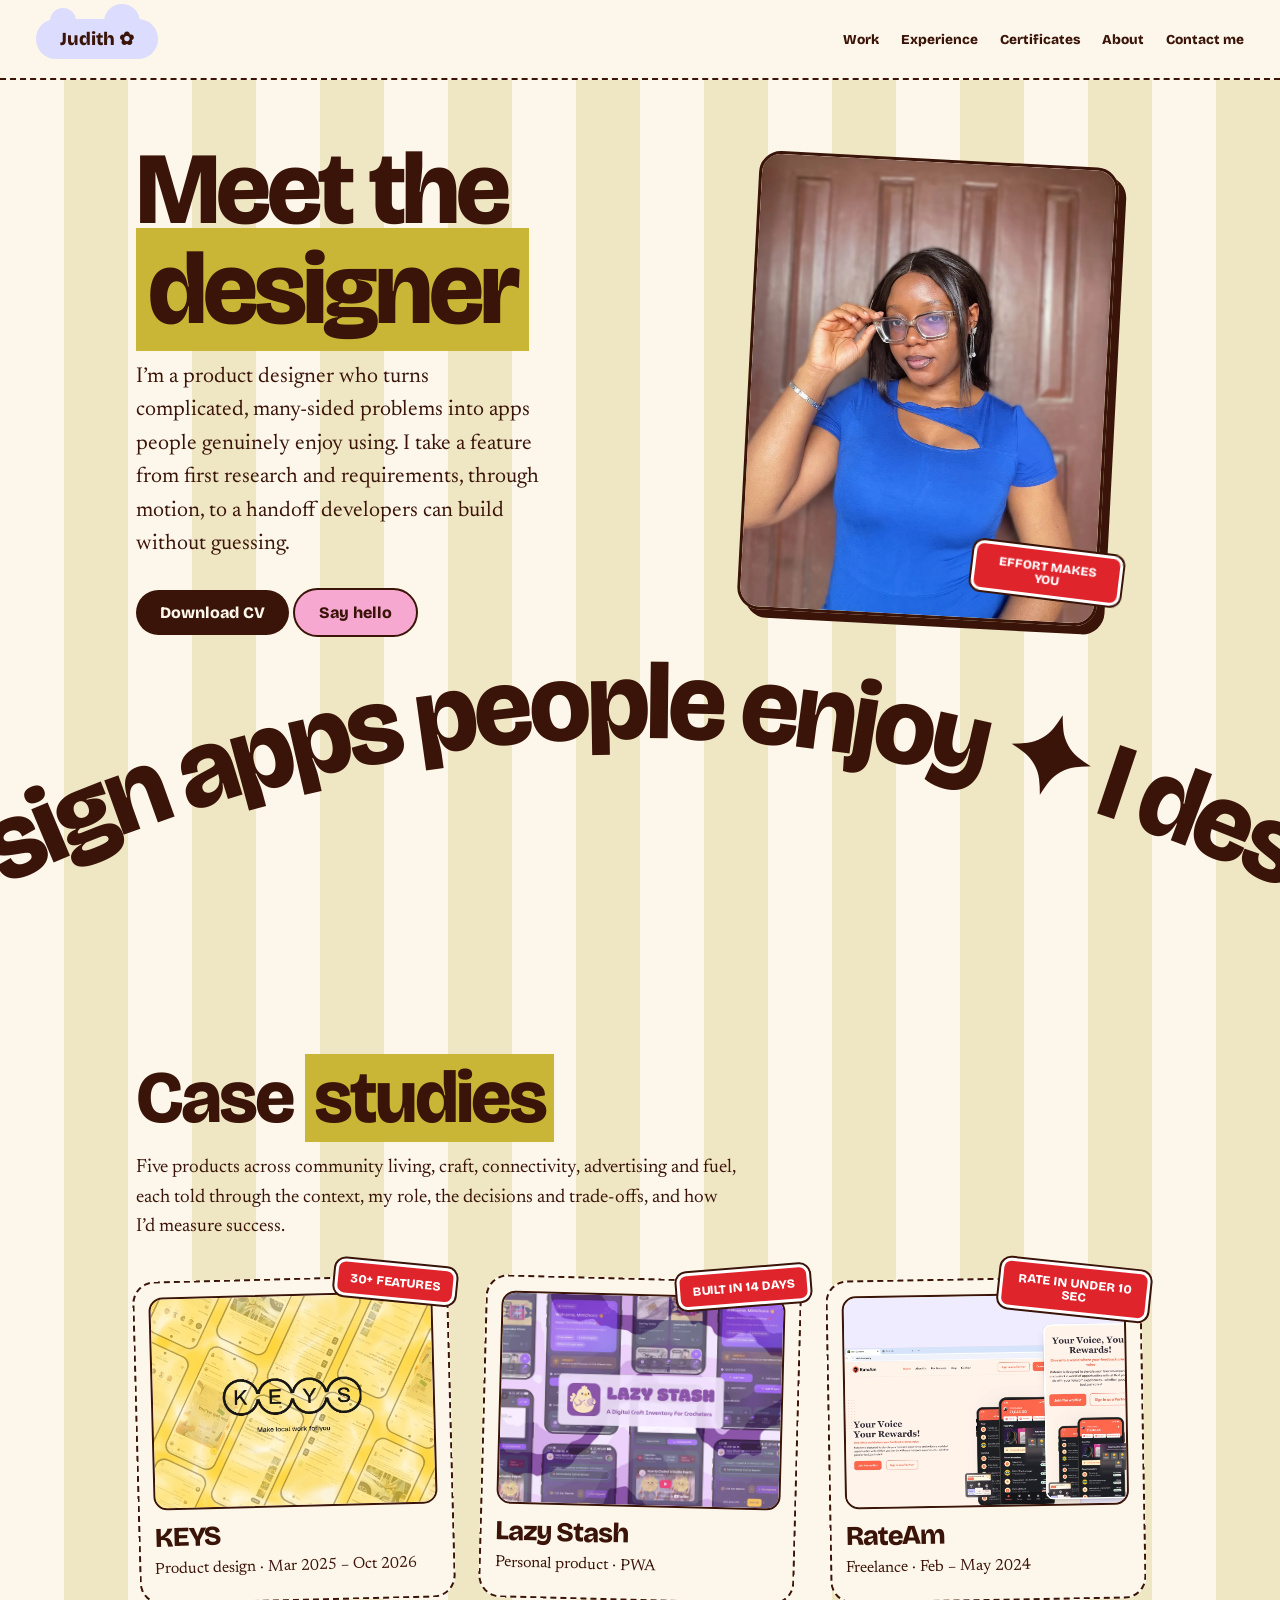
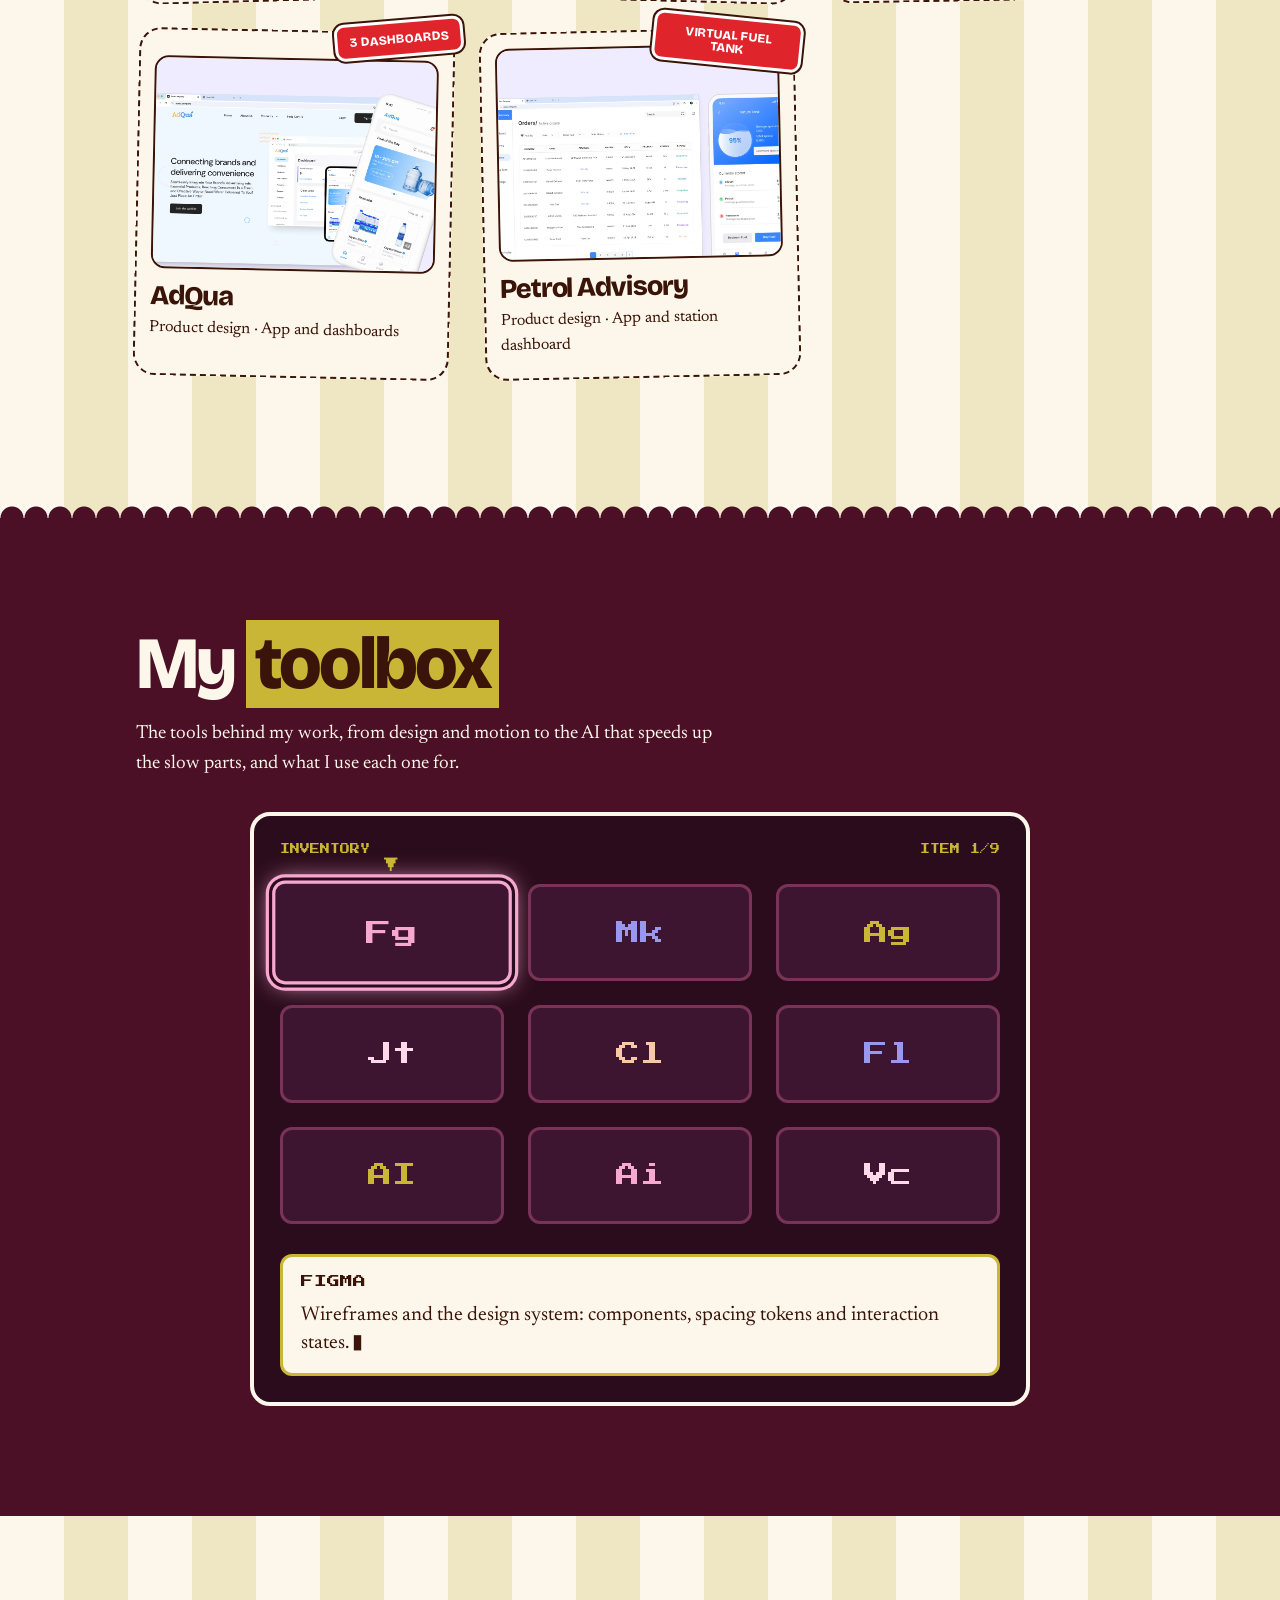
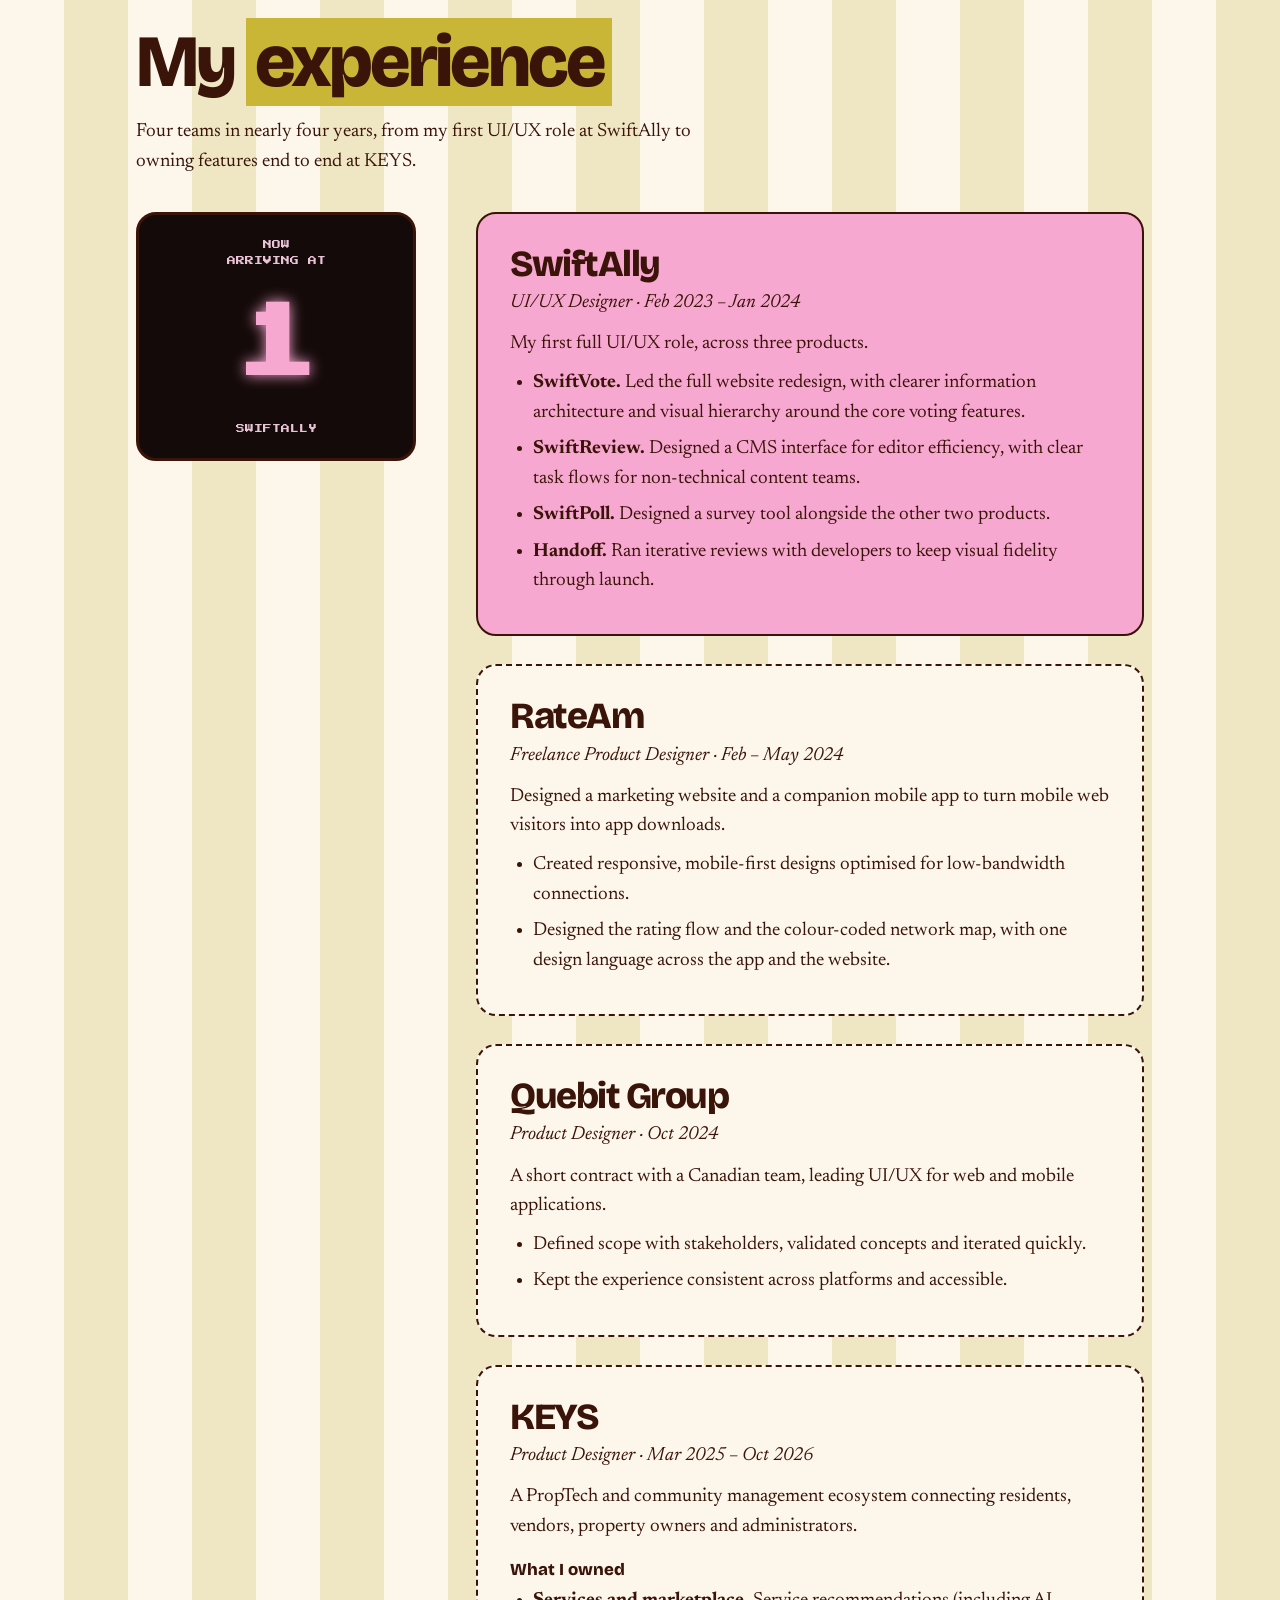
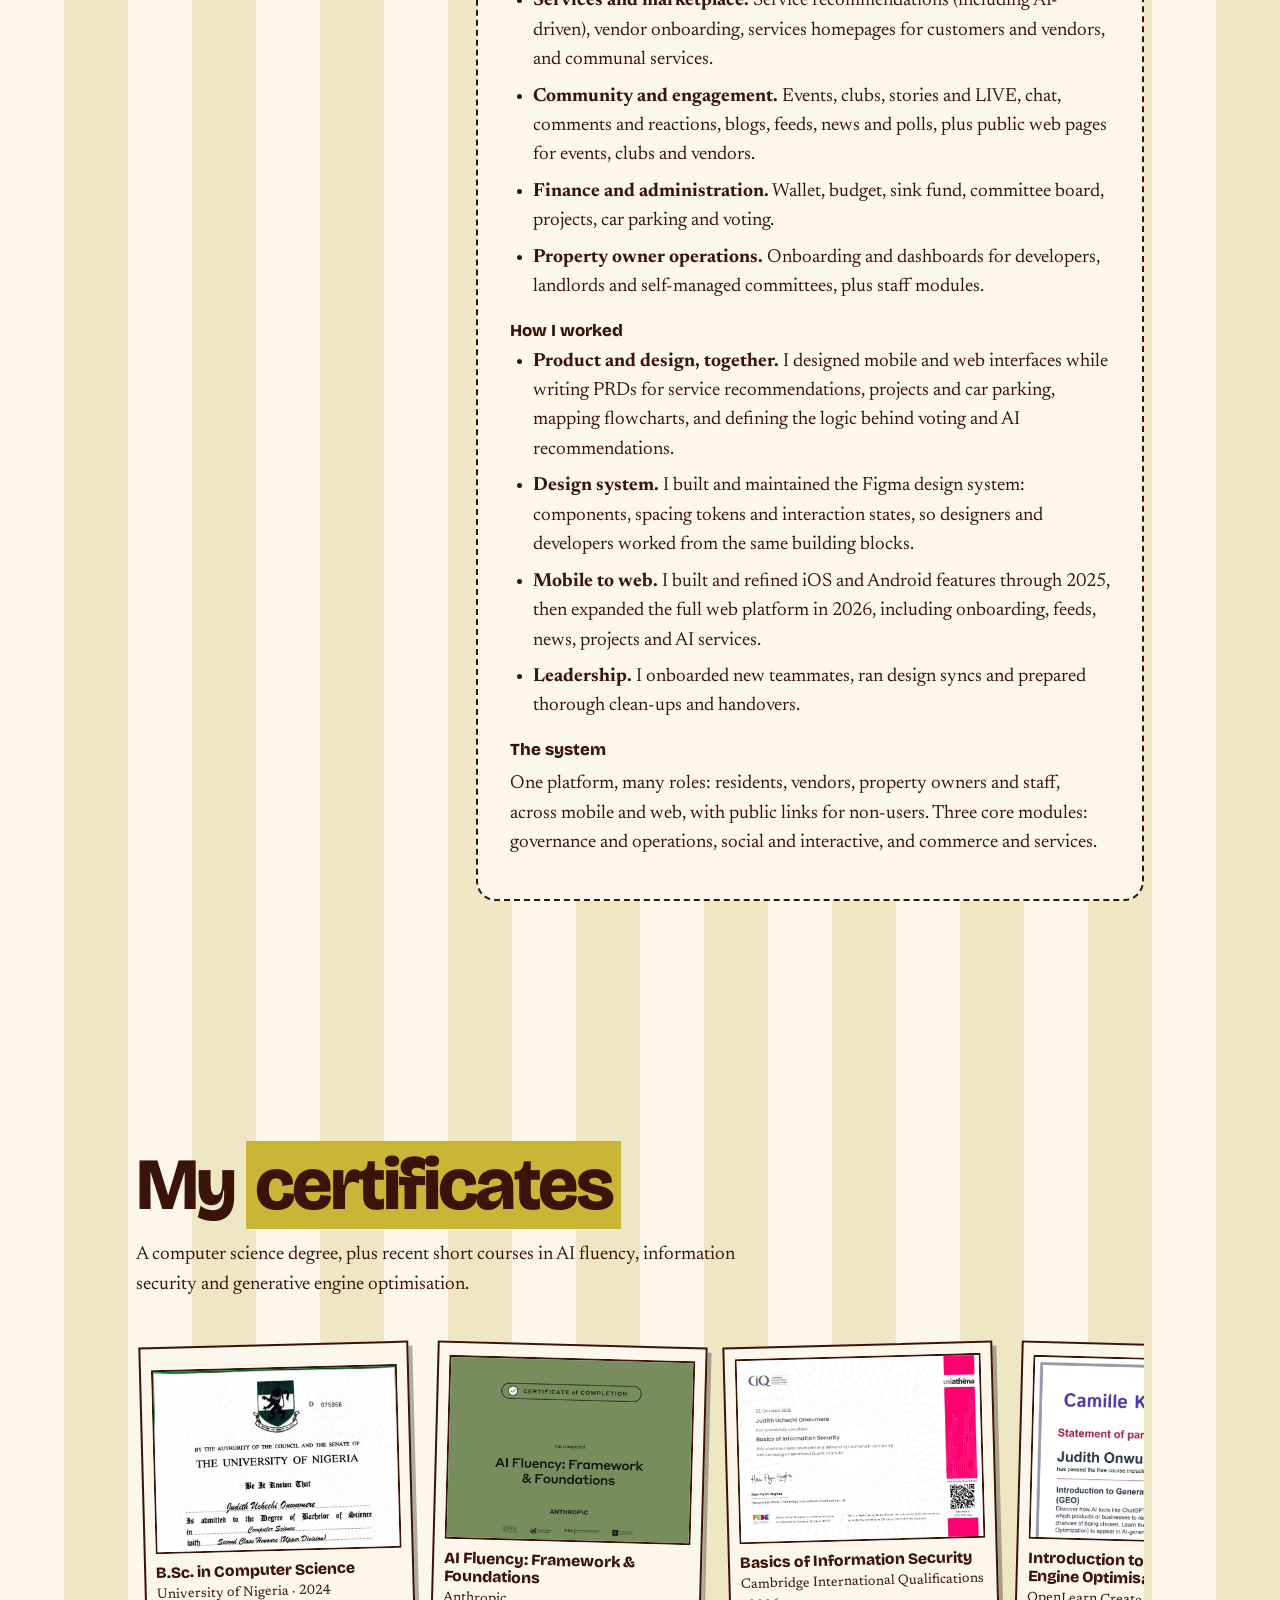
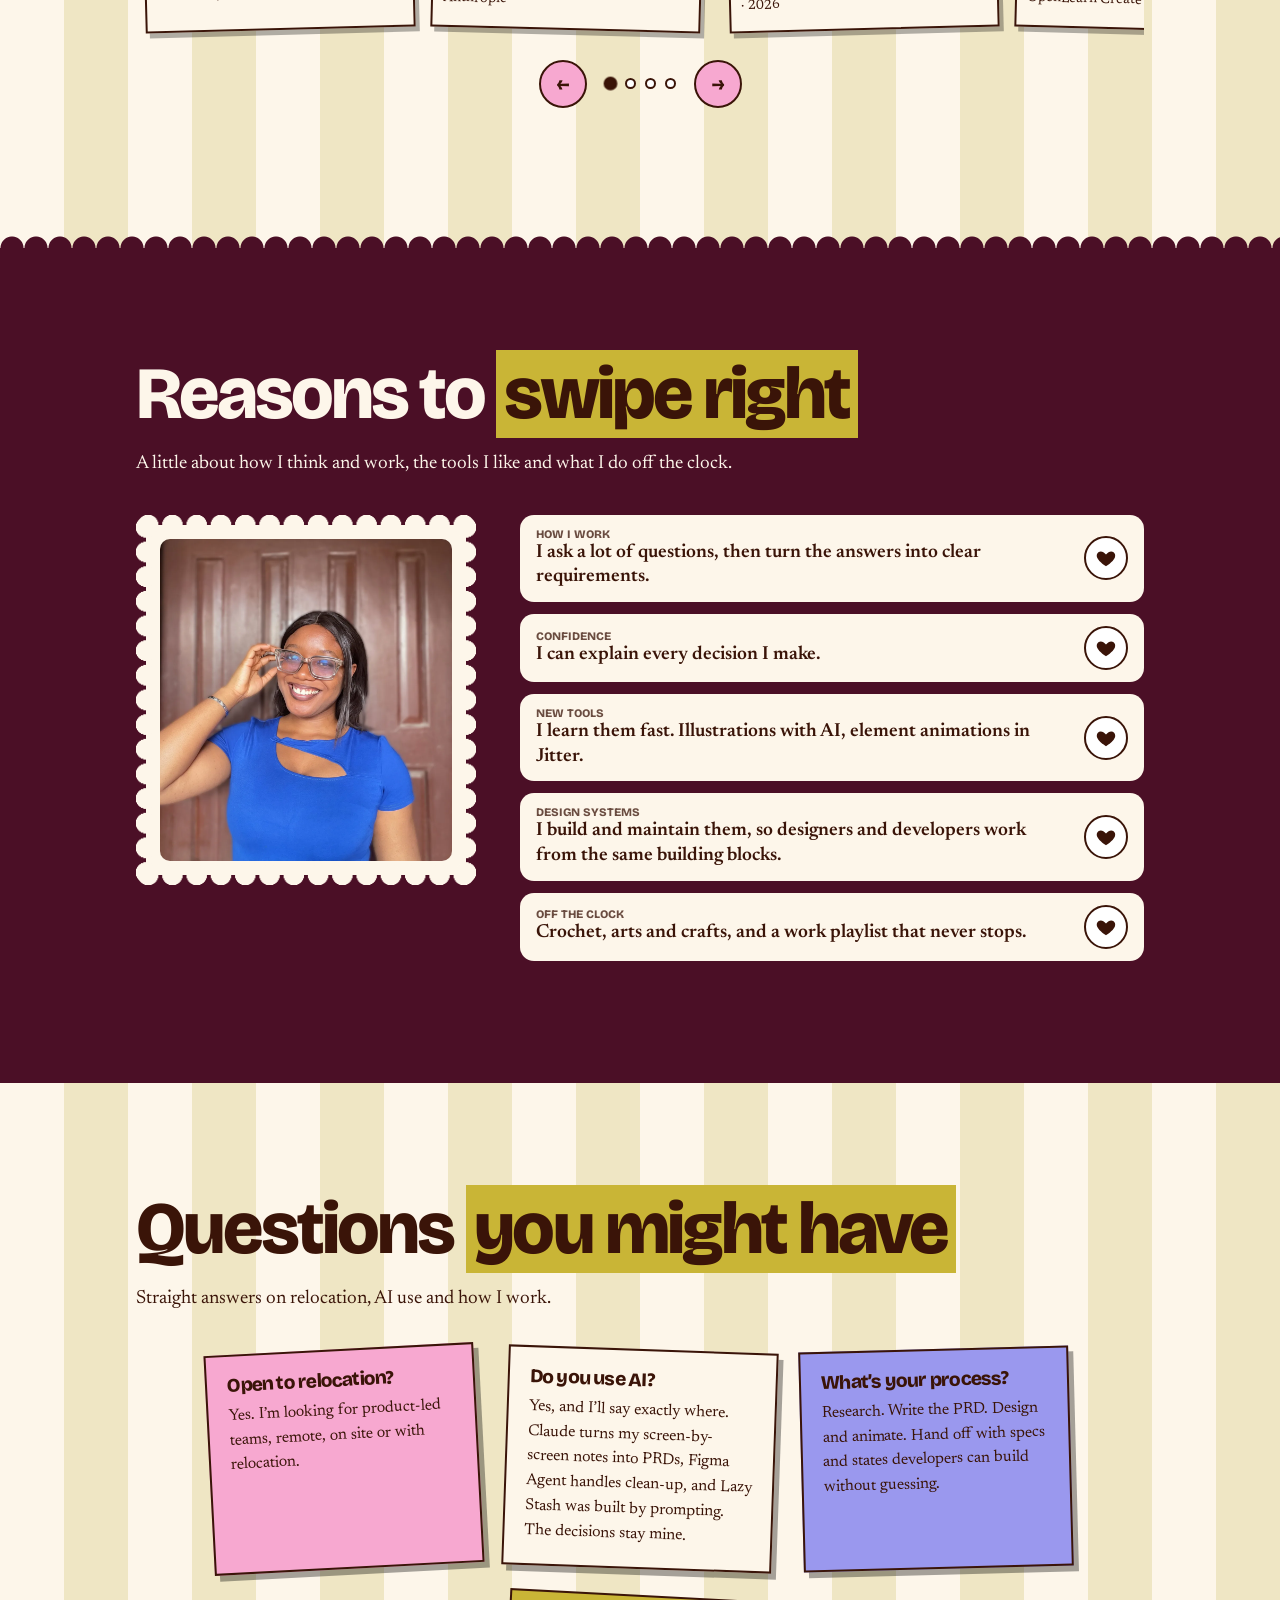
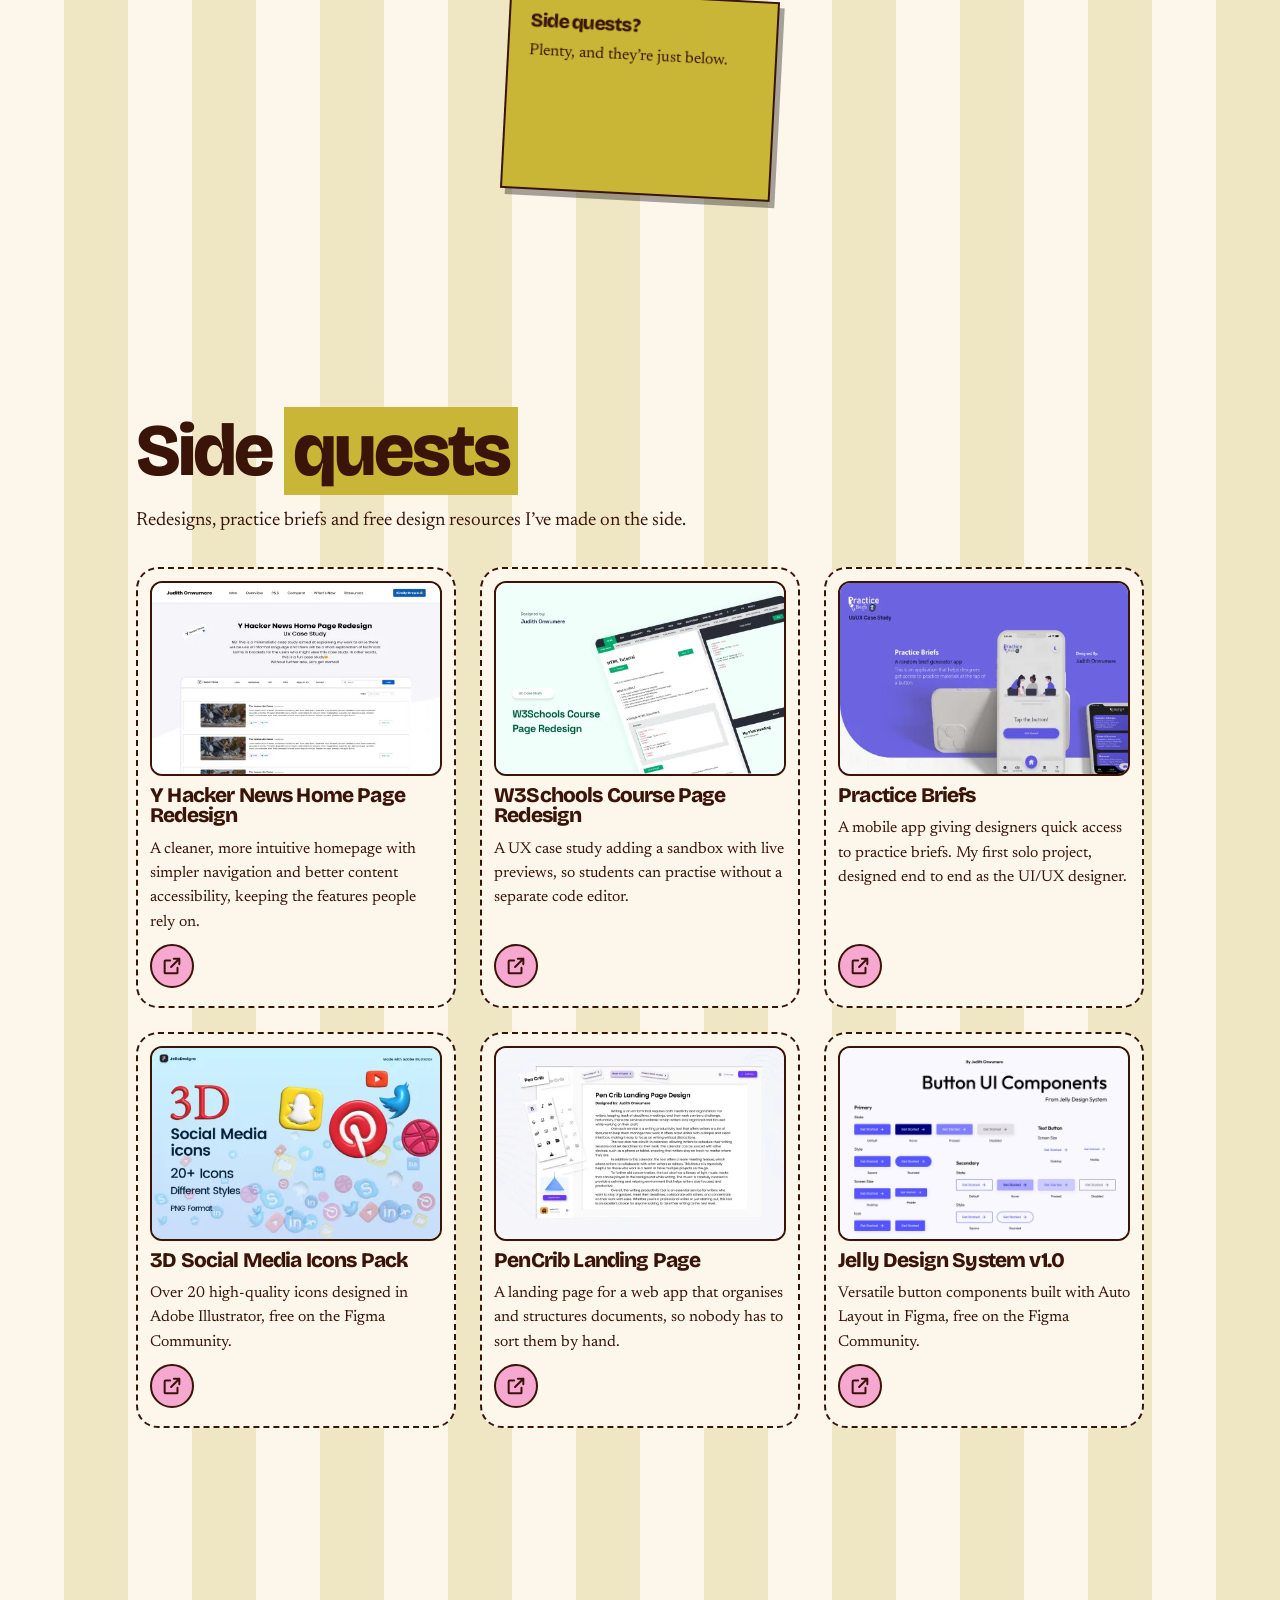
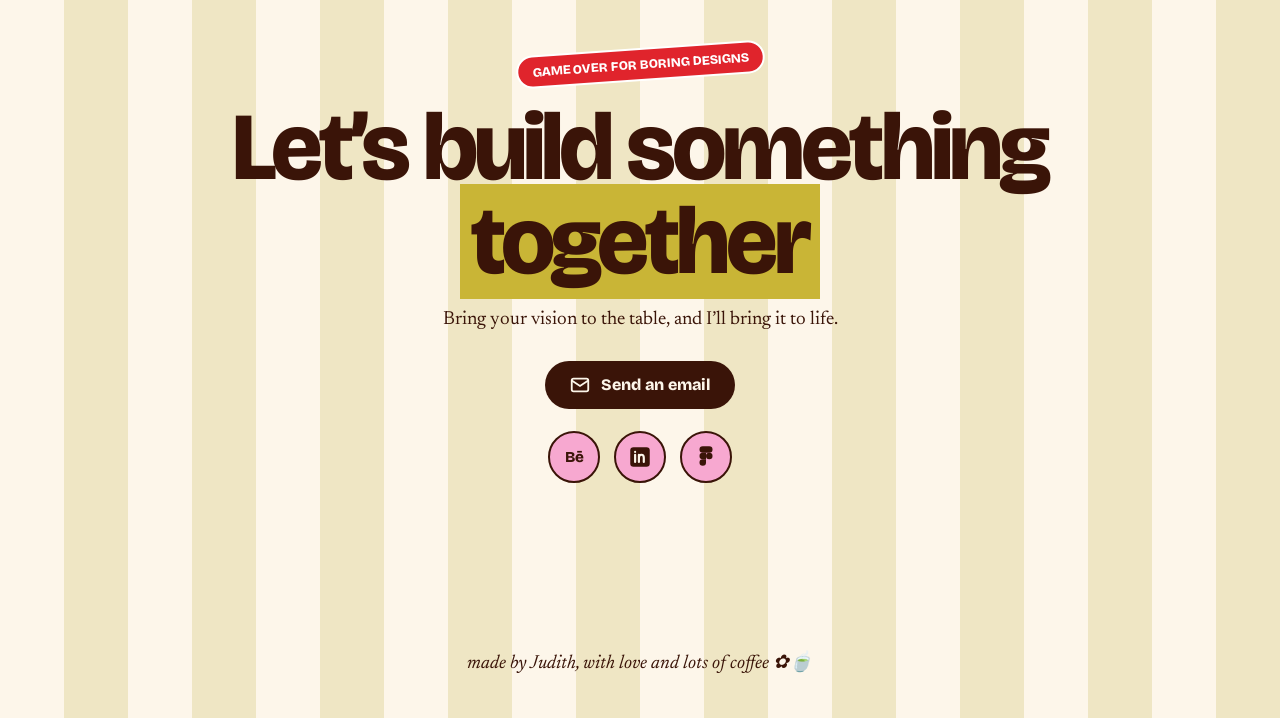
<file: judith-portfolio-site/index.html>
<!DOCTYPE html>
<html lang="en"><head><meta charset="utf-8">
<meta name="viewport" content="width=device-width, initial-scale=1, viewport-fit=cover">
<title>Judith Onwumere · Product Designer</title>
<meta name="description" content="Judith Onwumere is a product designer who turns complicated, many-sided problems into apps people enjoy using. Case studies, experience and tools.">
<meta name="theme-color" content="#fdf6ea">
<link rel="icon" href="favicon.svg" type="image/svg+xml">
<meta property="og:type" content="website"><meta property="og:title" content="Judith Onwumere · Product Designer"><meta property="og:description" content="Product designer turning complicated problems into apps people enjoy using."><meta property="og:image" content="https://judith-onwumere-v2.vercel.app/assets/img/og-image.jpg"><meta property="og:image:width" content="1200"><meta property="og:image:height" content="630"><meta name="twitter:card" content="summary_large_image"><meta name="twitter:image" content="https://judith-onwumere-v2.vercel.app/assets/img/og-image.jpg">
<link href="https://fonts.googleapis.com/css2?family=Bricolage+Grotesque:opsz,wght@12..96,400;12..96,800&family=Newsreader:ital,opsz,wght@0,6..72,400;0,6..72,600;1,6..72,400&family=Press+Start+2P&display=swap" rel="stylesheet">
<link rel="stylesheet" href="assets/css/style.css"></head><body>
<svg width="0" height="0" style="position:absolute" aria-hidden="true"><defs>
<symbol id="i-mail" viewBox="0 0 24 24"><rect x="3" y="5" width="18" height="14" rx="2" fill="none" stroke="currentColor" stroke-width="2"/><path d="M3 7l9 6 9-6" fill="none" stroke="currentColor" stroke-width="2"/></symbol>
<symbol id="i-dl" viewBox="0 0 24 24"><path d="M12 4v11m-5-5l5 5 5-5M5 20h14" fill="none" stroke="currentColor" stroke-width="2.2" stroke-linecap="round" stroke-linejoin="round"/></symbol>
<symbol id="i-ext" viewBox="0 0 24 24"><path d="M14 4h6v6M20 4l-9 9M18 14v5a1 1 0 01-1 1H5a1 1 0 01-1-1V7a1 1 0 011-1h5" fill="none" stroke="currentColor" stroke-width="2.2" stroke-linecap="round" stroke-linejoin="round"/></symbol>
<symbol id="i-in" viewBox="0 0 24 24"><rect x="3" y="3" width="18" height="18" rx="3" fill="currentColor"/><path d="M7.5 10v6.5M7.5 7.3v.1M11 16.5V10m0 2.6c0-1.6 1-2.700 2.400-2.700s2.100 1 2.100 2.700v3.900" fill="none" stroke="#fdf6ea" stroke-width="2" stroke-linecap="round"/></symbol>
<symbol id="i-be" viewBox="0 0 24 24"><text x="12" y="17" text-anchor="middle" font-family="Bricolage Grotesque,sans-serif" font-weight="800" font-size="14" fill="currentColor">Bē</text></symbol>
<symbol id="i-fg" viewBox="0 0 24 24"><g fill="currentColor"><path d="M9 2h3v6H9a3 3 0 010-6z"/><path d="M12 2h3a3 3 0 010 6h-3z"/><path d="M9 8h3v6H9a3 3 0 010-6z"/><circle cx="15" cy="11" r="3"/><path d="M9 14h3v3a3 3 0 11-3-3z"/></g></symbol>
<symbol id="i-ht" viewBox="0 0 24 24"><path fill="currentColor" d="M12 21s-7.500-4.600-9.600-9.300C1 8.400 3 5 6.300 5c2 0 3.700 1.100 5.700 3.300C14 6.100 15.700 5 17.700 5 21 5 23 8.400 21.600 11.700 19.500 16.400 12 21 12 21z"/></symbol>
</defs></svg>
<div id="intro"><canvas></canvas><div><h1>JUDITH.EXE</h1><div id="cd">3</div><p>TAP TO SKIP</p></div></div>
<nav id="nv"><a class="brand" id="brand" href="#top">Judith ✿</a><button id="bg" aria-label="Menu" aria-expanded="false"><i></i><i></i><i></i></button><div id="mn"><a href="#work">Work</a><a href="#experience">Experience</a><a href="#certs">Certificates</a><a href="#match">About</a><a href="#hello">Contact me</a></div></nav>

<header class="hero"><div class="wrap">
<div class="row"><div>
<h1 style="font-size:clamp(3rem,10vw,6.4rem)">Meet the <mark>designer</mark></h1>
<p class="lead" style="margin:20px 0 26px">I’m a product designer who turns complicated, many-sided problems into apps people genuinely enjoy using. I take a feature from first research and requirements, through motion, to a handoff developers can build without guessing.</p>
<a class="btn" href="https://drive.google.com/uc?export=download&id=1A3wY-a1-qHTSksrui2rUJGQMhQ7QmbQn">Download CV</a> <a class="btn alt" href="mailto:onwumerejudith@gmail.com" target="_blank" rel="noopener" data-mail="1">Say hello</a></div>
<div class="ph"><img src="assets/img/photo.webp" alt="Judith"><span class="stk" style="right:-14px;bottom:20px">Effort makes you</span></div></div>
<svg id="curve" viewBox="0 0 1200 330" role="img" aria-label="I design apps people enjoy"><path id="cp" d="M-200 270 Q600 -120 1400 270" fill="none"/><text><textPath id="tp" href="#cp" startOffset="0">I design apps people enjoy ✦ I design apps people enjoy ✦ I design apps people enjoy ✦ I design apps people enjoy ✦ I design apps people enjoy ✦ </textPath></text></svg>
</div></header>

<section id="work"><div class="wrap">
<h2>Case <mark>studies</mark></h2><p class="sm">Five products across community living, craft, connectivity, advertising and fuel, each told through the context, my role, the decisions and trade-offs, and how I’d measure success.</p>
<div class="grid" id="grid"></div></div></section>

<section class="mar" id="toolbox"><div class="wrap">
<h2>My <mark>toolbox</mark></h2><p class="sm">The tools behind my work, from design and motion to the AI that speeds up the slow parts, and what I use each one for.</p>
<div class="inv"><div class="invt"><span>INVENTORY</span><span id="ig">ITEM 1/9</span></div><div class="slots" id="slots"></div><div class="dlb"><b id="dn"></b><p id="dt"></p></div></div></div></section>

<section id="experience"><div class="wrap">
<h2>My <mark>experience</mark></h2><p class="sm">Four teams in nearly four years, from my first UI/UX role at SwiftAlly to owning features end to end at KEYS.</p>
<div class="el"><div class="panel" id="pnl"><div class="dl"></div><div class="dr"></div><small>NOW<br>ARRIVING AT</small><b id="fn">1</b><small id="fc">SWIFTALLY</small></div>
<div id="fls">
<div class="fl on" data-f="1" data-c="SWIFTALLY"><h3>SwiftAlly</h3><em>UI/UX Designer · Feb 2023 – Jan 2024</em><p>My first full UI/UX role, across three products.</p><ul><li><b>SwiftVote.</b> Led the full website redesign, with clearer information architecture and visual hierarchy around the core voting features.</li><li><b>SwiftReview.</b> Designed a CMS interface for editor efficiency, with clear task flows for non-technical content teams.</li><li><b>SwiftPoll.</b> Designed a survey tool alongside the other two products.</li><li><b>Handoff.</b> Ran iterative reviews with developers to keep visual fidelity through launch.</li></ul></div>
<div class="fl" data-f="2" data-c="RATEAM"><h3>RateAm</h3><em>Freelance Product Designer · Feb – May 2024</em><p>Designed a marketing website and a companion mobile app to turn mobile web visitors into app downloads.</p><ul><li>Created responsive, mobile-first designs optimised for low-bandwidth connections.</li><li>Designed the rating flow and the colour-coded network map, with one design language across the app and the website.</li></ul></div>
<div class="fl" data-f="3" data-c="QUEBIT"><h3>Quebit Group</h3><em>Product Designer · Oct 2024</em><p>A short contract with a Canadian team, leading UI/UX for web and mobile applications.</p><ul><li>Defined scope with stakeholders, validated concepts and iterated quickly.</li><li>Kept the experience consistent across platforms and accessible.</li></ul></div>
<div class="fl" data-f="4" data-c="KEYS"><h3>KEYS</h3><em>Product Designer · Mar 2025 – Oct 2026</em><p>A PropTech and community management ecosystem connecting residents, vendors, property owners and administrators.</p>
<h4>What I owned</h4><ul><li><b>Services and marketplace.</b> Service recommendations (including AI-driven), vendor onboarding, services homepages for customers and vendors, and communal services.</li><li><b>Community and engagement.</b> Events, clubs, stories and LIVE, chat, comments and reactions, blogs, feeds, news and polls, plus public web pages for events, clubs and vendors.</li><li><b>Finance and administration.</b> Wallet, budget, sink fund, committee board, projects, car parking and voting.</li><li><b>Property owner operations.</b> Onboarding and dashboards for developers, landlords and self-managed committees, plus staff modules.</li></ul>
<h4>How I worked</h4><ul><li><b>Product and design, together.</b> I designed mobile and web interfaces while writing PRDs for service recommendations, projects and car parking, mapping flowcharts, and defining the logic behind voting and AI recommendations.</li><li><b>Design system.</b> I built and maintained the Figma design system: components, spacing tokens and interaction states, so designers and developers worked from the same building blocks.</li><li><b>Mobile to web.</b> I built and refined iOS and Android features through 2025, then expanded the full web platform in 2026, including onboarding, feeds, news, projects and AI services.</li><li><b>Leadership.</b> I onboarded new teammates, ran design syncs and prepared thorough clean-ups and handovers.</li></ul>
<h4>The system</h4><p>One platform, many roles: residents, vendors, property owners and staff, across mobile and web, with public links for non-users. Three core modules: governance and operations, social and interactive, and commerce and services.</p></div>
</div></div></div></section>

<section id="certs"><div class="wrap">
<h2>My <mark>certificates</mark></h2><p class="sm">A computer science degree, plus recent short courses in AI fluency, information security and generative engine optimisation.</p>
<div class="car" id="car"></div><div class="cctl"><button class="cbn" id="cpv" aria-label="Previous">←</button><div class="cdt" id="cdt"></div><button class="cbn" id="cnx" aria-label="Next">→</button></div></div></section>

<section class="mar" id="match"><div class="wrap">
<h2>Reasons to <mark>swipe right</mark></h2><p class="sm">A little about how I think and work, the tools I like and what I do off the clock.</p>
<div class="pf"><div class="pic"><img src="assets/img/about.webp" alt="Judith"><div class="match" id="mt">IT’S A MATCH!</div></div>
<div id="ops">
<div class="op"><div><span>HOW I WORK</span><p>I ask a lot of questions, then turn the answers into clear requirements.</p></div><button class="lk" aria-label="like"><svg><use href="#i-ht"/></svg></button></div>
<div class="op"><div><span>CONFIDENCE</span><p>I can explain every decision I make.</p></div><button class="lk" aria-label="like"><svg><use href="#i-ht"/></svg></button></div>
<div class="op"><div><span>NEW TOOLS</span><p>I learn them fast. Illustrations with AI, element animations in Jitter.</p></div><button class="lk" aria-label="like"><svg><use href="#i-ht"/></svg></button></div>
<div class="op"><div><span>DESIGN SYSTEMS</span><p>I build and maintain them, so designers and developers work from the same building blocks.</p></div><button class="lk" aria-label="like"><svg><use href="#i-ht"/></svg></button></div>
<div class="op"><div><span>OFF THE CLOCK</span><p>Crochet, arts and crafts, and a work playlist that never stops.</p></div><button class="lk" aria-label="like"><svg><use href="#i-ht"/></svg></button></div>
</div></div></div></section>

<section><div class="wrap"><h2>Questions <mark>you might have</mark></h2><p class="sm">Straight answers on relocation, AI use and how I work.</p>
<div class="board">
<div class="note p" style="--r:-3deg"><h3>Open to relocation?</h3><p>Yes. I’m looking for product-led teams, remote, on site or with relocation.</p></div>
<div class="note" style="--r:2deg"><h3>Do you use AI?</h3><p>Yes, and I’ll say exactly where. Claude turns my screen-by-screen notes into PRDs, Figma Agent handles clean-up, and Lazy Stash was built by prompting. The decisions stay mine.</p></div>
<div class="note l" style="--r:-1.5deg"><h3>What’s your process?</h3><p>Research. Write the PRD. Design and animate. Hand off with specs and states developers can build without guessing.</p></div>
<div class="note o" style="--r:3deg"><h3>Side quests?</h3><p>Plenty, and they’re just below.</p></div>
</div></div></section>

<section><div class="wrap"><h2>Side <mark>quests</mark></h2><p class="sm">Redesigns, practice briefs and free design resources I’ve made on the side.</p><div class="sq" id="sq"></div></div></section>

<section class="end" id="hello"><div class="wrap">
<span class="pill" style="background:var(--red);color:#fff;border-color:#fff;--r:-4deg">GAME OVER FOR BORING DESIGNS</span>
<h2 style="margin-top:20px">Let’s build something <mark>together</mark></h2>
<p style="margin:16px auto;max-width:44ch">Bring your vision to the table, and I’ll bring it to life.</p>
<div class="links"><a class="btn" href="mailto:onwumerejudith@gmail.com" target="_blank" rel="noopener" data-mail="1" style="display:inline-flex;align-items:center;gap:10px"><svg width="22" height="22"><use href="#i-mail"/></svg>Send an email</a>
<div class="soc"><a class="ic" href="https://www.behance.net/onwumerejudith" aria-label="Behance" title="Behance"><svg><use href="#i-be"/></svg></a><a class="ic" href="https://www.linkedin.com/in/judithonwumere/" aria-label="LinkedIn" title="LinkedIn"><svg><use href="#i-in"/></svg></a><a class="ic" href="https://www.figma.com/@judith_onwumere" aria-label="Figma" title="Figma"><svg><use href="#i-fg"/></svg></a></div></div>
</div></section>
<footer>made by Judith, with love and lots of coffee ✿🍵</footer>
<div class="toast" id="toast"></div><dialog id="dlg"><div class="dg" id="dg"></div></dialog>
<div class="cs" id="cs"><div class="bar"><button class="btn alt" id="cb">← Back to home</button></div><iframe id="fr" title="Case study"></iframe></div>

<script src="assets/js/main.js"></script></body></html>
</file>
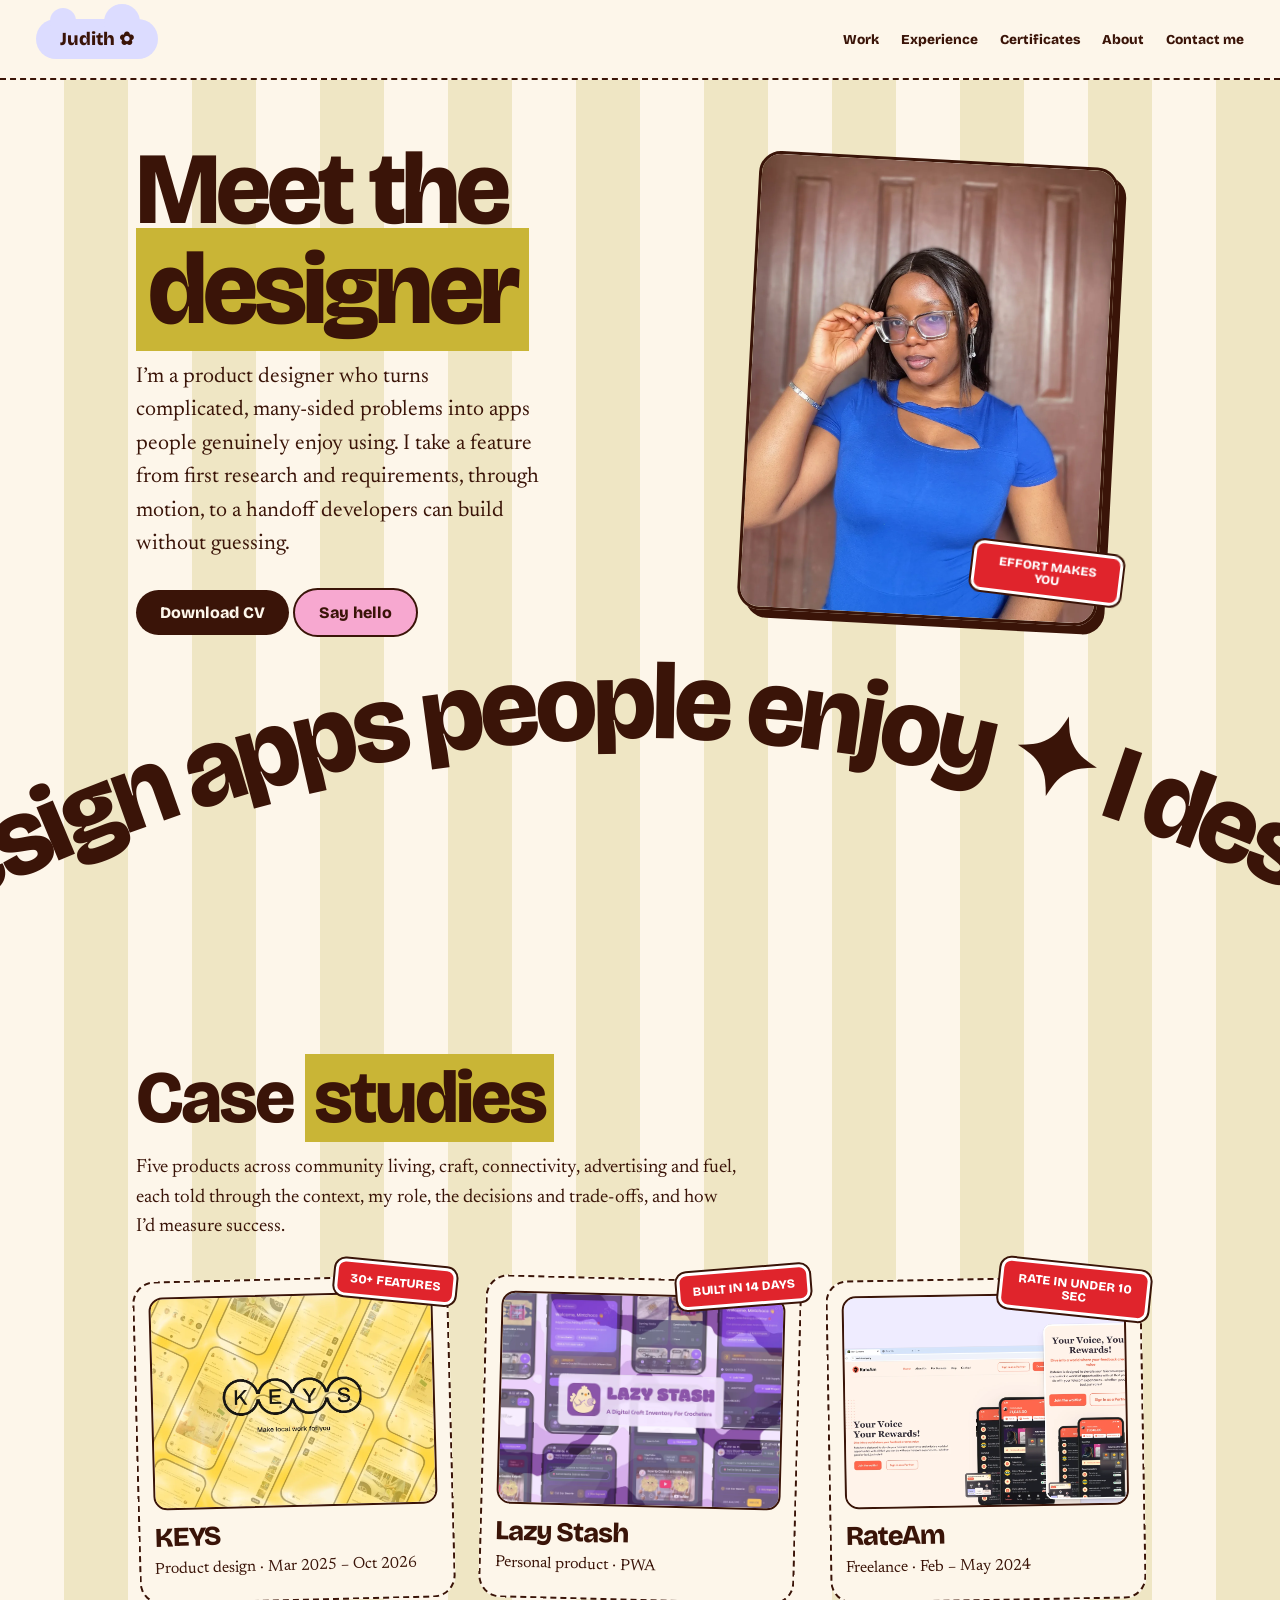
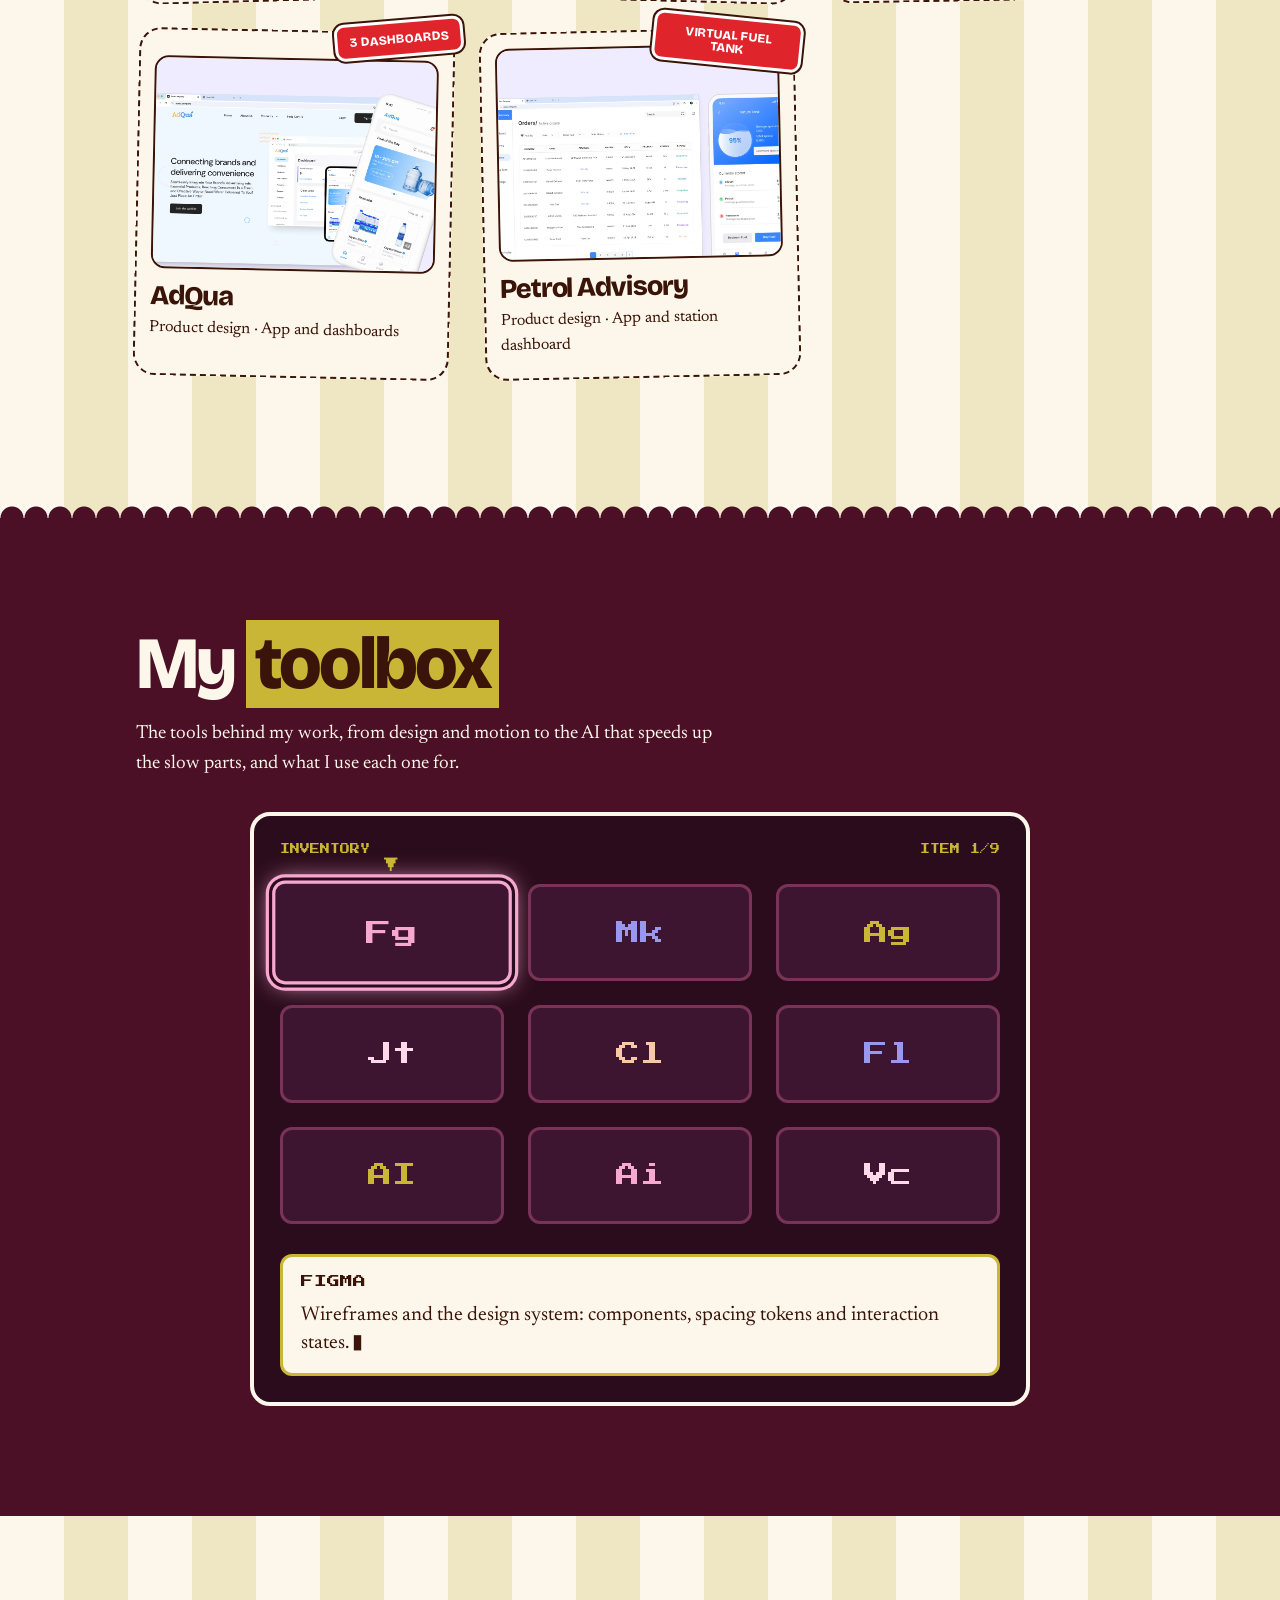
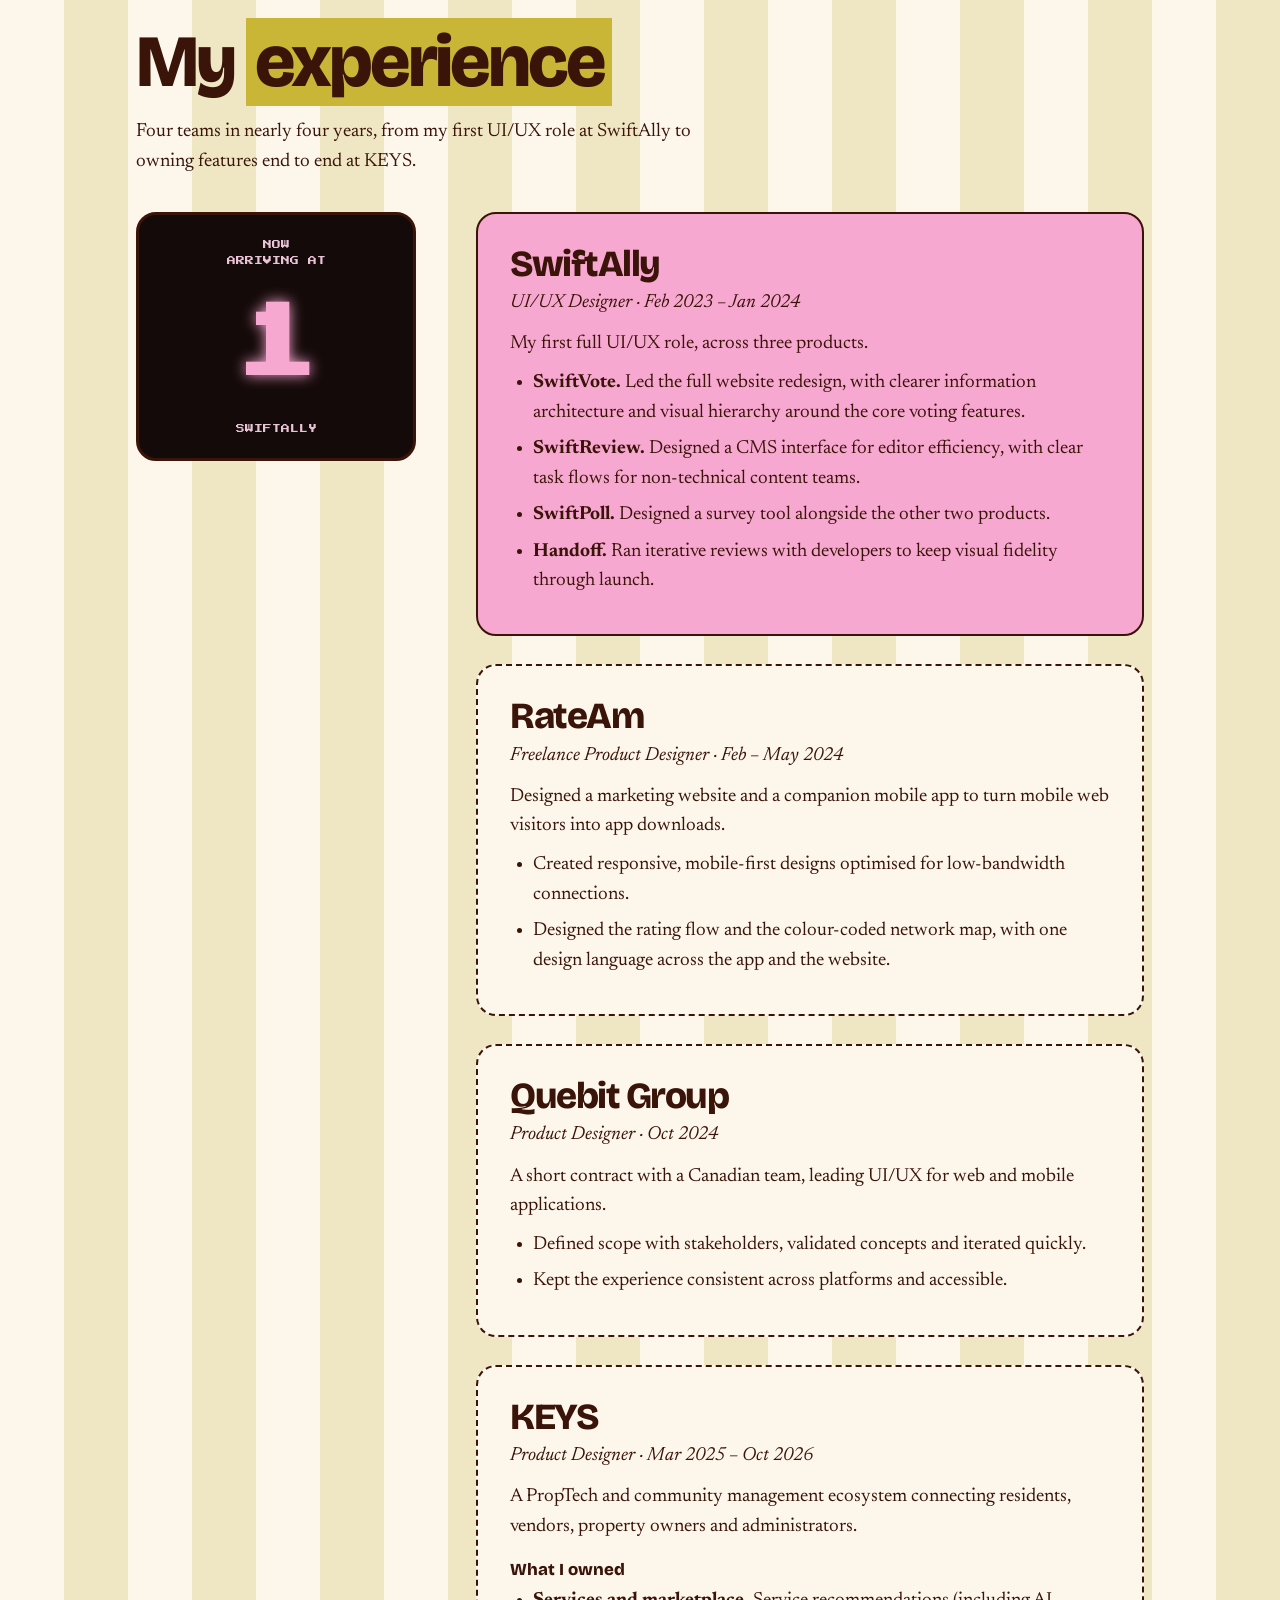
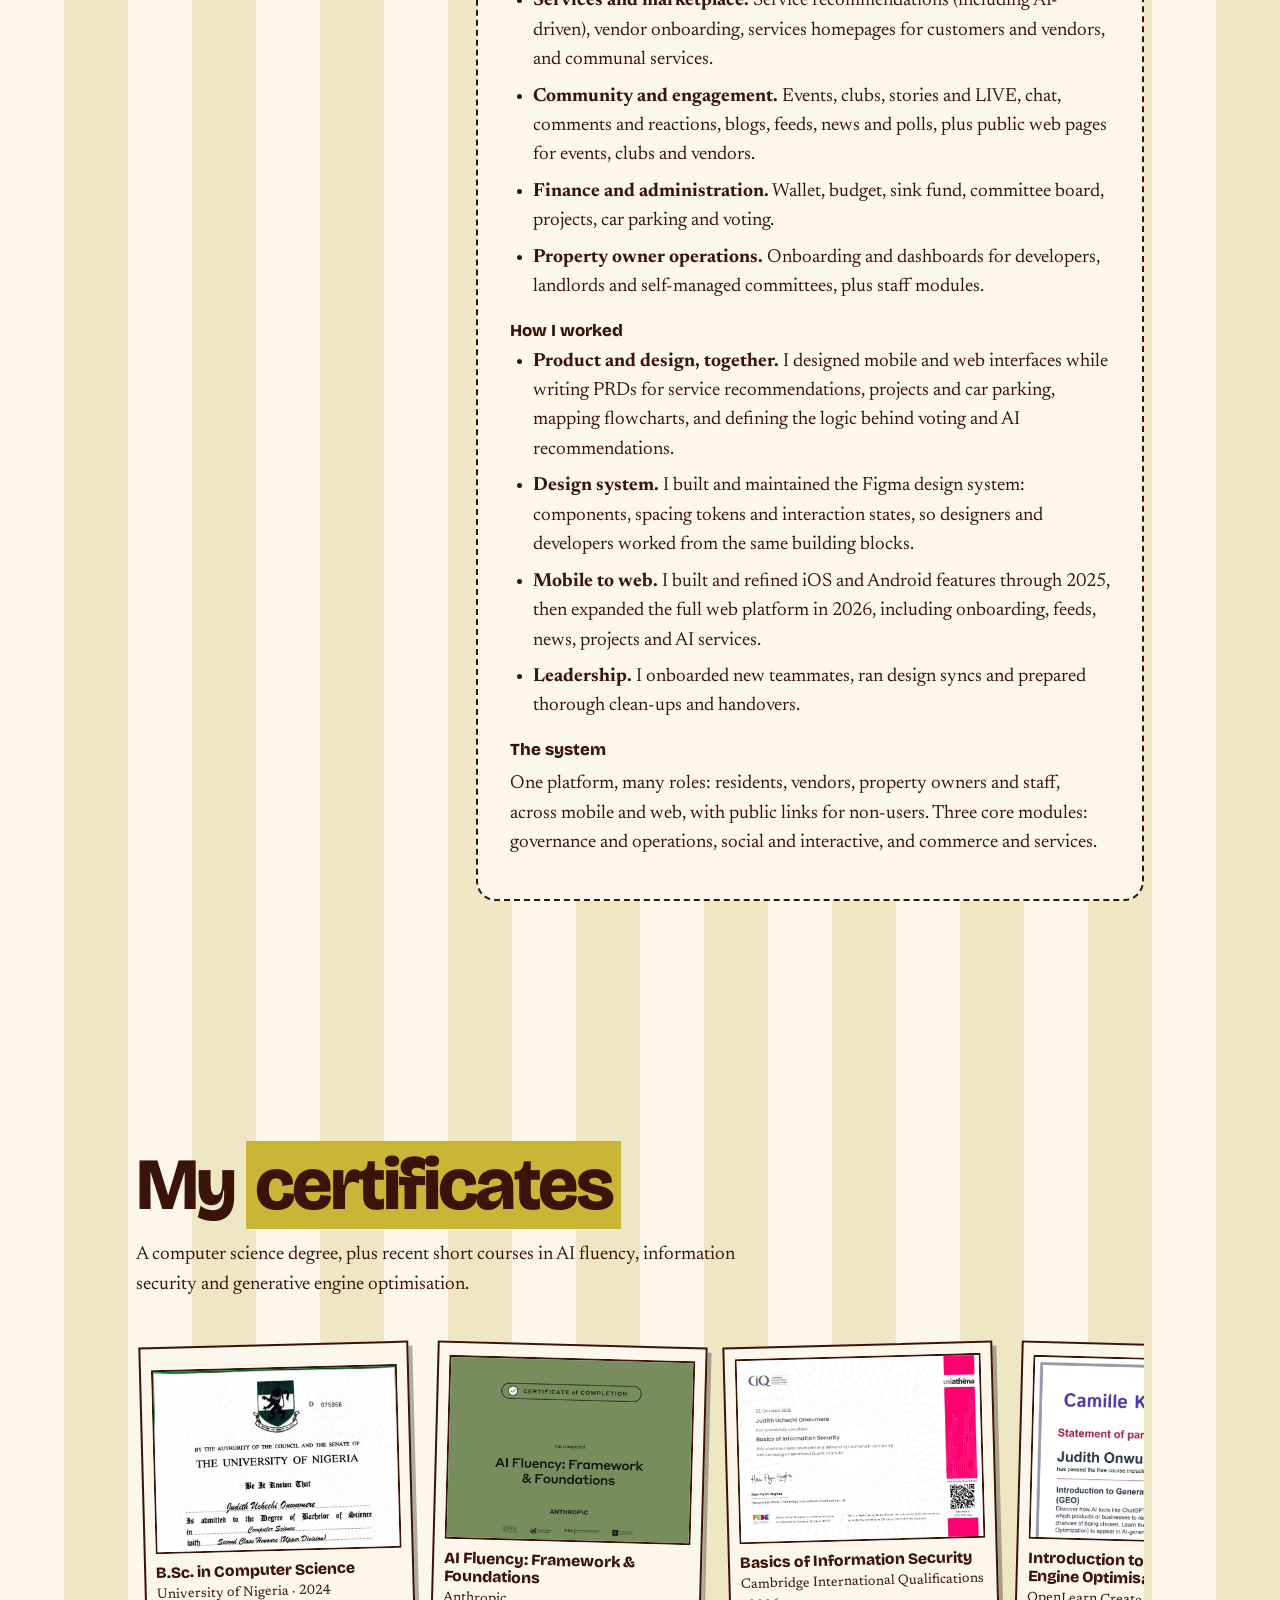
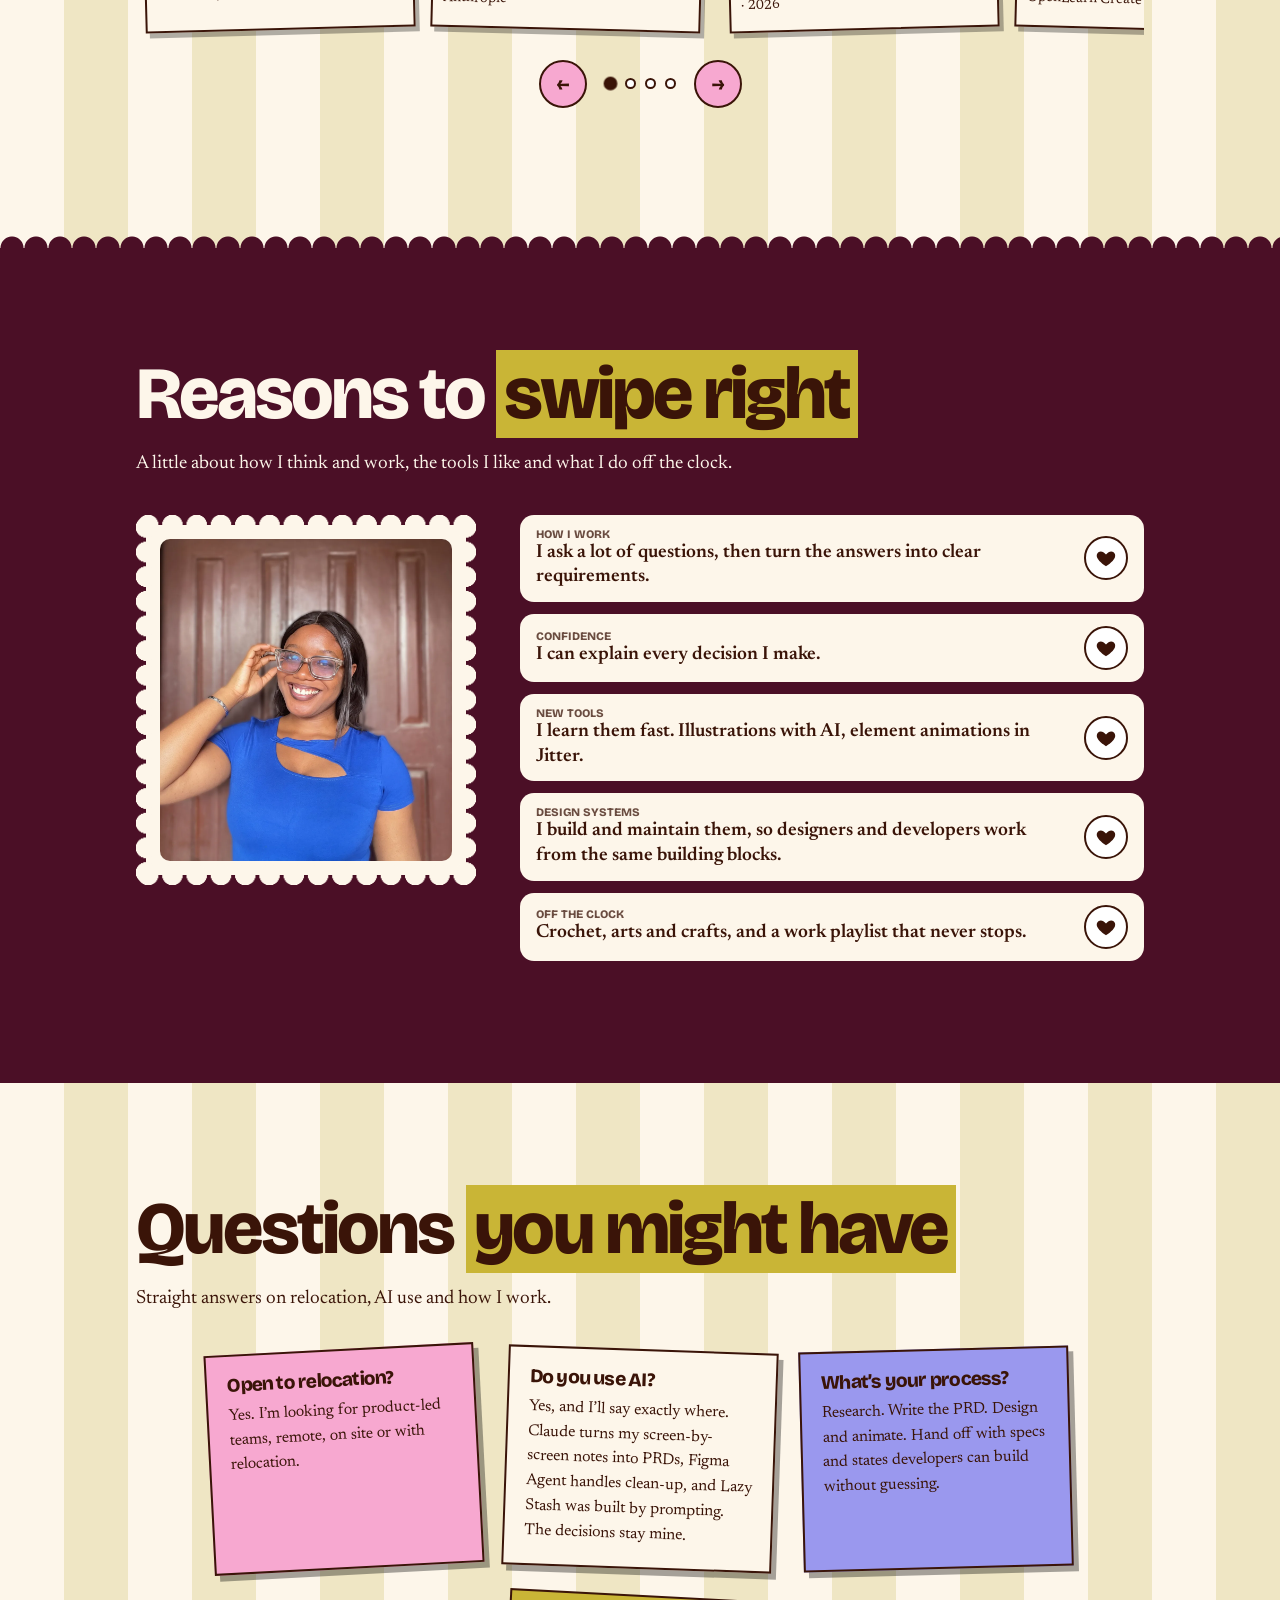
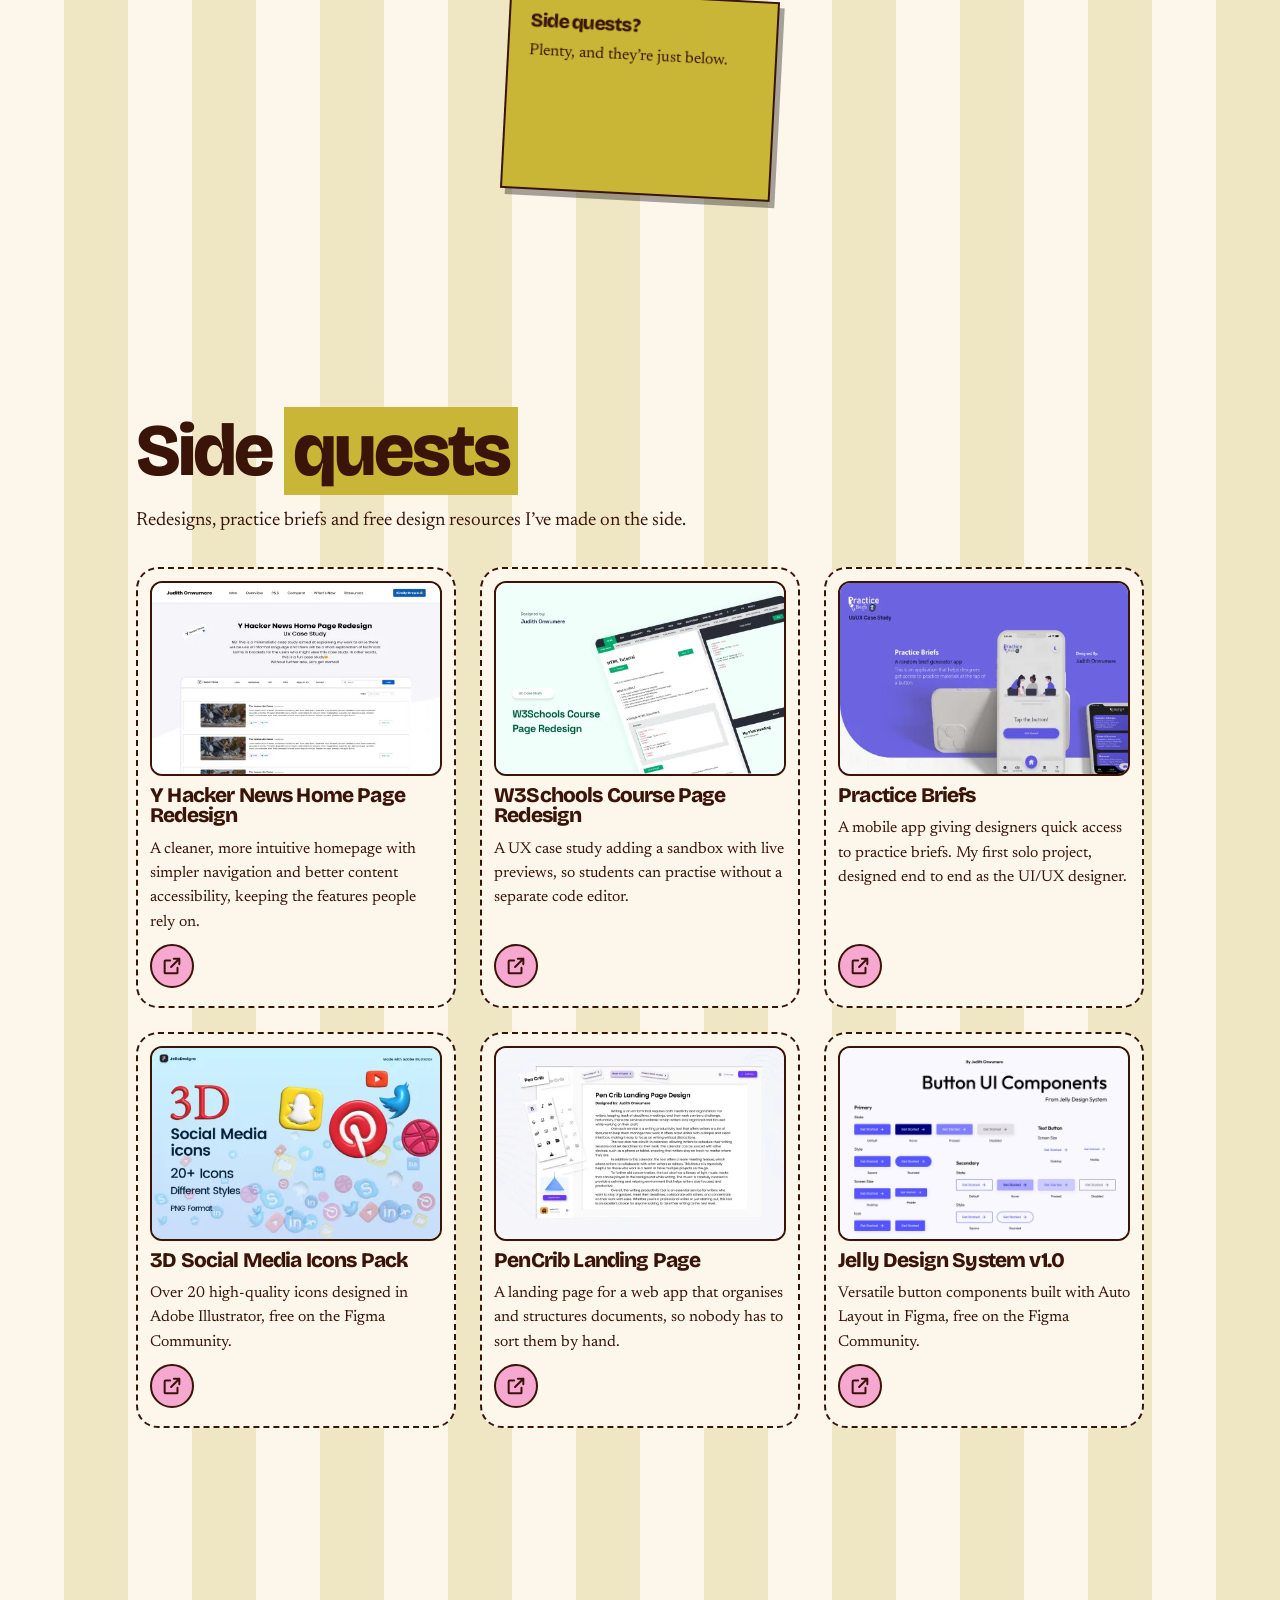
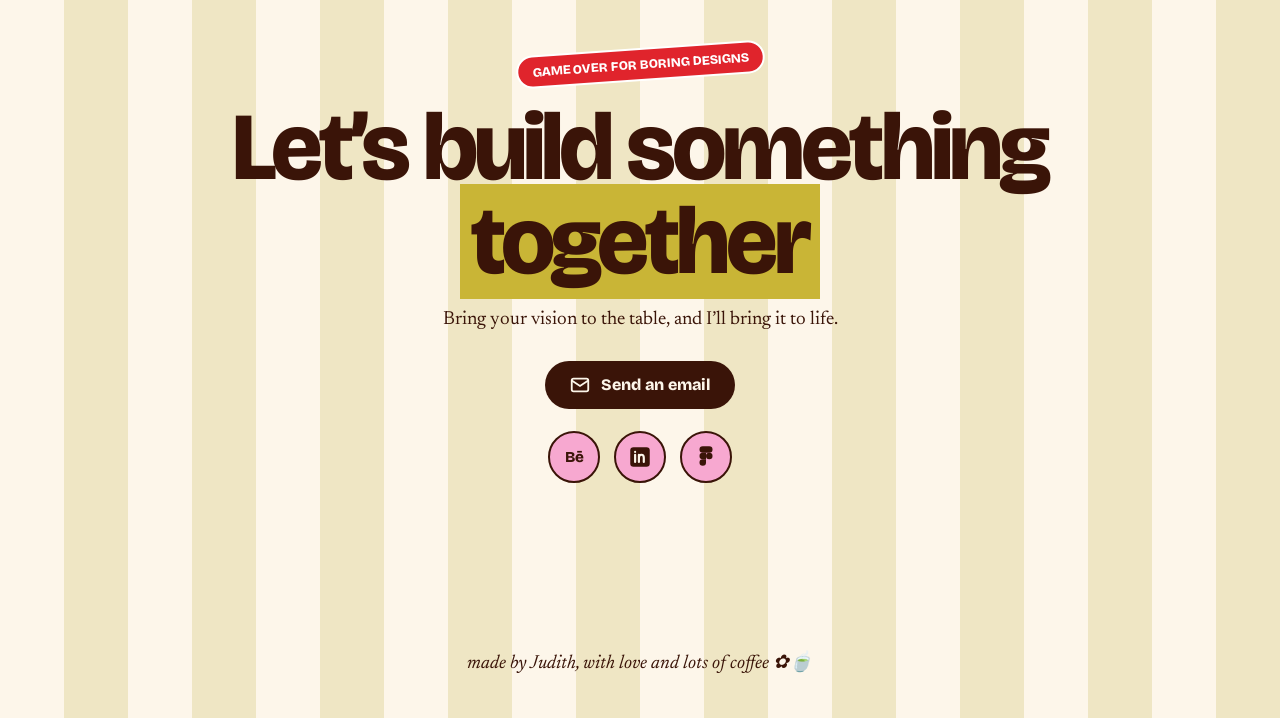
<file: judith-portfolio-site/case.html>
<!doctype html><html><head><meta charset=utf8><meta name=viewport content="width=device-width,initial-scale=1,viewport-fit=cover"><style>:root{color-scheme:light;box-sizing:border-box;padding-top:env(safe-area-inset-top,0px);padding-bottom:env(safe-area-inset-bottom,0px)}html{scroll-padding-top:env(safe-area-inset-top,0px)}body{margin:0;padding:0;font:14px -apple-system,BlinkMacSystemFont,sans-serif;background:#fff;color:#000}img{max-width:100%}[hidden]:not([hidden=until-found i]){display:none!important}.lsec{margin-top:clamp(48px,6vw,72px)}.lsec .txt>h2:first-child{margin-top:0}.lsec .txt h2{margin-bottom:18px}.lsec .txt p{margin:0 0 16px}.lsec .lsh{font-size:1.35rem;margin:0 0 14px}.lsx{height:clamp(34px,5vw,48px)}.lsx.s{height:22px}.case .cover{margin:0 0 32px}.case .kh{margin:0 0 30px}.case .kh .khg{gap:26px 36px}.case .kchips{margin:0 0 30px;gap:12px}.case .note{margin:0 0 4px}.lss{display:grid;gap:clamp(28px,4.5vw,56px);align-items:center}.lss .lsm{min-width:0}.lss .lsm .txt{max-width:none}.lss.t{grid-template-columns:minmax(0,5fr) minmax(0,7fr)}.lss.d{grid-template-columns:1fr;align-items:start;gap:clamp(22px,3vw,32px)}.lss.d .stgi{grid-template-columns:repeat(var(--n),minmax(0,300px));justify-content:center;gap:clamp(18px,4vw,48px)}.lss.d .stg .ph{max-width:300px}.stg{margin:0;background:#ebe3ff;border:3px solid var(--ink);border-radius:18px;padding:clamp(18px,3vw,30px);display:flex;flex-direction:column;justify-content:center;gap:20px;min-width:0}.stgi{display:grid;grid-template-columns:repeat(var(--n),minmax(0,1fr));gap:clamp(14px,2.4vw,26px);justify-items:center;align-items:center}.stgi.pdf{grid-template-columns:minmax(0,.85fr) minmax(0,1fr)}.stg .ph{display:flex;flex-direction:column;align-items:center;width:100%;max-width:240px}.stg .ph.dk{max-width:none}.stg .ph img{display:block;width:100%;height:auto;border:3px solid var(--ink);border-radius:14px;box-shadow:var(--sh);background:#1b1032}.stg figcaption{margin:0;font-weight:700;font-size:.92rem;text-align:center}.pill{display:inline-block;margin:0 0 10px;padding:3px 12px;border:2px solid var(--ink);border-radius:999px;background:#fff09e;font-weight:800;font-size:.74rem;text-transform:uppercase;letter-spacing:.05em}.dgc{width:100%;max-width:300px;background:#fff;border:3px solid var(--ink);border-radius:14px;box-shadow:var(--sh);padding:12px}.dgc svg{display:block;width:100%;height:auto;min-width:0}.lsd{display:grid;gap:clamp(40px,5vw,60px);margin-top:30px}.lsd .kd{margin:0}.lsec .kd h3{margin:12px 0 16px}.lsec .kd .kq{margin:0 0 22px}.lsec .kd .kdh{margin-bottom:14px}.lsec .kd .kopts{gap:20px;margin:0 0 28px}.lsec .kd .kdp p{margin:0 0 14px}.lsec .kopts{gap:20px}.lsec .kt{margin:26px 0 0}.kv svg.vm{display:none}.stg .dgc svg.vm{display:block}.lss.t.fit{grid-template-columns:minmax(0,420px) auto;justify-content:space-between}.lss.t.fit .stgi{grid-template-columns:repeat(var(--n),auto)}.lss.t.fit .stg .ph{width:auto;max-width:none}.lss.t.fit .stg .ph img{height:var(--ph);width:auto;max-width:none}.lss.t.fit .stg .dgc{width:auto;max-width:none}.lss.t.fit .stg .dgc svg{height:var(--ph);width:auto;max-width:none}@media(max-width:1020px){.lss.t,.lss.d,.lss.d.n1{grid-template-columns:1fr}.lss.d{align-items:center}.stg .ph{max-width:220px}.stg .ph.dk{max-width:none}}@media(max-width:700px){.stgi.g4{grid-template-columns:repeat(2,minmax(0,1fr))}.stgi.g2{grid-template-columns:1fr}.stgi.pdf{grid-template-columns:1fr}.stg .ph{max-width:230px}.kv svg.vd{display:none}.kv svg.vm{display:block;min-width:0;max-width:400px}}
.dg{margin:34px 0;background:#fff;border:3px solid var(--ink);border-radius:16px;box-shadow:var(--sh);padding:clamp(18px,3vw,28px)}.dg figcaption{display:flex;justify-content:space-between;align-items:center;gap:12px;flex-wrap:wrap;margin:22px 0 0;font-weight:700;font-size:.95rem}.dgt{border:2px dashed var(--ink);background:#fff09e;border-radius:999px;padding:2px 12px;font-size:.7rem;font-weight:800;text-transform:uppercase;letter-spacing:.05em;white-space:nowrap}.dg h4{margin:0 0 14px;font-size:1.05rem}.cmp{display:grid;grid-template-columns:1fr 1fr;gap:20px}.cmpc{border:3px solid var(--ink);border-radius:14px;padding:18px}.cmpc.a{background:#fff6c2}.cmpc.b{background:#daf8e8}.cmpc h4{margin:0 0 16px}.stp{background:#fff;border:2px solid var(--ink);border-radius:12px;padding:10px 14px;font-weight:700;line-height:1.35;position:relative}.stp small{display:block;font-weight:500;margin-top:3px;opacity:.85}.stack .stp+.stp{margin-top:26px}.stack .stp+.stp::before{content:'↓';position:absolute;left:50%;top:-24px;transform:translateX(-50%);font-weight:900}.hflow>div{position:relative}.hflow>div+div::before{content:'→';position:absolute;left:-26px;top:50%;transform:translateY(-50%);font-weight:900}.hflow{display:grid;grid-template-columns:repeat(var(--n),minmax(0,1fr));gap:34px}.hflow>.stp+.stp::before{content:'→';position:absolute;left:-26px;top:50%;transform:translateY(-50%);font-weight:900}.tlb{margin:0 0 18px;padding:8px 18px;border:3px solid var(--ink);border-radius:999px;background:#b5f0d0;text-align:center;font-weight:800}.brow{margin:0 0 20px}.brow>div:first-child{display:flex;justify-content:space-between;gap:14px;font-weight:700;margin:0 0 7px}.btrack{height:28px;background:#f1f1f1;border:2px solid var(--ink);border-radius:999px;overflow:hidden}.bfill{height:100%;border-right:2px solid var(--ink)}.bsplit{display:grid;grid-template-columns:1fr 1fr;gap:16px}.bsplit span{display:block;font-weight:700;font-size:.85rem;margin:0 0 5px}.call{margin-top:8px;display:flex;gap:16px;align-items:center;border:2px dashed var(--ink);border-radius:12px;padding:12px 16px;background:#fff6c2;font-weight:600}.call strong{font-size:1.5rem;white-space:nowrap}.cols3{display:grid;grid-template-columns:repeat(3,minmax(0,1fr));gap:18px}.cc{border:3px solid var(--ink);border-radius:14px;overflow:hidden;background:#fff}.cc h4{margin:0;padding:10px 14px;border-bottom:3px solid var(--ink);font-size:1rem}.cc ul{margin:0;padding:14px 14px 6px 32px}.cc li{margin:0 0 8px}.mp{display:grid;grid-template-columns:repeat(10,1fr);gap:5px}.mp i{aspect-ratio:1.6;border-radius:8px;border:2px solid var(--ink)}.mp .g{background:#7fe0a8}.mp .y{background:#ffe066}.mp .r{background:#ff8fa3}.lg{display:flex;gap:20px;flex-wrap:wrap;margin-top:16px;font-weight:700}.lg span::before{content:'';display:inline-block;width:14px;height:14px;border-radius:4px;border:2px solid var(--ink);margin-right:8px;vertical-align:-2px}.lg .g::before{background:#7fe0a8}.lg .y::before{background:#ffe066}.lg .r::before{background:#ff8fa3}.bw{border:3px solid var(--ink);border-radius:12px;overflow:hidden;background:#fff}.bwh{display:flex;gap:7px;padding:9px 12px;background:#f1f1f1;border-bottom:3px solid var(--ink)}.bwh i{width:12px;height:12px;border-radius:50%;border:2px solid var(--ink);background:#fff09e}.bwb{padding:clamp(16px,3vw,28px)}.bl{height:14px;border-radius:7px;background:#d9d9d9;margin:0 0 10px}.bl.w60{width:60%;height:20px;background:#bdbdbd}.bl.w40{width:40%}.bbtn{display:inline-block;margin:8px 0 22px;padding:8px 18px;border:3px solid var(--ink);border-radius:999px;background:#ffb3d1;font-weight:800}.bt{display:flex;gap:10px;flex-wrap:wrap;margin:0 0 14px}.bt span{padding:5px 14px;border:2px solid var(--ink);border-radius:999px;font-weight:700;background:#fff}.bt .on{background:#b5f0d0}.bpanel{display:grid;grid-template-columns:repeat(3,1fr);gap:12px}.bpanel div{height:90px;border:2px solid var(--ink);border-radius:10px;background:#ebe3ff}.ecom{display:none}.ecom .stp{margin:0 0 10px}@media(max-width:700px){.cmp,.cols3{grid-template-columns:1fr}.hflow{grid-template-columns:1fr;gap:28px}.hflow>.stp+.stp::before,.hflow>div+div::before{content:'↓';left:50%;top:-26px;transform:translateX(-50%)}.ecod{display:none}.ecom{display:block}.bpanel div{height:60px}.call{flex-direction:column;align-items:flex-start;gap:4px}}
</style></head><body>
<!DOCTYPE html>
<html lang="en-GB">
<head>
<meta charset="utf-8">
<meta name="viewport" content="width=device-width, initial-scale=1, viewport-fit=cover">
<title>Case study · Judith Onwumere · Judith Onwumere – Product Designer</title>
<link rel="preconnect" href="https://fonts.googleapis.com">

<style>
:root{color-scheme:light;--bg:#fffaf3;--ink:#1b1b1b;--card:#fff;--pink:#ffb3d1;--lilac:#d4c2ff;--mint:#b5f0d0;--butter:#fff09e;--peach:#ffd0aa;--sh:6px 6px 0 var(--ink);
box-sizing:border-box;padding-top:env(safe-area-inset-top,0px);padding-bottom:env(safe-area-inset-bottom,0px)}
html{scroll-padding-top:calc(env(safe-area-inset-top,0px) + 70px);scroll-behavior:smooth}
*{box-sizing:border-box}
[hidden]{display:none!important}
body{margin:0;background:var(--bg);color:var(--ink);font-family:'Bricolage Grotesque',system-ui,-apple-system,'Segoe UI',sans-serif;font-size:18px;line-height:1.55;overflow-x:hidden;background-image:radial-gradient(circle,rgba(27,27,27,.13) 1.5px,transparent 1.6px);background-size:26px 26px}
body::before{content:"";position:fixed;inset:0 0 auto;height:env(safe-area-inset-top,0px);background:var(--butter);z-index:31}
a{color:inherit}
img{max-width:100%;display:block}
:focus-visible{outline:4px solid #7a5cff;outline-offset:3px}
.wrap{max-width:1120px;margin:0 auto;padding:0 20px}
section{padding:72px 0}
h1,h2,h3{line-height:1.02;margin:0;font-weight:800;letter-spacing:-.03em}
h2{font-size:clamp(2rem,6vw,3.6rem);margin-bottom:26px}
.box{background:var(--card);border:3px solid var(--ink);border-radius:14px;box-shadow:var(--sh);color:var(--ink)}
.btn{display:inline-block;font:800 1.05rem 'Bricolage Grotesque',sans-serif;background:var(--pink);color:#1b1b1b;border:3px solid var(--ink);border-radius:12px;padding:12px 24px;box-shadow:var(--sh);cursor:pointer;text-decoration:none;transition:transform .12s,box-shadow .12s;text-align:center}
.btn:hover{transform:translate(-3px,-3px);box-shadow:9px 9px 0 var(--ink)}
.btn:active{transform:translate(6px,6px);box-shadow:0 0 0 var(--ink)}
.btn.alt{background:var(--butter)}.btn.mint{background:var(--mint)}
.btn[disabled]{opacity:.5;cursor:not-allowed}
.marq{border-block:3px solid var(--ink);background:var(--lilac);color:#1b1b1b;overflow:hidden;white-space:nowrap;font-weight:800;font-size:1.3rem;padding:10px 0}
.marq div{display:inline-block;animation:mq 30s linear infinite}
@keyframes mq{to{transform:translateX(-50%)}}
.hero{display:grid;grid-template-columns:1.3fr 1fr;gap:40px;align-items:center;padding-top:56px;padding-bottom:56px}
h1{font-size:clamp(2.7rem,9vw,6rem)}
h1 .ch{display:inline-block;animation:drop .7s cubic-bezier(.3,1.6,.5,1) both;animation-delay:calc(var(--i)*45ms)}
h1 .ch{transition:translate .25s cubic-bezier(.3,1.6,.5,1),rotate .25s}h1 .ch:hover{translate:0 -12px;rotate:6deg}
.hl{max-width:100%;background:var(--pink);color:#1b1b1b;padding:0 .12em;border:3px solid var(--ink);border-radius:10px;display:inline-block;transform:rotate(-2deg)}
@keyframes drop{from{transform:translateY(-120%) rotate(-20deg);opacity:0}}
@keyframes wob{30%{transform:translateY(-12px) rotate(6deg)}60%{transform:rotate(-6deg)}}
.lead{font-size:1.2rem;max-width:34em;margin:22px 0 28px}
.cta{display:flex;gap:16px;flex-wrap:wrap}
.pcard{padding:18px 18px 12px;background:var(--mint);position:relative;text-align:center;transform:rotate(2deg);color:#1b1b1b;max-width:420px;justify-self:center;width:100%}
.avatar{width:100%;aspect-ratio:4/5;border:3px solid var(--ink);border-radius:12px;overflow:hidden;background:var(--pink)}
.avatar img{width:100%;height:100%;object-fit:cover;object-position:50% 36%}
.pcard p{margin:10px 0 0;font-family:Caveat,cursive;font-size:1.7rem;line-height:1}
@keyframes spin{to{transform:rotate(360deg)}}
/* case cards */
.cases{display:grid;grid-template-columns:repeat(2,1fr);gap:26px}
.cc{display:flex;flex-direction:column;text-decoration:none;overflow:hidden;transition:transform .15s,box-shadow .15s}
.cc:hover{transform:translate(-4px,-4px) rotate(-.6deg);box-shadow:10px 10px 0 var(--ink)}
.cc .cv{border-bottom:3px solid var(--ink);aspect-ratio:16/10;overflow:hidden;background:var(--lilac)}
.cc .cv img{width:100%;height:100%;object-fit:cover;transition:transform .4s}
.cc:hover .cv img{transform:scale(1.06)}
.cv-lazy{width:100%;height:100%;display:grid;place-items:center;text-align:center;font-weight:800;font-size:2rem;background:repeating-linear-gradient(45deg,var(--pink) 0 18px,var(--lilac) 18px 36px);color:#1b1b1b}
.cv-lazy span{display:block;font-size:4rem;animation:bob 2.4s ease-in-out infinite}
@keyframes bob{50%{transform:translateY(-10px) rotate(12deg)}}
.cc .tx{padding:18px 20px 22px;color:#1b1b1b;display:flex;flex-direction:column;gap:10px;flex:1}
.cc h3{font-size:1.8rem}
.cc p{margin:0}
.hero>*{min-width:0}
.tag{display:inline-block;font-weight:800;border:3px solid var(--ink);border-radius:16px;padding:1px 14px;background:#fff;font-size:.85rem;color:#1b1b1b;align-self:flex-start}
.cc .go{margin-top:auto;font-weight:800;text-decoration:underline;text-decoration-thickness:3px}
/* jobs */
.work{display:grid;gap:20px}
details.job{padding:0;overflow:hidden;transition:transform .15s}
details.job:hover{transform:translate(-3px,-3px)}
details.job summary{list-style:none;cursor:pointer;display:grid;grid-template-columns:auto 1fr auto;gap:18px;align-items:center;padding:18px 22px;color:#1b1b1b}
details.job summary::-webkit-details-marker{display:none}
.job h3{font-size:clamp(1.3rem,3vw,1.9rem)}
.job .plus{font-size:2.2rem;font-weight:800;transition:transform .3s cubic-bezier(.3,1.6,.5,1)}
.job[open] .plus{transform:rotate(135deg)}
.job .body{padding:0 22px 22px;color:#1b1b1b;display:grid;grid-template-columns:repeat(auto-fit,minmax(230px,1fr));gap:14px}
@keyframes pop{from{opacity:0;transform:scale(.96) translateY(-8px)}}
.body div{background:#fff;border:3px solid var(--ink);border-radius:10px;padding:14px}
.body b{display:block;margin-bottom:4px}
.nda{font-family:Caveat,cursive;font-size:1.5rem;margin:18px 0 0}
/* game */
.play{background:var(--lilac);border-block:3px solid var(--ink);color:#1b1b1b}
.hint{font-size:1.1rem;margin:0 0 14px;max-width:44em}
.bar{display:flex;gap:12px;align-items:center;flex-wrap:wrap;margin-bottom:14px}
.meter{flex:1;min-width:140px;height:22px;border:3px solid var(--ink);border-radius:99px;background:#fff;overflow:hidden}
.meter i{display:block;height:100%;width:100%;background:var(--pink);transform-origin:left;transition:transform 1s linear}
.bar output{font-weight:800;min-width:3.2em}
.pit{position:relative;touch-action:pan-y;background:#fff;overflow:hidden;color:#1b1b1b}
.st{position:absolute;padding:8px 14px;font-weight:800;font-size:.95rem;border:3px solid var(--ink);border-radius:99px;box-shadow:4px 4px 0 var(--ink);cursor:grab;user-select:none;touch-action:none;color:#1b1b1b;transition:box-shadow .1s}
.st.drag{cursor:grabbing;box-shadow:10px 10px 0 var(--ink);z-index:99}
.st.sel{outline:4px solid #1b1b1b;outline-offset:3px;animation:wob .5s}
.st.no{animation:shake .3s}
.st.gone{animation:gone .3s forwards}
@keyframes shake{25%{translate:-6px 0}75%{translate:6px 0}}
@keyframes gone{to{scale:0;rotate:120deg;opacity:0}}
.gmsg{font-family:Caveat,cursive;font-size:1.7rem;margin:12px 0 0;line-height:1.1}
.unl{display:flex;gap:12px;align-items:center;flex-wrap:wrap;margin-top:16px;padding:14px 18px;background:var(--mint)}
/* about */
.about{max-width:860px}
.about>.box{padding:24px}
.steps{display:grid;grid-template-columns:repeat(auto-fit,minmax(210px,1fr));gap:18px}
.steps .box{padding:18px;color:#1b1b1b}
.steps .box:nth-child(1){background:var(--pink)}.steps .box:nth-child(2){background:var(--butter)}.steps .box:nth-child(3){background:var(--mint)}.steps .box:nth-child(4){background:var(--peach)}
.steps .box:hover{rotate:-.6deg}
.steps h3{font-size:1.35rem;margin:6px 0}
.n{display:inline-grid;place-items:center;width:34px;height:34px;border:3px solid var(--ink);border-radius:50%;background:#fff;font-weight:800}
/* side */
.side{display:grid;grid-template-columns:repeat(3,1fr);gap:22px}
.side a.box{display:flex;flex-direction:column;overflow:hidden;text-decoration:none;transition:transform .15s,box-shadow .15s;color:#1b1b1b}
.side a.box:hover{transform:rotate(-1.2deg) translate(-3px,-3px);box-shadow:9px 9px 0 var(--ink)}
.side img{aspect-ratio:3/2;object-fit:cover;width:100%;border-bottom:3px solid var(--ink)}
.side .tx{padding:16px 18px 20px;display:flex;flex-direction:column;gap:8px;flex:1}
.side h3{font-size:1.3rem}.side p{margin:0;font-size:.98rem}
.side .go{margin-top:auto;font-weight:800;text-decoration:underline;text-decoration-thickness:3px}
.hire{background:var(--pink);border:3px solid var(--ink);border-radius:20px;box-shadow:var(--sh);padding:clamp(26px,6vw,64px);text-align:center;color:#1b1b1b}
.hire h2{font-size:clamp(2.2rem,8vw,5rem);margin-bottom:16px}
.hire .btn{word-break:break-word}
footer{text-align:center;padding:28px 20px 40px;font-weight:600}
.yarn{position:fixed;pointer-events:none;width:24px;height:24px;border:3px solid #1b1b1b;border-radius:50%;z-index:399}
/* case page */
.case{padding-top:36px;padding-bottom:70px}
.case h1{font-size:clamp(2.4rem,7vw,4.6rem);margin:12px 0}
.back{display:inline-block;font-weight:800;margin-bottom:18px;text-decoration:underline;text-decoration-thickness:3px}
.case .lead{margin:10px 0 24px;max-width:none}
.facts{display:grid;grid-template-columns:repeat(auto-fit,minmax(200px,1fr));gap:16px;margin-bottom:28px}
.facts .box{padding:14px 16px;font-size:.98rem}.facts b{display:block}
.cover{border:3px solid var(--ink);border-radius:14px;box-shadow:var(--sh);overflow:hidden;aspect-ratio:16/8;background:var(--lilac)}
.cover img{width:100%;height:100%;object-fit:cover}
.case h2{font-size:clamp(1.7rem,4vw,2.4rem);margin:42px 0 14px}
.case .txt{max-width:46em}.case ul{padding-left:1.2em}.case li{margin-bottom:10px}
.shots{display:grid;grid-template-columns:repeat(auto-fit,minmax(min(300px,100%),1fr));gap:20px;margin-top:30px}
.shots img{border:3px solid var(--ink);border-radius:12px;box-shadow:var(--sh);width:100%}
.next{display:flex;gap:16px;align-items:center;justify-content:space-between;flex-wrap:wrap;margin-top:50px;padding:20px 24px;background:var(--butter);text-decoration:none;color:#1b1b1b}
/* diary */
.ov{position:fixed;inset:0;z-index:300;background:rgba(27,27,27,.55);overflow-y:auto;padding:calc(env(safe-area-inset-top,0px) + 20px) 16px calc(env(safe-area-inset-bottom,0px) + 20px);animation:fade .25s}
@keyframes fade{from{opacity:0}}
.diary{max-width:760px;margin:0 auto;background:#fff7e6;padding:clamp(20px,5vw,40px);position:relative;background-image:repeating-linear-gradient(transparent 0 31px,rgba(122,92,255,.18) 31px 32px);animation:pop .4s cubic-bezier(.3,1.5,.5,1)}
.diary h2{margin:0 0 6px;font-size:clamp(2rem,6vw,3rem)}
.diary .x{position:absolute;top:12px;right:12px;padding:6px 14px;box-shadow:3px 3px 0 var(--ink)}
.chips{display:flex;flex-wrap:wrap;gap:8px}

.deck{position:relative;display:flex;align-items:center;gap:26px;flex-wrap:wrap;padding:22px 26px;max-width:560px;background:var(--peach);color:#1b1b1b;text-decoration:none;border:3px solid var(--ink);border-radius:14px;box-shadow:var(--sh);transition:transform .15s,box-shadow .15s}
.deck:hover{transform:translate(-3px,-3px);box-shadow:9px 9px 0 var(--ink)}
.plat{position:relative;flex:none;width:170px;height:170px;margin-right:14px;border-radius:50%;background:#fff;border:3px solid var(--ink);display:grid;place-items:center}
.vinyl{width:150px;height:150px;border-radius:50%;border:3px solid var(--ink);background:repeating-radial-gradient(circle,#1b1b1b 0 3px,#383838 3px 4px);display:grid;place-items:center;animation:spin 5s linear infinite}
.vinyl{transition:scale .3s}.deck:hover .vinyl,.deck:focus-visible .vinyl{scale:1.05}
.lab{width:56px;height:56px;border-radius:50%;background:var(--pink);border:3px solid #1b1b1b;display:grid;place-items:center;font-style:normal;font-weight:800;position:relative}
.lab::after{content:"";width:9px;height:9px;border-radius:50%;background:#1b1b1b;position:absolute}
.lab span{position:absolute;top:2px;font-size:.6rem}
.arm{position:absolute;top:-6px;right:-18px;width:10px;height:128px;background:#1b1b1b;border-radius:6px;transform-origin:50% 9px;transform:rotate(6deg);transition:transform .7s cubic-bezier(.3,1.3,.5,1)}
.arm::before{content:"";position:absolute;top:-8px;left:-9px;width:26px;height:26px;border-radius:50%;background:var(--butter);border:3px solid #1b1b1b}
.arm::after{content:"";position:absolute;bottom:-8px;left:-4px;width:18px;height:14px;background:#1b1b1b;border-radius:3px}
.deck:hover .arm,.deck:focus-visible .arm{transform:rotate(32deg)}
.dtx{display:flex;flex-direction:column;gap:6px;flex:1;min-width:160px}
.dtx small{font-weight:800;letter-spacing:.14em;font-size:.72rem}
.dtx strong{font-size:1.5rem;line-height:1.05;letter-spacing:-.02em}
.dtx .play{align-self:flex-start;margin-top:6px;background:var(--mint);border:3px solid #1b1b1b;border-radius:99px;padding:3px 16px;font-weight:800}

.diary>*:not(.doodles):not(.x){position:relative;z-index:1;animation:rise .55s cubic-bezier(.3,1.4,.5,1) backwards;animation-delay:calc(var(--d,0)*80ms + .1s)}
.diary .x{z-index:3}
@keyframes rise{from{opacity:0;translate:0 24px;scale:.97}}
.diary h3{font-size:1.4rem;margin:24px 0 8px;background:var(--butter);display:inline-block;padding:2px 10px;border:3px solid var(--ink);border-radius:8px;rotate:-1.5deg;transition:rotate .25s cubic-bezier(.3,1.6,.5,1),scale .25s,background .25s;cursor:default}
.diary h3:hover{rotate:2deg;scale:1.1;background:var(--pink)}
.fl{display:inline-block;animation:spin 6s linear infinite}
.diary h2{transition:rotate .25s,scale .25s}.diary h2:hover{rotate:-1.5deg;scale:1.03}
.doodles{position:absolute;inset:0;overflow:hidden;pointer-events:none;border-radius:11px}
.doodles span{position:absolute;bottom:-30px;opacity:0;animation:fl linear infinite}
@keyframes fl{0%{translate:0 0;opacity:0;rotate:0deg}8%{opacity:.55}90%{opacity:.55}100%{translate:var(--dx) -2600px;opacity:0;rotate:360deg}}
.chips span{border:3px solid var(--ink);border-radius:99px;padding:2px 14px;background:#fff;cursor:default;box-shadow:3px 3px 0 var(--ink);transition:translate .2s,rotate .2s cubic-bezier(.3,1.6,.5,1),scale .2s,background .2s,box-shadow .2s;animation:rise .5s backwards;animation-delay:calc(var(--c,0)*70ms + .5s)}
.chips span:hover{translate:0 -4px;rotate:-3deg;scale:1.08;box-shadow:6px 6px 0 var(--ink)}
.chips span:nth-child(5n+1):hover{background:var(--pink)}.chips span:nth-child(5n+2):hover{background:var(--lilac)}.chips span:nth-child(5n+3):hover{background:var(--mint)}.chips span:nth-child(5n+4):hover{background:var(--butter)}.chips span:nth-child(5n):hover{background:var(--peach)}
.nt{position:absolute;top:26px;font-size:1.5rem;opacity:0;pointer-events:none}
.deck:hover .nt,.deck:focus-visible .nt{animation:note 1.8s ease-out infinite;animation-delay:calc(var(--k)*.55s)}
@keyframes note{0%{opacity:0;translate:0 0;rotate:0deg}20%{opacity:1}100%{opacity:0;translate:var(--x) -64px;rotate:25deg}}
.deck .play{animation:pulse 1.8s ease-in-out infinite;transition:background .2s}
.deck:hover .play{background:var(--pink)}
@keyframes pulse{50%{scale:1.07}}
.polas{display:flex;gap:18px;margin-top:16px;align-items:flex-start}
.pcol{flex:1;min-width:0;display:flex;flex-direction:column;gap:24px}
.pcol:nth-child(2){margin-top:34px}
.pola{position:relative;margin:0;background:#fff;border:3px solid var(--ink);padding:8px 8px 10px;box-shadow:4px 4px 0 var(--ink);font-family:Caveat,cursive;font-size:1.25rem;line-height:1.05;text-align:center;rotate:var(--r,0deg);cursor:pointer;transition:rotate .35s cubic-bezier(.3,1.5,.5,1),scale .35s cubic-bezier(.3,1.5,.5,1),box-shadow .2s,transform .12s}
.pola:not(.in){opacity:0}
.pola.in{animation:land .8s cubic-bezier(.3,1.4,.5,1) backwards;animation-delay:calc(var(--i)%3*110ms)}
.pola.in.flash{animation:snap .5s}
@keyframes land{from{opacity:0;translate:0 70px;scale:.8;rotate:calc(var(--r)*4)}}
@keyframes snap{30%{scale:1.14;rotate:-6deg}60%{scale:.97;rotate:4deg}}
.pola::before{content:"";position:absolute;top:-13px;left:50%;width:74px;height:24px;margin-left:-37px;background:var(--tape,var(--pink));opacity:.9;rotate:-4deg;border:2px solid rgba(27,27,27,.28);transition:rotate .3s}
.pola:hover{rotate:0deg;scale:1.07;z-index:6;box-shadow:10px 10px 0 var(--ink)}
.pola:hover::before{rotate:3deg}
.pola .ph{overflow:hidden;border:2px solid var(--ink);margin-bottom:8px}
.pola img{display:block;width:100%;height:auto;transition:scale .5s}
.pola:hover img{scale:1.1}
.pola figcaption{transition:color .2s}
.pola:hover figcaption{color:#c2185b}

.rv:not(.in){opacity:0}
.rv.in{animation:rvIn .75s cubic-bezier(.3,1.4,.5,1) backwards;animation-delay:calc(var(--s,0)*90ms)}
@keyframes rvIn{from{opacity:0;translate:0 50px;scale:.94}}
.marq:hover div{animation-play-state:paused}
.pcard{transition:transform .4s cubic-bezier(.3,1.5,.5,1)}.pcard:hover{transform:rotate(-1deg) scale(1.03)}
.cc .cv{position:relative}
.cc .cv::after{content:"";position:absolute;inset:0;background:linear-gradient(105deg,transparent 35%,rgba(255,255,255,.6) 50%,transparent 65%);translate:-120% 0;transition:translate .8s;pointer-events:none}
.cc:hover .cv::after{translate:120% 0}
.cc .tag{transition:rotate .25s cubic-bezier(.3,1.6,.5,1),scale .25s,background .25s}
.cc:hover .tag{rotate:-3deg;scale:1.08;background:var(--butter)}
.cc h3{transition:translate .25s}.cc:hover h3{translate:5px 0}
.cc .go::after{content:" →";display:inline-block;transition:translate .25s}.cc:hover .go::after{translate:8px 0}
.cv-lazy span{transition:scale .3s}.cc:hover .cv-lazy span{scale:1.2}
.side a.box{transition:transform .15s,box-shadow .15s}
.side img{transition:scale .5s}.side a.box:hover img{scale:1.1}
.side .go::after{content:" ↗";display:inline-block;transition:translate .25s}.side a.box:hover .go::after{translate:4px -4px}
.side h3{transition:translate .25s}.side a.box:hover h3{translate:4px 0}
.job .tag{transition:rotate .25s cubic-bezier(.3,1.6,.5,1)}.job:hover .tag{rotate:-3deg}
.job:hover .plus{scale:1.25}.job .plus{transition:transform .3s cubic-bezier(.3,1.6,.5,1),scale .2s}
.steps .box{transition:translate .2s,rotate .25s,box-shadow .2s}.steps .box:hover{translate:-3px -3px;box-shadow:9px 9px 0 var(--ink)}
.n{transition:rotate .6s cubic-bezier(.3,1.6,.5,1)}.steps .box:hover .n{rotate:360deg}
.back{transition:translate .2s}.back:hover{translate:-6px 0}
.facts .box,.stats .box{transition:translate .2s,rotate .25s cubic-bezier(.3,1.6,.5,1),box-shadow .2s}
.facts .box:hover,.stats .box:hover{translate:0 -5px;rotate:-1.5deg;box-shadow:9px 9px 0 var(--ink)}
.shots img{transition:translate .25s,rotate .3s cubic-bezier(.3,1.6,.5,1),box-shadow .25s}
.shots img:hover{translate:-3px -4px;rotate:-.8deg;box-shadow:10px 10px 0 var(--ink)}
.case h2{position:relative;display:inline-block}
.case h2::after{content:"";position:absolute;left:0;bottom:-5px;height:7px;width:0;background:var(--pink);border-radius:4px;transition:width .7s .3s}
.case h2.in::after{width:100%}
.next{transition:translate .2s,box-shadow .2s}.next:hover{translate:-3px -3px;box-shadow:9px 9px 0 var(--ink)}
.hire .btn{animation:pulse 2s ease-in-out infinite}

nav{position:sticky;top:env(safe-area-inset-top,0px);z-index:30;background:var(--butter);border-bottom:3px solid var(--ink);color:#1b1b1b}
.nav-in{display:flex;align-items:center;justify-content:space-between;gap:12px;padding-top:8px;padding-bottom:8px}
.brand{font-weight:800;font-size:clamp(1.25rem,4vw,1.6rem);letter-spacing:-.03em;line-height:1.05;text-decoration:none;min-width:0;transition:rotate .2s,scale .2s}
.brand:hover{rotate:-2deg;scale:1.04}
.links{display:flex;gap:2px;align-items:center}
.links a{font-weight:600;text-decoration:none;padding:8px 10px;min-height:44px;display:inline-flex;align-items:center;border:2px solid transparent;border-radius:10px;white-space:nowrap;transition:translate .15s,background .15s}
.links a:hover{border-color:#1b1b1b;background:#fff;translate:0 -2px}
.nav-r{display:flex;align-items:center;gap:8px;flex:none}
.lb,.burger{min-height:44px;border:3px solid #1b1b1b;background:#fff;color:#1b1b1b;border-radius:10px;font:800 .95rem 'Bricolage Grotesque',sans-serif;cursor:pointer;padding:0 12px;transition:background .15s,translate .15s}
.lb:hover,.burger:hover{background:var(--pink);translate:0 -2px}
.lang{position:relative}
.lm{position:absolute;right:0;top:calc(100% + 8px);z-index:40;list-style:none;margin:0;padding:6px;min-width:190px;background:#fff;border:3px solid #1b1b1b;border-radius:12px;box-shadow:var(--sh);color:#1b1b1b}
.lm button{width:100%;text-align:left;min-height:44px;padding:8px 12px;border:0;background:none;border-radius:8px;font:600 1rem 'Bricolage Grotesque',sans-serif;cursor:pointer;color:#1b1b1b}
.lm button:hover{background:var(--lilac)}.lm button[aria-current="true"]{background:var(--butter);font-weight:800}
.lm .ln{font-size:.82rem;padding:6px 12px 4px;line-height:1.3;color:#444}
.burger{display:none;width:48px;flex-direction:column;justify-content:center;gap:5px;padding:0 11px}
.burger span{display:block;height:3px;background:#1b1b1b;border-radius:2px;transition:transform .25s,opacity .2s}
.burger[aria-expanded="true"] span:nth-child(1){transform:translateY(8px) rotate(45deg)}
.burger[aria-expanded="true"] span:nth-child(2){opacity:0}
.burger[aria-expanded="true"] span:nth-child(3){transform:translateY(-8px) rotate(-45deg)}
.dx,.bd{display:none}
@media (max-width:1119px){
.burger{display:flex}
.links{position:fixed;top:0;right:0;bottom:0;z-index:61;width:min(86vw,340px);flex-direction:column;align-items:stretch;gap:10px;padding:calc(env(safe-area-inset-top,0px) + 14px) 18px calc(env(safe-area-inset-bottom,0px) + 22px);background:var(--butter);border-left:3px solid #1b1b1b;box-shadow:-10px 0 0 rgba(27,27,27,.18);overflow-y:auto;transform:translateX(108%);visibility:hidden;transition:transform .35s cubic-bezier(.3,1.1,.4,1),visibility 0s .35s}
.links.open{transform:none;visibility:visible;transition:transform .35s cubic-bezier(.3,1.1,.4,1),visibility 0s}
.links a{font-size:1.15rem;min-height:52px;padding:10px 16px;background:#fff;border:3px solid #1b1b1b;box-shadow:3px 3px 0 #1b1b1b}
@media (hover:hover){.links a:hover{translate:-2px -2px;box-shadow:5px 5px 0 #1b1b1b;background:var(--pink)}}
.dx{display:inline-flex;align-items:center;justify-content:center;align-self:flex-end;width:48px;height:48px;margin-bottom:6px;border:3px solid #1b1b1b;border-radius:10px;background:#fff;font:800 1.2rem 'Bricolage Grotesque',sans-serif;cursor:pointer;color:#1b1b1b}
.dx:hover{background:var(--pink)}
.bd{display:block;position:fixed;inset:0;z-index:60;touch-action:none;background:rgba(27,27,27,.5);opacity:0;pointer-events:none;transition:opacity .3s}
.bd.on{opacity:1;pointer-events:auto}
}
.stats{display:grid;grid-template-columns:repeat(auto-fit,minmax(min(180px,100%),1fr));gap:16px;margin:34px 0}
.stats .box{padding:16px;color:#1b1b1b}
.stats .box:nth-child(4n+1){background:var(--pink)}.stats .box:nth-child(4n+2){background:var(--butter)}.stats .box:nth-child(4n+3){background:var(--mint)}.stats .box:nth-child(4n){background:var(--peach)}
.stats strong{display:block;font-size:1.9rem;line-height:1.05;letter-spacing:-.03em}
.stats span{font-size:.92rem}
.hw{display:inline}.wd{display:inline-block;white-space:nowrap}
.tags{list-style:none;padding:0;margin:30px 0 0;display:flex;gap:10px;flex-wrap:wrap}
.tags li{display:inline-flex;align-items:center;gap:8px;padding:5px 14px 5px 10px;border:2px solid #1b1b1b;border-radius:8px 99px 99px 8px;font-size:.95rem;line-height:1.25;color:#1b1b1b;cursor:default;user-select:none}
.tags li::before{content:"";flex:none;width:9px;height:9px;border-radius:50%;border:2px solid #1b1b1b;background:var(--bg)}
.badge{position:absolute;top:-42px;right:-16px;width:132px;height:132px;animation:spin 16s linear infinite}
.pcard{margin-top:10px}
@media (max-width:820px){.badge{top:-36px;right:-6px;width:108px;height:108px}.pcard{margin-top:30px}}
@media (min-width:768px) and (max-width:1119px){.cases{grid-template-columns:repeat(2,1fr)}}
@media (max-width:767px){.cases{grid-template-columns:1fr}}
.certs{display:grid;grid-template-columns:repeat(auto-fit,minmax(min(250px,100%),1fr));gap:30px 24px;margin-top:8px}
.sub{margin:-8px 0 24px;font-size:1.1rem}
.cert{position:relative;display:flex;flex-direction:column;gap:8px;padding:18px 14px 14px;text-align:left;font:inherit;cursor:pointer;transition:translate .2s,rotate .25s cubic-bezier(.3,1.6,.5,1),box-shadow .2s}
.cert::before{content:"";position:absolute;top:-12px;left:14px;right:14px;height:16px;border:3px solid #1b1b1b;border-radius:9px;background:linear-gradient(#e9b976,#fbe3b4 45%,#c98f4f)}
.cert:hover{translate:-3px -5px;rotate:-1.2deg;box-shadow:10px 10px 0 var(--ink)}
.cimg{aspect-ratio:4/3;background:#fff;border:3px solid #1b1b1b;border-radius:10px;display:grid;place-items:center;overflow:hidden;padding:8px}
.cimg img{max-width:100%;max-height:100%;object-fit:contain;transition:scale .4s}
.cert:hover .cimg img{scale:1.08}
.ct{font-weight:800;font-size:1.2rem;line-height:1.1;letter-spacing:-.02em}
.cs{font-size:.95rem}
.cu{font-weight:800;text-decoration:underline;text-decoration-thickness:3px;transition:translate .2s}
.cert:hover .cu{translate:0 4px}
.scroll{width:100%;max-width:640px;margin:0;display:flex;flex-direction:column;max-height:100%}
#cov{display:flex;align-items:center;justify-content:center;overflow:hidden;padding:calc(env(safe-area-inset-top,0px) + 64px) 16px calc(env(safe-area-inset-bottom,0px) + 16px)}
.paper{flex:0 1 auto;min-height:0}
.pin{max-height:calc(100vh - 170px);max-height:calc(100dvh - 170px - env(safe-area-inset-top,0px) - env(safe-area-inset-bottom,0px))}
.scroll.done .pin{overflow-y:auto;overscroll-behavior:contain;-webkit-overflow-scrolling:touch}
.roll{flex:none}
.roll{position:relative;z-index:2;height:32px;margin:0 -10px;border:3px solid #1b1b1b;border-radius:16px;background:linear-gradient(180deg,#e9b976,#fbe3b4 45%,#c98f4f)}
.roll::before,.roll::after{content:"";position:absolute;top:-7px;bottom:-7px;width:16px;background:#8a5a2b;border:3px solid #1b1b1b;border-radius:8px}
.roll::before{left:-12px}.roll::after{right:-12px}
.scroll.open .roll.bot{animation:thud .4s .95s}
@keyframes thud{40%{translate:0 6px}}
.paper{display:grid;grid-template-rows:0fr;transition:grid-template-rows 1s cubic-bezier(.45,.05,.25,1);margin:0 4px;background:#fff6dc;border-inline:3px solid #1b1b1b;color:#1b1b1b}
.scroll.open .paper{grid-template-rows:1fr}
.pin{min-height:0;overflow:hidden}
.pin>div{padding:22px clamp(16px,4vw,32px)}
.pin>div>*{opacity:0;transition:opacity .45s}
.scroll.open .pin>div>*{opacity:1;transition-delay:.6s}
.pin h2{font-size:clamp(1.6rem,5vw,2.3rem);margin:0 0 14px}
.pin img{width:100%;height:auto;border:3px solid #1b1b1b;border-radius:6px;box-shadow:4px 4px 0 #1b1b1b;margin-bottom:18px}
.pin dl{margin:0 0 12px}.pin dt{font-weight:800;font-size:.78rem;letter-spacing:.08em;text-transform:uppercase}.pin dd{margin:0 0 10px}
.pin p{margin:0}
.cvx{position:fixed;top:calc(env(safe-area-inset-top,0px) + 12px);right:14px;z-index:5;padding:6px 14px;box-shadow:3px 3px 0 var(--ink)}
.soc{display:flex;gap:12px;justify-content:center;flex-wrap:wrap;margin-top:22px}
.soc .btn{display:inline-flex;align-items:center;justify-content:center;gap:8px}
.si{display:inline-grid;place-items:center;min-width:26px;height:26px;border:2px solid #1b1b1b;border-radius:6px;background:#fff;font-style:normal;font-weight:800;font-size:.8rem}
.soc p{width:100%;margin:0 0 -4px;font-weight:600}
.slot{margin:22px 0;padding:18px 20px;border:3px dashed #1b1b1b;border-radius:14px;background:repeating-linear-gradient(45deg,rgba(255,179,209,.22) 0 14px,rgba(212,194,255,.22) 14px 28px);display:flex;flex-direction:column;gap:6px;transition:translate .2s,rotate .25s cubic-bezier(.3,1.6,.5,1),background .2s}
.slot:hover{translate:0 -5px;rotate:-.6deg;background:var(--butter)}
.slot p{margin:0}.slot .sz{font-size:.88rem;font-weight:800}
.note{font-size:.95rem;border-left:5px solid var(--pink);padding:8px 14px;background:#fff;max-width:none;margin:14px 0}
.facts .box:hover{background:var(--butter)}
.stats .box:hover{translate:0 -8px;rotate:-2deg;scale:1.04;box-shadow:12px 12px 0 var(--ink)}
.stats .box strong{transition:scale .25s cubic-bezier(.3,1.6,.5,1);transform-origin:left}.stats .box:hover strong{scale:1.1}

.car{position:relative;--cw:min(78vw,320px)}
.track{position:relative;display:flex;gap:clamp(14px,3vw,24px);overflow-x:auto;scroll-snap-type:x mandatory;padding:28px calc(50% - var(--cw)/2) 34px;scrollbar-width:none;-webkit-overflow-scrolling:touch}
.track::-webkit-scrollbar{display:none}
.track:focus-visible{outline-offset:-4px}
.cert{flex:0 0 var(--cw);scroll-snap-align:center}
.cert:not(.act){scale:.9;opacity:.75}
.cctl{display:flex;align-items:center;justify-content:center;gap:18px}
.cnav{width:48px;height:48px;border:3px solid #1b1b1b;border-radius:50%;background:var(--butter);color:#1b1b1b;font:800 1.3rem 'Bricolage Grotesque',sans-serif;box-shadow:3px 3px 0 #1b1b1b;cursor:pointer;transition:translate .15s,background .15s}
.cnav:hover:not(:disabled){translate:-2px -2px;background:var(--pink)}
.cnav:disabled{opacity:.35;cursor:not-allowed}
.dots{display:flex;gap:10px}
.dots button{width:20px;height:20px;padding:0;border:3px solid #1b1b1b;border-radius:50%;background:#fff;cursor:pointer;transition:scale .2s,background .2s}
.dots button[aria-current="true"]{background:var(--pink);scale:1.25}
.ico{display:grid;place-items:center;width:56px;height:56px;border:3px solid #1b1b1b;border-radius:14px;background:var(--mint);color:#1b1b1b;box-shadow:var(--sh);text-decoration:none;font-size:1.15rem;transition:translate .15s,rotate .25s cubic-bezier(.3,1.6,.5,1),box-shadow .15s}
.ico:nth-child(2){background:var(--lilac)}.ico:nth-child(3){background:var(--peach)}
.ico:hover{translate:-3px -4px;rotate:-6deg;box-shadow:9px 9px 0 var(--ink)}
.soc{align-items:center}
@media (max-width:1024px){.side{grid-template-columns:repeat(2,1fr)}.hero{gap:28px}}
@media (max-width:820px){
section{padding:52px 0}
.hero{grid-template-columns:1fr}
.pcard{max-width:340px}
details.job summary{grid-template-columns:1fr auto}.job .tag{grid-column:1/-1;justify-self:start}
}
@media (max-width:560px){
body{font-size:16px}
.hero{padding-top:36px}
.side{grid-template-columns:1fr}
.cta .btn,.hire .btn,.soc .btn,.bar .btn{width:100%}
.cover{aspect-ratio:16/10}
.marq{font-size:1.1rem}
}
@media (prefers-reduced-motion:reduce){*,*::before,*::after{animation:none!important;transition:none!important;scroll-behavior:auto!important}}

/* spacing system */
:root{--gx:clamp(16px,4vw,32px);--sy:clamp(44px,7vw,84px)}
body{overflow-wrap:break-word}
.hero>*,.about>*,.cases>*,.side>*,.steps>*,.facts>*,.stats>*,.work>*{min-width:0}
.wrap{padding-inline:var(--gx)}
section{padding-block:calc(var(--sy)/2)}
#cases{padding-top:var(--sy)}
#contact{padding-bottom:var(--sy)}
.play section{padding-block:var(--sy)}
.hero{padding-block:clamp(28px,6vw,56px);gap:clamp(24px,5vw,40px)}
h2{margin-bottom:clamp(18px,3vw,28px)}
h2.h2s{margin:clamp(36px,7vw,60px) 0 clamp(14px,3vw,20px);font-size:clamp(1.6rem,4vw,2.5rem)}
.lead{max-width:none;margin:clamp(14px,2.5vw,22px) 0 clamp(18px,3vw,28px)}
.hint,.sub{max-width:none}
.sub{margin:calc(clamp(18px,3vw,28px)*-.5) 0 clamp(8px,2vw,14px)}
.cta{gap:12px}
.cases{gap:clamp(18px,3vw,28px)}
.cc .tx{padding:clamp(14px,3vw,20px)}
.work{gap:clamp(14px,2.5vw,20px)}
details.job summary{padding:clamp(14px,3vw,18px) clamp(16px,3vw,22px)}
.job .body{padding:0 clamp(16px,3vw,22px) clamp(16px,3vw,22px);gap:clamp(10px,2vw,14px)}
.side{gap:clamp(18px,3vw,22px)}
.steps{gap:clamp(14px,2.5vw,18px)}
.about{max-width:none}
.about>.box{padding:clamp(18px,4vw,28px)}
.hire{padding:clamp(28px,6vw,64px) clamp(18px,5vw,64px)}
.hire h2{margin-bottom:clamp(10px,2vw,16px)}
.soc{gap:14px;margin-top:clamp(18px,3vw,26px)}
footer{padding:clamp(20px,4vw,28px) var(--gx) calc(clamp(24px,5vw,40px) + env(safe-area-inset-bottom,0px))}
.case{padding-top:clamp(20px,4vw,36px);padding-bottom:var(--sy)}
.case .txt{max-width:none}
.case h2{margin:clamp(28px,5vw,42px) 0 14px}
.facts{gap:clamp(10px,2vw,16px);margin-bottom:clamp(20px,4vw,28px)}
.stats{gap:clamp(10px,2vw,16px);margin-block:clamp(22px,4vw,34px)}
.shots{gap:clamp(14px,3vw,20px);margin-top:clamp(20px,4vw,30px)}
.next{margin-top:clamp(32px,6vw,50px)}
.slot{margin-block:clamp(16px,3vw,22px);padding:clamp(14px,3vw,20px)}
html[lang="ko"] body{font-family:'Bricolage Grotesque','Apple SD Gothic Neo','Noto Sans KR','Malgun Gothic',system-ui,sans-serif;word-break:keep-all}
html[lang="th"] body{font-family:'Bricolage Grotesque','Thonburi','Noto Sans Thai','Leelawadee UI',system-ui,sans-serif}
html[lang="ko"] h1,html[lang="ko"] h2,html[lang="ko"] h3,html[lang="th"] h1,html[lang="th"] h2,html[lang="th"] h3{letter-spacing:0;line-height:1.2}
html[lang="th"] body{line-height:1.7}
.lbx{z-index:450;background:rgba(27,27,27,.88);display:flex;flex-direction:column;align-items:center;justify-content:center;gap:14px}
.lbx[hidden]{display:none}
.lbf{margin:0;display:flex;flex-direction:column;align-items:center;gap:10px;max-width:100%;animation:lbzoom .4s cubic-bezier(.3,1.4,.5,1)}
.lbf img{max-width:100%;max-height:calc(100vh - 170px);max-height:calc(100dvh - 170px);width:auto;height:auto;border:4px solid #fff7e6;border-radius:8px;box-shadow:10px 10px 0 rgba(0,0,0,.5);background:#fff}
.lbf figcaption{font-family:Caveat,cursive;font-size:clamp(1.3rem,4vw,1.8rem);line-height:1.1;color:#fff7e6;text-align:center;max-width:32em}
.lbr{display:flex;gap:18px}
@keyframes lbzoom{from{scale:.6;opacity:0}}
.cert.act{scale:1.05}
.side img,.pola .ph{background:var(--lilac)}

/* nav padding + calmer spacing */
nav .nav-in{padding-top:12px;padding-bottom:12px;min-height:68px}
:root{--sy:clamp(56px,8vw,88px)}
h2{margin-bottom:clamp(22px,3.4vw,30px)}
.hero{padding-block:clamp(32px,6vw,60px);gap:clamp(32px,5vw,44px)}
.lead{margin:clamp(16px,2.6vw,22px) 0 clamp(22px,3.4vw,30px)}
.cases{gap:clamp(24px,3.2vw,28px)}
.cc .tx{padding:clamp(16px,3.4vw,22px);gap:12px}
.work{gap:clamp(18px,2.6vw,20px)}
details.job summary{padding:clamp(16px,3.2vw,20px) clamp(16px,3vw,22px)}
.job .body{gap:clamp(12px,2.2vw,14px)}
.side{gap:clamp(24px,3vw,26px)}
.side .tx{padding:18px 18px 22px;gap:10px}
.steps{gap:clamp(18px,2.6vw,20px)}
.steps .box{padding:20px}
.facts,.stats{gap:clamp(14px,2.2vw,16px)}
.certs,.track{gap:clamp(18px,3.2vw,26px)}
.cctl{margin-top:6px}
.hire{padding:clamp(32px,6vw,64px) clamp(20px,5vw,64px)}
.soc{gap:16px;margin-top:clamp(22px,3.4vw,28px)}
.diary h3{margin:30px 0 10px}
@media (max-width:560px){
body{line-height:1.6}
.pcard{margin-top:44px}
.cta{margin-top:4px}
.bar{gap:14px;margin-bottom:18px}
.gmsg{margin-top:16px}
.diary{padding:22px 16px 26px}
.polas{gap:12px;width:90%;margin:16px auto 0}
.pcol{gap:18px}
.pcol:nth-child(2){margin-top:22px}
.pola{padding:6px 6px 8px;box-shadow:3px 3px 0 var(--ink);font-size:1.05rem}
.pola::before{width:54px;height:18px;margin-left:-27px;top:-10px}
.pola .ph{margin-bottom:6px}
}
.scroll.closing .paper{transition-duration:.35s}
.scroll.closing .pin>div>*{transition-duration:.2s}
.scroll.vert .roll.bot{margin-top:-4px}
.scroll.vert{animation:tovert .27s cubic-bezier(.5,0,.8,.4) forwards}
@keyframes tovert{to{rotate:90deg;scale:.6;opacity:0}}
#cov{padding-left:calc(env(safe-area-inset-left,0px) + 52px);padding-right:calc(env(safe-area-inset-right,0px) + 52px)}
.diary h2{padding-right:96px;overflow-wrap:break-word}
@media (max-width:560px){#cov{padding-left:calc(env(safe-area-inset-left,0px) + 38px);padding-right:calc(env(safe-area-inset-right,0px) + 38px)}.roll{margin:0 -6px}.roll::before{left:-8px}.roll::after{right:-8px}.diary h2{padding-right:84px}}
.pn{display:grid;grid-template-columns:1fr 1fr;gap:clamp(14px,2.5vw,20px);margin-top:clamp(32px,6vw,50px)}
.pn .next{margin-top:0}
.next.prev{justify-content:flex-start}
@media (max-width:700px){.pn{grid-template-columns:1fr}}
.body .kw,.body .kcta{grid-column:1/-1}
.body .kcta{background:none;border:0;padding:0}
.ki{margin:0 0 10px}.ki:last-child{margin:0}.ki strong{font-weight:800}
.next.prev{background:#fff}.next.prev .btn{background:#fff}
.job.closing .plus{transform:none}
.links{overscroll-behavior:contain}
.about{display:grid;grid-template-columns:minmax(0,1.45fr) minmax(0,1fr);gap:clamp(24px,4vw,44px);align-items:start}
.abph{position:relative;margin:0;padding:10px;background:var(--mint);rotate:2deg;transition:rotate .35s cubic-bezier(.3,1.5,.5,1),translate .2s,box-shadow .2s}
.abph::before{content:"";position:absolute;top:-12px;left:50%;width:74px;height:24px;margin-left:-37px;background:var(--pink);opacity:.9;rotate:-4deg;border:2px solid rgba(27,27,27,.28)}
.abph img{display:block;width:100%;aspect-ratio:4/5;object-fit:cover;object-position:50% 38%;border:3px solid var(--ink);border-radius:8px;background:var(--lilac)}
.abph:hover{rotate:-1deg;translate:-3px -4px;box-shadow:10px 10px 0 var(--ink)}
@media (max-width:820px){.about{grid-template-columns:1fr}.abph{width:min(100%,360px);margin:8px auto 0}}

.stk{display:inline-block;max-width:100%;margin-top:clamp(14px,2.4vw,22px);padding:8px 18px;background:var(--butter);border:3px solid var(--ink);border-radius:10px;box-shadow:4px 4px 0 var(--ink);font-weight:800;font-size:clamp(.78rem,2.4vw,1rem);letter-spacing:.1em;color:#1b1b1b;rotate:-2deg;transition:rotate .3s cubic-bezier(.3,1.6,.5,1),scale .2s,background .2s;cursor:default}
.stk:hover{rotate:1.5deg;scale:1.04;background:var(--pink)}
.pcard{margin-top:0!important}
.pcard::before{content:"";position:absolute;top:-14px;left:50%;width:96px;height:28px;margin-left:-48px;background:var(--pink);opacity:.92;rotate:-4deg;border:2px solid rgba(27,27,27,.28);z-index:2;transition:rotate .3s}
.pcard:hover::before{rotate:3deg}
.abph img{object-position:50% 30%}
.avatar{position:relative}
.pcard p.qt{margin:8px 0 2px;font-family:'Bricolage Grotesque',sans-serif;font-weight:800;font-size:clamp(.85rem,2.6vw,1rem);letter-spacing:.14em;line-height:1.2;color:#1b1b1b}
html[lang="zh"] body{font-family:'Bricolage Grotesque','PingFang SC','Hiragino Sans GB','Noto Sans SC','Microsoft YaHei',system-ui,sans-serif;line-height:1.7}
html[lang="zh"] h1,html[lang="zh"] h2,html[lang="zh"] h3{letter-spacing:0;line-height:1.2}
html[lang="zh"] h1{font-size:clamp(2.1rem,7.6vw,5rem)}

.kh{padding:clamp(18px,3vw,28px);background:var(--butter);margin:10px 0 20px}
.khg{display:grid;grid-template-columns:repeat(2,minmax(0,1fr));gap:20px 30px}
.khr b{display:block;font-size:.78rem;letter-spacing:.1em;text-transform:uppercase}
.khr p{margin:4px 0 0}
.case .kchips{list-style:none;padding:0;margin:0 0 20px;display:flex;flex-wrap:wrap;gap:10px}
.kchips li{border:3px solid var(--ink);border-radius:99px;padding:3px 14px;background:#fff;font-weight:800;font-size:.95rem;color:#1b1b1b}
.kt{border:3px solid var(--ink);border-radius:14px;overflow:hidden;box-shadow:var(--sh);margin:16px 0 24px;background:#fff;color:#1b1b1b}
.ktr{display:grid;grid-template-columns:1.1fr 1.3fr 1.3fr 1.3fr;border-top:3px solid var(--ink)}
.kt .ktr:first-child{border-top:0}
.ktr>*{padding:12px 14px;border-left:3px solid var(--ink)}
.ktr>*:first-child{border-left:0}
.kth{background:var(--lilac);font-weight:800}
.kf{background:#fff7f0}
.kx{background:var(--butter);font-weight:600}
.km3 .ktr{grid-template-columns:1fr 1.2fr 1.6fr}
@media (max-width:760px){
.kt{border:0;box-shadow:none;border-radius:0;overflow:visible;background:none}
.kt .ktr.kth{display:none}
.ktr{display:block;border:3px solid var(--ink);border-radius:12px;margin-bottom:16px;box-shadow:4px 4px 0 var(--ink);overflow:hidden;background:#fff}
.kt .ktr:first-child{border-top:3px solid var(--ink)}
.ktr>*{display:block;border-left:0;border-top:2px solid var(--ink)}
.ktr>*:first-child{border-top:0;background:var(--pink)}
.ktr>*[data-l]::before{content:attr(data-l);display:block;font-size:.72rem;letter-spacing:.08em;text-transform:uppercase;font-weight:800;margin-bottom:2px}
.khg{grid-template-columns:1fr}
}
.kv{margin:30px 0}
.kvs{overflow-x:auto;border:3px solid var(--ink);border-radius:14px;background:#fff;box-shadow:var(--sh);padding:14px;color:#1b1b1b}
.kv svg{display:block;min-width:640px;width:100%;height:auto;max-width:900px;margin:0 auto}
.kv figcaption{margin-top:14px;display:flex;gap:10px 14px;flex-wrap:wrap;justify-content:space-between;align-items:center;font-weight:700}
.nda{font-family:inherit;font-style:normal;font-size:.72rem;font-weight:800;letter-spacing:.06em;text-transform:uppercase;border:2px dashed var(--ink);border-radius:99px;padding:2px 10px;background:var(--butter);color:#1b1b1b}
.ktli{min-width:780px}
.kty,.ktm,.ktrow{display:grid;grid-template-columns:repeat(20,minmax(0,1fr))}
.kty span{font-weight:800;border-bottom:2px solid var(--ink);padding:2px 6px}
.ktm span{text-align:center;font-size:.74rem;font-weight:700;color:#555}
.ktlane{margin-top:10px;padding:2px 0 6px;background:linear-gradient(90deg,rgba(27,27,27,.1) 1px,transparent 1px) 0 0/5% 100%}
.ktlane h4{margin:6px 0 4px;font-size:.82rem;letter-spacing:.08em;text-transform:uppercase}
.ktrow{height:26px;align-items:center;margin-bottom:3px}
.kb{grid-row:1;height:18px;border:2px solid var(--ink);border-radius:6px;background:#d9d9d9}
.ktlane.acc .kb{background:var(--pink)}
.kl{grid-row:1;font-size:.82rem;font-weight:600;white-space:nowrap;padding:0 8px;color:#1b1b1b}
.kl.kr{text-align:right}
.kstrong{font-weight:800;font-size:1.12rem}
.kd{padding:clamp(18px,3vw,30px);margin:28px 0;background:#fff;color:#1b1b1b}
.kdh{display:flex;gap:10px;align-items:center;margin-bottom:8px;flex-wrap:wrap}
.kdn{background:var(--pink);border:3px solid var(--ink);border-radius:99px;padding:2px 14px;font-weight:800}
.kdl{font-weight:800;text-transform:uppercase;font-size:.78rem;letter-spacing:.1em}
.kd h3{font-size:clamp(1.3rem,3.2vw,1.9rem);margin:6px 0 12px}
.kq{margin:0 0 16px}
.kopts{display:grid;grid-template-columns:repeat(auto-fit,minmax(min(210px,100%),1fr));gap:16px;margin:8px 0 20px}
.ko{position:relative;border:3px solid var(--ink);border-radius:12px;padding:14px;background:#f6f6f6;transition:translate .2s,box-shadow .2s}
.ko.ch{background:var(--mint);box-shadow:5px 5px 0 var(--ink)}
.ko:hover{translate:0 -3px}
.ko p{margin:6px 0 0;font-size:.95rem}
.kol{display:inline-grid;place-items:center;width:26px;height:26px;border:2px solid var(--ink);border-radius:50%;background:#fff;font-weight:800;font-size:.8rem;margin-right:8px}
.kc{position:absolute;top:-13px;right:12px;font-style:normal;font-weight:800;font-size:.72rem;letter-spacing:.08em;text-transform:uppercase;background:var(--butter);border:2px solid var(--ink);border-radius:99px;padding:1px 10px}
.kdp p{margin:0 0 10px}
.km{background:var(--butter);border-left:5px solid var(--ink);padding:8px 14px;border-radius:0 8px 8px 0}
.kchg{padding:16px 20px;background:var(--lilac);color:#1b1b1b;margin:-8px 0 22px}
.kchg p{margin:6px 0 0}
.kcall{padding:clamp(18px,3vw,28px);background:var(--lilac);color:#1b1b1b;margin:8px 0 24px}
.kcall p{margin:0 0 12px}.kcall p:last-child{margin:0}
</style>
</head>
<body>
<nav id="nav"><div class="wrap nav-in">
<a class="brand" href="#top">Judith</a>
<div class="links" id="links"><button class="dx" id="dx" aria-label="Close menu">✕</button>
<a href="#cases" data-t="n_cases">Case studies</a><a href="#experience" data-t="n_exp">Experience</a><a href="#certificates" data-t="n_cert">Certificates</a><a href="#me" data-t="n_me">About</a><a href="#side" data-t="n_side">Side quests</a><a href="#contact" data-t="n_contact">Contact</a>
</div>
<div class="nav-r">
<div class="lang"><button class="lb" id="lb" aria-haspopup="true" aria-expanded="false" aria-controls="lm" aria-label="Language"><span aria-hidden="true">🌐</span> <b id="lc">EN</b></button>
<ul class="lm" id="lm" hidden><li><button data-l="en">English</button></li><li><button data-l="fr">Français</button></li><li><button data-l="es">Español</button></li><li><button data-l="zh">中文</button></li><li><button data-l="ko">한국어</button></li><li><button data-l="th">ไทย</button></li><li class="ln" id="ln" hidden></li></ul></div>
<button class="burger" id="bg" aria-expanded="false" aria-controls="links" aria-label="Menu"><span></span><span></span><span></span></button>
</div></div><div class="bd" id="bd"></div></nav>

<div id="home">
<header class="wrap hero" id="top">
<div>
<h1 id="hi"></h1>
<p class="lead" data-t="lead">With experience in community platforms, fintech, civic tech and SaaS. I take a feature from research and PRD through to motion and developer handoff, and I make it feel good to use.</p>
<div class="cta"><a class="btn" href="https://drive.google.com/uc?export=download&amp;id=1A3wY-a1-qHTSksrui2rUJGQMhQ7QmbQn" target="_blank" rel="noopener" data-t="cv">Download CV</a></div>
</div>
<div class="box pcard">
<div class="avatar"><img id="ph" alt="Judith in a blue top, lifting her clear-framed glasses and looking at the camera"></div>
<p data-t="cap">Product designer and craft lover</p>
<p class="qt">✦ EFFORT MAKES YOU ✦</p>
</div>
</header>
<div class="marq" aria-hidden="true"><div id="mqi"></div></div>

<section id="cases"><div class="wrap"><h2 data-t="n_cases">Case studies</h2><div class="cases" id="caseList"></div></div></section>

<section id="experience"><div class="wrap">
<h2 data-t="h_exp">Where I’ve worked</h2>
<div class="work">
<details class="box job" style="background:var(--pink)" open><summary><span class="tag">Mar 2025 – Oct 2026</span><h3>KEYS · Product Designer</h3><span class="plus">+</span></summary>
<div class="body">
<div class="kw"><b>What it was</b>A PropTech and community management ecosystem connecting residents, vendors, property owners and administrators.</div>
<div class="kw"><b>What I owned</b>
<p class="ki"><strong>Services and marketplace.</strong> Service recommendations (including AI-driven), vendor onboarding, services homepages for customers and vendors, and communal services.</p>
<p class="ki"><strong>Community and engagement.</strong> Events, clubs, stories and LIVE, chat, comments and reactions, blogs, feeds, news and polls, plus public web pages for events, clubs and vendors.</p>
<p class="ki"><strong>Finance and administration.</strong> Wallet, budget, sink fund, committee board, projects, car parking and voting.</p>
<p class="ki"><strong>Property owner operations.</strong> Onboarding and dashboards for developers, landlords and self-managed committees, plus staff modules.</p></div>
<div class="kw"><b>How I worked</b>
<p class="ki"><strong>Product and design, together.</strong> I worked across UI/UX and product management: designing mobile and web interfaces while writing PRDs for service recommendations, projects and car parking, mapping flowcharts, and defining the logic behind voting and AI recommendations.</p>
<p class="ki"><strong>Design system.</strong> I built and maintained the Figma design system: components, spacing tokens and interaction states. That meant designers and developers worked from the same building blocks.</p>
<p class="ki"><strong>Mobile to web.</strong> I built and refined iOS and Android features through 2025, then architected and expanded the full web platform in 2026, including onboarding, feeds, news, projects and AI services.</p>
<p class="ki"><strong>Leadership.</strong> I onboarded new teammates, ran design syncs and prepared thorough cleanups and handovers.</p></div>
<div class="kw"><b>The system</b>
<p class="ki"><strong>One platform, many roles.</strong> Residents, vendors, property owners (developers, landlords and self-managed committees) and staff, across mobile and web, with public links for non-users.</p>
<p class="ki"><strong>Three core modules.</strong> Governance and operations (projects, committee boards, car parking, sink funds, budgets), social and interactive (chat, events, clubs, blogs, stories, LIVE, feeds), and commerce and services (service matching, AI recommendations, wallets, vendor onboarding).</p></div>
<div class="kcta"><a class="btn" href="https://www.linkedin.com/in/judithonwumere/" target="_blank" rel="noopener" data-t="li_cta">View on LinkedIn</a></div>
</div></details>
<details class="box job" style="background:var(--butter)"><summary><span class="tag">Oct 2024</span><h3>Quebit Group · Product Designer</h3><span class="plus">+</span></summary>
<div class="body">
<div><b>The job</b>Led UI/UX for web and mobile applications on a short contract with a Canadian team.</div>
<div><b>What I did</b>Defined scope with stakeholders, validated concepts and iterated quickly, keeping cross-platform consistency and accessibility.</div>
</div></details>
<details class="box job" style="background:var(--mint)"><summary><span class="tag">Feb – May 2024</span><h3>RateAm · Freelance Product Designer</h3><span class="plus">+</span></summary>
<div class="body">
<div><b>The job</b>Designed a marketing website and companion mobile app to turn mobile web visitors into app downloads.</div>
<div><b>What I did</b>Created responsive, mobile-first designs optimised for low-bandwidth connections.</div>
</div></details>
<details class="box job" style="background:var(--lilac)"><summary><span class="tag">Feb 2023 – Jan 2024</span><h3>SwiftAlly · UI/UX Designer</h3><span class="plus">+</span></summary>
<div class="body">
<div><b>SwiftVote</b>Led the full website redesign, with clearer information architecture and visual hierarchy around the core voting features.</div>
<div><b>SwiftReview</b>Designed a CMS interface for editor efficiency and clear task flows for non-technical content teams.</div>
<div><b>SwiftPoll</b>Designed a survey tool alongside the other two products.</div>
<div><b>Handoff</b>Ran iterative reviews with developers to keep visual fidelity through launch.</div>
</div></details>
</div>
</div></section>

<section id="certificates"><div class="wrap">
<h2 data-t="n_cert">Certificates</h2>
<p class="sub" data-t="cert_hint">My academic and professional training, backing up my hands-on product design work: a computer science degree, plus recent short courses in different fields.</p>
<div class="car" role="region" aria-roledescription="carousel" aria-label="Certificates"><div class="track" id="trk" tabindex="0">
<button class="box cert" data-i="3" style="background:var(--butter)"><span class="cimg"><img id="ci3" alt="AI Fluency: Framework and Foundations certificate"></span><span class="ct">AI Fluency: Framework &amp; Foundations</span><span class="cs">Anthropic</span><span class="cu" data-t="unroll">Unroll ↓</span></button>
<button class="box cert" data-i="0" style="background:var(--pink)"><span class="cimg"><img id="ci0" alt="B.Sc. in Computer Science certificate"></span><span class="ct">B.Sc. in Computer Science</span><span class="cs">University of Nigeria · 2024</span><span class="cu" data-t="unroll">Unroll ↓</span></button>
<button class="box cert" data-i="1" style="background:var(--mint)"><span class="cimg"><img id="ci1" alt="Basics of Information Security certificate"></span><span class="ct">Basics of Information Security</span><span class="cs">Cambridge International Qualifications · 2026</span><span class="cu" data-t="unroll">Unroll ↓</span></button>
<button class="box cert" data-i="2" style="background:var(--lilac)"><span class="cimg"><img id="ci2" alt="Introduction to Generative Engine Optimisation certificate"></span><span class="ct">Introduction to Generative Engine Optimisation (GEO)</span><span class="cs">OpenLearn Create · 2026</span><span class="cu" data-t="unroll">Unroll ↓</span></button>
</div>
<div class="cctl"><button class="cnav" id="cpv" aria-label="Previous certificate">←</button><div class="dots" id="dots"></div><button class="cnav" id="cnx" aria-label="Next certificate">→</button></div></div>
</div></section>

<div class="play" id="play"><section><div class="wrap">
<h2 data-t="h_play">My toolbox: match it to win</h2>
<p class="hint" data-t="hint">Each sticker represents a skill/tool known to me. Drag the stickers about, or press start. Tap two tools of the same colour to pop them. Clear the board in 45 seconds to unlock a secret: my diary.</p>
<div class="bar"><button class="btn alt" id="go" data-t="start">Start the game</button><div class="meter" aria-hidden="true"><i id="fill"></i></div><output id="tm" aria-live="off">45s</output></div>
<div class="box pit" id="pit"></div>
<p class="gmsg" id="gm" aria-live="polite"></p>
<div class="box unl" id="unl" hidden><b data-t="unl">Diary unlocked!</b><button class="btn mint" id="openD" data-t="opend">Open my diary</button></div>
</div></section></div>

<section id="me"><div class="wrap">
<h2 data-t="h_me">The person behind the pixels</h2>
<div class="about">
<div class="box" style="background:var(--butter);color:#1b1b1b"><p style="margin-top:0" data-t="about1"><b>Bubbly, curious and logical.</b> I love people, and it shows in my research: I ask a lot of questions, then turn the answers into clear requirements.</p>
<p style="margin-bottom:0" data-t="about2">I’m confident in my work because I can explain every decision. I learn new tools quickly (I now make illustrations with AI and build element animations in Jitter), and I will always choose a pastel.</p></div>
<figure class="box abph"><img id="abi" alt="Judith smiling in a blue top, holding her clear-framed glasses"></figure>
</div>
<h2 class="h2s" data-t="h_how">How I work</h2>
<div class="steps">
<div class="box"><span class="n">1</span><h3 data-t="s1">Research</h3><span data-t="s1d">Talk to users, audit competitors, test usability.</span></div>
<div class="box"><span class="n">2</span><h3 data-t="s2">Write the PRD</h3><span data-t="s2d">Turn findings into requirements everyone signs off.</span></div>
<div class="box"><span class="n">3</span><h3 data-t="s3">Design and animate</h3><span data-t="s3d">Flows, UI, systems and motion, mobile first.</span></div>
<div class="box"><span class="n">4</span><h3 data-t="s4">Hand off</h3><span data-t="s4d">Specs and states developers can build without guessing.</span></div>
</div>
</div></section>

<section id="side"><div class="wrap"><h2 data-t="h_side">Side quests</h2><div class="side" id="sideList"></div></div></section>

<section id="contact"><div class="wrap"><div class="hire">
<h2 data-t="h_contact">Let’s build something together.</h2>
<p style="font-size:1.2rem;margin:0 0 26px" data-t="contact_p">Product-led teams hiring remotely, on site or with relocation: say hello.</p>
<a class="btn alt" href="mailto:onwumerejudith@gmail.com?subject=Let%E2%80%99s%20work%20together">onwumerejudith@gmail.com</a>
<div class="soc">
<a class="ico" href="https://www.linkedin.com/in/judithonwumere/" target="_blank" rel="noopener" aria-label="LinkedIn" title="LinkedIn"><svg viewBox="0 0 24 24" width="26" height="26" aria-hidden="true"><path fill="#1b1b1b" d="M4.98 3.5a2.5 2.5 0 1 1-.02 5 2.5 2.5 0 0 1 .02-5zM3 9h4v12H3zM9.5 9h3.8v1.7h.1c.5-1 1.8-2 3.8-2 4 0 4.8 2.6 4.8 6V21h-4v-5.3c0-1.3 0-2.9-1.8-2.9s-2 1.4-2 2.8V21h-4z"/></svg></a>
<a class="ico" href="https://www.behance.net/onwumerejudith" target="_blank" rel="noopener" aria-label="Behance" title="Behance"><b aria-hidden="true">Bē</b></a>
<a class="ico" href="https://www.figma.com/@judith_onwumere" target="_blank" rel="noopener" aria-label="Figma" title="Figma"><svg viewBox="0 0 24 36" width="17" height="26" aria-hidden="true"><g fill="#1b1b1b"><path d="M6 36a6 6 0 0 0 6-6v-6H6a6 6 0 0 0 0 12z"/><path d="M0 18a6 6 0 0 1 6-6h6v12H6a6 6 0 0 1-6-6z"/><path d="M0 6a6 6 0 0 1 6-6h6v12H6a6 6 0 0 1-6-6z"/><path d="M12 0h6a6 6 0 0 1 0 12h-6z"/><circle cx="18" cy="18" r="6"/></g></svg></a>
</div>
</div></div></section>
<footer data-t="foot">Made by Judith, with love and lots of coffee ✿🍵</footer>
</div>

<div id="case" hidden></div>

<div class="ov lbx" id="lbx" hidden role="dialog" aria-modal="true" aria-label="Photo viewer">
<button class="btn alt cvx" id="lbc">Close</button>
<figure class="lbf"><img id="lbi" alt=""><figcaption id="lbt"></figcaption></figure>
<div class="lbr"><button class="cnav" id="lbp" aria-label="Previous photo">←</button><button class="cnav" id="lbn" aria-label="Next photo">→</button></div>
</div>

<div class="ov" id="cov" hidden role="dialog" aria-modal="true" aria-labelledby="cvt">
<button class="btn alt cvx" id="cvx">Close</button>
<div class="scroll" id="scr"><div class="roll top"></div>
<div class="paper"><div class="pin"><div><h2 id="cvt"></h2><img id="cvi" alt=""><dl id="cvd"></dl><p id="cvp"></p></div></div></div>
<div class="roll bot"></div></div></div>

<div class="ov" id="ov" hidden role="dialog" aria-modal="true" aria-labelledby="dt">
<div class="diary box">
<button class="btn x" id="cl">Close</button>
<div class="doodles" id="dd" aria-hidden="true"></div>
<h2 id="dt">Judith’s secret diary <span class="fl">✿</span></h2>
<p style="margin:0 0 4px">You beat the board, so you get the good stuff. Welcome to my world.</p>
<h3>Hello, you</h3>
<p>Helllllllllllo, Judith here ✿ I debated including this section because this is a professional portfolio, but I think it helps to know the kind of person I am before working with me. My portfolio is not just a reflection of my work but also an embodiment of me as a person. This is who Judith is when she’s not behind a computer screen for work, hehe ^_^</p>
<h3>Games I like</h3><div class="chips" id="dg"></div>
<h3>On my screen</h3><div class="chips" id="dm"></div>
<h3>In my ears</h3><div class="chips" id="dmu"></div>
<h3>My work playlist</h3><p id="sp"></p>
<h3>More of me</h3>
<div class="polas" id="pl"></div>
</div></div>

<style>@import url('https://fonts.googleapis.com/css2?family=Newsreader:ital,opsz,wght@0,6..72,400;0,6..72,600;1,6..72,400&display=swap');
:root{--bg:#fdf6ea;--ink:#3a1408;--pink:#f7a8d0;--lilac:#d9d6fb;--mint:#e3d98a;--butter:#efe6c4;--peach:#f7c9a8;--ol:#c9b536}
html,body{background:repeating-linear-gradient(90deg,#fdf6ea 0 64px,#efe6c4 64px 128px)!important;color:#3a1408!important}
body,#case p,#case li,#case td{font-family:'Newsreader',Georgia,serif!important}body{font-size:clamp(17px,2.2vw,19px)}
#case *{box-shadow:none!important}#case h2::before,#case h2::after{display:none!important}
#case h1,#case h2,#case h3,#case h4,#case .btn,#case .pill,#case button,#case th,#case .tag,#case .nda,#case .kdh,#case .kdn,#case .kdl,#case .ko b,#case .facts b,#case .stats b,#case .chip,#case .kchips span,#case figcaption .dgt{font-family:'Bricolage Grotesque',system-ui,sans-serif!important}
#case h2{border:0!important;text-decoration:none!important;background:var(--ol)!important;width:fit-content;max-width:100%;padding:0 .14em;box-decoration-break:clone}
#case .box,#case .kd,#case .dg,#case .cmpc,#case .cc,#case .stg,#case .bw,#case .call,#case .stp,#case .ko,#case .cover{border:2px dashed #3a1408!important}
#case .btn{background:#3a1408!important;color:#fdf6ea!important;border-radius:999px!important}#case .btn.alt,#case .btn.mint{background:#f7a8d0!important;color:#3a1408!important;border:2px solid #3a1408!important}
#case .note{background:#fdf6ea!important;border:2px dashed #3a1408!important;border-radius:16px!important}
#case .stg{background:#e9e6fb!important}</style><script>
var IMG={};
function isrc(k){return IMG[k]?' src="'+IMG[k]+'"':''}
(function(){var l=document.createElement('link');l.rel='stylesheet';l.href='https://fonts.googleapis.com/css2?family=Bricolage+Grotesque:opsz,wght@12..96,400;12..96,600;12..96,800&family=Caveat:wght@700&display=swap';document.head.appendChild(l)})();
var SPOTIFY='https://open.spotify.com/playlist/3yHhPzRaEZBzlhSK3qJGRu?si=9047bb5a5cf64e73';
var DIARY={games:['Temple Run 2 (girl just likes to run, don’t judge)','Strategy games of any kind'],series:['At 25:00, In Akasaka'],artist:['BTS'],genre:['Everything']};
var PICS=[['Meet a Crocheter, 2026','Judith blowing a kiss in a blue crochet top and earrings','d2'],['Crochet and Chill, 2026','Judith smiling in front of a red crochet wall with flowers and balloons','d4'],['A cute bag I made, one day in August, 2026','A handmade orange and pink crochet bag with a frangipani hair clip','d10'],['Was feeling the touch of nature on a Sunday in December, 2025','Judith in front of palm leaves','d9'],['A random work day, 2025','Judith in a brown hoodie and crochet beanie sipping from a lilac water bottle','d11'],['Cute bag charms I made, one night in July, 2026','Crochet bag charms: a pink cake slice with a strawberry and a smiling yellow flower with dangling legs','d12'],['A scrunchie I made after going bald in April, 2026','An orange and cream crochet scrunchie with a small gold charm','d14'],['Government Secondary School, Afam, during National Service, 2025','Judith in a white tee and green trousers outside a school block','d6'],['Last day of exams, 2024','Judith smiling in a white t-shirt covered in colourful signatures','d13'],['Isaac Boro Park, end of National Service, 2025','A hand with pink nails raised in front of a monument','d7'],['Fresh start, 2026','Judith in tinted glasses and a patterned shirt','d5']];
var CASES=[
{slug:'keys',img:'keys_cover',title:'KEYS',tag:'Product design · In build',sub:'Turning a residential community into a local economy',blurb:'KEYS is a community platform for residential estates. I owned the design of its services marketplace end to end, plus community projects and tools for property owners, and wrote the PRDs engineering builds from.',cv:'🏘️',body:"<div class=\"facts\"><div class=\"box\"><b>Role</b>Product Designer, one of several on the team, each owning separate features</div><div class=\"box\"><b>Scope</b>Services marketplace, community projects and property-owner tools, across mobile and responsive web, with the PRDs for each</div><div class=\"box\"><b>Timeline</b>Mar 2025 – Oct 2026 · 19 months · In build</div><div class=\"box\"><b>Industry</b>PropTech and community management</div></div><div class=\"cover\"><img src=\"assets/img/keys_cover.webp\" alt=\"KEYS logo with the tagline Make local work for you, over faded app screens on a yellow background\" loading=\"lazy\" decoding=\"async\"></div><div class=\"stats\"><div class=\"box\"><strong>11</strong><span>PRDs authored</span></div><div class=\"box\"><strong>3</strong><span>platforms: iOS, Android and responsive web</span></div><div class=\"box\"><strong>8</strong><span>user types</span></div><div class=\"box\"><strong>2</strong><span>apps: resident and service provider</span></div></div><p class=\"note\">KEYS is in build, so there are no launch metrics yet. This study focuses on decisions and how I’d measure success. It’s about a 6-minute read, and I’m happy to walk through the work in more depth in an interview.</p><div class=\"txt\"><h2>Context</h2><p>KEYS is a community and services platform for residential estates, being tailored for the UK and European markets (the US market was also researched). Residents use it for community news, clubs and events, voting and booking local services. Committees use it to run their estate, and developers and landlords use it to manage their properties. The core product is a mobile app on iOS and Android, with a responsive web platform added for people who prefer a browser.</p><h2>Communities were full of needs, skills and spare space, but nothing connected them</h2><ul><li><b>Residents</b> had no trusted, quick way to find a local cleaner, repairer or childminder.</li><li><b>Local businesses</b>, many not yet on KEYS, couldn’t see demand on an estate or reach residents.</li><li><b>Committees</b> could propose estate projects but had no structured way to approve, fund, staff and track them.</li><li><b>Residents with a spare parking space</b> had no safe way to rent it to neighbours.</li></ul><p><b>What made it hard:</b> every feature served several user types with different permissions and incentives, across two apps (resident and service provider) and later the web. Money, trust and governance were involved, so the rules had to be firm without making the experience feel heavy.</p><h2>My role</h2><ul><li><b>I owned:</b> design and PRDs for Service Recommendations, Services Home (customer, business and SME vendor), Car Parking, Projects, Property Owner Onboarding and the Developer Dashboard. I also made the Projects and Services flowcharts and the notification and email logic for my features.</li><li><b>I shaped:</b> Team Management for property owners and a later Service Recommendations revision (both co-written), brand email sign-off, and onboarding new designers to the team.</li><li><b>Reporting and tools:</b> I reported to the design team lead and the project manager, and worked in Figma, Jitter and Claude.</li></ul><h2>Every feature served two sides that wanted different things</h2></div><div class=\"kt\" role=\"table\"><div class=\"ktr kth\" role=\"row\"><span role=\"columnheader\">Feature</span><span role=\"columnheader\">Side A wants</span><span role=\"columnheader\">Side B wants</span><span role=\"columnheader\">The tension</span></div><div class=\"ktr\" role=\"row\"><b class=\"kf\" role=\"cell\">Service Recommendations</b><span role=\"cell\" data-l=\"Side A wants\"><b>Residents:</b> a trusted provider, fast, at a fair price</span><span role=\"cell\" data-l=\"Side B wants\"><b>Vendors</b> (on KEYS or not): more jobs, with little effort to join</span><span role=\"cell\" class=\"kx\" data-l=\"The tension\">Trust needs checks, but checks slow down someone who needs help now</span></div><div class=\"ktr\" role=\"row\"><b class=\"kf\" role=\"cell\">Car Parking</b><span role=\"cell\" data-l=\"Side A wants\"><b>Renters:</b> a flexible daily spot, or a reliable monthly one</span><span role=\"cell\" data-l=\"Side B wants\"><b>Listers:</b> steady income and protection for their space</span><span role=\"cell\" class=\"kx\" data-l=\"The tension\">Daily and monthly renters compete for the same spot</span></div><div class=\"ktr\" role=\"row\"><b class=\"kf\" role=\"cell\">Projects</b><span role=\"cell\" data-l=\"Side A wants\"><b>Committee members:</b> control, accountability, approved budgets</span><span role=\"cell\" data-l=\"Side B wants\"><b>Residents:</b> a voice, and a way to donate or volunteer</span><span role=\"cell\" class=\"kx\" data-l=\"The tension\">Open participation versus financial governance</span></div><div class=\"ktr\" role=\"row\"><b class=\"kf\" role=\"cell\">Property owners</b><span role=\"cell\" data-l=\"Side A wants\"><b>Developers:</b> portfolio-scale tools</span><span role=\"cell\" data-l=\"Side B wants\"><b>Landlords and self-managed committees:</b> a simple setup</span><span role=\"cell\" class=\"kx\" data-l=\"The tension\">One front door for three very different organisations</span></div></div><div class=\"txt\"><p>I organised every PRD by role (“resident as requester”, “resident as referrer”, “applicant”) so engineering always knew whose problem each rule solved.</p><h2>19 months at a glance</h2><p class=\"kstrong\">Services ran through all 19 months; web and property owners came last.</p></div><figure class=\"kv\"><div class=\"kvs\"><div class=\"ktl\"><div class=\"ktli\"><div class=\"kty\"><span style=\"grid-column:1/11\">2025</span><span style=\"grid-column:11/21\">2026</span></div><div class=\"ktm\"><span>M</span><span>A</span><span>M</span><span>J</span><span>J</span><span>A</span><span>S</span><span>O</span><span>N</span><span>D</span><span>J</span><span>F</span><span>M</span><span>A</span><span>M</span><span>J</span><span>J</span><span>A</span><span>S</span><span>O</span></div><div class=\"ktlane\"><h4>Community</h4><div class=\"ktrow\"><i class=\"kb\" style=\"grid-column:1/2\"></i><span class=\"kl\" style=\"grid-column:2/21\">Documents</span></div><div class=\"ktrow\"><i class=\"kb\" style=\"grid-column:2/3\"></i><span class=\"kl\" style=\"grid-column:3/21\">Events and Clubs</span></div><div class=\"ktrow\"><i class=\"kb\" style=\"grid-column:3/4\"></i><span class=\"kl\" style=\"grid-column:4/21\">Notifications, chat, budget, posts</span></div><div class=\"ktrow\"><i class=\"kb\" style=\"grid-column:4/9\"></i><span class=\"kl\" style=\"grid-column:9/21\">Comments, committee board, blog, sink fund</span></div><div class=\"ktrow\"><i class=\"kb\" style=\"grid-column:9/10\"></i><span class=\"kl\" style=\"grid-column:10/21\">Stories and LIVE</span></div></div><div class=\"ktlane acc\"><h4>Services</h4><div class=\"ktrow\"><i class=\"kb\" style=\"grid-column:2/4\"></i><span class=\"kl\" style=\"grid-column:4/21\">Service Recommendations V1</span></div><div class=\"ktrow\"><i class=\"kb\" style=\"grid-column:4/9\"></i><span class=\"kl\" style=\"grid-column:9/21\">Services home and wallet</span></div><div class=\"ktrow\"><i class=\"kb\" style=\"grid-column:10/11\"></i><span class=\"kl\" style=\"grid-column:11/21\">Vendor onboarding</span></div><div class=\"ktrow\"><i class=\"kb\" style=\"grid-column:11/13\"></i><span class=\"kl\" style=\"grid-column:13/21\">Recommendations PRD and revision</span></div><div class=\"ktrow\"><i class=\"kb\" style=\"grid-column:13/14\"></i><span class=\"kl\" style=\"grid-column:14/21\">Services Home and PRDs</span></div><div class=\"ktrow\"><i class=\"kb\" style=\"grid-column:14/15\"></i><span class=\"kl\" style=\"grid-column:15/21\">Car Parking and PRD</span></div></div><div class=\"ktlane\"><h4>Projects</h4><div class=\"ktrow\"><i class=\"kb\" style=\"grid-column:11/14\"></i><span class=\"kl\" style=\"grid-column:14/21\">Projects, flowcharts, PRD</span></div></div><div class=\"ktlane\"><h4>Web platform</h4><div class=\"ktrow\"><i class=\"kb\" style=\"grid-column:15/17\"></i><span class=\"kl kr\" style=\"grid-column:1/15\">Feed, projects, services, AI recommendations</span></div><div class=\"ktrow\"><i class=\"kb\" style=\"grid-column:20/21\"></i><span class=\"kl kr\" style=\"grid-column:1/20\">Share pages and loading states</span></div></div><div class=\"ktlane\"><h4>Property owners</h4><div class=\"ktrow\"><i class=\"kb\" style=\"grid-column:17/19\"></i><span class=\"kl kr\" style=\"grid-column:1/17\">Onboarding, dashboard, team</span></div><div class=\"ktrow\"><i class=\"kb\" style=\"grid-column:19/20\"></i><span class=\"kl kr\" style=\"grid-column:1/19\">Design handover</span></div></div></div></div></div><figcaption><span>Services is the thread through the whole period. Community work shows range early on; property owners show the move into B2B web tools.</span></figcaption></figure><div class=\"txt\"><h2>Three decisions</h2></div><article class=\"kd box\"><div class=\"kdh\"><span class=\"kdn\">Decision 1</span><span class=\"kdl\">Strategic</span></div><h3>Every service request became a way to grow the vendor side</h3><p class=\"kq\"><b>The question.</b> When a resident asks for help, who should they see if the best local providers aren’t on KEYS yet?</p><div class=\"kopts\"><div class=\"ko\"><span class=\"kol\">A</span><b>Show only KEYS vendors</b><p>Simple and trusted, but results are thin while the marketplace is young.</p></div><div class=\"ko\"><span class=\"kol\">B</span><b>Link out to search results</b><p>Useful to residents, but KEYS loses both the booking and the vendor.</p></div><div class=\"ko ch\"><span class=\"kol\">C</span><em class=kc>Chosen</em><b>Blend several sources in one place</b><p>Neighbours’ recommendations, platform-ranked suggestions and direct applications from vendors, with off-platform vendors invited in.</p></div></div><div class=\"kdp\"><p><b>Why.</b> Neighbours’ picks build trust, ranked suggestions give a fallback when no one has answered, and applications give vendors a reason to keep checking. When a resident contacts a provider who isn’t on KEYS yet, that provider is invited to join, so each request also helps grow the marketplace.</p><p><b>The cost.</b> More onboarding paths for vendors arriving from outside the app. I kept this manageable by designing a lightweight web entry point that lets a new vendor see the request and then moves them into the app to do the work.</p><p class=\"km\"><b>How I would measure it.</b> Response rate within the window · share of invited vendors who join · requests that end in a booking</p></div></article><div class=\"kchg box\"><b>What I changed in the revision</b><p>I <b>doubled the vendor response window</b>, so vendors had enough time to actually engage with a message, and <b>widened the search radius</b>, so vendors could reach a larger pool of customers.</p></div><figure class=\"kv\"><div class=\"kvs\"><svg viewBox=\"0 0 900 400\" role=\"img\" aria-label=\"Three simplified phone frames: a request composer, a request detail with three response groups, and a chat with a book button\" font-family=\"Bricolage Grotesque,system-ui,sans-serif\"><defs><marker id=\"ara\" viewBox=\"0 0 10 10\" refX=\"8\" refY=\"5\" markerWidth=\"7\" markerHeight=\"7\" orient=\"auto-start-reverse\"><path d=\"M0 0L10 5L0 10z\" fill=\"#1b1b1b\"/></marker><symbol id=\"sta\" viewBox=\"0 0 10 10\" width=\"10\" height=\"10\"><path d=\"M5 .5l1.4 3.1 3.4.3-2.6 2.2.8 3.3L5 7.700 2 9.400l.8-3.300L.2 3.900l3.400-.3z\"/></symbol></defs><rect x=\"40\" y=\"15\" width=\"210\" height=\"350\" rx=\"16\" fill=\"#fff\" stroke=\"#1b1b1b\" stroke-width=\"3\"/><rect x=\"127.0\" y=\"23\" width=\"36\" height=\"5\" rx=\"2.5\" fill=\"#bdbdbd\"/><rect x=\"345\" y=\"15\" width=\"210\" height=\"350\" rx=\"16\" fill=\"#fff\" stroke=\"#1b1b1b\" stroke-width=\"3\"/><rect x=\"432.0\" y=\"23\" width=\"36\" height=\"5\" rx=\"2.5\" fill=\"#bdbdbd\"/><rect x=\"650\" y=\"15\" width=\"210\" height=\"350\" rx=\"16\" fill=\"#fff\" stroke=\"#1b1b1b\" stroke-width=\"3\"/><rect x=\"737.0\" y=\"23\" width=\"36\" height=\"5\" rx=\"2.5\" fill=\"#bdbdbd\"/><text x=\"145\" y=\"44\" font-size=\"12\" font-weight=\"800\" text-anchor=\"middle\" fill=\"#1b1b1b\" >New request</text><rect x=\"58\" y=\"62\" width=\"84\" height=\"24\" rx=\"12\" fill=\"var(--pink)\" stroke=\"#1b1b1b\" stroke-width=\"2\"/><text x=\"100\" y=\"78\" font-size=\"10\" font-weight=\"700\" text-anchor=\"middle\" fill=\"#1b1b1b\" >Category</text><rect x=\"58\" y=\"100\" width=\"174\" height=\"150\" rx=\"8\" fill=\"#f4f4f4\" stroke=\"#1b1b1b\" stroke-width=\"2\"/><rect x=\"70\" y=\"118\" width=\"150\" height=\"6\" rx=\"3.0\" fill=\"#cfcfcf\"/><rect x=\"70\" y=\"136\" width=\"120\" height=\"6\" rx=\"3.0\" fill=\"#cfcfcf\"/><rect x=\"70\" y=\"154\" width=\"90\" height=\"6\" rx=\"3.0\" fill=\"#cfcfcf\"/><rect x=\"70\" y=\"172\" width=\"150\" height=\"6\" rx=\"3.0\" fill=\"#cfcfcf\"/><rect x=\"70\" y=\"190\" width=\"120\" height=\"6\" rx=\"3.0\" fill=\"#cfcfcf\"/><rect x=\"58\" y=\"300\" width=\"174\" height=\"34\" rx=\"10\" fill=\"#ececec\" stroke=\"#1b1b1b\" stroke-width=\"2\"/><text x=\"145\" y=\"321\" font-size=\"12\" font-weight=\"800\" text-anchor=\"middle\" fill=\"#1b1b1b\" >Send</text><text x=\"450\" y=\"44\" font-size=\"12\" font-weight=\"800\" text-anchor=\"middle\" fill=\"#1b1b1b\" >Request detail</text><rect x=\"359\" y=\"58\" width=\"58\" height=\"24\" rx=\"8\" fill=\"var(--pink)\" stroke=\"#1b1b1b\" stroke-width=\"2\"/><text x=\"388\" y=\"74\" font-size=\"8\" font-weight=\"700\" text-anchor=\"middle\" fill=\"#1b1b1b\" >Neighbours</text><rect x=\"421\" y=\"58\" width=\"58\" height=\"24\" rx=\"8\" fill=\"#fff\" stroke=\"#1b1b1b\" stroke-width=\"2\"/><text x=\"450\" y=\"74\" font-size=\"8\" font-weight=\"700\" text-anchor=\"middle\" fill=\"#1b1b1b\" >Suggested</text><rect x=\"483\" y=\"58\" width=\"58\" height=\"24\" rx=\"8\" fill=\"#fff\" stroke=\"#1b1b1b\" stroke-width=\"2\"/><text x=\"512\" y=\"74\" font-size=\"8\" font-weight=\"700\" text-anchor=\"middle\" fill=\"#1b1b1b\" >Applied</text><rect x=\"359\" y=\"98\" width=\"182\" height=\"80\" rx=\"8\" fill=\"#fff\" stroke=\"#1b1b1b\" stroke-width=\"2\"/><circle cx=\"383\" cy=\"124\" r=\"14\" fill=\"#dcdcdc\" stroke=\"#1b1b1b\" stroke-width=\"2\"/><text x=\"405\" y=\"122\" font-size=\"11\" font-weight=\"800\" text-anchor=\"start\" fill=\"#1b1b1b\" >Vendor A</text><use href=\"#sta\" x=\"405\" y=\"130\" fill=\"#1b1b1b\"/><use href=\"#sta\" x=\"418\" y=\"130\" fill=\"#1b1b1b\"/><use href=\"#sta\" x=\"431\" y=\"130\" fill=\"#1b1b1b\"/><use href=\"#sta\" x=\"444\" y=\"130\" fill=\"#1b1b1b\"/><use href=\"#sta\" x=\"457\" y=\"130\" fill=\"#d6d6d6\"/><rect x=\"367\" y=\"154\" width=\"130\" height=\"6\" rx=\"3.0\" fill=\"#cfcfcf\"/><rect x=\"367\" y=\"164\" width=\"90\" height=\"6\" rx=\"3.0\" fill=\"#cfcfcf\"/><rect x=\"359\" y=\"190\" width=\"182\" height=\"80\" rx=\"8\" fill=\"#fff\" stroke=\"#1b1b1b\" stroke-width=\"2\"/><circle cx=\"383\" cy=\"216\" r=\"14\" fill=\"#dcdcdc\" stroke=\"#1b1b1b\" stroke-width=\"2\"/><text x=\"405\" y=\"214\" font-size=\"11\" font-weight=\"800\" text-anchor=\"start\" fill=\"#1b1b1b\" >Vendor B</text><use href=\"#sta\" x=\"405\" y=\"222\" fill=\"#1b1b1b\"/><use href=\"#sta\" x=\"418\" y=\"222\" fill=\"#1b1b1b\"/><use href=\"#sta\" x=\"431\" y=\"222\" fill=\"#1b1b1b\"/><use href=\"#sta\" x=\"444\" y=\"222\" fill=\"#d6d6d6\"/><use href=\"#sta\" x=\"457\" y=\"222\" fill=\"#d6d6d6\"/><rect x=\"367\" y=\"246\" width=\"130\" height=\"6\" rx=\"3.0\" fill=\"#cfcfcf\"/><rect x=\"367\" y=\"256\" width=\"90\" height=\"6\" rx=\"3.0\" fill=\"#cfcfcf\"/><rect x=\"359\" y=\"290\" width=\"182\" height=\"44\" rx=\"8\" fill=\"#f4f4f4\" stroke=\"#1b1b1b\" stroke-width=\"2\"/><rect x=\"371\" y=\"306\" width=\"120\" height=\"6\" rx=\"3.0\" fill=\"#cfcfcf\"/><rect x=\"371\" y=\"318\" width=\"80\" height=\"6\" rx=\"3.0\" fill=\"#cfcfcf\"/><text x=\"755\" y=\"44\" font-size=\"12\" font-weight=\"800\" text-anchor=\"middle\" fill=\"#1b1b1b\" >Chat</text><rect x=\"664\" y=\"66\" width=\"120\" height=\"38\" rx=\"12\" fill=\"#ececec\" stroke=\"#1b1b1b\" stroke-width=\"2\"/><rect x=\"676\" y=\"80\" width=\"90\" height=\"6\" rx=\"3.0\" fill=\"#cfcfcf\"/><rect x=\"726\" y=\"116\" width=\"120\" height=\"38\" rx=\"12\" fill=\"var(--pink)\" stroke=\"#1b1b1b\" stroke-width=\"2\"/><rect x=\"738\" y=\"130\" width=\"90\" height=\"6\" rx=\"3.0\" fill=\"#fff\"/><rect x=\"664\" y=\"166\" width=\"140\" height=\"38\" rx=\"12\" fill=\"#ececec\" stroke=\"#1b1b1b\" stroke-width=\"2\"/><rect x=\"676\" y=\"180\" width=\"110\" height=\"6\" rx=\"3.0\" fill=\"#cfcfcf\"/><rect x=\"680\" y=\"296\" width=\"150\" height=\"38\" rx=\"10\" fill=\"#1b1b1b\"/><text x=\"755\" y=\"320\" font-size=\"13\" font-weight=\"800\" text-anchor=\"middle\" fill=\"#fff\" >Book</text><path d=\"M255 190 L338 190\" fill=\"none\" stroke=\"#1b1b1b\" stroke-width=\"2.5\" marker-end=\"url(#ara)\"/><path d=\"M560 190 L643 190\" fill=\"none\" stroke=\"#1b1b1b\" stroke-width=\"2.5\" marker-end=\"url(#ara)\"/><text x=\"145\" y=\"388\" font-size=\"12\" font-weight=\"800\" text-anchor=\"middle\" fill=\"#1b1b1b\" >1  Ask</text><text x=\"450\" y=\"388\" font-size=\"12\" font-weight=\"800\" text-anchor=\"middle\" fill=\"#1b1b1b\" >2  Compare three sources</text><text x=\"755\" y=\"388\" font-size=\"12\" font-weight=\"800\" text-anchor=\"middle\" fill=\"#1b1b1b\" >3  Talk and book</text></svg></div><figcaption><span>One request, three sources of trust</span></figcaption></figure><article class=\"kd box\"><div class=\"kdh\"><span class=\"kdn\">Decision 2</span><span class=\"kdl\">Structural</span></div><h3>Money changes the rules, so free projects move fast and funded ones need more checks</h3><p class=\"kq\"><b>The question.</b> How do you let any resident propose an estate project without letting community money move unchecked?</p><div class=\"kopts\"><div class=\"ko\"><span class=\"kol\">A</span><b>One flow, approval on everything</b><p>Safe, but slow for something as simple as a litter-pick.</p></div><div class=\"ko ch\"><span class=\"kol\">B</span><em class=kc>Chosen</em><b>Split the flow by funding</b><p>Free projects launch right after approval. Funded projects carry extra checks at every step.</p></div></div><div class=\"kdp\"><p><b>Why.</b> The risk sits in the money, not in the project, so the guardrails sit there too. Funded projects need a broader committee, can draw only a limited share of community funds, and return donations if they don’t reach their target. Changing a project’s funding sends it back for approval, and stepping away from a funded project needs sign-off.</p><p><b>The cost.</b> More project states to design and explain. I kept them manageable with one card pattern whose status and main action change by state and by the viewer’s role.</p><p class=\"km\"><b>How I would measure it.</b> Proposals that reach launch · time from proposal to approval · share of funded projects that hit their target</p></div></article><figure class=\"kv\"><div class=\"kvs\"><svg viewBox=\"0 0 900 460\" role=\"img\" aria-label=\"A state diagram of a project from proposal to completed, with a free branch and a funded branch, and one project card shown in three states\" font-family=\"Bricolage Grotesque,system-ui,sans-serif\"><defs><marker id=\"arb\" viewBox=\"0 0 10 10\" refX=\"8\" refY=\"5\" markerWidth=\"7\" markerHeight=\"7\" orient=\"auto-start-reverse\"><path d=\"M0 0L10 5L0 10z\" fill=\"#1b1b1b\"/></marker><symbol id=\"stb\" viewBox=\"0 0 10 10\" width=\"10\" height=\"10\"><path d=\"M5 .5l1.4 3.1 3.4.3-2.6 2.2.8 3.3L5 7.700 2 9.400l.8-3.300L.2 3.900l3.400-.3z\"/></symbol></defs><rect x=\"20\" y=\"150\" width=\"100\" height=\"40\" rx=\"10\" fill=\"#fff\" stroke=\"#1b1b1b\" stroke-width=\"2\"/><text x=\"70.0\" y=\"175\" font-size=\"12\" font-weight=\"800\" text-anchor=\"middle\" fill=\"#1b1b1b\" >Proposal</text><rect x=\"160\" y=\"150\" width=\"90\" height=\"40\" rx=\"10\" fill=\"#fff\" stroke=\"#1b1b1b\" stroke-width=\"2\"/><text x=\"205.0\" y=\"175\" font-size=\"12\" font-weight=\"800\" text-anchor=\"middle\" fill=\"#1b1b1b\" >Vote</text><rect x=\"290\" y=\"150\" width=\"110\" height=\"40\" rx=\"10\" fill=\"var(--mint)\" stroke=\"#1b1b1b\" stroke-width=\"2\"/><text x=\"345.0\" y=\"175\" font-size=\"12\" font-weight=\"800\" text-anchor=\"middle\" fill=\"#1b1b1b\" >Approved</text><path d=\"M120 170 L156 170\" fill=\"none\" stroke=\"#1b1b1b\" stroke-width=\"2.5\" marker-end=\"url(#arb)\"/><path d=\"M250 170 L286 170\" fill=\"none\" stroke=\"#1b1b1b\" stroke-width=\"2.5\" marker-end=\"url(#arb)\"/><rect x=\"480\" y=\"70\" width=\"100\" height=\"40\" rx=\"10\" fill=\"#fff\" stroke=\"#1b1b1b\" stroke-width=\"2\"/><text x=\"530.0\" y=\"95\" font-size=\"12\" font-weight=\"800\" text-anchor=\"middle\" fill=\"#1b1b1b\" >Launched</text><rect x=\"630\" y=\"70\" width=\"110\" height=\"40\" rx=\"10\" fill=\"#fff\" stroke=\"#1b1b1b\" stroke-width=\"2\"/><text x=\"685.0\" y=\"95\" font-size=\"12\" font-weight=\"800\" text-anchor=\"middle\" fill=\"#1b1b1b\" >Completed</text><rect x=\"470\" y=\"230\" width=\"130\" height=\"40\" rx=\"10\" fill=\"var(--butter)\" stroke=\"#1b1b1b\" stroke-width=\"2\"/><text x=\"535.0\" y=\"255\" font-size=\"12\" font-weight=\"800\" text-anchor=\"middle\" fill=\"#1b1b1b\" >Crowdfunding</text><rect x=\"650\" y=\"230\" width=\"100\" height=\"40\" rx=\"10\" fill=\"#fff\" stroke=\"#1b1b1b\" stroke-width=\"2\"/><text x=\"700.0\" y=\"255\" font-size=\"12\" font-weight=\"800\" text-anchor=\"middle\" fill=\"#1b1b1b\" >Launched</text><rect x=\"790\" y=\"230\" width=\"100\" height=\"40\" rx=\"10\" fill=\"#fff\" stroke=\"#1b1b1b\" stroke-width=\"2\"/><text x=\"840.0\" y=\"255\" font-size=\"12\" font-weight=\"800\" text-anchor=\"middle\" fill=\"#1b1b1b\" >Completed</text><path d=\"M400 165 C440 165 440 90 476 90\" fill=\"none\" stroke=\"#1b1b1b\" stroke-width=\"2.5\" marker-end=\"url(#arb)\"/><path d=\"M400 175 C440 175 440 250 466 250\" fill=\"none\" stroke=\"#1b1b1b\" stroke-width=\"2.5\" marker-end=\"url(#arb)\"/><path d=\"M580 90 L626 90\" fill=\"none\" stroke=\"#1b1b1b\" stroke-width=\"2.5\" marker-end=\"url(#arb)\"/><path d=\"M600 250 L646 250\" fill=\"none\" stroke=\"#1b1b1b\" stroke-width=\"2.5\" marker-end=\"url(#arb)\"/><path d=\"M750 250 L786 250\" fill=\"none\" stroke=\"#1b1b1b\" stroke-width=\"2.5\" marker-end=\"url(#arb)\"/><text x=\"418\" y=\"108\" font-size=\"11\" font-weight=\"800\" text-anchor=\"middle\" fill=\"#1b1b1b\" >Free</text><text x=\"418\" y=\"232\" font-size=\"11\" font-weight=\"800\" text-anchor=\"middle\" fill=\"#1b1b1b\" >Funded</text><path d=\"M345 150 C345 90 205 90 205 146\" fill=\"none\" stroke=\"#1b1b1b\" stroke-width=\"2.5\" stroke-dasharray=\"6 5\" marker-end=\"url(#arb)\"/><text x=\"275\" y=\"84\" font-size=\"11\" font-weight=\"700\" text-anchor=\"middle\" fill=\"#1b1b1b\" >funding changed</text><text x=\"20\" y=\"298\" font-size=\"12\" font-weight=\"800\" text-anchor=\"start\" fill=\"#1b1b1b\" >One card pattern, three states</text><rect x=\"20\" y=\"312\" width=\"270\" height=\"130\" rx=\"12\" fill=\"#fff\" stroke=\"#1b1b1b\" stroke-width=\"2\"/><rect x=\"34\" y=\"324\" width=\"92\" height=\"22\" rx=\"11\" fill=\"#e6e6e6\" stroke=\"#1b1b1b\" stroke-width=\"2\"/><text x=\"80\" y=\"340\" font-size=\"10\" font-weight=\"700\" text-anchor=\"middle\" fill=\"#1b1b1b\" >Vote</text><rect x=\"34\" y=\"358\" width=\"200\" height=\"7\" rx=\"3.5\" fill=\"#cfcfcf\"/><rect x=\"34\" y=\"372\" width=\"150\" height=\"7\" rx=\"3.5\" fill=\"#cfcfcf\"/><rect x=\"34\" y=\"396\" width=\"80\" height=\"32\" rx=\"9\" fill=\"#1b1b1b\"/><text x=\"74\" y=\"417\" font-size=\"11\" font-weight=\"800\" text-anchor=\"middle\" fill=\"#fff\" >Vote</text><rect x=\"320\" y=\"312\" width=\"270\" height=\"130\" rx=\"12\" fill=\"#fff\" stroke=\"#1b1b1b\" stroke-width=\"2\"/><rect x=\"334\" y=\"324\" width=\"108\" height=\"22\" rx=\"11\" fill=\"var(--pink)\" stroke=\"#1b1b1b\" stroke-width=\"2\"/><text x=\"388\" y=\"340\" font-size=\"10\" font-weight=\"700\" text-anchor=\"middle\" fill=\"#1b1b1b\" >Crowdfunding</text><rect x=\"334\" y=\"358\" width=\"200\" height=\"7\" rx=\"3.5\" fill=\"#cfcfcf\"/><rect x=\"334\" y=\"372\" width=\"150\" height=\"7\" rx=\"3.5\" fill=\"#cfcfcf\"/><rect x=\"334\" y=\"396\" width=\"80\" height=\"32\" rx=\"9\" fill=\"#1b1b1b\"/><text x=\"374\" y=\"417\" font-size=\"11\" font-weight=\"800\" text-anchor=\"middle\" fill=\"#fff\" >Donate</text><rect x=\"620\" y=\"312\" width=\"270\" height=\"130\" rx=\"12\" fill=\"#fff\" stroke=\"#1b1b1b\" stroke-width=\"2\"/><rect x=\"634\" y=\"324\" width=\"92\" height=\"22\" rx=\"11\" fill=\"#e6e6e6\" stroke=\"#1b1b1b\" stroke-width=\"2\"/><text x=\"680\" y=\"340\" font-size=\"10\" font-weight=\"700\" text-anchor=\"middle\" fill=\"#1b1b1b\" >Launched</text><rect x=\"634\" y=\"358\" width=\"200\" height=\"7\" rx=\"3.5\" fill=\"#cfcfcf\"/><rect x=\"634\" y=\"372\" width=\"150\" height=\"7\" rx=\"3.5\" fill=\"#cfcfcf\"/><rect x=\"634\" y=\"396\" width=\"80\" height=\"32\" rx=\"9\" fill=\"#1b1b1b\"/><text x=\"674\" y=\"417\" font-size=\"11\" font-weight=\"800\" text-anchor=\"middle\" fill=\"#fff\" >View</text></svg></div><figcaption><span>One card pattern carries every project state</span></figcaption></figure><article class=\"kd box\"><div class=\"kdh\"><span class=\"kdn\">Decision 3</span><span class=\"kdl\">Detail</span></div><h3>Hybrid parking by default, with a booking limit that protects monthly renters</h3><p class=\"kq\"><b>The question.</b> Should a parking spot be rented by the day or by the month?</p><div class=\"kopts\"><div class=\"ko\"><span class=\"kol\">A</span><b>Monthly only</b><p>Steady income, but spots stay empty when no one commits.</p></div><div class=\"ko\"><span class=\"kol\">B</span><b>Daily only</b><p>Flexible, but income is unpredictable.</p></div><div class=\"ko ch\"><span class=\"kol\">C</span><em class=kc>Chosen</em><b>Hybrid by default</b><p>Listers can still choose monthly only or daily only.</p></div></div><div class=\"kdp\"><p><b>Why.</b> Hybrid gives listers the most use of their space without extra work. A lister sets one price and the other is worked out for them.</p><p><b>The cost.</b> Daily bookers could take dates a monthly renter needs. I limited how far ahead one-off bookings can be made on hybrid spots, so recurring renters keep priority.</p><p><b>Details.</b> Readable spot names are generated from the spot type plus the lister’s own label. Form fields appear only when they apply to the spot type. Listers prove ownership before a spot goes live.</p><p class=\"km\"><b>How I would measure it.</b> Occupancy per spot · share of hybrid listings · renter disputes over dates</p></div></article><figure class=\"kv\"><div class=\"kvs\"><svg viewBox=\"0 0 900 360\" role=\"img\" aria-label=\"Two frames: a listing form with a segmented control and a single price field, and a calendar where only the next few weeks can be booked\" font-family=\"Bricolage Grotesque,system-ui,sans-serif\"><defs><marker id=\"arc\" viewBox=\"0 0 10 10\" refX=\"8\" refY=\"5\" markerWidth=\"7\" markerHeight=\"7\" orient=\"auto-start-reverse\"><path d=\"M0 0L10 5L0 10z\" fill=\"#1b1b1b\"/></marker><symbol id=\"stc\" viewBox=\"0 0 10 10\" width=\"10\" height=\"10\"><path d=\"M5 .5l1.4 3.1 3.4.3-2.6 2.2.8 3.3L5 7.700 2 9.400l.8-3.300L.2 3.900l3.400-.3z\"/></symbol></defs><rect x=\"20\" y=\"10\" width=\"400\" height=\"330\" rx=\"16\" fill=\"#fff\" stroke=\"#1b1b1b\" stroke-width=\"3\"/><text x=\"40\" y=\"44\" font-size=\"14\" font-weight=\"800\" text-anchor=\"start\" fill=\"#1b1b1b\" >New listing</text><text x=\"40\" y=\"76\" font-size=\"11\" font-weight=\"700\" text-anchor=\"start\" fill=\"#1b1b1b\" >Rental type</text><rect x=\"40\" y=\"86\" width=\"114\" height=\"36\" rx=\"10\" fill=\"var(--pink)\" stroke=\"#1b1b1b\" stroke-width=\"2\"/><text x=\"97\" y=\"109\" font-size=\"12\" font-weight=\"800\" text-anchor=\"middle\" fill=\"#1b1b1b\" >Hybrid</text><rect x=\"158\" y=\"86\" width=\"114\" height=\"36\" rx=\"10\" fill=\"#fff\" stroke=\"#1b1b1b\" stroke-width=\"2\"/><text x=\"215\" y=\"109\" font-size=\"12\" font-weight=\"800\" text-anchor=\"middle\" fill=\"#1b1b1b\" >Monthly</text><rect x=\"276\" y=\"86\" width=\"114\" height=\"36\" rx=\"10\" fill=\"#fff\" stroke=\"#1b1b1b\" stroke-width=\"2\"/><text x=\"333\" y=\"109\" font-size=\"12\" font-weight=\"800\" text-anchor=\"middle\" fill=\"#1b1b1b\" >Daily</text><text x=\"40\" y=\"160\" font-size=\"11\" font-weight=\"700\" text-anchor=\"start\" fill=\"#1b1b1b\" >Price</text><rect x=\"40\" y=\"170\" width=\"200\" height=\"38\" rx=\"8\" fill=\"#f4f4f4\" stroke=\"#1b1b1b\" stroke-width=\"2\"/><text x=\"56\" y=\"195\" font-size=\"14\" font-weight=\"800\" text-anchor=\"start\" fill=\"#1b1b1b\" >£—</text><rect x=\"40\" y=\"230\" width=\"260\" height=\"6\" rx=\"3.0\" fill=\"#cfcfcf\"/><rect x=\"40\" y=\"246\" width=\"200\" height=\"6\" rx=\"3.0\" fill=\"#cfcfcf\"/><rect x=\"40\" y=\"262\" width=\"230\" height=\"6\" rx=\"3.0\" fill=\"#cfcfcf\"/><rect x=\"40\" y=\"290\" width=\"120\" height=\"34\" rx=\"10\" fill=\"#1b1b1b\"/><text x=\"100\" y=\"312\" font-size=\"12\" font-weight=\"800\" text-anchor=\"middle\" fill=\"#fff\" >Save</text><rect x=\"470\" y=\"10\" width=\"410\" height=\"330\" rx=\"16\" fill=\"#fff\" stroke=\"#1b1b1b\" stroke-width=\"3\"/><text x=\"490\" y=\"44\" font-size=\"14\" font-weight=\"800\" text-anchor=\"start\" fill=\"#1b1b1b\" >One-off booking</text><text x=\"505\" y=\"76\" font-size=\"11\" font-weight=\"700\" text-anchor=\"middle\" fill=\"#1b1b1b\" >M</text><text x=\"557\" y=\"76\" font-size=\"11\" font-weight=\"700\" text-anchor=\"middle\" fill=\"#1b1b1b\" >T</text><text x=\"609\" y=\"76\" font-size=\"11\" font-weight=\"700\" text-anchor=\"middle\" fill=\"#1b1b1b\" >W</text><text x=\"661\" y=\"76\" font-size=\"11\" font-weight=\"700\" text-anchor=\"middle\" fill=\"#1b1b1b\" >T</text><text x=\"713\" y=\"76\" font-size=\"11\" font-weight=\"700\" text-anchor=\"middle\" fill=\"#1b1b1b\" >F</text><text x=\"765\" y=\"76\" font-size=\"11\" font-weight=\"700\" text-anchor=\"middle\" fill=\"#1b1b1b\" >S</text><text x=\"817\" y=\"76\" font-size=\"11\" font-weight=\"700\" text-anchor=\"middle\" fill=\"#1b1b1b\" >S</text><rect x=\"484\" y=\"86\" width=\"44\" height=\"38\" rx=\"8\" fill=\"#fff\" stroke=\"#1b1b1b\" stroke-width=\"2\"/><text x=\"506\" y=\"110\" font-size=\"12\" font-weight=\"700\" text-anchor=\"middle\" fill=\"#1b1b1b\" >1</text><rect x=\"536\" y=\"86\" width=\"44\" height=\"38\" rx=\"8\" fill=\"#fff\" stroke=\"#1b1b1b\" stroke-width=\"2\"/><text x=\"558\" y=\"110\" font-size=\"12\" font-weight=\"700\" text-anchor=\"middle\" fill=\"#1b1b1b\" >2</text><rect x=\"588\" y=\"86\" width=\"44\" height=\"38\" rx=\"8\" fill=\"#fff\" stroke=\"#1b1b1b\" stroke-width=\"2\"/><text x=\"610\" y=\"110\" font-size=\"12\" font-weight=\"700\" text-anchor=\"middle\" fill=\"#1b1b1b\" >3</text><rect x=\"640\" y=\"86\" width=\"44\" height=\"38\" rx=\"8\" fill=\"#fff\" stroke=\"#1b1b1b\" stroke-width=\"2\"/><text x=\"662\" y=\"110\" font-size=\"12\" font-weight=\"700\" text-anchor=\"middle\" fill=\"#1b1b1b\" >4</text><rect x=\"692\" y=\"86\" width=\"44\" height=\"38\" rx=\"8\" fill=\"#fff\" stroke=\"#1b1b1b\" stroke-width=\"2\"/><text x=\"714\" y=\"110\" font-size=\"12\" font-weight=\"700\" text-anchor=\"middle\" fill=\"#1b1b1b\" >5</text><rect x=\"744\" y=\"86\" width=\"44\" height=\"38\" rx=\"8\" fill=\"#fff\" stroke=\"#1b1b1b\" stroke-width=\"2\"/><text x=\"766\" y=\"110\" font-size=\"12\" font-weight=\"700\" text-anchor=\"middle\" fill=\"#1b1b1b\" >6</text><rect x=\"796\" y=\"86\" width=\"44\" height=\"38\" rx=\"8\" fill=\"#fff\" stroke=\"#1b1b1b\" stroke-width=\"2\"/><text x=\"818\" y=\"110\" font-size=\"12\" font-weight=\"700\" text-anchor=\"middle\" fill=\"#1b1b1b\" >7</text><rect x=\"484\" y=\"132\" width=\"44\" height=\"38\" rx=\"8\" fill=\"#fff\" stroke=\"#1b1b1b\" stroke-width=\"2\"/><text x=\"506\" y=\"156\" font-size=\"12\" font-weight=\"700\" text-anchor=\"middle\" fill=\"#1b1b1b\" >8</text><rect x=\"536\" y=\"132\" width=\"44\" height=\"38\" rx=\"8\" fill=\"#fff\" stroke=\"#1b1b1b\" stroke-width=\"2\"/><text x=\"558\" y=\"156\" font-size=\"12\" font-weight=\"700\" text-anchor=\"middle\" fill=\"#1b1b1b\" >9</text><rect x=\"588\" y=\"132\" width=\"44\" height=\"38\" rx=\"8\" fill=\"#fff\" stroke=\"#1b1b1b\" stroke-width=\"2\"/><text x=\"610\" y=\"156\" font-size=\"12\" font-weight=\"700\" text-anchor=\"middle\" fill=\"#1b1b1b\" >10</text><rect x=\"640\" y=\"132\" width=\"44\" height=\"38\" rx=\"8\" fill=\"#fff\" stroke=\"#1b1b1b\" stroke-width=\"2\"/><text x=\"662\" y=\"156\" font-size=\"12\" font-weight=\"700\" text-anchor=\"middle\" fill=\"#1b1b1b\" >11</text><rect x=\"692\" y=\"132\" width=\"44\" height=\"38\" rx=\"8\" fill=\"#fff\" stroke=\"#1b1b1b\" stroke-width=\"2\"/><text x=\"714\" y=\"156\" font-size=\"12\" font-weight=\"700\" text-anchor=\"middle\" fill=\"#1b1b1b\" >12</text><rect x=\"744\" y=\"132\" width=\"44\" height=\"38\" rx=\"8\" fill=\"#fff\" stroke=\"#1b1b1b\" stroke-width=\"2\"/><text x=\"766\" y=\"156\" font-size=\"12\" font-weight=\"700\" text-anchor=\"middle\" fill=\"#1b1b1b\" >13</text><rect x=\"796\" y=\"132\" width=\"44\" height=\"38\" rx=\"8\" fill=\"#fff\" stroke=\"#1b1b1b\" stroke-width=\"2\"/><text x=\"818\" y=\"156\" font-size=\"12\" font-weight=\"700\" text-anchor=\"middle\" fill=\"#1b1b1b\" >14</text><rect x=\"484\" y=\"178\" width=\"44\" height=\"38\" rx=\"8\" fill=\"#fff\" stroke=\"#1b1b1b\" stroke-width=\"2\"/><text x=\"506\" y=\"202\" font-size=\"12\" font-weight=\"700\" text-anchor=\"middle\" fill=\"#1b1b1b\" >15</text><rect x=\"536\" y=\"178\" width=\"44\" height=\"38\" rx=\"8\" fill=\"#fff\" stroke=\"#1b1b1b\" stroke-width=\"2\"/><text x=\"558\" y=\"202\" font-size=\"12\" font-weight=\"700\" text-anchor=\"middle\" fill=\"#1b1b1b\" >16</text><rect x=\"588\" y=\"178\" width=\"44\" height=\"38\" rx=\"8\" fill=\"#fff\" stroke=\"#1b1b1b\" stroke-width=\"2\"/><text x=\"610\" y=\"202\" font-size=\"12\" font-weight=\"700\" text-anchor=\"middle\" fill=\"#1b1b1b\" >17</text><rect x=\"640\" y=\"178\" width=\"44\" height=\"38\" rx=\"8\" fill=\"#fff\" stroke=\"#1b1b1b\" stroke-width=\"2\"/><text x=\"662\" y=\"202\" font-size=\"12\" font-weight=\"700\" text-anchor=\"middle\" fill=\"#1b1b1b\" >18</text><rect x=\"692\" y=\"178\" width=\"44\" height=\"38\" rx=\"8\" fill=\"#fff\" stroke=\"#1b1b1b\" stroke-width=\"2\"/><text x=\"714\" y=\"202\" font-size=\"12\" font-weight=\"700\" text-anchor=\"middle\" fill=\"#1b1b1b\" >19</text><rect x=\"744\" y=\"178\" width=\"44\" height=\"38\" rx=\"8\" fill=\"#fff\" stroke=\"#1b1b1b\" stroke-width=\"2\"/><text x=\"766\" y=\"202\" font-size=\"12\" font-weight=\"700\" text-anchor=\"middle\" fill=\"#1b1b1b\" >20</text><rect x=\"796\" y=\"178\" width=\"44\" height=\"38\" rx=\"8\" fill=\"#fff\" stroke=\"#1b1b1b\" stroke-width=\"2\"/><text x=\"818\" y=\"202\" font-size=\"12\" font-weight=\"700\" text-anchor=\"middle\" fill=\"#1b1b1b\" >21</text><rect x=\"484\" y=\"224\" width=\"44\" height=\"38\" rx=\"8\" fill=\"#e9e9e9\" stroke=\"#cfcfcf\" stroke-width=\"2\"/><text x=\"506\" y=\"248\" font-size=\"12\" font-weight=\"700\" text-anchor=\"middle\" fill=\"#b5b5b5\" >22</text><rect x=\"536\" y=\"224\" width=\"44\" height=\"38\" rx=\"8\" fill=\"#e9e9e9\" stroke=\"#cfcfcf\" stroke-width=\"2\"/><text x=\"558\" y=\"248\" font-size=\"12\" font-weight=\"700\" text-anchor=\"middle\" fill=\"#b5b5b5\" >23</text><rect x=\"588\" y=\"224\" width=\"44\" height=\"38\" rx=\"8\" fill=\"#e9e9e9\" stroke=\"#cfcfcf\" stroke-width=\"2\"/><text x=\"610\" y=\"248\" font-size=\"12\" font-weight=\"700\" text-anchor=\"middle\" fill=\"#b5b5b5\" >24</text><rect x=\"640\" y=\"224\" width=\"44\" height=\"38\" rx=\"8\" fill=\"#e9e9e9\" stroke=\"#cfcfcf\" stroke-width=\"2\"/><text x=\"662\" y=\"248\" font-size=\"12\" font-weight=\"700\" text-anchor=\"middle\" fill=\"#b5b5b5\" >25</text><rect x=\"692\" y=\"224\" width=\"44\" height=\"38\" rx=\"8\" fill=\"#e9e9e9\" stroke=\"#cfcfcf\" stroke-width=\"2\"/><text x=\"714\" y=\"248\" font-size=\"12\" font-weight=\"700\" text-anchor=\"middle\" fill=\"#b5b5b5\" >26</text><rect x=\"744\" y=\"224\" width=\"44\" height=\"38\" rx=\"8\" fill=\"#e9e9e9\" stroke=\"#cfcfcf\" stroke-width=\"2\"/><text x=\"766\" y=\"248\" font-size=\"12\" font-weight=\"700\" text-anchor=\"middle\" fill=\"#b5b5b5\" >27</text><rect x=\"796\" y=\"224\" width=\"44\" height=\"38\" rx=\"8\" fill=\"#e9e9e9\" stroke=\"#cfcfcf\" stroke-width=\"2\"/><text x=\"818\" y=\"248\" font-size=\"12\" font-weight=\"700\" text-anchor=\"middle\" fill=\"#b5b5b5\" >28</text><rect x=\"484\" y=\"270\" width=\"44\" height=\"38\" rx=\"8\" fill=\"#e9e9e9\" stroke=\"#cfcfcf\" stroke-width=\"2\"/><text x=\"506\" y=\"294\" font-size=\"12\" font-weight=\"700\" text-anchor=\"middle\" fill=\"#b5b5b5\" >29</text><rect x=\"536\" y=\"270\" width=\"44\" height=\"38\" rx=\"8\" fill=\"#e9e9e9\" stroke=\"#cfcfcf\" stroke-width=\"2\"/><text x=\"558\" y=\"294\" font-size=\"12\" font-weight=\"700\" text-anchor=\"middle\" fill=\"#b5b5b5\" >30</text><rect x=\"588\" y=\"270\" width=\"44\" height=\"38\" rx=\"8\" fill=\"#e9e9e9\" stroke=\"#cfcfcf\" stroke-width=\"2\"/><text x=\"610\" y=\"294\" font-size=\"12\" font-weight=\"700\" text-anchor=\"middle\" fill=\"#b5b5b5\" >31</text><rect x=\"640\" y=\"270\" width=\"44\" height=\"38\" rx=\"8\" fill=\"#e9e9e9\" stroke=\"#cfcfcf\" stroke-width=\"2\"/><text x=\"662\" y=\"294\" font-size=\"12\" font-weight=\"700\" text-anchor=\"middle\" fill=\"#b5b5b5\" >32</text><rect x=\"692\" y=\"270\" width=\"44\" height=\"38\" rx=\"8\" fill=\"#e9e9e9\" stroke=\"#cfcfcf\" stroke-width=\"2\"/><text x=\"714\" y=\"294\" font-size=\"12\" font-weight=\"700\" text-anchor=\"middle\" fill=\"#b5b5b5\" >33</text><rect x=\"744\" y=\"270\" width=\"44\" height=\"38\" rx=\"8\" fill=\"#e9e9e9\" stroke=\"#cfcfcf\" stroke-width=\"2\"/><text x=\"766\" y=\"294\" font-size=\"12\" font-weight=\"700\" text-anchor=\"middle\" fill=\"#b5b5b5\" >34</text><rect x=\"796\" y=\"270\" width=\"44\" height=\"38\" rx=\"8\" fill=\"#e9e9e9\" stroke=\"#cfcfcf\" stroke-width=\"2\"/><text x=\"818\" y=\"294\" font-size=\"12\" font-weight=\"700\" text-anchor=\"middle\" fill=\"#b5b5b5\" >35</text><rect x=\"490\" y=\"326\" width=\"12\" height=\"10\" rx=\"3\" fill=\"#fff\" stroke=\"#1b1b1b\" stroke-width=\"2\"/><text x=\"510\" y=\"335\" font-size=\"10\" font-weight=\"700\" text-anchor=\"start\" fill=\"#1b1b1b\" >Open to book</text><rect x=\"620\" y=\"326\" width=\"12\" height=\"10\" rx=\"3\" fill=\"#e9e9e9\" stroke=\"#cfcfcf\" stroke-width=\"2\"/><text x=\"640\" y=\"335\" font-size=\"10\" font-weight=\"700\" text-anchor=\"start\" fill=\"#1b1b1b\" >Not yet open</text></svg></div><figcaption><span>One price, two ways to rent, and a calendar that protects monthly renters</span></figcaption></figure><div class=\"txt\"><h2>Not every call went my way</h2></div><div class=\"kcall box\"><p>Several of my proposals were turned down at the time. Months later the team ran into the problems those proposals were designed to prevent, and came back to the same approach.</p><p><b>What I took from it:</b> I now write the risk and the reasoning into the PRD, not just the solution, so a declined idea can be picked up quickly when the problem shows up. I also try to back proposals with a quick prototype or test early.</p></div><div class=\"txt\"><h2>The solution</h2><p>Each flow is shown as an abstract recreation, captioned with the decision it answers.</p></div><figure class=\"kv\"><div class=\"kvs\"><svg viewBox=\"0 0 900 410\" role=\"img\" aria-label=\"Two simplified phone frames: a customer homepage and a vendor homepage\" font-family=\"Bricolage Grotesque,system-ui,sans-serif\"><defs><marker id=\"ard\" viewBox=\"0 0 10 10\" refX=\"8\" refY=\"5\" markerWidth=\"7\" markerHeight=\"7\" orient=\"auto-start-reverse\"><path d=\"M0 0L10 5L0 10z\" fill=\"#1b1b1b\"/></marker><symbol id=\"std\" viewBox=\"0 0 10 10\" width=\"10\" height=\"10\"><path d=\"M5 .5l1.4 3.1 3.4.3-2.6 2.2.8 3.3L5 7.700 2 9.400l.8-3.300L.2 3.900l3.400-.3z\"/></symbol></defs><text x=\"230\" y=\"22\" font-size=\"14\" font-weight=\"800\" text-anchor=\"middle\" fill=\"#1b1b1b\" >Customer</text><text x=\"670\" y=\"22\" font-size=\"14\" font-weight=\"800\" text-anchor=\"middle\" fill=\"#1b1b1b\" >Vendor</text><rect x=\"120\" y=\"34\" width=\"220\" height=\"360\" rx=\"16\" fill=\"#fff\" stroke=\"#1b1b1b\" stroke-width=\"3\"/><rect x=\"212.0\" y=\"42\" width=\"36\" height=\"5\" rx=\"2.5\" fill=\"#bdbdbd\"/><rect x=\"560\" y=\"34\" width=\"220\" height=\"360\" rx=\"16\" fill=\"#fff\" stroke=\"#1b1b1b\" stroke-width=\"3\"/><rect x=\"652.0\" y=\"42\" width=\"36\" height=\"5\" rx=\"2.5\" fill=\"#bdbdbd\"/><circle cx=\"150\" cy=\"76\" r=\"14\" fill=\"#e3e3e3\" stroke=\"#1b1b1b\" stroke-width=\"2\"/><circle cx=\"188\" cy=\"76\" r=\"14\" fill=\"#e3e3e3\" stroke=\"#1b1b1b\" stroke-width=\"2\"/><circle cx=\"226\" cy=\"76\" r=\"14\" fill=\"#e3e3e3\" stroke=\"#1b1b1b\" stroke-width=\"2\"/><circle cx=\"264\" cy=\"76\" r=\"14\" fill=\"#e3e3e3\" stroke=\"#1b1b1b\" stroke-width=\"2\"/><circle cx=\"302\" cy=\"76\" r=\"14\" fill=\"#e3e3e3\" stroke=\"#1b1b1b\" stroke-width=\"2\"/><rect x=\"134\" y=\"108\" width=\"192\" height=\"56\" rx=\"10\" fill=\"var(--pink)\" stroke=\"#1b1b1b\" stroke-width=\"2\"/><text x=\"146\" y=\"130\" font-size=\"10\" font-weight=\"800\" text-anchor=\"start\" fill=\"#1b1b1b\" >Upcoming booking</text><rect x=\"146\" y=\"142\" width=\"120\" height=\"6\" rx=\"3.0\" fill=\"#cfcfcf\"/><text x=\"134\" y=\"186\" font-size=\"11\" font-weight=\"800\" text-anchor=\"start\" fill=\"#1b1b1b\" >Recommended</text><rect x=\"134\" y=\"194\" width=\"60\" height=\"70\" rx=\"8\" fill=\"#f1f1f1\" stroke=\"#1b1b1b\" stroke-width=\"2\"/><rect x=\"140\" y=\"238\" width=\"44\" height=\"5\" rx=\"2.5\" fill=\"#cfcfcf\"/><rect x=\"200\" y=\"194\" width=\"60\" height=\"70\" rx=\"8\" fill=\"#f1f1f1\" stroke=\"#1b1b1b\" stroke-width=\"2\"/><rect x=\"206\" y=\"238\" width=\"44\" height=\"5\" rx=\"2.5\" fill=\"#cfcfcf\"/><rect x=\"266\" y=\"194\" width=\"60\" height=\"70\" rx=\"8\" fill=\"#f1f1f1\" stroke=\"#1b1b1b\" stroke-width=\"2\"/><rect x=\"272\" y=\"238\" width=\"44\" height=\"5\" rx=\"2.5\" fill=\"#cfcfcf\"/><rect x=\"134\" y=\"278\" width=\"192\" height=\"100\" rx=\"10\" fill=\"#fff\" stroke=\"#1b1b1b\" stroke-width=\"2\"/><circle cx=\"154\" cy=\"298\" r=\"10\" fill=\"#dcdcdc\" stroke=\"#1b1b1b\" stroke-width=\"2\"/><rect x=\"172\" y=\"294\" width=\"90\" height=\"6\" rx=\"3.0\" fill=\"#cfcfcf\"/><rect x=\"142\" y=\"318\" width=\"170\" height=\"6\" rx=\"3.0\" fill=\"#cfcfcf\"/><rect x=\"142\" y=\"332\" width=\"150\" height=\"6\" rx=\"3.0\" fill=\"#cfcfcf\"/><rect x=\"142\" y=\"346\" width=\"170\" height=\"22\" rx=\"6\" fill=\"#ececec\"/><rect x=\"574\" y=\"62\" width=\"58\" height=\"50\" rx=\"8\" fill=\"var(--mint)\" stroke=\"#1b1b1b\" stroke-width=\"2\"/><rect x=\"582\" y=\"92\" width=\"36\" height=\"6\" rx=\"3.0\" fill=\"#bdbdbd\"/><rect x=\"638\" y=\"62\" width=\"58\" height=\"50\" rx=\"8\" fill=\"var(--butter)\" stroke=\"#1b1b1b\" stroke-width=\"2\"/><rect x=\"646\" y=\"92\" width=\"36\" height=\"6\" rx=\"3.0\" fill=\"#bdbdbd\"/><rect x=\"702\" y=\"62\" width=\"58\" height=\"50\" rx=\"8\" fill=\"#f1f1f1\" stroke=\"#1b1b1b\" stroke-width=\"2\"/><rect x=\"710\" y=\"92\" width=\"36\" height=\"6\" rx=\"3.0\" fill=\"#bdbdbd\"/><text x=\"574\" y=\"134\" font-size=\"11\" font-weight=\"800\" text-anchor=\"start\" fill=\"#1b1b1b\" >Requests</text><rect x=\"574\" y=\"144\" width=\"192\" height=\"46\" rx=\"8\" fill=\"#fff\" stroke=\"#1b1b1b\" stroke-width=\"2\"/><circle cx=\"596\" cy=\"167\" r=\"11\" fill=\"#dcdcdc\" stroke=\"#1b1b1b\" stroke-width=\"2\"/><rect x=\"616\" y=\"160\" width=\"100\" height=\"6\" rx=\"3.0\" fill=\"#cfcfcf\"/><rect x=\"616\" y=\"172\" width=\"70\" height=\"6\" rx=\"3.0\" fill=\"#cfcfcf\"/><rect x=\"574\" y=\"198\" width=\"192\" height=\"46\" rx=\"8\" fill=\"#fff\" stroke=\"#1b1b1b\" stroke-width=\"2\"/><circle cx=\"596\" cy=\"221\" r=\"11\" fill=\"#dcdcdc\" stroke=\"#1b1b1b\" stroke-width=\"2\"/><rect x=\"616\" y=\"214\" width=\"100\" height=\"6\" rx=\"3.0\" fill=\"#cfcfcf\"/><rect x=\"616\" y=\"226\" width=\"70\" height=\"6\" rx=\"3.0\" fill=\"#cfcfcf\"/><rect x=\"574\" y=\"252\" width=\"192\" height=\"46\" rx=\"8\" fill=\"#fff\" stroke=\"#1b1b1b\" stroke-width=\"2\"/><circle cx=\"596\" cy=\"275\" r=\"11\" fill=\"#dcdcdc\" stroke=\"#1b1b1b\" stroke-width=\"2\"/><rect x=\"616\" y=\"268\" width=\"100\" height=\"6\" rx=\"3.0\" fill=\"#cfcfcf\"/><rect x=\"616\" y=\"280\" width=\"70\" height=\"6\" rx=\"3.0\" fill=\"#cfcfcf\"/><text x=\"574\" y=\"318\" font-size=\"11\" font-weight=\"800\" text-anchor=\"start\" fill=\"#1b1b1b\" >Quick actions</text><rect x=\"574\" y=\"328\" width=\"42\" height=\"42\" rx=\"10\" fill=\"var(--pink)\" stroke=\"#1b1b1b\" stroke-width=\"2\"/><rect x=\"622\" y=\"328\" width=\"42\" height=\"42\" rx=\"10\" fill=\"#f1f1f1\" stroke=\"#1b1b1b\" stroke-width=\"2\"/><rect x=\"670\" y=\"328\" width=\"42\" height=\"42\" rx=\"10\" fill=\"#f1f1f1\" stroke=\"#1b1b1b\" stroke-width=\"2\"/><rect x=\"718\" y=\"328\" width=\"42\" height=\"42\" rx=\"10\" fill=\"#f1f1f1\" stroke=\"#1b1b1b\" stroke-width=\"2\"/></svg></div><figcaption><span>One marketplace, two homepages</span></figcaption></figure><figure class=\"kv\"><div class=\"kvs\"><svg viewBox=\"0 0 900 470\" role=\"img\" aria-label=\"A desktop frame asking what type of property owner you are, with three cards branching into thin onboarding paths that rejoin at a dashboard, plus three breakpoint thumbnails\" font-family=\"Bricolage Grotesque,system-ui,sans-serif\"><defs><marker id=\"are\" viewBox=\"0 0 10 10\" refX=\"8\" refY=\"5\" markerWidth=\"7\" markerHeight=\"7\" orient=\"auto-start-reverse\"><path d=\"M0 0L10 5L0 10z\" fill=\"#1b1b1b\"/></marker><symbol id=\"ste\" viewBox=\"0 0 10 10\" width=\"10\" height=\"10\"><path d=\"M5 .5l1.4 3.1 3.4.3-2.6 2.2.8 3.3L5 7.700 2 9.400l.8-3.300L.2 3.900l3.400-.3z\"/></symbol></defs><rect x=\"10\" y=\"10\" width=\"620\" height=\"440\" rx=\"14\" fill=\"#fff\" stroke=\"#1b1b1b\" stroke-width=\"3\"/><rect x=\"10\" y=\"10\" width=\"620\" height=\"26\" rx=\"14\" fill=\"#e8e8e8\" stroke=\"#1b1b1b\" stroke-width=\"3\"/><circle cx=\"30\" cy=\"23\" r=\"4\" fill=\"#bdbdbd\" stroke=\"None\" stroke-width=\"2\"/><circle cx=\"44\" cy=\"23\" r=\"4\" fill=\"#bdbdbd\" stroke=\"None\" stroke-width=\"2\"/><text x=\"320\" y=\"64\" font-size=\"15\" font-weight=\"800\" text-anchor=\"middle\" fill=\"#1b1b1b\" >What type of property owner are you?</text><rect x=\"20\" y=\"84\" width=\"180\" height=\"80\" rx=\"10\" fill=\"var(--pink)\" stroke=\"#1b1b1b\" stroke-width=\"2\"/><text x=\"110\" y=\"130\" font-size=\"12\" font-weight=\"800\" text-anchor=\"middle\" fill=\"#1b1b1b\" >Developer</text><path d=\"M110 164 L110 214\" fill=\"none\" stroke=\"#1b1b1b\" stroke-width=\"2.5\" marker-end=\"url(#are)\"/><circle cx=\"110\" cy=\"232\" r=\"9\" fill=\"#fff\" stroke=\"#1b1b1b\" stroke-width=\"2\"/><rect x=\"80\" y=\"262\" width=\"60\" height=\"5\" rx=\"2.5\" fill=\"#cfcfcf\"/><path d=\"M110 241 L110 290\" stroke=\"#1b1b1b\" stroke-width=\"2.5\" fill=\"none\"/><circle cx=\"110\" cy=\"300\" r=\"9\" fill=\"#fff\" stroke=\"#1b1b1b\" stroke-width=\"2\"/><path d=\"M110 309 C110 340 320 330 320 366\" fill=\"none\" stroke=\"#1b1b1b\" stroke-width=\"2.5\" marker-end=\"url(#are)\"/><rect x=\"230\" y=\"84\" width=\"180\" height=\"80\" rx=\"10\" fill=\"#fff\" stroke=\"#1b1b1b\" stroke-width=\"2\"/><text x=\"320\" y=\"130\" font-size=\"12\" font-weight=\"800\" text-anchor=\"middle\" fill=\"#1b1b1b\" >Landlord</text><path d=\"M320 164 L320 214\" fill=\"none\" stroke=\"#1b1b1b\" stroke-width=\"2.5\" marker-end=\"url(#are)\"/><circle cx=\"320\" cy=\"232\" r=\"9\" fill=\"#fff\" stroke=\"#1b1b1b\" stroke-width=\"2\"/><rect x=\"290\" y=\"262\" width=\"60\" height=\"5\" rx=\"2.5\" fill=\"#cfcfcf\"/><path d=\"M320 241 L320 290\" stroke=\"#1b1b1b\" stroke-width=\"2.5\" fill=\"none\"/><circle cx=\"320\" cy=\"300\" r=\"9\" fill=\"#fff\" stroke=\"#1b1b1b\" stroke-width=\"2\"/><path d=\"M320 309 C320 340 320 330 320 366\" fill=\"none\" stroke=\"#1b1b1b\" stroke-width=\"2.5\" marker-end=\"url(#are)\"/><rect x=\"440\" y=\"84\" width=\"180\" height=\"80\" rx=\"10\" fill=\"#fff\" stroke=\"#1b1b1b\" stroke-width=\"2\"/><text x=\"530\" y=\"130\" font-size=\"12\" font-weight=\"800\" text-anchor=\"middle\" fill=\"#1b1b1b\" >Self-managed</text><text x=\"530\" y=\"146\" font-size=\"12\" font-weight=\"800\" text-anchor=\"middle\" fill=\"#1b1b1b\" >committee</text><path d=\"M530 164 L530 214\" fill=\"none\" stroke=\"#1b1b1b\" stroke-width=\"2.5\" marker-end=\"url(#are)\"/><circle cx=\"530\" cy=\"232\" r=\"9\" fill=\"#fff\" stroke=\"#1b1b1b\" stroke-width=\"2\"/><rect x=\"500\" y=\"262\" width=\"60\" height=\"5\" rx=\"2.5\" fill=\"#cfcfcf\"/><path d=\"M530 241 L530 290\" stroke=\"#1b1b1b\" stroke-width=\"2.5\" fill=\"none\"/><circle cx=\"530\" cy=\"300\" r=\"9\" fill=\"#fff\" stroke=\"#1b1b1b\" stroke-width=\"2\"/><path d=\"M530 309 C530 340 320 330 320 366\" fill=\"none\" stroke=\"#1b1b1b\" stroke-width=\"2.5\" marker-end=\"url(#are)\"/><rect x=\"190\" y=\"370\" width=\"260\" height=\"62\" rx=\"10\" fill=\"var(--mint)\" stroke=\"#1b1b1b\" stroke-width=\"2\"/><text x=\"320\" y=\"392\" font-size=\"12\" font-weight=\"800\" text-anchor=\"middle\" fill=\"#1b1b1b\" >Dashboard</text><rect x=\"210\" y=\"404\" width=\"220\" height=\"10\" rx=\"5\" fill=\"#fff\" stroke=\"#1b1b1b\" stroke-width=\"2\"/><rect x=\"210\" y=\"404\" width=\"110\" height=\"10\" rx=\"5\" fill=\"#1b1b1b\"/><text x=\"320\" y=\"426\" font-size=\"9\" font-weight=\"600\" text-anchor=\"middle\" fill=\"#1b1b1b\" >Setup progress</text><text x=\"770\" y=\"24\" font-size=\"12\" font-weight=\"800\" text-anchor=\"middle\" fill=\"#1b1b1b\" >Three breakpoints</text><rect x=\"680\" y=\"40\" width=\"180\" height=\"110\" rx=\"8\" fill=\"#fff\" stroke=\"#1b1b1b\" stroke-width=\"2\"/><rect x=\"692\" y=\"52\" width=\"156\" height=\"12\" rx=\"4\" fill=\"#e6e6e6\"/><rect x=\"692\" y=\"72\" width=\"70\" height=\"66\" rx=\"6\" fill=\"var(--pink)\" stroke=\"#1b1b1b\" stroke-width=\"2\"/><rect x=\"770\" y=\"72\" width=\"78\" height=\"30\" rx=\"6\" fill=\"#f1f1f1\" stroke=\"#1b1b1b\" stroke-width=\"2\"/><rect x=\"770\" y=\"108\" width=\"78\" height=\"30\" rx=\"6\" fill=\"#f1f1f1\" stroke=\"#1b1b1b\" stroke-width=\"2\"/><text x=\"770\" y=\"166\" font-size=\"11\" font-weight=\"700\" text-anchor=\"middle\" fill=\"#1b1b1b\" >Desktop</text><rect x=\"700\" y=\"184\" width=\"140\" height=\"120\" rx=\"10\" fill=\"#fff\" stroke=\"#1b1b1b\" stroke-width=\"2\"/><rect x=\"710\" y=\"196\" width=\"120\" height=\"12\" rx=\"4\" fill=\"#e6e6e6\"/><rect x=\"710\" y=\"216\" width=\"56\" height=\"76\" rx=\"6\" fill=\"var(--pink)\" stroke=\"#1b1b1b\" stroke-width=\"2\"/><rect x=\"772\" y=\"216\" width=\"58\" height=\"34\" rx=\"6\" fill=\"#f1f1f1\" stroke=\"#1b1b1b\" stroke-width=\"2\"/><rect x=\"772\" y=\"256\" width=\"58\" height=\"34\" rx=\"6\" fill=\"#f1f1f1\" stroke=\"#1b1b1b\" stroke-width=\"2\"/><text x=\"770\" y=\"324\" font-size=\"11\" font-weight=\"700\" text-anchor=\"middle\" fill=\"#1b1b1b\" >Tablet</text><rect x=\"730\" y=\"342\" width=\"80\" height=\"100\" rx=\"10\" fill=\"#fff\" stroke=\"#1b1b1b\" stroke-width=\"2\"/><rect x=\"738\" y=\"352\" width=\"64\" height=\"10\" rx=\"4\" fill=\"#e6e6e6\"/><rect x=\"738\" y=\"368\" width=\"64\" height=\"28\" rx=\"6\" fill=\"var(--pink)\" stroke=\"#1b1b1b\" stroke-width=\"2\"/><rect x=\"738\" y=\"402\" width=\"64\" height=\"28\" rx=\"6\" fill=\"#f1f1f1\" stroke=\"#1b1b1b\" stroke-width=\"2\"/><text x=\"770\" y=\"458\" font-size=\"11\" font-weight=\"700\" text-anchor=\"middle\" fill=\"#1b1b1b\" >Mobile</text></svg></div><figcaption><span>Three organisations, one front door</span></figcaption></figure><figure class=\"kv\"><div class=\"kvs\"><svg viewBox=\"0 0 900 470\" role=\"img\" aria-label=\"A two-row, three-column grid of small frames showing edge states: empty comments, locked comments, loading, expired request, empty dashboard and a confirmation modal\" font-family=\"Bricolage Grotesque,system-ui,sans-serif\"><defs><marker id=\"arf\" viewBox=\"0 0 10 10\" refX=\"8\" refY=\"5\" markerWidth=\"7\" markerHeight=\"7\" orient=\"auto-start-reverse\"><path d=\"M0 0L10 5L0 10z\" fill=\"#1b1b1b\"/></marker><symbol id=\"stf\" viewBox=\"0 0 10 10\" width=\"10\" height=\"10\"><path d=\"M5 .5l1.4 3.1 3.4.3-2.6 2.2.8 3.3L5 7.700 2 9.400l.8-3.300L.2 3.900l3.400-.3z\"/></symbol></defs><rect x=\"15\" y=\"10\" width=\"270\" height=\"170\" rx=\"10\" fill=\"#fff\" stroke=\"#1b1b1b\" stroke-width=\"2\"/><path d=\"M100 60 h100 a12 12 0 0 1 12 12 v36 a12 12 0 0 1 -12 12 h-60 l-18 16 v-16 h-22 a12 12 0 0 1 -12 -12 v-36 a12 12 0 0 1 12 -12z\" fill=\"#f1f1f1\" stroke=\"#1b1b1b\" stroke-width=\"2\" stroke-dasharray=\"5 4\"/><rect x=\"110\" y=\"130\" width=\"80\" height=\"6\" rx=\"3.0\" fill=\"#cfcfcf\"/><text x=\"150.0\" y=\"202\" font-size=\"12\" font-weight=\"800\" text-anchor=\"middle\" fill=\"#1b1b1b\" >Empty comments</text><rect x=\"310\" y=\"10\" width=\"270\" height=\"170\" rx=\"10\" fill=\"#fff\" stroke=\"#1b1b1b\" stroke-width=\"2\"/><rect x=\"350\" y=\"50\" width=\"190\" height=\"26\" rx=\"8\" fill=\"#ececec\" stroke=\"#1b1b1b\" stroke-width=\"2\"/><rect x=\"350\" y=\"84\" width=\"190\" height=\"26\" rx=\"8\" fill=\"#ececec\" stroke=\"#1b1b1b\" stroke-width=\"2\"/><rect x=\"415\" y=\"70\" width=\"60\" height=\"50\" rx=\"8\" fill=\"#fff\" stroke=\"#1b1b1b\" stroke-width=\"2\"/><path d=\"M430 70 v-12 a15 15 0 0 1 30 0 v12\" fill=\"none\" stroke=\"#1b1b1b\" stroke-width=\"3\"/><circle cx=\"445\" cy=\"94\" r=\"5\" fill=\"#1b1b1b\" stroke=\"#1b1b1b\" stroke-width=\"2\"/><text x=\"445.0\" y=\"202\" font-size=\"12\" font-weight=\"800\" text-anchor=\"middle\" fill=\"#1b1b1b\" >Locked comments</text><rect x=\"605\" y=\"10\" width=\"270\" height=\"170\" rx=\"10\" fill=\"#fff\" stroke=\"#1b1b1b\" stroke-width=\"2\"/><rect x=\"629\" y=\"36\" width=\"220\" height=\"14\" rx=\"7.0\" fill=\"#e4e4e4\"/><rect x=\"629\" y=\"70\" width=\"180\" height=\"14\" rx=\"7.0\" fill=\"#e4e4e4\"/><rect x=\"629\" y=\"104\" width=\"200\" height=\"14\" rx=\"7.0\" fill=\"#e4e4e4\"/><rect x=\"629\" y=\"138\" width=\"150\" height=\"14\" rx=\"7.0\" fill=\"#e4e4e4\"/><circle cx=\"641\" cy=\"150\" r=\"0.1\" fill=\"#dcdcdc\" stroke=\"#1b1b1b\" stroke-width=\"2\"/><text x=\"740.0\" y=\"202\" font-size=\"12\" font-weight=\"800\" text-anchor=\"middle\" fill=\"#1b1b1b\" >Loading (web)</text><rect x=\"15\" y=\"235\" width=\"270\" height=\"170\" rx=\"10\" fill=\"#fff\" stroke=\"#1b1b1b\" stroke-width=\"2\"/><rect x=\"45\" y=\"261\" width=\"210\" height=\"44\" rx=\"8\" fill=\"#f1f1f1\" stroke=\"#1b1b1b\" stroke-width=\"2\" stroke-dasharray=\"5 4\"/><rect x=\"59\" y=\"277\" width=\"120\" height=\"6\" rx=\"3.0\" fill=\"#cfcfcf\"/><text x=\"45\" y=\"329\" font-size=\"10\" font-weight=\"800\" text-anchor=\"start\" fill=\"#1b1b1b\" >Try instead</text><rect x=\"45\" y=\"339\" width=\"100\" height=\"36\" rx=\"8\" fill=\"var(--pink)\" stroke=\"#1b1b1b\" stroke-width=\"2\"/><rect x=\"155\" y=\"339\" width=\"100\" height=\"36\" rx=\"8\" fill=\"#fff\" stroke=\"#1b1b1b\" stroke-width=\"2\"/><text x=\"150.0\" y=\"427\" font-size=\"12\" font-weight=\"800\" text-anchor=\"middle\" fill=\"#1b1b1b\" >Expired request</text><rect x=\"310\" y=\"235\" width=\"270\" height=\"170\" rx=\"10\" fill=\"#fff\" stroke=\"#1b1b1b\" stroke-width=\"2\"/><rect x=\"324\" y=\"249\" width=\"242\" height=\"34\" rx=\"8\" fill=\"var(--butter)\" stroke=\"#1b1b1b\" stroke-width=\"2\"/><rect x=\"336\" y=\"263\" width=\"130\" height=\"6\" rx=\"3.0\" fill=\"#cfcfcf\"/><rect x=\"324\" y=\"297\" width=\"76\" height=\"60\" rx=\"8\" fill=\"#f4f4f4\" stroke=\"#1b1b1b\" stroke-width=\"2\" stroke-dasharray=\"5 4\"/><rect x=\"406\" y=\"297\" width=\"76\" height=\"60\" rx=\"8\" fill=\"#f4f4f4\" stroke=\"#1b1b1b\" stroke-width=\"2\" stroke-dasharray=\"5 4\"/><rect x=\"488\" y=\"297\" width=\"76\" height=\"60\" rx=\"8\" fill=\"#f4f4f4\" stroke=\"#1b1b1b\" stroke-width=\"2\" stroke-dasharray=\"5 4\"/><rect x=\"324\" y=\"373\" width=\"160\" height=\"6\" rx=\"3.0\" fill=\"#cfcfcf\"/><text x=\"445.0\" y=\"427\" font-size=\"12\" font-weight=\"800\" text-anchor=\"middle\" fill=\"#1b1b1b\" >Empty dashboard</text><rect x=\"605\" y=\"235\" width=\"270\" height=\"170\" rx=\"10\" fill=\"#fff\" stroke=\"#1b1b1b\" stroke-width=\"2\"/><rect x=\"619\" y=\"249\" width=\"242\" height=\"142\" rx=\"8\" fill=\"#d9d9d9\"/><rect x=\"655\" y=\"271\" width=\"170\" height=\"100\" rx=\"10\" fill=\"#fff\" stroke=\"#1b1b1b\" stroke-width=\"2\"/><rect x=\"671\" y=\"289\" width=\"110\" height=\"7\" rx=\"3.5\" fill=\"#cfcfcf\"/><rect x=\"671\" y=\"305\" width=\"138\" height=\"6\" rx=\"3.0\" fill=\"#cfcfcf\"/><rect x=\"671\" y=\"333\" width=\"66\" height=\"26\" rx=\"8\" fill=\"#fff\" stroke=\"#1b1b1b\" stroke-width=\"2\"/><rect x=\"743\" y=\"333\" width=\"66\" height=\"26\" rx=\"8\" fill=\"var(--pink)\" stroke=\"#1b1b1b\" stroke-width=\"2\"/><text x=\"740.0\" y=\"427\" font-size=\"12\" font-weight=\"800\" text-anchor=\"middle\" fill=\"#1b1b1b\" >Confirmation</text></svg></div><figcaption><span>The states most portfolios skip</span></figcaption></figure><div class=\"txt\"><h2>Built to be handed over</h2><ul><li><b>11 PRDs</b>, each organised by user role, with state tables, permissions, notification triggers and user stories.</li><li><b>Flowcharts</b> for Projects and Services, made before the high-fidelity designs.</li><li><b>Notification and email logic</b> for Service Recommendations and Projects.</li><li><b>Onboarded new designers</b> to the team in January 2026.</li><li><b>Synchronised and cleaned up the design files</b> for handover in September 2026.</li></ul></div><figure class=\"kv\"><div class=\"kvs\"><svg viewBox=\"0 0 560 520\" role=\"img\" aria-label=\"A generic PRD anatomy diagram: one tall document split into labelled bands\" font-family=\"Bricolage Grotesque,system-ui,sans-serif\"><defs><marker id=\"arg\" viewBox=\"0 0 10 10\" refX=\"8\" refY=\"5\" markerWidth=\"7\" markerHeight=\"7\" orient=\"auto-start-reverse\"><path d=\"M0 0L10 5L0 10z\" fill=\"#1b1b1b\"/></marker><symbol id=\"stg\" viewBox=\"0 0 10 10\" width=\"10\" height=\"10\"><path d=\"M5 .5l1.4 3.1 3.4.3-2.6 2.2.8 3.3L5 7.700 2 9.400l.8-3.300L.2 3.900l3.400-.3z\"/></symbol></defs><rect x=\"150\" y=\"10\" width=\"260\" height=\"500\" rx=\"12\" fill=\"#fff\" stroke=\"#1b1b1b\" stroke-width=\"3\"/><rect x=\"162\" y=\"22\" width=\"236\" height=\"60\" rx=\"8\" fill=\"var(--pink)\" stroke=\"#1b1b1b\" stroke-width=\"1.5\"/><text x=\"174\" y=\"40\" font-size=\"11\" font-weight=\"800\" text-anchor=\"start\" fill=\"#1b1b1b\" >Overview</text><rect x=\"174\" y=\"50\" width=\"190\" height=\"6\" rx=\"3\" fill=\"#bdbdbd\" opacity=\".6\"/><rect x=\"174\" y=\"62\" width=\"140\" height=\"6\" rx=\"3\" fill=\"#bdbdbd\" opacity=\".6\"/><rect x=\"162\" y=\"91\" width=\"236\" height=\"60\" rx=\"8\" fill=\"#fff\" stroke=\"#1b1b1b\" stroke-width=\"1.5\"/><text x=\"174\" y=\"109\" font-size=\"11\" font-weight=\"800\" text-anchor=\"start\" fill=\"#1b1b1b\" >Roles</text><rect x=\"174\" y=\"119\" width=\"190\" height=\"6\" rx=\"3\" fill=\"#bdbdbd\" opacity=\".6\"/><rect x=\"174\" y=\"131\" width=\"140\" height=\"6\" rx=\"3\" fill=\"#bdbdbd\" opacity=\".6\"/><rect x=\"162\" y=\"160\" width=\"236\" height=\"60\" rx=\"8\" fill=\"var(--mint)\" stroke=\"#1b1b1b\" stroke-width=\"1.5\"/><text x=\"174\" y=\"178\" font-size=\"11\" font-weight=\"800\" text-anchor=\"start\" fill=\"#1b1b1b\" >Flows by role</text><rect x=\"174\" y=\"188\" width=\"190\" height=\"6\" rx=\"3\" fill=\"#bdbdbd\" opacity=\".6\"/><rect x=\"174\" y=\"200\" width=\"140\" height=\"6\" rx=\"3\" fill=\"#bdbdbd\" opacity=\".6\"/><rect x=\"162\" y=\"229\" width=\"236\" height=\"60\" rx=\"8\" fill=\"#fff\" stroke=\"#1b1b1b\" stroke-width=\"1.5\"/><text x=\"174\" y=\"247\" font-size=\"11\" font-weight=\"800\" text-anchor=\"start\" fill=\"#1b1b1b\" >States</text><rect x=\"174\" y=\"257\" width=\"190\" height=\"6\" rx=\"3\" fill=\"#bdbdbd\" opacity=\".6\"/><rect x=\"174\" y=\"269\" width=\"140\" height=\"6\" rx=\"3\" fill=\"#bdbdbd\" opacity=\".6\"/><rect x=\"162\" y=\"298\" width=\"236\" height=\"60\" rx=\"8\" fill=\"var(--butter)\" stroke=\"#1b1b1b\" stroke-width=\"1.5\"/><text x=\"174\" y=\"316\" font-size=\"11\" font-weight=\"800\" text-anchor=\"start\" fill=\"#1b1b1b\" >Permissions</text><rect x=\"174\" y=\"326\" width=\"190\" height=\"6\" rx=\"3\" fill=\"#bdbdbd\" opacity=\".6\"/><rect x=\"174\" y=\"338\" width=\"140\" height=\"6\" rx=\"3\" fill=\"#bdbdbd\" opacity=\".6\"/><rect x=\"162\" y=\"367\" width=\"236\" height=\"60\" rx=\"8\" fill=\"#fff\" stroke=\"#1b1b1b\" stroke-width=\"1.5\"/><text x=\"174\" y=\"385\" font-size=\"11\" font-weight=\"800\" text-anchor=\"start\" fill=\"#1b1b1b\" >Notifications</text><rect x=\"174\" y=\"395\" width=\"190\" height=\"6\" rx=\"3\" fill=\"#bdbdbd\" opacity=\".6\"/><rect x=\"174\" y=\"407\" width=\"140\" height=\"6\" rx=\"3\" fill=\"#bdbdbd\" opacity=\".6\"/><rect x=\"162\" y=\"436\" width=\"236\" height=\"60\" rx=\"8\" fill=\"var(--lilac)\" stroke=\"#1b1b1b\" stroke-width=\"1.5\"/><text x=\"174\" y=\"454\" font-size=\"11\" font-weight=\"800\" text-anchor=\"start\" fill=\"#1b1b1b\" >User stories</text><rect x=\"174\" y=\"464\" width=\"190\" height=\"6\" rx=\"3\" fill=\"#bdbdbd\" opacity=\".6\"/><rect x=\"174\" y=\"476\" width=\"140\" height=\"6\" rx=\"3\" fill=\"#bdbdbd\" opacity=\".6\"/></svg></div><figcaption><span>Every PRD followed the same role-first structure</span></figcaption></figure><div class=\"txt\"><h2>Beyond the app</h2><ul><li><b>Responsive web:</b> onboarding, feed, updates, news, polls, projects, community, Services Home and AI service recommendations. Property-owner tools were designed for desktop, tablet and mobile.</li><li><b>Shareable web pages</b> for events, clubs and vendor profiles, so links shared outside the app work for people who don’t use KEYS.</li><li><b>Brand email</b> sign-off.</li></ul></div><div class=\"txt\"><h2>Working with AI to move faster</h2><p>I used AI on KEYS wherever it removed repetitive work, and kept the thinking and the decisions mine.</p></div><div class=\"kt km3\" role=\"table\"><div class=\"ktr kth\" role=\"row\"><span>Task</span><span>Tool</span><span>How I used it</span></div><div class=\"ktr\" role=\"row\"><b class=\"kf\">PRDs</b><span data-l=\"Tool\">Claude</span><span data-l=\"How I used it\">I write each feature screen by screen in my own words, explaining every interaction. Claude turns it into a professional document.</span></div><div class=\"ktr\" role=\"row\"><b class=\"kf\">Screen drafts</b><span data-l=\"Tool\">Figma Make and Figma Agent</span><span data-l=\"How I used it\">I gave them the design library and reference images so the low-fi screens it generated matched the KEYS style.</span></div><div class=\"ktr\" role=\"row\"><b class=\"kf\">Design clean-up</b><span data-l=\"Tool\">Figma Agent</span><span data-l=\"How I used it\">Renaming layers and fixing padding in one prompt instead of by hand.</span></div><div class=\"ktr\" role=\"row\"><b class=\"kf\">Desktop and tablet</b><span data-l=\"Tool\">Figma Agent</span><span data-l=\"How I used it\">Desktop and tablet versions of the mobile screens, made faster.</span></div><div class=\"ktr\" role=\"row\"><b class=\"kf\">Illustrations</b><span data-l=\"Tool\">Google Flow</span><span data-l=\"How I used it\">Custom illustrations, which saved a lot of time.</span></div></div><div class=\"txt\"><p>The interaction logic and every decision above are mine. AI handled the formatting and the repetitive production, which left more time for the thinking.</p><h2>How I’d measure success</h2><p>KEYS is still in build, so these are the signals I designed each feature to move.</p></div><div class=\"kt km3\" role=\"table\"><div class=\"ktr kth\" role=\"row\"><span>Feature</span><span>What success looks like</span><span>Signal</span></div><div class=\"ktr\" role=\"row\"><b class=\"kf\">Service Recommendations</b><span data-l=\"What success looks like\">Residents find help, and new vendors join</span><span data-l=\"Signal\">Response rate · invited vendors who join · requests that end in a booking</span></div><div class=\"ktr\" role=\"row\"><b class=\"kf\">Services Home</b><span data-l=\"What success looks like\">Vendors come back daily and post</span><span data-l=\"Signal\">Daily vendor visits · posts per vendor · booking conversion</span></div><div class=\"ktr\" role=\"row\"><b class=\"kf\">Projects</b><span data-l=\"What success looks like\">Ideas become delivered projects</span><span data-l=\"Signal\">Proposals that launch · funded projects that hit target</span></div><div class=\"ktr\" role=\"row\"><b class=\"kf\">Car Parking</b><span data-l=\"What success looks like\">Spare spots get used</span><span data-l=\"Signal\">Occupancy per spot · repeat renters</span></div><div class=\"ktr\" role=\"row\"><b class=\"kf\">Property owners</b><span data-l=\"What success looks like\">Owners finish setup on their own</span><span data-l=\"Signal\">Setup completion rate · time to first community linked</span></div></div><div class=\"txt\"><h2>Reflection</h2><p>KEYS is a product I genuinely enjoyed working on. It solves a real, everyday problem: how people who live near each other find trusted help, share resources and run their community together. It also called for properly user-centred design. Residents, vendors, committees and property owners each want different things, so every feature needed rules that worked for all of them without favouring one side.</p><ul><li><b>Design for every side at once.</b> Writing down the tension between user groups early made later decisions about permissions, incentives and notifications easier to make and to defend.</li><li><b>What’s next:</b> property-owner tools were the newest area when I finished.</li></ul></div><p style=\"margin:34px 0 0;display:flex;flex-wrap:wrap;gap:14px\"><a class=\"btn mint\" style=\"display:inline-flex;align-items:center;gap:10px\" href=\"https://play.google.com/store/apps/details?id=com.keys.community&amp;hl=en\" target=\"_blank\" rel=\"noopener\"><svg aria-hidden=\"true\" focusable=\"false\" width=\"22\" height=\"22\" viewBox=\"0 0 512 512\" style=\"flex:none\"><g stroke=\"#1b1b1b\" stroke-width=\"20\" stroke-linejoin=\"round\"><polygon points=\"60,20 250,256 60,492\" fill=\"#00D7FE\"/><polygon points=\"60,20 295,162 250,256\" fill=\"#00F076\"/><polygon points=\"60,492 295,350 250,256\" fill=\"#FF3A44\"/><polygon points=\"295,162 452,256 295,350 250,256\" fill=\"#FFD500\"/></g></svg>Get KEYS on Google Play</a><a class=\"btn\" style=\"display:inline-flex;align-items:center;gap:10px;background:#ffb3d1\" href=\"mailto:gerard.pambu@keyscommunity.co.uk?subject=Question%20about%20working%20with%20Judith%20Onwumere\"><svg aria-hidden=\"true\" focusable=\"false\" width=\"22\" height=\"22\" viewBox=\"0 0 24 24\" style=\"flex:none\" fill=\"none\" stroke=\"#1b1b1b\" stroke-width=\"2.2\" stroke-linejoin=\"round\" stroke-linecap=\"round\"><rect x=\"2.5\" y=\"5\" width=\"19\" height=\"14\" rx=\"2.5\" fill=\"#fff\"/><path d=\"M3 7l9 6.5L21 7\"/></svg>Ask KEYS about working with me</a></p>"},
{ti:0,slug:'lazy-stash',img:'lazy_cover',title:'Lazy Stash',tag:'Personal product · Mobile-first web app',sub:'A craft room in your pocket: one calm place for yarn, tools, patterns and works in progress.',blurb:'Designing and building an all-in-one stash, pattern and project companion for knitters and crocheters.',body:"<div class=\"facts\"><div class=\"box\"><b>Role</b>Product designer and prompter: I wrote the specs, the AI wrote the code</div><div class=\"box\"><b>Scope</b>The whole product: design, data model, themes and behaviour, built in Google AI Studio</div><div class=\"box\"><b>Timeline</b>14 days, paced by AI Studio’s 24-hour reset window</div><div class=\"box\"><b>Industry</b>Crafts and hobbies (crochet and knitting)</div></div><div class=\"cover\"><img src=\"assets/img/lazy_cover.webp\" alt=\"Lazy Stash app screens on a purple background, with the Lazy Stash logo\" loading=\"lazy\" decoding=\"async\"></div><div class=\"stats\"><div class=\"box\"><strong>14 days</strong><span>to build in Google AI Studio</span></div><div class=\"box\"><strong>PWA</strong><span>a progressive web app, so no app store</span></div><div class=\"box\"><strong>100+</strong><span>balls of yarn and 100+ patterns in my own stash</span></div><div class=\"box\"><strong>1 user</strong><span>so far, me, so there are no usage metrics</span></div></div><p class=\"note\">Lazy Stash is a personal project and a working PWA you can try. Everything here is about decisions and how I directed the AI, not user results.</p><section class=\"lsec\"><div class=\"lss t\"><div class=\"lsm\"><div class=\"txt\"><h2>Crafters’ stash lives in too many places</h2><p>Fibre artists run their hobby across storage bins, printouts, notes and memory. Yarn gets bought twice, row counts get lost, and gauge details go missing.</p><p>Two principles shaped everything I specified. First, crafters’ hands are busy, so the product has to work without looking at it. Second, a stash is only useful if you can see what you own before you buy more.</p></div></div><figure class=\"stg\"><div class=\"stgi \" style=\"--n:2\"><div class=\"ph\"><span class=\"pill\">Before</span><img src=\"assets/img/ls_notes.webp\" alt=\"A notes app titled Crochet Patterns, with pattern notes listed by month\" width=\"440\" height=\"978\" loading=\"lazy\" decoding=\"async\"></div><div class=\"ph\"><span class=\"pill\">After</span><img src=\"assets/img/ls_home.webp\" alt=\"The Lazy Stash home screen with a welcome card and quick actions\" width=\"440\" height=\"978\" loading=\"lazy\" decoding=\"async\"></div></div><figcaption>From scattered notes to one place for the whole stash.</figcaption></figure></div></section><section class=\"lsec\"><div class=\"txt\"><h2>Directing an AI build</h2><p>AI Studio’s model needed very precise instructions, so I wrote prompts the way I write PRDs: exact behaviour, exact data fields and the exact look I wanted. Because of AI Studio’s 24-hour reset window, the build took 14 days.</p></div><figure class=\"kv\"><div class=\"kvs\"><svg class=\"vd\" viewBox=\"0 0 900 300\" role=\"img\" aria-label=\"Build workflow: I write the spec, AI Studio builds, I test, I correct and repeat, across 14 days\" font-family=\"Bricolage Grotesque,system-ui,sans-serif\"><defs><marker id=\"arl\" viewBox=\"0 0 10 10\" refX=\"8\" refY=\"5\" markerWidth=\"7\" markerHeight=\"7\" orient=\"auto-start-reverse\"><path d=\"M0 0L10 5L0 10z\" fill=\"#1b1b1b\"/></marker></defs><rect x=\"10\" y=\"20\" width=\"190\" height=\"125\" rx=\"10\" fill=\"#ffb3d1\" stroke=\"#1b1b1b\" stroke-width=\"3\"/><text x=\"24\" y=\"48\" font-size=\"16\" font-weight=\"800\" text-anchor=\"start\" fill=\"#1b1b1b\">1 · I write the spec</text><text x=\"24\" y=\"78\" font-size=\"14\" font-weight=\"600\" text-anchor=\"start\" fill=\"#1b1b1b\">Design, data model,</text><text x=\"24\" y=\"100\" font-size=\"14\" font-weight=\"600\" text-anchor=\"start\" fill=\"#1b1b1b\">themes and behaviour</text><text x=\"24\" y=\"122\" font-size=\"14\" font-weight=\"600\" text-anchor=\"start\" fill=\"#1b1b1b\">in exact detail</text><rect x=\"240\" y=\"20\" width=\"190\" height=\"125\" rx=\"10\" fill=\"#d4c2ff\" stroke=\"#1b1b1b\" stroke-width=\"3\"/><text x=\"254\" y=\"48\" font-size=\"16\" font-weight=\"800\" text-anchor=\"start\" fill=\"#1b1b1b\">2 · AI Studio builds</text><text x=\"254\" y=\"78\" font-size=\"14\" font-weight=\"600\" text-anchor=\"start\" fill=\"#1b1b1b\">It generates the app</text><text x=\"254\" y=\"100\" font-size=\"14\" font-weight=\"600\" text-anchor=\"start\" fill=\"#1b1b1b\">from my prompts</text><text x=\"254\" y=\"122\" font-size=\"14\" font-weight=\"600\" text-anchor=\"start\" fill=\"#1b1b1b\">(a PWA)</text><rect x=\"470\" y=\"20\" width=\"190\" height=\"125\" rx=\"10\" fill=\"#b5f0d0\" stroke=\"#1b1b1b\" stroke-width=\"3\"/><text x=\"484\" y=\"48\" font-size=\"16\" font-weight=\"800\" text-anchor=\"start\" fill=\"#1b1b1b\">3 · I test it</text><text x=\"484\" y=\"78\" font-size=\"14\" font-weight=\"600\" text-anchor=\"start\" fill=\"#1b1b1b\">Run it, find what</text><text x=\"484\" y=\"100\" font-size=\"14\" font-weight=\"600\" text-anchor=\"start\" fill=\"#1b1b1b\">the AI got wrong</text><text x=\"484\" y=\"122\" font-size=\"14\" font-weight=\"600\" text-anchor=\"start\" fill=\"#1b1b1b\"></text><rect x=\"700\" y=\"20\" width=\"190\" height=\"125\" rx=\"10\" fill=\"#fff09e\" stroke=\"#1b1b1b\" stroke-width=\"3\"/><text x=\"714\" y=\"48\" font-size=\"16\" font-weight=\"800\" text-anchor=\"start\" fill=\"#1b1b1b\">4 · I correct</text><text x=\"714\" y=\"78\" font-size=\"14\" font-weight=\"600\" text-anchor=\"start\" fill=\"#1b1b1b\">A sharper, more</text><text x=\"714\" y=\"100\" font-size=\"14\" font-weight=\"600\" text-anchor=\"start\" fill=\"#1b1b1b\">specific prompt,</text><text x=\"714\" y=\"122\" font-size=\"14\" font-weight=\"600\" text-anchor=\"start\" fill=\"#1b1b1b\">then rebuild</text><line x1=\"202\" y1=\"82\" x2=\"236\" y2=\"82\" stroke=\"#1b1b1b\" stroke-width=\"3\" marker-end=\"url(#arl)\"/><line x1=\"432\" y1=\"82\" x2=\"466\" y2=\"82\" stroke=\"#1b1b1b\" stroke-width=\"3\" marker-end=\"url(#arl)\"/><line x1=\"662\" y1=\"82\" x2=\"696\" y2=\"82\" stroke=\"#1b1b1b\" stroke-width=\"3\" marker-end=\"url(#arl)\"/><path d=\"M795 147 V182 H335 V150\" fill=\"none\" stroke=\"#1b1b1b\" stroke-width=\"3\" marker-end=\"url(#arl)\"/><text x=\"565\" y=\"205\" font-size=\"14\" font-weight=\"800\" text-anchor=\"middle\" fill=\"#1b1b1b\">Repeat until it behaves</text><text x=\"48\" y=\"238\" font-size=\"14\" font-weight=\"800\" text-anchor=\"start\" fill=\"#1b1b1b\">14 days to build: AI Studio’s 24-hour reset window set the pace</text><rect x=\"48\" y=\"250\" width=\"50\" height=\"34\" rx=\"8\" fill=\"#ffb3d1\" stroke=\"#1b1b1b\" stroke-width=\"3\"/><text x=\"73\" y=\"273\" font-size=\"14\" font-weight=\"800\" text-anchor=\"middle\" fill=\"#1b1b1b\">1</text><rect x=\"106\" y=\"250\" width=\"50\" height=\"34\" rx=\"8\" fill=\"#d4c2ff\" stroke=\"#1b1b1b\" stroke-width=\"3\"/><text x=\"131\" y=\"273\" font-size=\"14\" font-weight=\"800\" text-anchor=\"middle\" fill=\"#1b1b1b\">2</text><rect x=\"164\" y=\"250\" width=\"50\" height=\"34\" rx=\"8\" fill=\"#ffb3d1\" stroke=\"#1b1b1b\" stroke-width=\"3\"/><text x=\"189\" y=\"273\" font-size=\"14\" font-weight=\"800\" text-anchor=\"middle\" fill=\"#1b1b1b\">3</text><rect x=\"222\" y=\"250\" width=\"50\" height=\"34\" rx=\"8\" fill=\"#d4c2ff\" stroke=\"#1b1b1b\" stroke-width=\"3\"/><text x=\"247\" y=\"273\" font-size=\"14\" font-weight=\"800\" text-anchor=\"middle\" fill=\"#1b1b1b\">4</text><rect x=\"280\" y=\"250\" width=\"50\" height=\"34\" rx=\"8\" fill=\"#ffb3d1\" stroke=\"#1b1b1b\" stroke-width=\"3\"/><text x=\"305\" y=\"273\" font-size=\"14\" font-weight=\"800\" text-anchor=\"middle\" fill=\"#1b1b1b\">5</text><rect x=\"338\" y=\"250\" width=\"50\" height=\"34\" rx=\"8\" fill=\"#d4c2ff\" stroke=\"#1b1b1b\" stroke-width=\"3\"/><text x=\"363\" y=\"273\" font-size=\"14\" font-weight=\"800\" text-anchor=\"middle\" fill=\"#1b1b1b\">6</text><rect x=\"396\" y=\"250\" width=\"50\" height=\"34\" rx=\"8\" fill=\"#ffb3d1\" stroke=\"#1b1b1b\" stroke-width=\"3\"/><text x=\"421\" y=\"273\" font-size=\"14\" font-weight=\"800\" text-anchor=\"middle\" fill=\"#1b1b1b\">7</text><rect x=\"454\" y=\"250\" width=\"50\" height=\"34\" rx=\"8\" fill=\"#d4c2ff\" stroke=\"#1b1b1b\" stroke-width=\"3\"/><text x=\"479\" y=\"273\" font-size=\"14\" font-weight=\"800\" text-anchor=\"middle\" fill=\"#1b1b1b\">8</text><rect x=\"512\" y=\"250\" width=\"50\" height=\"34\" rx=\"8\" fill=\"#ffb3d1\" stroke=\"#1b1b1b\" stroke-width=\"3\"/><text x=\"537\" y=\"273\" font-size=\"14\" font-weight=\"800\" text-anchor=\"middle\" fill=\"#1b1b1b\">9</text><rect x=\"570\" y=\"250\" width=\"50\" height=\"34\" rx=\"8\" fill=\"#d4c2ff\" stroke=\"#1b1b1b\" stroke-width=\"3\"/><text x=\"595\" y=\"273\" font-size=\"14\" font-weight=\"800\" text-anchor=\"middle\" fill=\"#1b1b1b\">10</text><rect x=\"628\" y=\"250\" width=\"50\" height=\"34\" rx=\"8\" fill=\"#ffb3d1\" stroke=\"#1b1b1b\" stroke-width=\"3\"/><text x=\"653\" y=\"273\" font-size=\"14\" font-weight=\"800\" text-anchor=\"middle\" fill=\"#1b1b1b\">11</text><rect x=\"686\" y=\"250\" width=\"50\" height=\"34\" rx=\"8\" fill=\"#d4c2ff\" stroke=\"#1b1b1b\" stroke-width=\"3\"/><text x=\"711\" y=\"273\" font-size=\"14\" font-weight=\"800\" text-anchor=\"middle\" fill=\"#1b1b1b\">12</text><rect x=\"744\" y=\"250\" width=\"50\" height=\"34\" rx=\"8\" fill=\"#ffb3d1\" stroke=\"#1b1b1b\" stroke-width=\"3\"/><text x=\"769\" y=\"273\" font-size=\"14\" font-weight=\"800\" text-anchor=\"middle\" fill=\"#1b1b1b\">13</text><rect x=\"802\" y=\"250\" width=\"50\" height=\"34\" rx=\"8\" fill=\"#d4c2ff\" stroke=\"#1b1b1b\" stroke-width=\"3\"/><text x=\"827\" y=\"273\" font-size=\"14\" font-weight=\"800\" text-anchor=\"middle\" fill=\"#1b1b1b\">14</text></svg><svg class=\"vm\" viewBox=\"0 0 372 620\" role=\"img\" aria-label=\"Build workflow: I write the spec, AI Studio builds, I test, I correct and repeat, across 14 days\" font-family=\"Bricolage Grotesque,system-ui,sans-serif\"><defs><marker id=\"arlm\" viewBox=\"0 0 10 10\" refX=\"8\" refY=\"5\" markerWidth=\"7\" markerHeight=\"7\" orient=\"auto-start-reverse\"><path d=\"M0 0L10 5L0 10z\" fill=\"#1b1b1b\"/></marker></defs><rect x=\"14\" y=\"14\" width=\"296\" height=\"84\" rx=\"10\" fill=\"#ffb3d1\" stroke=\"#1b1b1b\" stroke-width=\"3\"/><text x=\"28\" y=\"44\" font-size=\"16\" font-weight=\"800\" text-anchor=\"start\" fill=\"#1b1b1b\">1 · I write the spec</text><text x=\"28\" y=\"68\" font-size=\"14\" font-weight=\"600\" text-anchor=\"start\" fill=\"#1b1b1b\">Design, data model, themes</text><text x=\"28\" y=\"88\" font-size=\"14\" font-weight=\"600\" text-anchor=\"start\" fill=\"#1b1b1b\">and behaviour in exact detail</text><rect x=\"14\" y=\"130\" width=\"296\" height=\"84\" rx=\"10\" fill=\"#d4c2ff\" stroke=\"#1b1b1b\" stroke-width=\"3\"/><text x=\"28\" y=\"160\" font-size=\"16\" font-weight=\"800\" text-anchor=\"start\" fill=\"#1b1b1b\">2 · AI Studio builds</text><text x=\"28\" y=\"184\" font-size=\"14\" font-weight=\"600\" text-anchor=\"start\" fill=\"#1b1b1b\">It generates the app</text><text x=\"28\" y=\"204\" font-size=\"14\" font-weight=\"600\" text-anchor=\"start\" fill=\"#1b1b1b\">from my prompts (a PWA)</text><rect x=\"14\" y=\"246\" width=\"296\" height=\"84\" rx=\"10\" fill=\"#b5f0d0\" stroke=\"#1b1b1b\" stroke-width=\"3\"/><text x=\"28\" y=\"276\" font-size=\"16\" font-weight=\"800\" text-anchor=\"start\" fill=\"#1b1b1b\">3 · I test it</text><text x=\"28\" y=\"300\" font-size=\"14\" font-weight=\"600\" text-anchor=\"start\" fill=\"#1b1b1b\">Run it, find what</text><text x=\"28\" y=\"320\" font-size=\"14\" font-weight=\"600\" text-anchor=\"start\" fill=\"#1b1b1b\">the AI got wrong</text><rect x=\"14\" y=\"362\" width=\"296\" height=\"84\" rx=\"10\" fill=\"#fff09e\" stroke=\"#1b1b1b\" stroke-width=\"3\"/><text x=\"28\" y=\"392\" font-size=\"16\" font-weight=\"800\" text-anchor=\"start\" fill=\"#1b1b1b\">4 · I correct</text><text x=\"28\" y=\"416\" font-size=\"14\" font-weight=\"600\" text-anchor=\"start\" fill=\"#1b1b1b\">A sharper, more specific</text><text x=\"28\" y=\"436\" font-size=\"14\" font-weight=\"600\" text-anchor=\"start\" fill=\"#1b1b1b\">prompt, then rebuild</text><line x1=\"162\" y1=\"100\" x2=\"162\" y2=\"128\" stroke=\"#1b1b1b\" stroke-width=\"3\" marker-end=\"url(#arlm)\"/><line x1=\"162\" y1=\"216\" x2=\"162\" y2=\"244\" stroke=\"#1b1b1b\" stroke-width=\"3\" marker-end=\"url(#arlm)\"/><line x1=\"162\" y1=\"332\" x2=\"162\" y2=\"360\" stroke=\"#1b1b1b\" stroke-width=\"3\" marker-end=\"url(#arlm)\"/><path d=\"M312 404 H340 V172 H314\" fill=\"none\" stroke=\"#1b1b1b\" stroke-width=\"3\" marker-end=\"url(#arlm)\"/><text transform=\"translate(358 288) rotate(-90)\" font-size=\"13\" font-weight=\"800\" text-anchor=\"middle\" fill=\"#1b1b1b\">Repeat until it behaves</text><text x=\"14\" y=\"490\" font-size=\"14\" font-weight=\"800\" text-anchor=\"start\" fill=\"#1b1b1b\">14 days to build:</text><text x=\"14\" y=\"510\" font-size=\"13\" font-weight=\"700\" text-anchor=\"start\" fill=\"#1b1b1b\">AI Studio’s 24-hour reset window set the pace</text><rect x=\"14\" y=\"526\" width=\"44\" height=\"36\" rx=\"8\" fill=\"#ffb3d1\" stroke=\"#1b1b1b\" stroke-width=\"3\"/><text x=\"36\" y=\"550\" font-size=\"14\" font-weight=\"800\" text-anchor=\"middle\" fill=\"#1b1b1b\">1</text><rect x=\"66\" y=\"526\" width=\"44\" height=\"36\" rx=\"8\" fill=\"#d4c2ff\" stroke=\"#1b1b1b\" stroke-width=\"3\"/><text x=\"88\" y=\"550\" font-size=\"14\" font-weight=\"800\" text-anchor=\"middle\" fill=\"#1b1b1b\">2</text><rect x=\"118\" y=\"526\" width=\"44\" height=\"36\" rx=\"8\" fill=\"#ffb3d1\" stroke=\"#1b1b1b\" stroke-width=\"3\"/><text x=\"140\" y=\"550\" font-size=\"14\" font-weight=\"800\" text-anchor=\"middle\" fill=\"#1b1b1b\">3</text><rect x=\"170\" y=\"526\" width=\"44\" height=\"36\" rx=\"8\" fill=\"#d4c2ff\" stroke=\"#1b1b1b\" stroke-width=\"3\"/><text x=\"192\" y=\"550\" font-size=\"14\" font-weight=\"800\" text-anchor=\"middle\" fill=\"#1b1b1b\">4</text><rect x=\"222\" y=\"526\" width=\"44\" height=\"36\" rx=\"8\" fill=\"#ffb3d1\" stroke=\"#1b1b1b\" stroke-width=\"3\"/><text x=\"244\" y=\"550\" font-size=\"14\" font-weight=\"800\" text-anchor=\"middle\" fill=\"#1b1b1b\">5</text><rect x=\"274\" y=\"526\" width=\"44\" height=\"36\" rx=\"8\" fill=\"#d4c2ff\" stroke=\"#1b1b1b\" stroke-width=\"3\"/><text x=\"296\" y=\"550\" font-size=\"14\" font-weight=\"800\" text-anchor=\"middle\" fill=\"#1b1b1b\">6</text><rect x=\"326\" y=\"526\" width=\"44\" height=\"36\" rx=\"8\" fill=\"#ffb3d1\" stroke=\"#1b1b1b\" stroke-width=\"3\"/><text x=\"348\" y=\"550\" font-size=\"14\" font-weight=\"800\" text-anchor=\"middle\" fill=\"#1b1b1b\">7</text><rect x=\"14\" y=\"572\" width=\"44\" height=\"36\" rx=\"8\" fill=\"#d4c2ff\" stroke=\"#1b1b1b\" stroke-width=\"3\"/><text x=\"36\" y=\"596\" font-size=\"14\" font-weight=\"800\" text-anchor=\"middle\" fill=\"#1b1b1b\">8</text><rect x=\"66\" y=\"572\" width=\"44\" height=\"36\" rx=\"8\" fill=\"#ffb3d1\" stroke=\"#1b1b1b\" stroke-width=\"3\"/><text x=\"88\" y=\"596\" font-size=\"14\" font-weight=\"800\" text-anchor=\"middle\" fill=\"#1b1b1b\">9</text><rect x=\"118\" y=\"572\" width=\"44\" height=\"36\" rx=\"8\" fill=\"#d4c2ff\" stroke=\"#1b1b1b\" stroke-width=\"3\"/><text x=\"140\" y=\"596\" font-size=\"14\" font-weight=\"800\" text-anchor=\"middle\" fill=\"#1b1b1b\">10</text><rect x=\"170\" y=\"572\" width=\"44\" height=\"36\" rx=\"8\" fill=\"#ffb3d1\" stroke=\"#1b1b1b\" stroke-width=\"3\"/><text x=\"192\" y=\"596\" font-size=\"14\" font-weight=\"800\" text-anchor=\"middle\" fill=\"#1b1b1b\">11</text><rect x=\"222\" y=\"572\" width=\"44\" height=\"36\" rx=\"8\" fill=\"#d4c2ff\" stroke=\"#1b1b1b\" stroke-width=\"3\"/><text x=\"244\" y=\"596\" font-size=\"14\" font-weight=\"800\" text-anchor=\"middle\" fill=\"#1b1b1b\">12</text><rect x=\"274\" y=\"572\" width=\"44\" height=\"36\" rx=\"8\" fill=\"#ffb3d1\" stroke=\"#1b1b1b\" stroke-width=\"3\"/><text x=\"296\" y=\"596\" font-size=\"14\" font-weight=\"800\" text-anchor=\"middle\" fill=\"#1b1b1b\">13</text><rect x=\"326\" y=\"572\" width=\"44\" height=\"36\" rx=\"8\" fill=\"#d4c2ff\" stroke=\"#1b1b1b\" stroke-width=\"3\"/><text x=\"348\" y=\"596\" font-size=\"14\" font-weight=\"800\" text-anchor=\"middle\" fill=\"#1b1b1b\">14</text></svg></div><figcaption><span>How the build worked: I specified, AI Studio generated, and I corrected.</span><span class=\"nda\">Process diagram</span></figcaption></figure><div class=\"lsx\"></div><div class=\"lss t\"><div class=\"lsm\"><div class=\"txt\"><h3 class=\"lsh\">The PDF import problem</h3><p>The clearest example was PDF pattern import. The app extracts text from a pattern PDF to fill in the new-pattern form, and the AI kept reading that text wrongly and putting the wrong words in the wrong fields.</p><p>Pattern PDFs describe hook sizes, yarn and materials in free text, so the model had to decide which words belonged in which field.</p><p>I fixed it by giving the model a list of keywords and what each one means.</p><p>The lesson carried through the whole build: when the AI misreads something, the answer is a more precise instruction, not a longer one.</p></div></div><figure class=\"stg\"><div class=\"stgi pdf\" style=\"--n:2\"><div class=\"ph\"><img src=\"assets/img/ls_pdf.webp\" alt=\"The Lazy Stash PDF pattern viewer with page and scroll views, zoom and an Extract button\" width=\"440\" height=\"978\" loading=\"lazy\" decoding=\"async\"></div><div class=\"dgc\"><svg class=\"vm\" viewBox=\"0 0 360 750\" role=\"img\" aria-label=\"A pattern line, the AI filling the wrong text, then correct fields after a keyword rule list\" font-family=\"Bricolage Grotesque,system-ui,sans-serif\"><defs><marker id=\"arpm\" viewBox=\"0 0 10 10\" refX=\"8\" refY=\"5\" markerWidth=\"7\" markerHeight=\"7\" orient=\"auto-start-reverse\"><path d=\"M0 0L10 5L0 10z\" fill=\"#1b1b1b\"/></marker></defs><rect x=\"14\" y=\"14\" width=\"332\" height=\"150\" rx=\"10\" fill=\"#fff09e\" stroke=\"#1b1b1b\" stroke-width=\"3\"/><text x=\"30\" y=\"42\" font-size=\"15\" font-weight=\"800\" text-anchor=\"start\" fill=\"#1b1b1b\">The PDF pattern says</text><rect x=\"30\" y=\"56\" width=\"300\" height=\"44\" rx=\"8\" fill=\"#fff\" stroke=\"#1b1b1b\" stroke-width=\"2\"/><text x=\"44\" y=\"84\" font-size=\"15\" font-weight=\"700\" text-anchor=\"start\" fill=\"#1b1b1b\">Hook: 3.5mm and 5mm</text><text x=\"30\" y=\"126\" font-size=\"13\" font-weight=\"600\" text-anchor=\"start\" fill=\"#1b1b1b\">Text extracted from the PDF</text><text x=\"30\" y=\"144\" font-size=\"13\" font-weight=\"600\" text-anchor=\"start\" fill=\"#1b1b1b\">to fill in the new-pattern form</text><line x1=\"180\" y1=\"166\" x2=\"180\" y2=\"190\" stroke=\"#1b1b1b\" stroke-width=\"3\" marker-end=\"url(#arpm)\"/><rect x=\"14\" y=\"192\" width=\"332\" height=\"184\" rx=\"10\" fill=\"#ffb3d1\" stroke=\"#1b1b1b\" stroke-width=\"3\"/><text x=\"30\" y=\"220\" font-size=\"15\" font-weight=\"800\" text-anchor=\"start\" fill=\"#1b1b1b\">First attempt</text><text x=\"30\" y=\"244\" font-size=\"12\" font-weight=\"800\" text-anchor=\"start\" fill=\"#1b1b1b\">Field</text><rect x=\"30\" y=\"250\" width=\"300\" height=\"30\" rx=\"8\" fill=\"#fff\" stroke=\"#1b1b1b\" stroke-width=\"2\"/><text x=\"42\" y=\"271\" font-size=\"14\" font-weight=\"700\" text-anchor=\"start\" fill=\"#1b1b1b\">wrong text  ✕</text><text x=\"30\" y=\"298\" font-size=\"12\" font-weight=\"800\" text-anchor=\"start\" fill=\"#1b1b1b\">Field</text><rect x=\"30\" y=\"304\" width=\"300\" height=\"30\" rx=\"8\" fill=\"#fff\" stroke=\"#1b1b1b\" stroke-width=\"2\"/><text x=\"42\" y=\"325\" font-size=\"14\" font-weight=\"700\" text-anchor=\"start\" fill=\"#1b1b1b\">wrong text  ✕</text><text x=\"30\" y=\"358\" font-size=\"13\" font-weight=\"600\" text-anchor=\"start\" fill=\"#1b1b1b\">The AI misread the extracted text</text><line x1=\"180\" y1=\"378\" x2=\"180\" y2=\"402\" stroke=\"#1b1b1b\" stroke-width=\"3\" marker-end=\"url(#arpm)\"/><rect x=\"14\" y=\"404\" width=\"332\" height=\"184\" rx=\"10\" fill=\"#b5f0d0\" stroke=\"#1b1b1b\" stroke-width=\"3\"/><text x=\"30\" y=\"432\" font-size=\"15\" font-weight=\"800\" text-anchor=\"start\" fill=\"#1b1b1b\">After my keyword rules</text><text x=\"30\" y=\"456\" font-size=\"12\" font-weight=\"800\" text-anchor=\"start\" fill=\"#1b1b1b\">Field</text><rect x=\"30\" y=\"462\" width=\"300\" height=\"30\" rx=\"8\" fill=\"#fff\" stroke=\"#1b1b1b\" stroke-width=\"2\"/><text x=\"42\" y=\"483\" font-size=\"14\" font-weight=\"700\" text-anchor=\"start\" fill=\"#1b1b1b\">Hook: 3.5mm  ✓</text><text x=\"30\" y=\"510\" font-size=\"12\" font-weight=\"800\" text-anchor=\"start\" fill=\"#1b1b1b\">Field</text><rect x=\"30\" y=\"516\" width=\"300\" height=\"30\" rx=\"8\" fill=\"#fff\" stroke=\"#1b1b1b\" stroke-width=\"2\"/><text x=\"42\" y=\"537\" font-size=\"14\" font-weight=\"700\" text-anchor=\"start\" fill=\"#1b1b1b\">Hook: 5mm  ✓</text><text x=\"30\" y=\"570\" font-size=\"13\" font-weight=\"600\" text-anchor=\"start\" fill=\"#1b1b1b\">Both hooks selected correctly</text><rect x=\"14\" y=\"612\" width=\"332\" height=\"124\" rx=\"12\" fill=\"#fff\" stroke=\"#1b1b1b\" stroke-width=\"3\" stroke-dasharray=\"6 5\"/><text x=\"30\" y=\"638\" font-size=\"14\" font-weight=\"800\" text-anchor=\"start\" fill=\"#1b1b1b\">My fix: a prompt with a list</text><text x=\"30\" y=\"658\" font-size=\"14\" font-weight=\"800\" text-anchor=\"start\" fill=\"#1b1b1b\">of keywords and what each</text><text x=\"30\" y=\"678\" font-size=\"14\" font-weight=\"800\" text-anchor=\"start\" fill=\"#1b1b1b\">one means. For example,</text><text x=\"30\" y=\"698\" font-size=\"13\" font-weight=\"600\" text-anchor=\"start\" fill=\"#1b1b1b\">“hook: 3.5mm and 5mm” = select</text><text x=\"30\" y=\"718\" font-size=\"13\" font-weight=\"600\" text-anchor=\"start\" fill=\"#1b1b1b\">the 3.5mm hook and the 5mm hook.</text></svg></div></div><figcaption>The pattern viewer with its Extract button, and how the keyword rules fixed the misreading.</figcaption></figure></div></section><section class=\"lsec\"><div class=\"txt\"><h2>Three decisions</h2></div><div class=\"lsd\"><div class=\"lss d\"><div class=\"lsm\"><article class=\"kd box\"><div class=\"kdh\"><span class=\"kdn\">Decision 1</span><span class=\"kdl\">Structure</span></div><h3>A dashboard that answers “what do I own?”</h3><p class=\"kq\"><b>The question.</b> What should a crafter see first when they open the app?</p><div class=\"kopts\"><div class=\"ko \"><span class=\"kol\">A</span><b>A plain list of yarn</b><p>Everything is there, but you have to scroll and count to know what you have.</p></div><div class=\"ko ch\"><span class=\"kol\">B</span><em class=kc>Chosen</em><b>A dashboard of totals</b><p>Total balls, yarn weight, hooks and needles, supplies, projects, a Low Stock card and a shopping list, with four quick-add actions above.</p></div></div><div class=\"kdp\"><p><b>Why.</b> The original problem was buying yarn twice, so the first screen answers “what do I already have?” before anything else.</p><p><b>The cost.</b> The totals are only as good as the data, so adding something had to stay one tap away.</p></div></article></div><figure class=\"stg\"><div class=\"stgi \" style=\"--n:2\"><div class=\"ph\"><img src=\"assets/img/ls_dash.webp\" alt=\"The Lazy Stash dashboard with totals for balls, yarn weight, value, hooks and needles, supplies, projects, low stock and shopping list\" width=\"440\" height=\"978\" loading=\"lazy\" decoding=\"async\"></div><div class=\"ph\"><img src=\"assets/img/ls_yarn.webp\" alt=\"The Lazy Stash yarn list with colour dots, weight in grams, ball counts and a Low Stock badge\" width=\"440\" height=\"978\" loading=\"lazy\" decoding=\"async\"></div></div><figcaption>The dashboard, and the yarn list it leads to.</figcaption></figure></div><div class=\"lss d n1\"><div class=\"lsm\"><article class=\"kd box\"><div class=\"kdh\"><span class=\"kdn\">Decision 2</span><span class=\"kdl\">Interaction</span></div><h3>A counter built for busy hands</h3><p class=\"kq\"><b>The question.</b> How do you count rows when your hands are holding hooks and yarn?</p><div class=\"kopts\"><div class=\"ko \"><span class=\"kol\">A</span><b>Standard-sized controls</b><p>Fine at a desk, easy to miss mid-row.</p></div><div class=\"ko ch\"><span class=\"kol\">B</span><em class=kc>Chosen</em><b>One big target</b><p>A large +1 Row button, with −1, +5 and Reset beneath it, a segment for each part of a pattern (Main Body, Brim), a screen-awake toggle and haptic feedback.</p></div></div><div class=\"kdp\"><p><b>Why.</b> The product has to work without looking at it.</p><p><b>The cost.</b> Less information fits on screen, so everything secondary sits behind a small control.</p></div></article></div><figure class=\"stg\"><div class=\"stgi \" style=\"--n:1\"><div class=\"ph\"><img src=\"assets/img/ls_counter.webp\" alt=\"The Lazy Stash row counter showing the Brim segment at 5 rows with a large plus one row button\" width=\"440\" height=\"978\" loading=\"lazy\" decoding=\"async\"></div></div><figcaption>The row counter, connected to a project.</figcaption></figure></div><div class=\"lss d\"><div class=\"lsm\"><article class=\"kd box\"><div class=\"kdh\"><span class=\"kdn\">Decision 3</span><span class=\"kdl\">Structure</span></div><h3>Pattern, tutorial and materials in one place</h3><p class=\"kq\"><b>The question.</b> Should the pattern live inside the app or stay a separate file?</p><div class=\"kopts\"><div class=\"ko \"><span class=\"kol\">A</span><b>Keep PDFs and videos outside the app</b><p>Simple to build, but crafters switch apps mid-project.</p></div><div class=\"ko ch\"><span class=\"kol\">B</span><em class=kc>Chosen</em><b>A built-in pattern library</b><p>Recommended hook, yarn ply and yarn needed, the materials list, the PDF and an in-app YouTube player on one screen.</p></div></div><div class=\"kdp\"><p><b>Why.</b> Hook size, yarn and the tutorial stay in context, so a project can be picked up again without hunting for notes.</p><p><b>The cost.</b> A PDF reader is a lot of surface to build, and it is where I hit the text-extraction problem above.</p></div></article></div><figure class=\"stg\"><div class=\"stgi \" style=\"--n:2\"><div class=\"ph\"><img src=\"assets/img/ls_pattern.webp\" alt=\"A pattern detail screen with recommended hook, yarn ply, yarn needed and a materials list\" width=\"440\" height=\"978\" loading=\"lazy\" decoding=\"async\"></div><div class=\"ph\"><img src=\"assets/img/ls_video.webp\" alt=\"The in-app YouTube tutorial player inside a pattern\" width=\"440\" height=\"978\" loading=\"lazy\" decoding=\"async\"></div></div><figcaption>A pattern with its materials, PDF and tutorial video.</figcaption></figure></div></div></section><section class=\"lsec\"><div class=\"txt\"><h2>Not every call went my way</h2><p>Two features were cut because of limits in the tools, not because the ideas were wrong.</p></div><div class=\"kopts\"><div class=\"ko \"><span class=\"kol\">1</span><b>Online sync, cut</b><p>The AI struggled to implement database sync with Firebase Studio on my current plan.</p></div><div class=\"ko ch\"><span class=\"kol\">→</span><em class=kc>Instead</em><b>Export and import</b><p>Users export their data and import it manually, so nothing depends on a server.</p></div></div><div class=\"lsx s\"></div><div class=\"kopts\"><div class=\"ko \"><span class=\"kol\">2</span><b>Video patterns, cut</b><p>Videos were being imported into the app instead of read from the device, so one video sat in two places on the user’s device. As a PWA, the app can’t read them in place.</p></div><div class=\"ko ch\"><span class=\"kol\">→</span><em class=kc>Instead</em><b>Written and PDF patterns, plus YouTube links</b><p>Patterns stay in one place and the user’s storage isn’t doubled. Tutorials play from YouTube instead.</p></div></div></section><section class=\"lsec\"><div class=\"txt\"><h2>The solution</h2><p>Lazy Stash on a phone and on desktop: stash, projects, patterns, supplies and settings.</p></div><figure class=\"stg\"><div class=\"stgi g4\" style=\"--n:4\"><div class=\"ph\"><img src=\"assets/img/ls_projects.webp\" alt=\"The projects list with progress bars and status tags\" width=\"440\" height=\"978\" loading=\"lazy\" decoding=\"async\"></div><div class=\"ph\"><img src=\"assets/img/ls_patterns.webp\" alt=\"The patterns library with PDF and video badges\" width=\"440\" height=\"978\" loading=\"lazy\" decoding=\"async\"></div><div class=\"ph\"><img src=\"assets/img/ls_supplies.webp\" alt=\"The notions and supplies list with quantities\" width=\"440\" height=\"978\" loading=\"lazy\" decoding=\"async\"></div><div class=\"ph\"><img src=\"assets/img/ls_settings.webp\" alt=\"The theme and preferences screen with light, dark and system options\" width=\"440\" height=\"978\" loading=\"lazy\" decoding=\"async\"></div></div><figcaption>The core screens on a phone: projects, patterns, supplies and settings.</figcaption></figure><div class=\"lsx s\"></div><figure class=\"stg\"><div class=\"stgi g2\" style=\"--n:2\"><div class=\"ph dk\"><span class=\"pill\">Dashboard</span><img src=\"assets/img/ls_d_dash.webp\" alt=\"The Lazy Stash dashboard on desktop\" width=\"1200\" height=\"675\" loading=\"lazy\" decoding=\"async\"></div><div class=\"ph dk\"><span class=\"pill\">Patterns library</span><img src=\"assets/img/ls_d_patterns.webp\" alt=\"The Lazy Stash patterns library on desktop\" width=\"1200\" height=\"675\" loading=\"lazy\" decoding=\"async\"></div></div><figcaption>The same app on desktop.</figcaption></figure></section><section class=\"lsec\"><div class=\"txt\"><h2>How I’d measure success</h2><p>I’m the only user so far, so these are the signals I’ll track once other crafters try it.</p></div><div class=\"kt km3\" role=\"table\"><div class=\"ktr kth\" role=\"row\"><span>Feature</span><span>What success looks like</span><span>Signal</span></div><div class=\"ktr\" role=\"row\"><b class=\"kf\">Dashboard</b><span data-l=\"What success looks like\">Crafters know what they own before they buy</span><span data-l=\"Signal\">Duplicate yarn bought (self-reported) · Low Stock cards acted on</span></div><div class=\"ktr\" role=\"row\"><b class=\"kf\">Adding items</b><span data-l=\"What success looks like\">Adding something feels effortless</span><span data-l=\"Signal\">Time to add a yarn or supply</span></div><div class=\"ktr\" role=\"row\"><b class=\"kf\">Counter</b><span data-l=\"What success looks like\">Makers trust it mid-row</span><span data-l=\"Signal\">Counter use per project · lost-count reports</span></div><div class=\"ktr\" role=\"row\"><b class=\"kf\">Pattern reader</b><span data-l=\"What success looks like\">Patterns stay in one place</span><span data-l=\"Signal\">Projects started from a saved pattern</span></div></div></section><section class=\"lsec\"><div class=\"txt\"><h2>Reflection</h2><ul><li><b>Physical hobbies demand physical-first design.</b> A big thumb target and a screen that stays awake matter more than extra detail.</li><li><b>Weaker tools need sharper specs.</b> Writing prompts like requirements, with exact behaviour and keyword lists, is what made AI Studio build what I meant.</li><li><b>Constraints are design material.</b> Cutting sync and video kept the scope honest and the app simple.</li><li><b>What’s next:</b> put it in front of other crafters and replace these hypotheses with real numbers.</li></ul></div><p style=\"margin-top:34px\"><a class=\"btn mint\" href=\"https://lazy-stash.ai.studio\" target=\"_blank\" rel=\"noopener\">Try Lazy Stash</a></p></section>"},
{ti:1,slug:'rateam',tr:1,title:'RateAm',tag:'Freelance · Mobile app and website',img:'rateam_cover',sub:'Making ISP performance visible, so people can choose providers and places with reliable connectivity.',blurb:'Turning technical ISP performance data into a 10-second rating flow and a colour-coded network map.',
facts:[['My role','Product designer (freelance), Feb – May 2024'],['Scope','Mobile app and marketing website'],['Focus','Rating flow, network map, shared design language'],['Constraint','Low-bandwidth, mobile-first']],
stats:[['74%','of surveyed users hit network issues regularly'],['~₦3,500','average monthly mobile spend per user in 2024 (above ₦5,000 by 2025)'],['68%','would check network quality before moving'],['Under 10 sec','to submit a rating']],
secs:[['The problem','<p>Internet users in Nigeria pay for connectivity they cannot judge in advance. RateAm lets people rate ISPs on call quality and data speed, and view a network map that shows where service is dependable.</p>'],
['Research and insight','<p>Survey data showed regular network problems for most users and a clear appetite for transparency. The roughly ₦3,500 average monthly spend (a 2024 figure) made the cost of a poor choice obvious, and two thirds of users said they would use the app to assess an area before relocating.</p>'],
['Key design decisions','<ul><li><b>Rating in under 10 seconds.</b> A short, forgiving flow, because a rating nobody finishes is no data at all.</li><li><b>Colour-coded network map.</b> Technical performance metrics become an instantly readable picture of quality by area.</li><li><b>One design language, two platforms.</b> A shared system unified the app and the website, and the mobile-first, low-bandwidth approach drove the website’s conversion path to app downloads.</li></ul>'],
['Impact','<p>Users could make informed choices about providers and places. ISPs received data-driven feedback, and communities gained evidence to argue for better infrastructure.</p>'],
['What I learned','<p>Data transparency changes behaviour only when it is legible. The design work was translation: turning technical signals into something anyone can act on.</p>']],
shots:['rateam_1','rateam_2'],
note:'Survey percentages come from my own user research. The ₦3,500 figure reflects 2024 spending; by 2025, average monthly spend per user had passed ₦5,000 (MTN and Airtel ARPU reports).',
slots:[[0,"The problem in context","","","<figure class=\"dg\"><div class=\"cmp\"><div class=\"cmpc a\"><h4>Without RateAm</h4><div class=\"stack\"><div class=\"stp\">Pick a provider or a place to live<small>Nothing shows how reliable the network is there</small></div><div class=\"stp\">Pay for the connection<small>About ₦3,500 a month per user in 2024</small></div><div class=\"stp\">Find out the hard way<small>74% of surveyed users hit network issues regularly</small></div></div></div><div class=\"cmpc b\"><h4>With RateAm</h4><div class=\"stack\"><div class=\"stp\">People rate their provider<small>Call quality and data speed, in under 10 seconds</small></div><div class=\"stp\">Ratings become a colour-coded map<small>Quality by area, readable at a glance</small></div><div class=\"stp\">Choose with evidence<small>68% would check network quality before moving</small></div></div></div></div><figcaption><span>Paying for connectivity you cannot judge in advance, and what RateAm changes.</span><span class=\"dgt\">Problem map</span></figcaption></figure>"],[1,"Survey results","","","<figure class=\"dg\"><div class=\"brow\"><div><span>Regularly hit network issues</span><span>74%</span></div><div class=\"btrack\"><div class=\"bfill\" style=\"width:74%;background:#ffb3d1\"></div></div></div><div class=\"brow\"><div><span>Would check network quality before moving</span><span>68%</span></div><div class=\"btrack\"><div class=\"bfill\" style=\"width:68%;background:#d4c2ff\"></div></div></div><div class=\"brow\"><div><span>Average monthly mobile spend per user</span><span>₦3,500 → ₦5,000+</span></div><div class=\"bsplit\"><div><span>2024</span><div class=\"btrack\"><div class=\"bfill\" style=\"width:70%;background:#fff09e\"></div></div></div><div><span>2025</span><div class=\"btrack\"><div class=\"bfill\" style=\"width:100%;background:#fff09e\"></div></div></div></div></div><figcaption><span>The three survey findings behind the product.</span><span class=\"dgt\">Survey data</span></figcaption></figure>"],[2,"The 10-second rating flow","","","<figure class=\"dg\"><div class=\"tlb\">Under 10 seconds, start to finish</div><div class=\"hflow\" style=\"--n:4\"><div class=\"stp\">Choose your provider</div><div class=\"stp\">Rate call quality</div><div class=\"stp\">Rate data speed</div><div class=\"stp\">Submit</div></div><figcaption><span>The rating flow, kept short and forgiving so people finish it.</span><span class=\"dgt\">Simplified flow</span></figcaption></figure>"],[2,"Network map","","","<figure class=\"dg\"><div class=\"mp\"><i class=\"g\"></i><i class=\"g\"></i><i class=\"g\"></i><i class=\"g\"></i><i class=\"y\"></i><i class=\"y\"></i><i class=\"g\"></i><i class=\"g\"></i><i class=\"y\"></i><i class=\"r\"></i><i class=\"g\"></i><i class=\"g\"></i><i class=\"g\"></i><i class=\"y\"></i><i class=\"y\"></i><i class=\"y\"></i><i class=\"g\"></i><i class=\"y\"></i><i class=\"r\"></i><i class=\"r\"></i><i class=\"g\"></i><i class=\"g\"></i><i class=\"y\"></i><i class=\"y\"></i><i class=\"r\"></i><i class=\"y\"></i><i class=\"y\"></i><i class=\"y\"></i><i class=\"r\"></i><i class=\"r\"></i><i class=\"g\"></i><i class=\"y\"></i><i class=\"y\"></i><i class=\"r\"></i><i class=\"r\"></i><i class=\"r\"></i><i class=\"y\"></i><i class=\"g\"></i><i class=\"g\"></i><i class=\"r\"></i><i class=\"y\"></i><i class=\"y\"></i><i class=\"r\"></i><i class=\"r\"></i><i class=\"r\"></i><i class=\"y\"></i><i class=\"g\"></i><i class=\"g\"></i><i class=\"g\"></i><i class=\"y\"></i><i class=\"y\"></i><i class=\"r\"></i><i class=\"r\"></i><i class=\"y\"></i><i class=\"y\"></i><i class=\"g\"></i><i class=\"g\"></i><i class=\"g\"></i><i class=\"g\"></i><i class=\"y\"></i></div><div class=\"lg\"><span class=\"g\">Dependable</span><span class=\"y\">Mixed</span><span class=\"r\">Weak</span></div><figcaption><span>Technical performance metrics become a picture of quality by area.</span><span class=\"dgt\">Illustrative map</span></figcaption></figure>"]]},
{ti:2,slug:'adqua',tr:1,title:'AdQua',tag:'Product design · App, website and dashboards',img:'adqua_cover',sub:'Turning bottled water into a mobile advertising medium, with ordering, recycling rewards and partner dashboards.',blurb:'One platform connecting brands, manufacturers, retailers and consumers across a consumer app and three dashboards.',
facts:[['My role','Product designer'],['Scope','Consumer app, partner website, dashboards'],['Users','Consumers, manufacturers, brands, retailers'],['Research','Nigerian bottled water market analysis']],
stats:[['₦938.6bn','Nigerian bottled water sales in 2016 (Euromonitor); far larger today'],['63%','prefer brands with visible sustainability efforts'],['72%','of manufacturers want advertising partnerships'],['3','dashboards for three distinct workflows']],
secs:[['The problem','<p>AdQua connects brands with water manufacturers so bottles become a mobile advertising medium, while consumers and retailers buy and recycle through the same platform. The challenge was serving four audiences with different goals without building four disconnected products.</p>'],
['Research and insight','<p>I analysed sales volumes and pricing trends in the Nigerian bottled water industry. Consumers favoured brands with visible sustainability initiatives, and most manufacturers were keen to offset production costs through advertising partnerships. Together these shaped both the rewards system and the partner proposition.</p>'],
['Key design decisions','<ul><li><b>Consumer app.</b> Ordering direct from manufacturers or retailers, points-based recycling rewards, and a water intake tracker that adds a healthy habit.</li><li><b>Role-specific dashboards.</b> Manufacturers manage inventory, campaigns and sales trends. Brands run campaigns with real-time distribution insight. Retailers restock at manufacturer-direct prices.</li><li><b>Sustainability built in.</b> Recycling is part of the core loop, not a bolt-on.</li><li><b>A website that sells the idea.</b> Interactive feature demonstrations help prospective partners understand the model quickly.</li></ul>'],
['Impact','<p>Brands gain an affordable way to reach diverse audiences. Consumers get affordable water and a gamified way to recycle. Retailers restock more cheaply, and manufacturers earn through ad partnerships and direct sales.</p>'],
['What I learned','<p>Good platform design balances function and emotion. Pairing practicality with sustainability made the product more than a service.</p>']],
shots:['adqua_1','adqua_2'],
note:'Survey percentages come from my own research. ₦938.6bn is the 2016 off-trade bottled water total reported by Euromonitor, the latest naira total I could verify; the market is far larger today.',
slots:[[0,"Ecosystem diagram","","","<figure class=\"dg\"><div class=\"ecod\"><svg viewBox=\"0 0 860 430\" role=\"img\" aria-label=\"Ecosystem: brands, manufacturers, retailers and consumers, with the flows between them\" font-family=\"Bricolage Grotesque,system-ui,sans-serif\" style=\"display:block;width:100%;height:auto\"><defs><marker id=\"eco\" viewBox=\"0 0 10 10\" refX=\"8\" refY=\"5\" markerWidth=\"7\" markerHeight=\"7\" orient=\"auto-start-reverse\"><path d=\"M0 0L10 5L0 10z\" fill=\"#1b1b1b\"/></marker></defs><text x=\"430\" y=\"40\" font-size=\"17\" font-weight=\"800\" text-anchor=\"middle\" fill=\"#1b1b1b\">One platform, four audiences</text><rect x=\"10\" y=\"120\" width=\"170\" height=\"90\" rx=\"12\" fill=\"#ffb3d1\" stroke=\"#1b1b1b\" stroke-width=\"3\"/><text x=\"95.0\" y=\"154\" font-size=\"18\" font-weight=\"800\" text-anchor=\"middle\" fill=\"#1b1b1b\">Brands</text><text x=\"95.0\" y=\"178\" font-size=\"13\" font-weight=\"600\" text-anchor=\"middle\" fill=\"#1b1b1b\">Run campaigns</text><rect x=\"345\" y=\"120\" width=\"170\" height=\"90\" rx=\"12\" fill=\"#d4c2ff\" stroke=\"#1b1b1b\" stroke-width=\"3\"/><text x=\"430.0\" y=\"154\" font-size=\"18\" font-weight=\"800\" text-anchor=\"middle\" fill=\"#1b1b1b\">Manufacturers</text><text x=\"430.0\" y=\"178\" font-size=\"13\" font-weight=\"600\" text-anchor=\"middle\" fill=\"#1b1b1b\">Inventory and sales</text><rect x=\"680\" y=\"120\" width=\"170\" height=\"90\" rx=\"12\" fill=\"#fff09e\" stroke=\"#1b1b1b\" stroke-width=\"3\"/><text x=\"765.0\" y=\"154\" font-size=\"18\" font-weight=\"800\" text-anchor=\"middle\" fill=\"#1b1b1b\">Consumers</text><text x=\"765.0\" y=\"178\" font-size=\"13\" font-weight=\"600\" text-anchor=\"middle\" fill=\"#1b1b1b\">Order, recycle, earn points</text><rect x=\"345\" y=\"320\" width=\"170\" height=\"90\" rx=\"12\" fill=\"#b5f0d0\" stroke=\"#1b1b1b\" stroke-width=\"3\"/><text x=\"430.0\" y=\"354\" font-size=\"18\" font-weight=\"800\" text-anchor=\"middle\" fill=\"#1b1b1b\">Retailers</text><text x=\"430.0\" y=\"378\" font-size=\"13\" font-weight=\"600\" text-anchor=\"middle\" fill=\"#1b1b1b\">Restock at direct prices</text><line x1=\"182\" y1=\"150\" x2=\"343\" y2=\"150\" stroke=\"#1b1b1b\" stroke-width=\"3\" marker-end=\"url(#eco)\"/><text x=\"262\" y=\"142\" font-size=\"13\" font-weight=\"700\" text-anchor=\"middle\" fill=\"#1b1b1b\">Ad campaigns</text><line x1=\"343\" y1=\"185\" x2=\"182\" y2=\"185\" stroke=\"#1b1b1b\" stroke-width=\"3\" marker-end=\"url(#eco)\"/><text x=\"262\" y=\"204\" font-size=\"13\" font-weight=\"700\" text-anchor=\"middle\" fill=\"#1b1b1b\">Distribution insight</text><line x1=\"517\" y1=\"150\" x2=\"678\" y2=\"150\" stroke=\"#1b1b1b\" stroke-width=\"3\" marker-end=\"url(#eco)\"/><text x=\"597\" y=\"142\" font-size=\"13\" font-weight=\"700\" text-anchor=\"middle\" fill=\"#1b1b1b\">Direct orders</text><line x1=\"678\" y1=\"185\" x2=\"517\" y2=\"185\" stroke=\"#1b1b1b\" stroke-width=\"3\" marker-end=\"url(#eco)\"/><text x=\"597\" y=\"204\" font-size=\"13\" font-weight=\"700\" text-anchor=\"middle\" fill=\"#1b1b1b\">Recycled bottles</text><line x1=\"430\" y1=\"212\" x2=\"430\" y2=\"318\" stroke=\"#1b1b1b\" stroke-width=\"3\" marker-end=\"url(#eco)\"/><text x=\"442\" y=\"270\" font-size=\"13\" font-weight=\"700\" text-anchor=\"start\" fill=\"#1b1b1b\">Stock at manufacturer-direct prices</text><path d=\"M517 365 C 640 365, 765 330, 765 214\" fill=\"none\" stroke=\"#1b1b1b\" stroke-width=\"3\" marker-end=\"url(#eco)\"/><text x=\"660\" y=\"372\" font-size=\"13\" font-weight=\"700\" text-anchor=\"middle\" fill=\"#1b1b1b\">Bottles</text></svg></div><div class=\"ecom\"><div class=\"stp\"><b>Brands</b> → <b>Manufacturers</b><small>Ad campaigns</small></div><div class=\"stp\"><b>Manufacturers</b> → <b>Brands</b><small>Distribution insight</small></div><div class=\"stp\"><b>Manufacturers</b> → <b>Consumers</b><small>Direct orders</small></div><div class=\"stp\"><b>Consumers</b> → <b>Manufacturers</b><small>Recycled bottles, rewarded with points</small></div><div class=\"stp\"><b>Manufacturers</b> → <b>Retailers</b><small>Stock at manufacturer-direct prices</small></div><div class=\"stp\"><b>Retailers</b> → <b>Consumers</b><small>Bottles</small></div></div><figcaption><span>Who pays, who gains and what moves between the four audiences.</span><span class=\"dgt\">Ecosystem diagram</span></figcaption></figure>"],[1,"Market research","","","<figure class=\"dg\"><div class=\"brow\"><div><span>Consumers who prefer brands with visible sustainability efforts</span><span>63%</span></div><div class=\"btrack\"><div class=\"bfill\" style=\"width:63%;background:#b5f0d0\"></div></div></div><div class=\"brow\"><div><span>Manufacturers who want advertising partnerships</span><span>72%</span></div><div class=\"btrack\"><div class=\"bfill\" style=\"width:72%;background:#ffb3d1\"></div></div></div><div class=\"call\"><strong>₦938.6bn</strong><span>Nigerian bottled water sales in 2016 (Euromonitor), and the market is far larger today.</span></div><figcaption><span>The research behind the rewards system and the partner proposition.</span><span class=\"dgt\">Market research</span></figcaption></figure>"],[2,"Consumer app screens","","","<figure class=\"stg\" style=\"margin:34px 0\"><div class=\"stgi g4\" style=\"--n:4\"><div class=\"ph\"><span class=\"pill\">Browse</span><img src=\"assets/img/aq_home_s.webp\" alt=\"The AdQua home screen with featured products\" width=\"440\" height=\"952\" loading=\"lazy\" decoding=\"async\"></div><div class=\"ph\"><span class=\"pill\">Choose</span><img src=\"assets/img/aq_pd_s.webp\" alt=\"An AdQua product page with price and quantity\" width=\"440\" height=\"952\" loading=\"lazy\" decoding=\"async\"></div><div class=\"ph\"><span class=\"pill\">Order</span><img src=\"assets/img/aq_cart_s.webp\" alt=\"The AdQua cart with a checkout button\" width=\"440\" height=\"952\" loading=\"lazy\" decoding=\"async\"></div><div class=\"ph\"><span class=\"pill\">Subscribe</span><img src=\"assets/img/aq_subs_s.webp\" alt=\"The AdQua subscriptions screen with upcoming deliveries\" width=\"440\" height=\"952\" loading=\"lazy\" decoding=\"async\"></div></div><figcaption>Ordering in the consumer app: browse, choose, order and subscribe.</figcaption></figure>"],[2,"Three dashboards","","","<figure class=\"dg\"><div class=\"cols3\"><div class=\"cc\"><h4 style=\"background:#d4c2ff\">Manufacturer</h4><ul><li>Inventory</li><li>Campaigns</li><li>Sales trends</li></ul></div><div class=\"cc\"><h4 style=\"background:#ffb3d1\">Brand</h4><ul><li>Run campaigns</li><li>Real-time distribution insight</li></ul></div><div class=\"cc\"><h4 style=\"background:#b5f0d0\">Retailer</h4><ul><li>Restock at manufacturer-direct prices</li></ul></div></div><figcaption><span>Three dashboards for three distinct workflows.</span><span class=\"dgt\">Simplified wireframe</span></figcaption></figure>"],[2,"Partner website","","","<figure class=\"dg\"><div class=\"bw\"><div class=\"bwh\"><i></i><i></i><i></i></div><div class=\"bwb\"><div class=\"bl w60\"></div><div class=\"bl w40\"></div><div class=\"bbtn\">See how it works</div><div class=\"bt\"><span class=\"on\">Ordering</span><span>Recycling rewards</span><span>Dashboards</span></div><div class=\"bpanel\"><div></div><div></div><div></div></div></div></div><figcaption><span>Interactive feature demonstrations help prospective partners understand the model quickly.</span><span class=\"dgt\">Simplified wireframe</span></figcaption></figure>"]]},
{ti:3,slug:'petrol-advisory',tr:1,title:'Petrol Advisory',tag:'Product design · App and station dashboard',img:'pa_cover',sub:'Bringing fuel to people: virtual fuel storage, delivery or pickup, and roadside help, with a dashboard for partner stations.',blurb:'A fuel delivery and roadside assistance platform that builds trust in a brand-new behaviour.',
facts:[['My role','Product designer'],['Scope','User app and partner station dashboard'],['Research','Online research and in-person interviews'],['Challenge','Trust in a new service category']],
stats:[['68%','interested in fuel delivery to avoid queues'],['400+','vehicles a day at an average urban station (my estimate)'],['73%','prioritise tow truck and mechanic add-ons']],
secs:[['The problem','<p>Traditional fuelling means long queues and lost time. Petrol Advisory lets people buy fuel in advance, store it virtually, and have it delivered or collect it, while giving stations the tools to run the operation.</p>'],
['Research and insight','<p>I combined desk research with in-person interviews at fuel stations. Queues and time pressure drove interest in delivery, and users valued emergency add-ons such as tow trucks and mechanics almost as much. Because fuel delivery is new, trust became the central design problem.</p>'],
['Key design decisions','<ul><li><b>Virtual tank.</b> Buy fuel in advance, store it securely and redeem it when needed, explained step by step for first-time users.</li><li><b>Service requests.</b> Tow truck and mechanic ordering with real-time tracking and status updates.</li><li><b>Delivery or pickup.</b> Flexible fulfilment with clear pricing and time estimates.</li><li><b>Trust through transparency.</b> Live delivery tracking and a clean, professional interface with subtle credibility cues.</li><li><b>Station dashboard.</b> Order management, live fuel stock monitoring and analytics on sales, delivery efficiency and customer satisfaction.</li></ul>'],
['Impact','<p>Users get faster fuelling and dependable roadside help. Stations run more efficiently and sell more, and fewer idling vehicles in queues means lower emissions.</p>'],
['What I learned','<p>Logistics-heavy products succeed when complexity stays behind the screen. Research and a deliberate trust strategy shaped every flow.</p>']],
shots:['pa_1','pa_2'],
note:'Percentages come from my own survey and interviews. The 400+ vehicles figure is an estimate from station research, not an official statistic.',
slots:[[0,"Station research","","","<figure class=\"dg\"><div class=\"hflow\" style=\"--n:3\"><div><h4>What I did</h4><div class=\"stack\"><div class=\"stp\">Online research</div><div class=\"stp\">In-person interviews at fuel stations</div></div></div><div><h4>What I learned</h4><div class=\"stack\"><div class=\"stp\">Queues and lost time drive interest in delivery</div><div class=\"stp\">Emergency add-ons matter almost as much</div><div class=\"stp\">A new service means trust is the problem</div></div></div><div><h4>What I designed</h4><div class=\"stack\"><div class=\"stp\">Virtual tank, delivery or pickup</div><div class=\"stp\">Tow truck and mechanic requests</div><div class=\"stp\">Trust through transparency</div></div></div></div><figcaption><span>From station research to product decisions.</span><span class=\"dgt\">Research to design</span></figcaption></figure>"],[1,"Findings chart","","","<figure class=\"dg\"><div class=\"brow\"><div><span>Interested in fuel delivery to avoid queues</span><span>68%</span></div><div class=\"btrack\"><div class=\"bfill\" style=\"width:68%;background:#b5f0d0\"></div></div></div><div class=\"brow\"><div><span>Prioritise tow truck and mechanic add-ons</span><span>73%</span></div><div class=\"btrack\"><div class=\"bfill\" style=\"width:73%;background:#ffb3d1\"></div></div></div><div class=\"call\"><strong>400+</strong><span>vehicles a day at an average urban station (my estimate, not an official statistic).</span></div><figcaption><span>The three findings that shaped the product.</span><span class=\"dgt\">Research findings</span></figcaption></figure>"],[2,"Virtual tank flow","","","<figure class=\"stg\" style=\"margin:34px 0\"><div class=\"stgi g4\" style=\"--n:4\"><div class=\"ph\"><span class=\"pill\">1 · Buy</span><img src=\"assets/img/pa_home_s.webp\" alt=\"The Petrol Advisory home screen with a buy fuel now button\" width=\"440\" height=\"953\" loading=\"lazy\" decoding=\"async\"></div><div class=\"ph\"><span class=\"pill\">2 · Store</span><img src=\"assets/img/pa_tank_s.webp\" alt=\"The Virtual Tank screen showing stored diesel, petrol and kerosene\" width=\"440\" height=\"953\" loading=\"lazy\" decoding=\"async\"></div><div class=\"ph\"><span class=\"pill\">3 · Find</span><img src=\"assets/img/pa_explore_s.webp\" alt=\"A map of partner stations to explore\" width=\"440\" height=\"953\" loading=\"lazy\" decoding=\"async\"></div><div class=\"ph\"><span class=\"pill\">4 · Redeem</span><img src=\"assets/img/pa_redeem_s.webp\" alt=\"The Redeem Fuel screen with three steps\" width=\"440\" height=\"953\" loading=\"lazy\" decoding=\"async\"></div></div><figcaption>The virtual tank journey for a first-time user: buy, store, find a station and redeem.</figcaption></figure>"],[2,"Tracking and dashboard","","","<figure class=\"dg\"><div class=\"cmp\"><div class=\"cmpc a\"><h4>In the app</h4><div class=\"stack\"><div class=\"stp\">Live delivery tracking</div><div class=\"stp\">Tow truck and mechanic requests<small>Real-time tracking and status updates</small></div><div class=\"stp\">Clear pricing and time estimates</div></div></div><div class=\"cmpc b\"><h4>On the station dashboard</h4><div class=\"stack\"><div class=\"stp\">Order management</div><div class=\"stp\">Live fuel stock monitoring</div><div class=\"stp\">Analytics<small>Sales, delivery efficiency and customer satisfaction</small></div></div></div></div><figcaption><span>Both sides of the delivery: what the customer sees and what the station runs.</span><span class=\"dgt\">Simplified wireframe</span></figcaption></figure>"]]}
];
var SIDE=[['Y Hacker News Home Page Redesign','A cleaner, more intuitive homepage with simpler navigation and better content accessibility, keeping the features people rely on.','https://www.behance.net/gallery/165227545/Y-Hacker-News-Redesign-Case-Study','yhacker','View on Behance'],
['W3Schools Course Page Redesign','A UX case study adding a sandbox with live previews, so students can practise without a separate code editor.','https://www.behance.net/gallery/157861225/W3Schools-Course-Page-Redesign','w3s','View on Behance'],
['Practice Briefs','A mobile app giving designers quick access to practice briefs. My first solo project, designed end to end as the UI/UX designer.','https://www.behance.net/gallery/149717113/Random-Briefs-Generator-App-UIUX-Case-Study','briefs','View on Behance'],
['3D Social Media Icons Pack','Over 20 high-quality icons designed in Adobe Illustrator, free on the Figma Community.','https://www.figma.com/community/file/1149894159830066654/3d-social-media-icon-pack','sm','Get it on Figma'],
['PenCrib Landing Page','A landing page for a web app that organises and structures documents, so nobody has to sort them by hand.','https://www.behance.net/gallery/165364699/Website-Design','pencrib','View on Behance'],
['Jelly Design System v1.0','Versatile button components built with Auto Layout in Figma, free on the Figma Community.','https://www.figma.com/community/file/1379922361688322613/button-components-jelly-design-system-v1-0','btn','Get it on Figma']];
var $=function(i){return document.getElementById(i)};
var cols=['#ffb3d1','#d4c2ff','#b5f0d0','#fff09e','#ffd0aa'];
var reduce=matchMedia('(prefers-reduced-motion:reduce)').matches;
var LANG='en',LI={fr:0,es:1};try{LANG=localStorage.getItem('jo_lang')||'en'}catch(e){}
var TR={
n_cases:['Études de cas','Casos de estudio'],n_exp:['Expérience','Experiencia'],n_cert:['Certificats','Certificados'],n_me:['À propos','Sobre mí'],n_side:['Projets annexes','Proyectos paralelos'],n_contact:['Contact','Contacto'],
h1a:['Salut, moi c’est Judith.','Hola, soy Judith.'],h1b:['Je conçois des applis ','Diseño apps '],h1c:['que les gens apprécient.','que la gente disfruta.'],
lead:['Designer produit avec 4 ans d’expérience dans les plateformes communautaires, la fintech, la civic tech et le SaaS. Je mène une fonctionnalité de la recherche et du PRD jusqu’à l’animation et à la passation aux développeurs, et je la rends agréable à utiliser.','Diseñadora de producto con 4 años de experiencia en plataformas comunitarias, fintech, civic tech y SaaS. Llevo una funcionalidad desde la investigación y el PRD hasta la animación y la entrega a desarrollo, y hago que sea un placer usarla.'],
cv:['Télécharger le CV','Descargar CV'],t1b:['4 ans','4 años'],t1:['de design produit','diseñando productos'],t2b:['3 pays','3 países'],t2:['Royaume-Uni, Canada, Nigeria','Reino Unido, Canadá, Nigeria'],t3b:['4 études de cas','4 casos de estudio'],t3:['+ 6 projets annexes','+ 6 proyectos paralelos'],
cap:['Designer produit et passionnée de loisirs créatifs','Diseñadora de producto y amante de las manualidades'],
mq:['Design produit ✿ PRD ✿ Design systems ✿ Motion ✿ Recherche utilisateur ✿ Mobile-first ✿ Des passations que les développeurs apprécient','Diseño de producto ✿ PRD ✿ Sistemas de diseño ✿ Motion ✿ Investigación de usuarios ✿ Mobile-first ✿ Entregas que gustan a desarrollo'],
h_exp:['Là où j’ai travaillé','Dónde he trabajado'],
cert_hint:['Mon parcours académique et mes formations, qui soutiennent mon travail concret de design produit : une licence en informatique et de récents cours courts en sécurité de l’information et en optimisation pour les moteurs génératifs (GEO).','Mi formación académica y profesional, que respalda mi trabajo práctico de diseño de producto: una licenciatura en informática y cursos recientes sobre seguridad de la información y optimización para motores generativos (GEO).'],unroll:['Dérouler ↓','Desenrollar ↓'],
h_play:['Ma boîte à outils : associe pour gagner','Mi caja de herramientas: empareja para ganar'],
hint:['Fais glisser les stickers, ou lance la partie. Touche deux outils de la même couleur pour les faire éclater. Vide le plateau en 45 secondes pour débloquer un secret : mon journal.','Arrastra las pegatinas o empieza la partida. Toca dos herramientas del mismo color para reventarlas. Despeja el tablero en 45 segundos para desbloquear un secreto: mi diario.'],
start:['Lancer la partie','Empezar el juego'],g_go:['C’est parti !','¡Vamos, vamos!'],g_again:['Rejouer','Jugar otra vez'],g_retry:['Réessayer','Reintentar'],g_win:['Bravo ! Journal débloqué.','¡Lo lograste! Diario desbloqueado.'],g_lose:['Temps écoulé ! Il reste {n} outils. Retente ta chance.','¡Se acabó el tiempo! Quedan {n} herramientas. Inténtalo de nuevo.'],
unl:['Journal débloqué !','¡Diario desbloqueado!'],opend:['Ouvrir mon journal','Abrir mi diario'],
h_me:['La personne derrière les pixels','La persona detrás de los píxeles'],
about1:['<b>Pétillante, curieuse et logique.</b> J’adore les gens, et ça se voit dans ma recherche : je pose beaucoup de questions, puis je transforme les réponses en besoins clairs.','<b>Alegre, curiosa y lógica.</b> Me encanta la gente, y se nota en mi investigación: hago muchas preguntas y convierto las respuestas en requisitos claros.'],
about2:['Je suis confiante dans mon travail parce que je peux expliquer chaque décision. J’apprends vite de nouveaux outils (je crée maintenant des illustrations avec l’IA et des animations d’éléments dans Jitter), et je choisirai toujours un pastel.','Confío en mi trabajo porque puedo explicar cada decisión. Aprendo rápido herramientas nuevas (ahora creo ilustraciones con IA y animaciones de elementos en Jitter) y siempre elegiré un pastel.'],
h_how:['Ma façon de travailler','Cómo trabajo'],s1:['Recherche','Investigación'],s1d:['Parler aux utilisateurs, auditer la concurrence, tester l’utilisabilité.','Hablar con usuarios, auditar la competencia, probar la usabilidad.'],
s2:['Rédiger le PRD','Escribir el PRD'],s2d:['Transformer les constats en exigences validées par tous.','Convertir los hallazgos en requisitos que todos aprueban.'],
s3:['Concevoir et animer','Diseñar y animar'],s3d:['Parcours, UI, systèmes et motion, en mobile first.','Flujos, UI, sistemas y motion, primero en móvil.'],
s4:['Passer le relais','Entregar'],s4d:['Specs et états que les développeurs peuvent construire sans deviner.','Especificaciones y estados que desarrollo puede construir sin adivinar.'],
h_side:['Projets annexes','Proyectos paralelos'],h_contact:['Construisons quelque chose ensemble.','Construyamos algo juntos.'],
contact_p:['Équipes produit qui recrutent à distance, sur site ou avec relocalisation : dites bonjour.','Equipos de producto que contratan en remoto, presencial o con reubicación: saluda.'],
soc:['Retrouvez-moi en ligne','Encuéntrame en línea'],foot:['Fait par Judith, avec amour et beaucoup de café ✿🍵','Hecho por Judith, con cariño y mucho café ✿🍵'],
ln:['Les études de cas, l’expérience, les certificats et le journal restent en anglais.','Los casos de estudio, la experiencia, los certificados y el diario siguen en inglés.'],
cn:['Cette étude de cas est rédigée en anglais.','Este caso de estudio está en inglés.'],back:['← Toutes les études de cas','← Todos los casos de estudio'],next:['Étude de cas suivante','Siguiente caso de estudio'],readit:['Lire','Leer'],read:['Lire l’étude de cas','Leer el caso de estudio'],
ctag0:['Produit personnel · Appli web mobile-first','Producto personal · App web mobile-first'],ctag1:['Freelance · Appli mobile et site web','Freelance · App móvil y sitio web'],ctag2:['Design produit · Appli, site web et tableaux de bord','Diseño de producto · App, sitio web y paneles'],ctag3:['Design produit · Appli et tableau de bord stations','Diseño de producto · App y panel para estaciones'],
cbl0:['Concevoir et développer un compagnon tout-en-un pour le stock, les patrons et les projets des tricoteuses et crocheteuses.','Diseñar y construir un compañero todo en uno para el stock, los patrones y los proyectos de quienes tejen y hacen ganchillo.'],
cbl1:['Transformer des données techniques sur les FAI en une notation de 10 secondes et une carte du réseau en couleurs.','Convertir datos técnicos de los ISP en una valoración de 10 segundos y un mapa de red codificado por colores.'],
cbl2:['Une plateforme reliant marques, fabricants, détaillants et consommateurs, avec une appli client et trois tableaux de bord.','Una plataforma que conecta marcas, fabricantes, minoristas y consumidores, con una app de consumo y tres paneles.'],
cbl3:['Une plateforme de livraison de carburant et d’assistance routière qui instaure la confiance dans un usage totalement nouveau.','Una plataforma de entrega de combustible y asistencia en carretera que genera confianza en un hábito totalmente nuevo.']};
var TRX={
n_cases:['케이스 스터디','เคสสตัดดี้'],n_exp:['경력','ประสบการณ์'],n_cert:['자격증','ใบรับรอง'],n_me:['소개','เกี่ยวกับฉัน'],n_side:['사이드 프로젝트','โปรเจกต์เสริม'],n_contact:['연락처','ติดต่อ'],
h1a:['안녕하세요, 저는 주디스예요.','สวัสดี ฉันชื่อจูดิธ'],h1b:['저는 사람들이 ','ฉันออกแบบแอปที่ '],h1c:['즐겨 쓰는 앱을 디자인해요.','ผู้คนชอบใช้'],
lead:['커뮤니티 플랫폼, 핀테크, 시빅테크, SaaS 분야에서 4년 경력을 쌓은 프로덕트 디자이너입니다. 리서치와 PRD부터 모션과 개발자 핸드오프까지 기능 하나하나를 이끌고, 쓰기 즐거운 경험으로 만듭니다.','โปรดักต์ดีไซเนอร์ประสบการณ์ 4 ปี ด้านแพลตฟอร์มคอมมูนิตี้ ฟินเทค ซีวิกเทค และ SaaS ฉันนำฟีเจอร์ตั้งแต่การวิจัยและ PRD ไปจนถึงโมชันและการส่งมอบให้นักพัฒนา และทำให้ใช้งานแล้วรู้สึกดี'],
cv:['이력서 다운로드','ดาวน์โหลดประวัติย่อ'],cap:['프로덕트 디자이너이자 공예 애호가','โปรดักต์ดีไซเนอร์และคนรักงานคราฟต์'],
mq:['프로덕트 디자인 ✿ PRD ✿ 디자인 시스템 ✿ 모션 ✿ 사용자 리서치 ✿ 모바일 퍼스트 ✿ 개발자가 좋아하는 핸드오프','ดีไซน์โปรดักต์ ✿ PRD ✿ ดีไซน์ซิสเต็ม ✿ โมชัน ✿ วิจัยผู้ใช้ ✿ โมบายล์เฟิร์สต์ ✿ ส่งมอบงานที่นักพัฒนาชอบ'],
h_exp:['제가 일했던 곳','ที่ที่ฉันเคยทำงาน'],
cert_hint:['학업과 전문 교육 이력으로, 실무 프로덕트 디자인 경험을 뒷받침합니다. 컴퓨터공학 학위와 정보 보안, 생성형 엔진 최적화(GEO) 단기 과정을 이수했습니다.','ประวัติการศึกษาและการอบรมที่หนุนงานดีไซน์โปรดักต์ภาคปฏิบัติของฉัน ทั้งปริญญาวิทยาการคอมพิวเตอร์ และคอร์สสั้นด้านความปลอดภัยของข้อมูลและการเพิ่มประสิทธิภาพสำหรับเอนจินสร้างคำตอบ (GEO)'],
unroll:['펼치기 ↓','คลี่ออก ↓'],h_play:['내 툴박스: 짝을 맞춰 이겨보세요','กล่องเครื่องมือของฉัน: จับคู่เพื่อชนะ'],
hint:['스티커를 끌어보거나 게임을 시작해 보세요. 같은 색의 도구 두 개를 눌러 터뜨리세요. 45초 안에 보드를 모두 비우면 비밀, 제 다이어리가 열려요.','ลากสติกเกอร์เล่นได้ หรือกดเริ่มเกม แตะเครื่องมือสีเดียวกันสองชิ้นเพื่อทำให้แตก เคลียร์กระดานภายใน 45 วินาทีเพื่อปลดล็อกความลับ คือไดอารีของฉัน'],
start:['게임 시작','เริ่มเกม'],g_go:['달려라 달려!','ลุยเลย!'],g_again:['다시 하기','เล่นอีกครั้ง'],g_retry:['다시 도전','ลองอีกครั้ง'],g_win:['해냈어요! 다이어리가 열렸어요.','ทำได้แล้ว! ปลดล็อกไดอารีแล้ว'],g_lose:['시간 종료! 도구가 {n}개 남았어요. 다시 도전해 보세요.','หมดเวลา! เหลือเครื่องมืออีก {n} ชิ้น ลองอีกครั้งนะ'],
unl:['다이어리 잠금 해제!','ปลดล็อกไดอารีแล้ว!'],opend:['내 다이어리 열기','เปิดไดอารีของฉัน'],h_me:['픽셀 뒤의 사람','ตัวตนเบื้องหลังพิกเซล'],
about1:['<b>밝고 호기심 많고 논리적이에요.</b> 사람을 좋아하고, 그게 리서치에서도 드러나요. 질문을 많이 하고, 답을 명확한 요구사항으로 바꿔요.','<b>ร่าเริง ช่างสงสัย และใช้เหตุผล</b> ฉันรักผู้คน และมันสะท้อนในงานวิจัยของฉัน ฉันถามเยอะ แล้วเปลี่ยนคำตอบให้เป็นความต้องการที่ชัดเจน'],
about2:['모든 결정을 설명할 수 있기에 제 작업에 자신이 있어요. 새로운 도구도 빨리 익혀요(요즘은 AI로 일러스트를 만들고 Jitter로 요소 애니메이션을 만들어요). 그리고 저는 언제나 파스텔을 골라요.','ฉันมั่นใจในงานเพราะอธิบายได้ทุกการตัดสินใจ ฉันเรียนรู้เครื่องมือใหม่ได้เร็ว (ตอนนี้สร้างภาพประกอบด้วย AI และทำแอนิเมชันองค์ประกอบใน Jitter) และฉันจะเลือกสีพาสเทลเสมอ'],
h_how:['일하는 방식','วิธีทำงานของฉัน'],s1:['리서치','วิจัย'],s1d:['사용자와 대화하고, 경쟁사를 분석하고, 사용성을 테스트해요.','คุยกับผู้ใช้ วิเคราะห์คู่แข่ง ทดสอบการใช้งาน'],
s2:['PRD 작성','เขียน PRD'],s2d:['발견한 내용을 모두가 동의하는 요구사항으로 정리해요.','เปลี่ยนสิ่งที่พบให้เป็นข้อกำหนดที่ทุกคนเห็นชอบ'],
s3:['디자인과 애니메이션','ออกแบบและทำแอนิเมชัน'],s3d:['플로우, UI, 시스템, 모션을 모바일 우선으로.','โฟลว์ UI ระบบ และโมชัน โดยเริ่มจากมือถือ'],
s4:['핸드오프','ส่งมอบงาน'],s4d:['개발자가 추측 없이 만들 수 있는 스펙과 상태를 전달해요.','สเปกและสถานะที่นักพัฒนานำไปสร้างต่อได้โดยไม่ต้องเดา'],
h_side:['사이드 프로젝트','โปรเจกต์เสริม'],h_contact:['함께 멋진 걸 만들어요.','มาสร้างอะไรสนุก ๆ ด้วยกันเถอะ'],
contact_p:['원격, 현장 근무, 또는 이주 채용 중인 프로덕트 팀이라면 편하게 인사해 주세요.','ทีมโปรดักต์ที่รับสมัครทั้งรีโมต ออนไซต์ หรือพร้อมย้ายถิ่น ทักทายกันได้เลย'],
foot:['Judith가 사랑과 커피를 듬뿍 담아 만들었어요 ✿🍵','ทำโดยจูดิธ ด้วยความรักและกาแฟมากมาย ✿🍵'],
ln:['케이스 스터디, 경력, 자격증, 다이어리는 영어로 제공돼요.','เคสสตัดดี้ ประสบการณ์ ใบรับรอง และไดอารียังเป็นภาษาอังกฤษ'],
cn:['이 케이스 스터디는 영어로 작성되었어요.','เคสสตัดดี้นี้เขียนเป็นภาษาอังกฤษ'],back:['← 모든 케이스 스터디','← เคสสตัดดี้ทั้งหมด'],next:['다음 케이스 스터디','เคสสตัดดี้ถัดไป'],readit:['읽기','อ่าน'],read:['케이스 스터디 읽기','อ่านเคสสตัดดี้'],
ctag0:['개인 프로덕트 · 모바일 퍼스트 웹앱','โปรดักต์ส่วนตัว · เว็บแอปแบบโมบายล์เฟิร์สต์'],ctag1:['프리랜스 · 모바일 앱과 웹사이트','ฟรีแลนซ์ · แอปมือถือและเว็บไซต์'],ctag2:['프로덕트 디자인 · 앱, 웹사이트, 대시보드','ดีไซน์โปรดักต์ · แอป เว็บไซต์ และแดชบอร์ด'],ctag3:['프로덕트 디자인 · 앱과 주유소 대시보드','ดีไซน์โปรดักต์ · แอปและแดชบอร์ดปั๊มน้ำมัน'],
cbl0:['뜨개질과 코바늘 뜨개를 하는 사람들을 위한 재고, 도안, 프로젝트 올인원 도우미를 디자인하고 개발했어요.','ออกแบบและสร้างผู้ช่วยครบวงจรสำหรับสต็อก แพตเทิร์น และโปรเจกต์ของคนถักนิตติ้งและโครเชต์'],
cbl1:['복잡한 ISP 성능 데이터를 10초 평가 흐름과 색상으로 구분한 네트워크 지도로 바꿨어요.','เปลี่ยนข้อมูลเทคนิคของ ISP ให้เป็นขั้นตอนให้คะแนน 10 วินาทีและแผนที่เครือข่ายแยกสี'],
cbl2:['브랜드, 제조사, 소매업체, 소비자를 연결하는 플랫폼으로, 소비자 앱과 대시보드 세 개로 구성돼요.','แพลตฟอร์มเชื่อมแบรนด์ ผู้ผลิต ร้านค้าปลีก และผู้บริโภค พร้อมแอปผู้บริโภคและแดชบอร์ดสามแบบ'],
cbl3:['완전히 새로운 습관에 대한 신뢰를 만드는 연료 배달 및 긴급 출동 플랫폼이에요.','แพลตฟอร์มส่งน้ำมันและช่วยเหลือฉุกเฉินบนท้องถนน ที่สร้างความเชื่อมั่นให้พฤติกรรมใหม่']};
function T(k,en){if(LANG==='en')return en;if(LANG==='zh')return ZT[k]!==undefined?ZT[k]:en;if(TQ[k])return TQ[k][IX[LANG]]||en;var v=(LANG==='ko'||LANG==='th')?(TRX[k]||[])[LANG==='ko'?0:1]:(TR[k]||[])[LI[LANG]];return v||en}
var IX={fr:0,es:1,ko:2,th:3,zh:4};
var TQ={li_cta:['Voir sur LinkedIn','Ver en LinkedIn','LinkedIn에서 보기','ดูบน LinkedIn'],
lead:['Avec de l’expérience dans les plateformes communautaires, la fintech, la civic tech et le SaaS. Je mène une fonctionnalité de la recherche et du PRD jusqu’à l’animation et à la passation aux développeurs, et je la rends agréable à utiliser.','Con experiencia en plataformas comunitarias, fintech, civic tech y SaaS. Llevo una funcionalidad desde la investigación y el PRD hasta la animación y la entrega a desarrollo, y hago que sea un placer usarla.','커뮤니티 플랫폼, 핀테크, 시빅테크, SaaS 분야의 경험이 있어요. 리서치와 PRD부터 모션과 개발자 핸드오프까지 기능 하나하나를 이끌고, 쓰기 즐거운 경험으로 만듭니다.','มีประสบการณ์ด้านแพลตฟอร์มคอมมูนิตี้ ฟินเทค ซีวิกเทค และ SaaS ฉันนำฟีเจอร์ตั้งแต่การวิจัยและ PRD ไปจนถึงโมชันและการส่งมอบให้นักพัฒนา และทำให้ใช้งานแล้วรู้สึกดี'],
cert_hint:['Mon parcours académique et professionnel, qui soutient mon travail concret de design produit : un diplôme en informatique, ainsi que de récents cours courts dans différents domaines.','Mi formación académica y profesional, que respalda mi trabajo práctico de diseño de producto: una licenciatura en informática y cursos cortos recientes en distintos campos.','실무 프로덕트 디자인 경험을 뒷받침하는 학업과 전문 교육 이력으로, 컴퓨터공학 학위와 다양한 분야의 최근 단기 과정을 이수했어요.','ประวัติการศึกษาและการอบรมที่หนุนงานดีไซน์โปรดักต์ภาคปฏิบัติของฉัน ทั้งปริญญาวิทยาการคอมพิวเตอร์ และคอร์สสั้นล่าสุดในหลากหลายสาขา'],
hint:['Chaque sticker représente une compétence ou un outil que je connais. Fais glisser les stickers, ou lance la partie. Touche deux outils de la même couleur pour les faire éclater. Vide le plateau en 45 secondes pour débloquer un secret : mon journal.','Cada pegatina representa una habilidad o herramienta que conozco. Arrastra las pegatinas o empieza la partida. Toca dos herramientas del mismo color para reventarlas. Despeja el tablero en 45 segundos para desbloquear un secreto: mi diario.','각 스티커는 제가 아는 기술과 도구를 나타내요. 스티커를 끌어보거나 게임을 시작해 보세요. 같은 색의 도구 두 개를 눌러 터뜨리세요. 45초 안에 보드를 모두 비우면 비밀, 제 다이어리가 열려요.','สติกเกอร์แต่ละชิ้นแทนทักษะหรือเครื่องมือที่ฉันรู้จัก ลากสติกเกอร์เล่นได้ หรือกดเริ่มเกม แตะเครื่องมือสีเดียวกันสองชิ้นเพื่อทำให้แตก เคลียร์กระดานภายใน 45 วินาทีเพื่อปลดล็อกความลับ คือไดอารีของฉัน'],
prev:['Étude de cas précédente','Caso de estudio anterior','이전 케이스 스터디','เคสสตัดดี้ก่อนหน้า'],ln:['Les détails des certificats et les légendes des photos restent en anglais.','Los detalles de los certificados y los pies de foto siguen en inglés.','자격증 상세, 사진 설명은 영어로 제공돼요.','รายละเอียดใบรับรอง และคำบรรยายภาพยังเป็นภาษาอังกฤษ']};
var TE={"What it was": ["Ce que c’était", "Qué era", "어떤 프로젝트였나", "คืออะไร"], "What I owned": ["Ce dont j’étais responsable", "De qué era responsable", "제가 맡은 일", "สิ่งที่ฉันรับผิดชอบ"], "How I worked": ["Ma façon de travailler", "Cómo trabajaba", "일하는 방식", "วิธีทำงานของฉัน"], "The system": ["Le système", "El sistema", "디자인 시스템", "ระบบ"], "The team": ["L’équipe", "El equipo", "팀", "ทีม"], "The job": ["Le poste", "El trabajo", "업무", "งาน"], "What I did": ["Ce que j’ai fait", "Lo que hice", "한 일", "สิ่งที่ฉันทำ"], "Handoff": ["Passation", "Entrega", "핸드오프", "การส่งมอบ"], "A mobile residential": ["Une plateforme mobile de communauté résidentielle et de services, créée par une équipe britannique. J’y travaillais à distance.", "Una plataforma móvil de comunidad residencial y servicios creada por un equipo del Reino Unido. Trabajé en ella en remoto.", "영국 팀이 만든 모바일 주거 커뮤니티 및 서비스 플랫폼이에요. 저는 원격으로 참여했어요.", "แพลตฟอร์มมือถือสำหรับชุมชนที่อยู่อาศัยและบริการ สร้างโดยทีมในสหราชอาณาจักร ฉันทำงานกับทีมจากระยะไกล"], "Parking listing and ": ["Annonces et recherche de places de parking, modèles d’abonnement et gestion de projet par rôles, de la définition du problème à la passation aux développeurs.", "Publicación y búsqueda de plazas de aparcamiento, modelos de suscripción y gestión de proyectos por roles, desde la definición del problema hasta la entrega a desarrollo.", "주차 등록 및 탐색, 구독 모델, 역할 기반 프로젝트 관리를 문제 정의부터 개발자 핸드오프까지 맡았어요.", "การลงประกาศและค้นหาที่จอดรถ โมเดลสมาชิก และการจัดการโปรเจกต์ตามบทบาท ตั้งแต่การนิยามปัญหาจนถึงการส่งมอบให้นักพัฒนา"], "I ran user research ": ["Je menais la recherche utilisateur et la transformais en PRD (accélérés avec Claude) pour que l’ingénierie et les parties prenantes soient alignées avant la planification des sprints.", "Dirigía la investigación de usuarios y la convertía en PRD (acelerados con Claude) para que ingeniería y las partes interesadas estuvieran alineadas antes de planificar el sprint.", "사용자 리서치를 진행하고 이를 PRD로 정리했어요(Claude로 속도를 높였어요). 덕분에 스프린트 계획 전에 엔지니어링과 이해관계자가 같은 방향을 볼 수 있었어요.", "ฉันทำวิจัยผู้ใช้และเปลี่ยนเป็น PRD (เร็วขึ้นด้วย Claude) เพื่อให้วิศวกรและผู้มีส่วนเกี่ยวข้องเห็นตรงกันก่อนวางแผนสปรินต์"], "I built and maintain": ["J’ai construit et maintenu le design system Figma : composants, tokens d’espacement et états d’interaction, pour que designers et développeurs travaillent avec les mêmes briques.", "Construí y mantuve el sistema de diseño en Figma: componentes, tokens de espaciado y estados de interacción, para que diseñadores y desarrolladores trabajaran con los mismos bloques.", "Figma 디자인 시스템(컴포넌트, 간격 토큰, 인터랙션 상태)을 구축하고 관리해서, 디자이너와 개발자가 같은 구성 요소로 작업할 수 있었어요.", "ฉันสร้างและดูแลดีไซน์ซิสเต็มใน Figma ทั้งคอมโพเนนต์ โทเค็นระยะห่าง และสถานะการโต้ตอบ เพื่อให้ดีไซเนอร์และนักพัฒนาทำงานจากองค์ประกอบชุดเดียวกัน"], "I onboarded and ment": ["J’ai accueilli et accompagné les nouveaux membres de l’équipe sur le processus, les outils et le workflow produit.", "Incorporé y guié a nuevos miembros del equipo en el proceso, las herramientas y el flujo de trabajo del producto.", "새로 합류한 팀원에게 프로세스, 도구, 제품 워크플로를 알려주고 멘토링했어요.", "ฉันช่วยปฐมนิเทศและเป็นพี่เลี้ยงสมาชิกใหม่เรื่องกระบวนการ เครื่องมือ และขั้นตอนทำงานของผลิตภัณฑ์"], "Led UI/UX for web an": ["J’ai dirigé l’UI/UX d’applications web et mobiles lors d’un court contrat avec une équipe canadienne.", "Lideré la UI/UX de aplicaciones web y móviles en un contrato corto con un equipo canadiense.", "캐나다 팀과의 단기 계약으로 웹과 모바일 앱의 UI/UX를 이끌었어요.", "นำงาน UI/UX ของเว็บและแอปมือถือในสัญญาช่วงสั้นกับทีมจากแคนาดา"], "Defined scope with s": ["J’ai défini le périmètre avec les parties prenantes, validé les concepts et itéré vite, en gardant cohérence multiplateforme et accessibilité.", "Definí el alcance con las partes interesadas, validé conceptos e iteré rápido, manteniendo la coherencia entre plataformas y la accesibilidad.", "이해관계자와 범위를 정하고 콘셉트를 검증하며 빠르게 반복했고, 플랫폼 간 일관성과 접근성을 지켰어요.", "กำหนดขอบเขตร่วมกับผู้มีส่วนเกี่ยวข้อง ตรวจสอบแนวคิด และปรับปรุงอย่างรวดเร็ว พร้อมรักษาความสอดคล้องข้ามแพลตฟอร์มและการเข้าถึง"], "Designed a marketing": ["J’ai conçu un site marketing et une appli mobile compagnon pour convertir les visiteurs du web mobile en téléchargements.", "Diseñé un sitio web de marketing y una app móvil complementaria para convertir visitantes de la web móvil en descargas.", "모바일 웹 방문자를 앱 다운로드로 연결하는 마케팅 웹사이트와 동반 모바일 앱을 디자인했어요.", "ออกแบบเว็บไซต์การตลาดและแอปมือถือคู่กัน เพื่อเปลี่ยนผู้เข้าชมเว็บมือถือให้ดาวน์โหลดแอป"], "Created responsive, ": ["J’ai créé des designs responsives, mobile-first, optimisés pour les connexions à faible débit.", "Creé diseños responsivos y mobile-first, optimizados para conexiones de poco ancho de banda.", "저대역폭 환경에 최적화된 반응형 모바일 퍼스트 디자인을 만들었어요.", "สร้างดีไซน์แบบตอบสนองและเริ่มจากมือถือ ที่ปรับให้เหมาะกับการเชื่อมต่อแบนด์วิดท์ต่ำ"], "Led the full website": ["J’ai mené la refonte complète du site, avec une architecture de l’information et une hiérarchie visuelle plus claires autour des fonctions de vote.", "Lideré el rediseño completo del sitio, con una arquitectura de la información y una jerarquía visual más claras en torno a las funciones de votación.", "핵심 투표 기능을 중심으로 정보 구조와 시각적 위계를 명확히 하며 웹사이트 전체 리디자인을 이끌었어요.", "นำการรีดีไซน์เว็บไซต์ทั้งหมด ปรับโครงสร้างข้อมูลและลำดับภาพให้ชัดเจนขึ้นรอบฟีเจอร์การโหวตหลัก"], "Designed a CMS inter": ["J’ai conçu une interface CMS pensée pour l’efficacité des éditeurs et des parcours clairs pour des équipes éditoriales non techniques.", "Diseñé una interfaz de CMS pensada para la eficiencia de los editores y flujos claros para equipos de contenido no técnicos.", "비전문가 콘텐츠 팀도 효율적으로 쓸 수 있도록 명확한 작업 흐름의 CMS 인터페이스를 디자인했어요.", "ออกแบบอินเทอร์เฟซ CMS เพื่อประสิทธิภาพของบรรณาธิการ และขั้นตอนงานที่ชัดเจนสำหรับทีมเนื้อหาที่ไม่ใช่สายเทคนิค"], "Designed a survey to": ["J’ai conçu un outil de sondage en parallèle des deux autres produits.", "Diseñé una herramienta de encuestas junto con los otros dos productos.", "다른 두 제품과 함께 설문 도구도 디자인했어요.", "ออกแบบเครื่องมือสำรวจควบคู่กับอีกสองผลิตภัณฑ์"], "Ran iterative review": ["J’ai animé des revues itératives avec les développeurs pour préserver la fidélité visuelle jusqu’au lancement.", "Realicé revisiones iterativas con desarrollo para mantener la fidelidad visual hasta el lanzamiento.", "개발자와 반복 리뷰를 진행해 출시까지 시각적 완성도를 지켰어요.", "จัดรีวิวแบบวนซ้ำกับนักพัฒนาเพื่อรักษาความตรงของงานดีไซน์จนถึงวันเปิดตัว"], "A cleaner, more intu": ["Une page d’accueil plus claire et intuitive, avec une navigation simplifiée et un meilleur accès au contenu, en gardant les fonctions utiles.", "Una página de inicio más limpia e intuitiva, con navegación más simple y mejor accesibilidad del contenido, conservando las funciones que la gente usa.", "탐색을 단순하게 하고 콘텐츠 접근성을 높이면서 기존 기능은 유지한, 더 깔끔하고 직관적인 홈페이지예요.", "หน้าแรกที่สะอาดและใช้งานง่ายขึ้น นำทางง่ายขึ้น เข้าถึงเนื้อหาได้ดีขึ้น โดยยังคงฟีเจอร์ที่คนใช้อยู่"], "A UX case study addi": ["Une étude de cas UX ajoutant un bac à sable avec aperçus en direct, pour que les étudiants s’exercent sans éditeur de code séparé.", "Un caso de estudio UX que añade un sandbox con vistas previas en vivo, para que los estudiantes practiquen sin un editor de código aparte.", "별도의 코드 에디터 없이 연습할 수 있도록 실시간 미리보기가 있는 샌드박스를 더한 UX 케이스 스터디예요.", "เคสสตัดดี้ UX ที่เพิ่มแซนด์บ็อกซ์พร้อมพรีวิวสด ให้นักเรียนฝึกได้โดยไม่ต้องใช้โปรแกรมแก้โค้ดแยก"], "A mobile app giving ": ["Une appli mobile qui donne aux designers un accès rapide à des briefs d’entraînement. Mon premier projet en solo, conçu de bout en bout comme UI/UX designer.", "Una app móvil que da a diseñadores acceso rápido a briefs de práctica. Mi primer proyecto en solitario, diseñado de principio a fin como diseñadora UI/UX.", "디자이너가 연습용 브리프에 빠르게 접근할 수 있는 모바일 앱이에요. UI/UX 디자이너로서 처음부터 끝까지 혼자 디자인한 첫 프로젝트예요.", "แอปมือถือให้นักออกแบบเข้าถึงโจทย์ฝึกฝนได้เร็ว เป็นโปรเจกต์เดี่ยวชิ้นแรกที่ฉันออกแบบเองตั้งแต่ต้นจนจบในฐานะ UI/UX"], "Over 20 high-quality": ["Plus de 20 icônes de haute qualité créées dans Adobe Illustrator, gratuites sur la communauté Figma.", "Más de 20 iconos de alta calidad diseñados en Adobe Illustrator, gratis en la comunidad de Figma.", "Adobe Illustrator로 디자인한 고품질 아이콘 20개 이상으로, Figma 커뮤니티에서 무료로 받을 수 있어요.", "ไอคอนคุณภาพสูงกว่า 20 ชิ้นที่ออกแบบใน Adobe Illustrator แจกฟรีใน Figma Community"], "A landing page for a": ["Une landing page pour une appli web qui organise et structure les documents, pour ne plus avoir à les trier à la main.", "Una landing page para una app web que organiza y estructura documentos, para que nadie tenga que ordenarlos a mano.", "문서를 정리하고 구조화해 주는 웹 앱의 랜딩 페이지로, 더 이상 손으로 분류할 필요가 없어요.", "แลนดิ้งเพจของเว็บแอปที่จัดระเบียบและโครงสร้างเอกสาร ไม่ต้องคัดแยกด้วยมืออีกต่อไป"], "Versatile button com": ["Des composants de boutons polyvalents créés avec Auto Layout dans Figma, gratuits sur la communauté Figma.", "Componentes de botón versátiles creados con Auto Layout en Figma, gratis en la comunidad de Figma.", "Figma 오토 레이아웃으로 만든 다재다능한 버튼 컴포넌트로, Figma 커뮤니티에서 무료로 받을 수 있어요.", "คอมโพเนนต์ปุ่มที่ใช้ได้หลากหลาย สร้างด้วย Auto Layout ใน Figma แจกฟรีใน Figma Community"], "View on Behance": ["Voir sur Behance", "Ver en Behance", "Behance에서 보기", "ดูบน Behance"], "Get it on Figma": ["Obtenir sur Figma", "Conseguir en Figma", "Figma에서 받기", "รับบน Figma"], "Awarded by": ["Décerné par", "Otorgado por", "수여 기관", "ออกโดย"], "Degree": ["Diplôme", "Titulación", "학위", "ปริญญา"], "Classification": ["Mention", "Calificación", "등급", "ผลการเรียน"], "Studies completed": ["Études terminées", "Estudios finalizados", "학업 완료", "สำเร็จการศึกษา"], "Conferred": ["Délivré le", "Conferido", "수여일", "วันที่ได้รับ"], "Issued by": ["Délivré par", "Emitido por", "발급 기관", "ออกโดย"], "Delivered by": ["Dispensé par", "Impartido por", "제공 기관", "จัดโดย"], "Completed": ["Terminé le", "Completado", "이수일", "สำเร็จเมื่อ"], "Verification": ["Vérification", "Verificación", "인증", "การตรวจสอบ"], "Signed by": ["Signé par", "Firmado por", "서명", "ลงนามโดย"], "Type": ["Type", "Tipo", "유형", "ประเภท"], "Issued": ["Date d’émission", "Emitido", "발급일", "วันที่ออก"], "Licence": ["Licence", "Licencia", "라이선스", "ลิขสิทธิ์"], "Judith’s secret diar": ["Le journal secret de Judith", "El diario secreto de Judith", "주디스의 비밀 다이어리", "ไดอารีลับของจูดิธ"], "You beat the board, ": ["Tu as vaincu le plateau, alors voici les bonnes choses. Bienvenue dans mon monde.", "Superaste el tablero, así que te toca lo bueno. Bienvenido a mi mundo.", "보드를 모두 깼으니 특별한 걸 보여드릴게요. 제 세계에 오신 걸 환영해요.", "คุณเคลียร์กระดานได้แล้ว งั้นมาดูของดี ๆ กัน ยินดีต้อนรับสู่โลกของฉัน"], "Hello, you": ["Coucou, toi", "Hola, tú", "안녕하세요, 당신", "สวัสดี คุณ"], "Helllllllllllo, Judi": ["Coucou, c’est Judith ✿ J’ai hésité à inclure cette section parce que c’est un portfolio professionnel, mais je pense qu’il aide à savoir quel genre de personne je suis avant de travailler ensemble. Mon portfolio n’est pas seulement le reflet de mon travail, c’est aussi une incarnation de moi. Voici qui est Judith quand elle n’est pas derrière un écran pour le travail, hehe ^_^", "Holaaa, soy Judith ✿ Dudé si incluir esta sección porque es un portfolio profesional, pero creo que ayuda saber qué clase de persona soy antes de trabajar conmigo. Mi portfolio no es solo un reflejo de mi trabajo, también es una expresión de mí. Esta es Judith cuando no está frente a una pantalla trabajando, jeje ^_^", "안녕하세요, 주디스예요 ✿ 전문적인 포트폴리오라 이 섹션을 넣을지 고민했지만, 함께 일하기 전에 제가 어떤 사람인지 알면 도움이 될 것 같았어요. 제 포트폴리오는 작업물뿐 아니라 저라는 사람을 담고 있어요. 컴퓨터 앞에서 일하지 않을 때의 주디스를 소개할게요, 헤헤 ^_^", "สวัสดีค่ะ จูดิธเองนะ ✿ ลังเลอยู่เหมือนกันว่าจะใส่ส่วนนี้ไหม เพราะนี่เป็นพอร์ตโฟลิโอมืออาชีพ แต่คิดว่าการรู้ว่าฉันเป็นคนแบบไหนก่อนทำงานด้วยกันน่าจะช่วยได้ พอร์ตโฟลิโอนี้ไม่ใช่แค่ภาพสะท้อนผลงาน แต่คือตัวตนของฉันด้วย นี่คือจูดิธตอนที่ไม่ได้นั่งหน้าจอทำงาน ฮิฮิ ^_^"], "Games I like": ["Les jeux que j’aime", "Juegos que me gustan", "좋아하는 게임", "เกมที่ฉันชอบ"], "On my screen": ["Sur mon écran", "En mi pantalla", "내 화면 속", "บนหน้าจอของฉัน"], "In my ears": ["Dans mes oreilles", "En mis oídos", "내 귀에는", "ในหูของฉัน"], "My work playlist": ["Ma playlist de travail", "Mi playlist de trabajo", "내 작업용 플레이리스트", "เพลย์ลิสต์ทำงานของฉัน"], "More of me": ["Plus de moi", "Más de mí", "더 많은 나", "ภาพของฉันเพิ่มเติม"], "Temple Run 2 (girl j": ["Temple Run 2 (la fille aime juste courir, ne jugez pas)", "Temple Run 2 (a esta chica le gusta correr, no juzgues)", "Temple Run 2 (그냥 달리는 게 좋아요, 놀리지 마세요)", "Temple Run 2 (ฉันแค่ชอบวิ่ง อย่าตัดสินนะ)"], "Strategy games of an": ["Tous les jeux de stratégie", "Cualquier juego de estrategia", "모든 종류의 전략 게임", "เกมวางแผนทุกประเภท"], "Series: At 25:00, In": ["Série : At 25:00, In Akasaka", "Serie: At 25:00, In Akasaka", "시리즈: At 25:00, In Akasaka", "ซีรีส์: At 25:00, In Akasaka"], "Favourite artist: BT": ["Artiste préféré : BTS", "Artista favorito: BTS", "좋아하는 아티스트: BTS", "ศิลปินที่ชอบ: BTS"], "Favourite genre: Eve": ["Genre préféré : tout", "Género favorito: todos", "좋아하는 장르: 전부", "แนวเพลงที่ชอบ: ทุกแนว"], "NOW SPINNING": ["EN CE MOMENT", "SONANDO AHORA", "지금 재생 중", "กำลังเล่น"], "Judith’s work playli": ["La playlist de travail de Judith", "La playlist de trabajo de Judith", "주디스의 작업용 플레이리스트", "เพลย์ลิสต์ทำงานของจูดิธ"], "The songs I design t": ["Les chansons avec lesquelles je dessine.", "Las canciones con las que diseño.", "제가 디자인할 때 듣는 노래들.", "เพลงที่ฉันฟังเวลาออกแบบ"], "▶ Play on Spotify": ["▶ Écouter sur Spotify", "▶ Reproducir en Spotify", "▶ Spotify에서 재생", "▶ เล่นบน Spotify"], "Close": ["Fermer", "Cerrar", "닫기", "ปิด"], "My role": ["Mon rôle", "Mi rol", "맡은 역할", "บทบาทของฉัน"], "Scope": ["Périmètre", "Alcance", "범위", "ขอบเขต"], "Platform": ["Plateforme", "Plataforma", "플랫폼", "แพลตฟอร์ม"], "Tools": ["Outils", "Herramientas", "도구", "เครื่องมือ"], "Focus": ["Focus", "Enfoque", "초점", "จุดเน้น"], "Constraint": ["Contrainte", "Restricción", "제약", "ข้อจำกัด"], "Users": ["Utilisateurs", "Usuarios", "사용자", "ผู้ใช้"], "Research": ["Recherche", "Investigación", "리서치", "การวิจัย"], "Challenge": ["Défi", "Reto", "과제", "ความท้าทาย"], "The problem": ["Le problème", "El problema", "문제", "ปัญหา"], "Research and insight": ["Recherche et enseignements", "Investigación y hallazgos", "리서치와 인사이트", "การวิจัยและข้อค้นพบ"], "Key design decisions": ["Décisions de design clés", "Decisiones clave de diseño", "핵심 디자인 결정", "การตัดสินใจด้านดีไซน์ที่สำคัญ"], "Impact": ["Impact", "Impacto", "영향", "ผลลัพธ์"], "What I learned": ["Ce que j’ai appris", "Lo que aprendí", "배운 점", "สิ่งที่ฉันได้เรียนรู้"], "🖼 Image slot": ["🖼 Emplacement d’image", "🖼 Espacio para imagen", "🖼 이미지 자리", "🖼 พื้นที่สำหรับรูปภาพ"], "Suggested size:": ["Taille suggérée :", "Tamaño sugerido:", "권장 크기:", "ขนาดที่แนะนำ:"], "Try Lazy Stash": ["Essayer Lazy Stash", "Probar Lazy Stash", "Lazy Stash 써보기", "ลองใช้ Lazy Stash"], "A craft room in your": ["Une salle d’artisanat dans votre poche : un endroit calme pour la laine, les outils, les patrons et les ouvrages en cours.", "Un taller de manualidades en tu bolsillo: un lugar tranquilo para lanas, herramientas, patrones y proyectos en curso.", "주머니 속 공예방: 실, 도구, 도안, 진행 중인 작업을 한곳에서 차분하게 관리해요.", "ห้องคราฟต์ในกระเป๋าคุณ ที่เดียวสำหรับไหมพรม เครื่องมือ แพตเทิร์น และงานที่กำลังทำอยู่"], "Product designer and": ["Designer produit et développeuse front-end", "Diseñadora de producto y desarrolladora front-end", "프로덕트 디자이너 겸 프런트엔드 개발", "โปรดักต์ดีไซเนอร์และผู้พัฒนาฟรอนต์เอนด์"], "Research, IA, UX, UI": ["Recherche, architecture de l’information, UX, UI, prototypage, développement React", "Investigación, arquitectura de la información, UX, UI, prototipado, desarrollo en React", "리서치, 정보 구조, UX, UI, 프로토타이핑, React 개발", "การวิจัย โครงสร้างข้อมูล UX UI การทำโปรโตไทป์ และพัฒนาด้วย React"], "Mobile-first respons": ["Application web responsive, mobile-first", "App web responsive, mobile-first", "반응형 모바일 퍼스트 웹앱", "เว็บแอปแบบตอบสนอง เริ่มจากมือถือ"], "14 min → under 3": ["14 min → moins de 3", "14 min → menos de 3", "14분 → 3분 미만", "14 นาที → น้อยกว่า 3"], "Project set-up time": ["Durée de mise en place d’un projet", "Tiempo de preparación de un proyecto", "프로젝트 시작 준비 시간", "เวลาตั้งต้นโปรเจกต์"], "Accidental duplicate": ["Achats de laine en double par erreur", "Compras duplicadas de lana por error", "실수로 중복 구매한 실", "การซื้อไหมซ้ำโดยไม่ตั้งใจ"], "Projects finished, c": ["Projets terminés, du montage des mailles à l’objet fini", "Proyectos terminados, del montaje al objeto final", "코바늘 시작부터 완성까지 끝낸 프로젝트", "โปรเจกต์ที่ทำเสร็จ ตั้งแต่เริ่มถักจนได้ชิ้นงานสมบูรณ์"], "4.8s → under 850ms": ["4,8 s → moins de 850 ms", "4,8 s → menos de 850 ms", "4.8초 → 850ms 미만", "4.8 วินาที → น้อยกว่า 850 มิลลิวินาที"], "Load and PDF render ": ["Chargement et rendu PDF sur données mobiles", "Carga y renderizado de PDF con datos móviles", "모바일 데이터에서의 로딩 및 PDF 렌더링", "การโหลดและแสดง PDF บนอินเทอร์เน็ตมือถือ"], "38% → under 4%": ["38 % → moins de 4 %", "38 % → menos del 4 %", "38% → 4% 미만", "38% → น้อยกว่า 4%"], "Users losing count o": ["Utilisateurs perdant le compte dans les motifs complexes", "Usuarios que pierden la cuenta en repeticiones complejas", "복잡한 반복 구간에서 단수를 놓치는 사용자", "ผู้ใช้ที่นับแถวหลุดในลายซ้ำที่ซับซ้อน"], "These figures come f": ["Ces chiffres proviennent d’un petit échantillon d’artisans : ce sont des signaux précoces, pas des résultats statistiquement significatifs.", "Estas cifras provienen de un grupo reducido de artesanos; tómalas como señales tempranas, no como resultados estadísticamente significativos.", "이 수치는 소규모 공예가 테스트 그룹에서 나온 것이라, 통계적으로 유의미한 결과가 아닌 초기 신호로 봐 주세요.", "ตัวเลขเหล่านี้มาจากกลุ่มทดสอบขนาดเล็กของคนทำงานคราฟต์ จึงควรมองเป็นสัญญาณเบื้องต้น ไม่ใช่ผลที่มีนัยสำคัญทางสถิติ"], "Fibre artists run th": ["Les adeptes des fibres gèrent leur passion entre bacs de rangement, patrons imprimés éparpillés, tableurs et mémoire. Le coût est réel : pelotes achetées en double en magasin, comptes de rangs perdus, et projets abandonnés à mi-chemin parce que les notes d’échantillon ont disparu.", "Quienes trabajan con fibras llevan su afición entre cajas de almacenaje, patrones impresos sueltos, hojas de cálculo y memoria. El coste es real: ovillos duplicados comprados en tiendas, cuentas de vueltas perdidas y proyectos abandonados a medias porque se perdieron las notas de tensión.", "섬유 공예가들은 보관함, 낱장 도안, 스프레드시트, 그리고 기억에 의존해 취미를 관리해요. 그 비용은 실제로 커요. 매장에서 이미 가진 실을 또 사고, 단수를 잃어버리고, 게이지 메모가 사라져서 작업을 중간에 포기하죠.", "คนทำงานเส้นใยจัดการงานอดิเรกด้วยกล่องเก็บของ แพตเทิร์นที่พิมพ์กระจัดกระจาย สเปรดชีต และความจำ ราคาที่ต้องจ่ายมีจริง ทั้งซื้อไหมซ้ำที่ร้าน นับแถวหาย และทิ้งโปรเจกต์กลางคันเพราะบันทึกเกจหาย"], "I interviewed fibre ": ["J’ai interrogé des artisans des fibres, audité Ravelry, des applis de notes génériques et des tableurs de suivi, et cartographié le parcours de l’achat de la laine à l’objet fini. Deux enseignements ont guidé chaque décision. D’abord, les mains des créateurs sont occupées : le produit doit fonctionner sans le regarder. Ensuite, les données de stock sont désordonnées : la saisie doit être rapide et les détails facultatifs.", "Entrevisté a artesanas y artesanos de fibras, audité Ravelry, apps de notas genéricas y hojas de cálculo, y mapeé el recorrido desde comprar lana hasta terminar un objeto. Dos hallazgos guiaron cada decisión. Primero, las manos están ocupadas, así que el producto debe funcionar sin mirarlo. Segundo, los datos del stock son desordenados, así que registrar debe ser rápido y los detalles opcionales.", "섬유 공예가들을 인터뷰하고, Ravelry와 일반 메모 앱, 스프레드시트 관리 방식을 분석했으며, 실을 사서 작품을 완성하기까지의 여정을 그렸어요. 두 가지 인사이트가 모든 결정을 이끌었어요. 첫째, 공예가의 손은 바빠서 제품은 보지 않고도 쓸 수 있어야 해요. 둘째, 재고 데이터는 어수선해서 입력은 빨라야 하고 세부 정보는 선택이어야 해요.", "ฉันสัมภาษณ์คนทำงานเส้นใย วิเคราะห์ Ravelry แอปจดบันทึกทั่วไป และสเปรดชีต แล้ววาดเส้นทางตั้งแต่ซื้อไหมจนถึงทำชิ้นงานเสร็จ ข้อค้นพบสองข้อกำหนดทุกการตัดสินใจ ข้อแรก มือของคนทำงานคราฟต์ไม่ว่าง ผลิตภัณฑ์จึงต้องใช้ได้โดยไม่ต้องมอง ข้อสอง ข้อมูลสต็อกมักยุ่งเหยิง การบันทึกจึงต้องเร็วและรายละเอียดต้องเป็นทางเลือก"], "Quick capture over e": ["Une saisie rapide plutôt qu’exhaustive.", "Captura rápida antes que entrada exhaustiva.", "꼼꼼한 입력보다 빠른 기록.", "บันทึกเร็วดีกว่าต้องกรอกครบทุกอย่าง"], "The yarn model handl": ["Le modèle de laine gère le poids, le mélange de fibres, le lot de teinture et les grammes restants, mais seuls un nom et une couleur sont requis. Les expertes gagnent en profondeur sans que les débutantes en paient le prix.", "El modelo de lana admite grosor, mezcla de fibras, lote de tinte y gramos restantes, pero solo se exigen un nombre y un color. Las expertas obtienen profundidad sin que las principiantes lo paguen.", "실 정보에는 굵기, 혼방, 염색 로트, 남은 그램 수를 담을 수 있지만 필수는 이름과 색상뿐이에요. 숙련자는 깊이를 얻고 초보자는 부담이 없어요.", "ข้อมูลไหมรองรับน้ำหนักเส้น ส่วนผสมเส้นใย ล็อตสีย้อม และกรัมที่เหลือ แต่บังคับแค่ชื่อกับสี ผู้ชำนาญได้ความลึก โดยมือใหม่ไม่ต้องแบกภาระ"], "A counter built for ": ["Un compteur pensé pour des mains occupées.", "Un contador pensado para manos ocupadas.", "바쁜 손을 위한 카운터.", "ตัวนับสำหรับมือที่ไม่ว่าง"], "Large thumb-sized ta": ["De grandes zones adaptées au pouce, un retour haptique et sonore, et des compteurs multiples persistants pour les motifs complexes.", "Zonas grandes para el pulgar, respuesta háptica y sonora, y contadores múltiples persistentes para repeticiones complejas.", "엄지로 누르기 쉬운 큰 버튼, 햅틱·오디오 피드백, 복잡한 반복을 위한 다중 카운터를 제공해요.", "ปุ่มใหญ่พอดีนิ้วโป้ง การตอบสนองด้วยการสั่นและเสียง และตัวนับหลายส่วนที่จำค่าไว้สำหรับลายซ้ำซับซ้อน"], "Pattern, counter and": ["Patron, compteur et matériel au même endroit.", "Patrón, contador y materiales en un solo lugar.", "도안, 카운터, 재료를 한곳에.", "แพตเทิร์น ตัวนับ และวัสดุอยู่ที่เดียว"], "A built-in canvas PD": ["Un lecteur PDF intégré sur canvas avec zoom par pincement, repères de rang collants et surlignages, relié à la taille du crochet et à la laine utilisée. À la fin d’un projet, l’app invite à remettre les restes en stock.", "Un lector de PDF integrado en canvas con zoom de pellizco, marcadores de vuelta fijos y resaltados, vinculado al tamaño del ganchillo y la lana usada. Al terminar un proyecto, invita a guardar los sobrantes.", "핀치 줌, 고정 단 표시, 하이라이트를 지원하는 내장 캔버스 PDF 리더로, 사용 중인 바늘 크기와 실에 연결돼요. 프로젝트를 끝내면 남은 실을 다시 재고에 넣도록 안내해요.", "ตัวอ่าน PDF แบบแคนวาสในตัว ซูมด้วยการบีบนิ้ว มีเครื่องหมายแถวที่ติดอยู่กับที่และไฮไลต์ เชื่อมกับขนาดตะขอและไหมที่ใช้ เมื่อจบโปรเจกต์จะชวนให้เก็บไหมที่เหลือกลับเข้าสต็อก"], "A stash you can scan": ["Un stock lisible dans l’allée du magasin.", "Un stock que se escanea en el pasillo de la tienda.", "매장 통로에서도 한눈에 보이는 재고.", "สต็อกที่ดูได้ในพริบตาขณะยืนอยู่ในร้าน"], "Visual yarn cards wi": ["Des cartes de laine visuelles avec composition des fibres, barres de métrage restant et étiquettes de bac comme « Bac 3 – Sous le lit », filtrables par poids et par fibre.", "Tarjetas visuales de lana con composición de fibras, barras de metraje restante y etiquetas de caja como «Caja 3 – Debajo de la cama», filtrables por grosor y fibra.", "섬유 구성, 남은 길이 막대, “3번 상자 – 침대 밑” 같은 보관함 태그가 있는 시각적 실 카드를 굵기와 소재별로 필터링할 수 있어요.", "การ์ดไหมแบบภาพ แสดงส่วนผสมเส้นใย แถบความยาวที่เหลือ และป้ายกล่อง เช่น “กล่อง 3 – ใต้เตียง” กรองตามน้ำหนักเส้นและชนิดเส้นใยได้"], "Built for patchy sig": ["Pensé pour un signal capricieux.", "Pensada para señal irregular.", "불안정한 신호에도 문제없게.", "ออกแบบมาเผื่อสัญญาณไม่ดี"], "Code-splitting and l": ["Le découpage du code et le cache local la gardent rapide dans les transports et les boutiques de laine.", "La división del código y el caché local la mantienen rápida en el transporte público y en las tiendas de lana.", "코드 분할과 로컬 캐싱 덕분에 대중교통이나 털실 가게에서도 빠르게 동작해요.", "การแบ่งโค้ดและแคชในเครื่องช่วยให้เร็วทั้งบนขนส่งสาธารณะและในร้านไหม"], "Cosy by design.": ["Douce par conception.", "Acogedora por diseño.", "포근함을 담은 디자인.", "อบอุ่นตั้งแต่การออกแบบ"], "Themes such as Laven": ["Des thèmes comme Lavender Mist, Sage Meadow et Vintage Rose, et des animations de fin, font de la saisie du stock un petit rituel plutôt qu’une corvée.", "Temas como Lavender Mist, Sage Meadow y Vintage Rose, y animaciones al terminar, hacen que registrar el inventario sea un ritual y no una tarea.", "Lavender Mist, Sage Meadow, Vintage Rose 같은 테마와 완성 애니메이션 덕분에 재고 기록이 번거로운 일이 아닌 작은 의식처럼 느껴져요.", "ธีมอย่าง Lavender Mist, Sage Meadow และ Vintage Rose กับแอนิเมชันตอนจบงาน ทำให้การบันทึกสต็อกเป็นพิธีเล็ก ๆ ไม่ใช่งานธุรการ"], "Crafters picked up p": ["Les créatrices reprenaient avec confiance des projets laissés de côté pendant des mois, car tailles d’aiguilles, rangs en cours et lots de teinture étaient conservés en contexte. Les objectifs de « déstockage » devenaient réalistes, et l’interface tactile et apaisante donnait au produit une vraie force émotionnelle.", "Las creadoras retomaban con confianza proyectos abandonados durante meses, porque los tamaños de aguja, las vueltas activas y los lotes de tinte quedaban guardados en contexto. Gastar el stock se volvió un objetivo realista, y la interfaz táctil y tranquilizadora dio al producto un verdadero atractivo emocional.", "바늘 크기, 진행 중인 단, 염색 로트가 맥락과 함께 보존되어 몇 달 방치한 프로젝트도 자신 있게 다시 잡을 수 있었어요. 재고 소진 목표가 현실적이 되었고, 촉감 있고 차분한 인터페이스가 제품에 정서적인 매력을 더했어요.", "คนทำงานคราฟต์กลับมาทำโปรเจกต์ที่วางไว้หลายเดือนได้อย่างมั่นใจ เพราะขนาดเข็ม แถวปัจจุบัน และล็อตสีย้อมถูกเก็บไว้ครบ เป้าหมายใช้ไหมในสต็อกให้หมดเป็นจริงได้ และอินเทอร์เฟซที่สัมผัสได้และสงบช่วยสร้างความผูกพันทางอารมณ์ให้ผลิตภัณฑ์"], "Physical hobbies dem": ["Les loisirs manuels exigent un design pensé pour le geste. Les boutons doivent se toucher sans regarder, et les champs privilégier la saisie rapide plutôt que la saisie complète.", "Las aficiones manuales exigen un diseño pensado primero para lo físico. Los botones deben poder pulsarse sin mirar, y los campos deben favorecer la captura rápida sobre la entrada completa.", "손으로 하는 취미는 몸의 감각을 먼저 생각한 디자인이 필요해요. 버튼은 보지 않고도 누를 수 있어야 하고, 입력란은 완벽한 입력보다 빠른 기록을 우선해야 해요.", "งานอดิเรกที่ใช้มือต้องการดีไซน์ที่คิดเรื่องร่างกายก่อน ปุ่มต้องกดได้โดยไม่ต้องมอง และช่องกรอกควรให้ความสำคัญกับการบันทึกเร็วมากกว่าการกรอกครบถ้วน"], "Making ISP performan": ["Rendre visible la performance des FAI, pour choisir fournisseurs et lieux avec une connexion fiable.", "Hacer visible el rendimiento de los ISP, para elegir proveedores y lugares con conectividad fiable.", "ISP 성능을 눈에 보이게 만들어, 안정적인 연결을 가진 통신사와 지역을 고를 수 있게 해요.", "ทำให้เห็นประสิทธิภาพของผู้ให้บริการอินเทอร์เน็ต เพื่อเลือกผู้ให้บริการและพื้นที่ที่สัญญาณเชื่อถือได้"], "Product designer (fr": ["Designer produit (freelance), fév. – mai 2024", "Diseñadora de producto (freelance), feb. – may. 2024", "프로덕트 디자이너(프리랜스), 2024년 2월 – 5월", "โปรดักต์ดีไซเนอร์ (ฟรีแลนซ์) ก.พ. – พ.ค. 2024"], "Mobile app and marke": ["Appli mobile et site web marketing", "App móvil y sitio web de marketing", "모바일 앱과 마케팅 웹사이트", "แอปมือถือและเว็บไซต์การตลาด"], "Rating flow, network": ["Parcours de notation, carte du réseau, langage de design partagé", "Flujo de valoración, mapa de red, lenguaje de diseño compartido", "평가 흐름, 네트워크 지도, 공통 디자인 언어", "ขั้นตอนให้คะแนน แผนที่เครือข่าย และภาษาดีไซน์ร่วม"], "Low-bandwidth, mobil": ["Faible débit, mobile-first", "Poco ancho de banda, mobile-first", "저대역폭, 모바일 퍼스트", "แบนด์วิดท์ต่ำ เริ่มจากมือถือ"], "of surveyed users hi": ["des utilisateurs interrogés rencontrent régulièrement des problèmes de réseau", "de los usuarios encuestados sufren problemas de red con regularidad", "설문 응답자가 네트워크 문제를 자주 겪어요", "ของผู้ใช้ที่สำรวจพบปัญหาเครือข่ายเป็นประจำ"], "average monthly mobi": ["dépense mobile mensuelle moyenne par utilisateur en 2024 (plus de 5 000 ₦ en 2025)", "gasto móvil mensual medio por usuario en 2024 (más de ₦5.000 en 2025)", "2024년 사용자당 월평균 모바일 지출(2025년에는 ₦5,000 초과)", "ค่าใช้จ่ายมือถือเฉลี่ยต่อเดือนต่อคนในปี 2024 (เกิน ₦5,000 ในปี 2025)"], "would check network ": ["vérifieraient la qualité du réseau avant de déménager", "comprobarían la calidad de la red antes de mudarse", "이사 전에 네트워크 품질을 확인하겠다고 답했어요", "จะตรวจคุณภาพเครือข่ายก่อนย้ายที่อยู่"], "Under 10 sec": ["Moins de 10 s", "Menos de 10 s", "10초 미만", "ไม่ถึง 10 วินาที"], "to submit a rating": ["pour envoyer une note", "para enviar una valoración", "평가 제출까지", "ในการส่งคะแนน"], "Survey percentages c": ["Les pourcentages viennent de ma propre recherche utilisateur. Le chiffre de 3 500 ₦ reflète les dépenses de 2024 ; en 2025, la dépense mensuelle moyenne par utilisateur avait dépassé 5 000 ₦ (rapports ARPU de MTN et Airtel).", "Los porcentajes proceden de mi propia investigación de usuarios. La cifra de ₦3.500 refleja el gasto de 2024; en 2025, el gasto mensual medio por usuario había superado los ₦5.000 (informes ARPU de MTN y Airtel).", "백분율은 제 사용자 리서치에서 나온 값이에요. ₦3,500은 2024년 지출 기준이며, 2025년에는 사용자당 월평균 지출이 ₦5,000을 넘었어요(MTN·Airtel ARPU 보고서).", "เปอร์เซ็นต์มาจากงานวิจัยผู้ใช้ของฉันเอง ตัวเลข ₦3,500 สะท้อนการใช้จ่ายปี 2024 ส่วนในปี 2025 ค่าใช้จ่ายเฉลี่ยต่อเดือนต่อคนเกิน ₦5,000 (รายงาน ARPU ของ MTN และ Airtel)"], "Internet users in Ni": ["Les internautes nigérians paient une connexion qu’ils ne peuvent pas évaluer à l’avance. RateAm permet de noter les FAI sur la qualité d’appel et la vitesse des données, et d’afficher une carte du réseau montrant où le service est fiable.", "Los usuarios de internet en Nigeria pagan por una conectividad que no pueden juzgar de antemano. RateAm permite valorar a los ISP según la calidad de las llamadas y la velocidad de datos, y ver un mapa de red que muestra dónde el servicio es fiable.", "나이지리아 인터넷 사용자는 미리 판단할 수 없는 연결에 돈을 내고 있어요. RateAm에서는 통화 품질과 데이터 속도로 ISP를 평가하고, 서비스가 안정적인 곳을 보여주는 네트워크 지도를 볼 수 있어요.", "ผู้ใช้อินเทอร์เน็ตในไนจีเรียจ่ายเงินให้บริการที่ประเมินล่วงหน้าไม่ได้ RateAm ให้ผู้ใช้ให้คะแนนผู้ให้บริการตามคุณภาพการโทรและความเร็วข้อมูล และดูแผนที่เครือข่ายที่แสดงว่าพื้นที่ไหนสัญญาณเชื่อถือได้"], "Survey data showed r": ["Les données de l’enquête montraient des problèmes réseau réguliers pour la plupart des utilisateurs et un net besoin de transparence. La dépense mensuelle moyenne d’environ 3 500 ₦ (chiffre de 2024) rendait le coût d’un mauvais choix évident, et deux tiers des utilisateurs disaient vouloir utiliser l’appli pour évaluer une zone avant de déménager.", "Los datos de la encuesta mostraron problemas de red frecuentes para la mayoría de los usuarios y un claro deseo de transparencia. El gasto mensual medio de unos ₦3.500 (cifra de 2024) hacía evidente el coste de elegir mal, y dos tercios de los usuarios dijeron que usarían la app para evaluar una zona antes de mudarse.", "설문 결과 대부분의 사용자가 네트워크 문제를 자주 겪었고 투명성에 대한 요구가 분명했어요. 월평균 약 ₦3,500(2024년 기준)이라는 지출은 잘못된 선택의 비용을 분명히 보여줬고, 사용자 3분의 2는 이사 전에 지역을 평가하는 데 앱을 쓰겠다고 답했어요.", "ข้อมูลสำรวจชี้ว่าผู้ใช้ส่วนใหญ่เจอปัญหาเครือข่ายเป็นประจำและต้องการความโปร่งใสอย่างชัดเจน ค่าใช้จ่ายเฉลี่ยต่อเดือนราว ₦3,500 (ตัวเลขปี 2024) ทำให้เห็นต้นทุนของการเลือกผิดชัดเจน และสองในสามของผู้ใช้บอกว่าจะใช้แอปประเมินพื้นที่ก่อนย้ายที่อยู่"], "Rating in under 10 s": ["Une note en moins de 10 secondes.", "Valorar en menos de 10 segundos.", "10초 안에 끝나는 평가.", "ให้คะแนนได้ในไม่ถึง 10 วินาที"], "A short, forgiving f": ["Un parcours court et indulgent, car une note que personne ne termine ne donne aucune donnée.", "Un flujo corto y tolerante, porque una valoración que nadie termina no aporta ningún dato.", "짧고 관대한 흐름이에요. 아무도 끝내지 않는 평가는 데이터가 아니니까요.", "ขั้นตอนสั้นและไม่เข้มงวด เพราะคะแนนที่ไม่มีใครให้จนจบก็ไม่ใช่ข้อมูลเลย"], "Colour-coded network": ["Une carte du réseau en couleurs.", "Mapa de red codificado por colores.", "색상으로 구분한 네트워크 지도.", "แผนที่เครือข่ายแยกตามสี"], "Technical performanc": ["Les métriques techniques deviennent une image immédiatement lisible de la qualité par zone.", "Las métricas técnicas se convierten en una imagen legible al instante de la calidad por zona.", "기술적인 성능 지표가 지역별 품질을 한눈에 보여주는 그림이 돼요.", "ตัวชี้วัดทางเทคนิคกลายเป็นภาพคุณภาพรายพื้นที่ที่อ่านได้ทันที"], "One design language,": ["Un seul langage de design, deux plateformes.", "Un solo lenguaje de diseño, dos plataformas.", "하나의 디자인 언어, 두 개의 플랫폼.", "ภาษาดีไซน์เดียว สองแพลตฟอร์ม"], "A shared system unif": ["Un système partagé a unifié l’appli et le site, et l’approche mobile-first à faible débit a guidé le parcours de conversion du site vers les téléchargements.", "Un sistema compartido unificó la app y el sitio web, y el enfoque mobile-first de poco ancho de banda guio el recorrido de conversión del sitio hacia las descargas.", "공통 시스템으로 앱과 웹사이트를 하나로 묶었고, 저대역폭 모바일 퍼스트 접근이 웹사이트에서 앱 다운로드로 이어지는 전환 흐름을 이끌었어요.", "ระบบร่วมทำให้แอปกับเว็บไซต์เป็นหนึ่งเดียว และแนวคิดเริ่มจากมือถือสำหรับแบนด์วิดท์ต่ำกำหนดเส้นทางนำผู้เข้าเว็บไปสู่การดาวน์โหลดแอป"], "Users could make inf": ["Les utilisateurs pouvaient choisir fournisseurs et zones en connaissance de cause. Les FAI recevaient des retours fondés sur des données, et les communautés disposaient d’éléments pour réclamer de meilleures infrastructures.", "Los usuarios podían elegir proveedores y lugares con información. Los ISP recibían comentarios basados en datos y las comunidades obtuvieron pruebas para exigir mejores infraestructuras.", "사용자는 정보에 근거해 통신사와 지역을 고를 수 있었고, ISP는 데이터에 기반한 피드백을 받았으며, 지역 사회는 더 나은 인프라를 요구할 근거를 얻었어요.", "ผู้ใช้เลือกผู้ให้บริการและพื้นที่ได้อย่างรู้ข้อมูล ผู้ให้บริการได้รับฟีดแบ็กที่อิงข้อมูล และชุมชนมีหลักฐานเรียกร้องโครงสร้างพื้นฐานที่ดีขึ้น"], "Data transparency ch": ["La transparence des données ne change les comportements que si elle est lisible. Le travail de design a été une traduction : transformer des signaux techniques en quelque chose sur quoi chacun peut agir.", "La transparencia de los datos solo cambia el comportamiento cuando es legible. El trabajo de diseño fue traducir: convertir señales técnicas en algo sobre lo que cualquiera pueda actuar.", "데이터 투명성은 읽을 수 있을 때만 행동을 바꿔요. 디자인은 곧 번역이었어요. 기술적인 신호를 누구나 행동으로 옮길 수 있는 것으로 바꾸는 일이죠.", "ความโปร่งใสของข้อมูลเปลี่ยนพฤติกรรมได้ก็ต่อเมื่ออ่านเข้าใจง่าย งานดีไซน์คือการแปล เปลี่ยนสัญญาณเทคนิคให้เป็นสิ่งที่ใครก็นำไปใช้ได้"], "Turning bottled wate": ["Transformer l’eau en bouteille en support publicitaire mobile, avec commandes, récompenses de recyclage et tableaux de bord partenaires.", "Convertir el agua embotellada en un medio publicitario móvil, con pedidos, recompensas por reciclar y paneles para socios.", "병물을 모바일 광고 매체로 바꾸고, 주문, 재활용 보상, 파트너 대시보드를 더했어요.", "เปลี่ยนน้ำดื่มบรรจุขวดให้เป็นสื่อโฆษณาเคลื่อนที่ พร้อมระบบสั่งซื้อ รางวัลรีไซเคิล และแดชบอร์ดสำหรับพันธมิตร"], "Product designer": ["Designer produit", "Diseñadora de producto", "프로덕트 디자이너", "โปรดักต์ดีไซเนอร์"], "Consumer app, partne": ["Appli consommateur, site partenaires, tableaux de bord", "App de consumo, sitio web para socios, paneles", "소비자 앱, 파트너 웹사이트, 대시보드", "แอปผู้บริโภค เว็บไซต์พันธมิตร แดชบอร์ด"], "Consumers, manufactu": ["Consommateurs, fabricants, marques, détaillants", "Consumidores, fabricantes, marcas, minoristas", "소비자, 제조사, 브랜드, 소매업체", "ผู้บริโภค ผู้ผลิต แบรนด์ ร้านค้าปลีก"], "Nigerian bottled wat": ["ventes d’eau en bouteille au Nigeria en 2016 (Euromonitor) ; bien plus aujourd’hui", "ventas de agua embotellada en Nigeria en 2016 (Euromonitor); mucho mayores hoy", "2016년 나이지리아 병물 매출(Euromonitor), 지금은 훨씬 커요", "ยอดขายน้ำดื่มบรรจุขวดในไนจีเรียปี 2016 (Euromonitor) ปัจจุบันใหญ่กว่ามาก"], "prefer brands with v": ["préfèrent les marques aux démarches durables visibles", "prefieren marcas con iniciativas de sostenibilidad visibles", "눈에 보이는 지속가능성 노력이 있는 브랜드를 선호해요", "ชอบแบรนด์ที่มีความยั่งยืนให้เห็นชัด"], "of manufacturers wan": ["des fabricants veulent des partenariats publicitaires", "de los fabricantes quieren alianzas publicitarias", "제조사가 광고 파트너십을 원해요", "ของผู้ผลิตต้องการความร่วมมือด้านโฆษณา"], "dashboards for three": ["tableaux de bord pour trois parcours distincts", "paneles para tres flujos de trabajo distintos", "서로 다른 세 가지 업무 흐름을 위한 대시보드", "แดชบอร์ดสำหรับสามขั้นตอนงานที่ต่างกัน"], "AdQua connects brand": ["AdQua relie les marques aux fabricants d’eau pour que les bouteilles deviennent un support publicitaire mobile, tandis que consommateurs et détaillants achètent et recyclent sur la même plateforme. Le défi : servir quatre publics aux objectifs différents sans construire quatre produits déconnectés.", "AdQua conecta marcas con fabricantes de agua para que las botellas se conviertan en un medio publicitario móvil, mientras consumidores y minoristas compran y reciclan en la misma plataforma. El reto era atender a cuatro audiencias con objetivos distintos sin crear cuatro productos desconectados.", "AdQua는 브랜드와 생수 제조사를 연결해 병을 모바일 광고 매체로 만들고, 소비자와 소매업체는 같은 플랫폼에서 구매하고 재활용해요. 목표가 다른 네 부류의 사용자를, 서로 단절된 네 개의 제품 없이 하나로 아우르는 것이 과제였어요.", "AdQua เชื่อมแบรนด์กับผู้ผลิตน้ำดื่ม เพื่อให้ขวดน้ำกลายเป็นสื่อโฆษณาเคลื่อนที่ ขณะที่ผู้บริโภคและร้านค้าปลีกซื้อและรีไซเคิลบนแพลตฟอร์มเดียวกัน ความท้าทายคือรองรับผู้ใช้สี่กลุ่มที่มีเป้าหมายต่างกันโดยไม่ต้องสร้างสี่ผลิตภัณฑ์ที่แยกขาดจากกัน"], "I analysed sales vol": ["J’ai analysé les volumes de ventes et les tendances de prix du secteur nigérian de l’eau en bouteille. Les consommateurs privilégiaient les marques aux initiatives durables visibles, et la plupart des fabricants voulaient compenser leurs coûts de production par des partenariats publicitaires. Ces constats ont façonné à la fois le système de récompenses et la proposition aux partenaires.", "Analicé los volúmenes de ventas y las tendencias de precios del sector nigeriano del agua embotellada. Los consumidores preferían marcas con iniciativas de sostenibilidad visibles, y la mayoría de los fabricantes quería compensar costes de producción con alianzas publicitarias. Todo ello dio forma tanto al sistema de recompensas como a la propuesta para socios.", "나이지리아 병물 업계의 판매량과 가격 추이를 분석했어요. 소비자는 눈에 보이는 지속가능성 활동이 있는 브랜드를 선호했고, 대부분의 제조사는 광고 파트너십으로 생산비를 줄이고 싶어 했어요. 이 두 가지가 보상 시스템과 파트너 제안을 함께 빚어냈어요.", "ฉันวิเคราะห์ปริมาณยอดขายและแนวโน้มราคาในอุตสาหกรรมน้ำดื่มบรรจุขวดของไนจีเรีย ผู้บริโภคชอบแบรนด์ที่มีความยั่งยืนให้เห็นชัด และผู้ผลิตส่วนใหญ่อยากลดต้นทุนการผลิตผ่านความร่วมมือด้านโฆษณา สองข้อนี้หล่อหลอมทั้งระบบรางวัลและข้อเสนอสำหรับพันธมิตร"], "Consumer app.": ["Appli consommateur.", "App de consumo.", "소비자 앱.", "แอปผู้บริโภค"], "Ordering direct from": ["Commande directe auprès des fabricants ou détaillants, récompenses de recyclage par points, et suivi de l’hydratation pour une bonne habitude.", "Pedidos directos a fabricantes o minoristas, recompensas por reciclar con puntos y un seguimiento de consumo de agua que crea un hábito saludable.", "제조사나 소매업체에 직접 주문하고, 포인트로 재활용 보상을 받으며, 건강한 습관을 만들어 주는 수분 섭취 트래커를 제공해요.", "สั่งตรงจากผู้ผลิตหรือร้านค้าปลีก รับรางวัลรีไซเคิลแบบสะสมแต้ม และมีตัวติดตามการดื่มน้ำที่สร้างนิสัยสุขภาพดี"], "Role-specific dashbo": ["Des tableaux de bord par rôle.", "Paneles específicos por rol.", "역할별 대시보드.", "แดชบอร์ดเฉพาะตามบทบาท"], "Manufacturers manage": ["Les fabricants gèrent stocks, campagnes et tendances de ventes. Les marques pilotent leurs campagnes avec une vision de la distribution en temps réel. Les détaillants se réapprovisionnent aux prix usine.", "Los fabricantes gestionan inventario, campañas y tendencias de ventas. Las marcas lanzan campañas con información de distribución en tiempo real. Los minoristas reponen a precios directos de fábrica.", "제조사는 재고, 캠페인, 매출 추이를 관리해요. 브랜드는 실시간 유통 정보로 캠페인을 운영해요. 소매업체는 제조사 직거래 가격으로 재입고해요.", "ผู้ผลิตจัดการสต็อก แคมเปญ และแนวโน้มยอดขาย แบรนด์รันแคมเปญพร้อมข้อมูลการกระจายสินค้าแบบเรียลไทม์ ร้านค้าปลีกเติมสต็อกในราคาตรงจากผู้ผลิต"], "Sustainability built": ["La durabilité intégrée.", "Sostenibilidad integrada.", "지속가능성을 기본으로.", "ความยั่งยืนอยู่ในตัว"], "Recycling is part of": ["Le recyclage fait partie de la boucle centrale, pas d’un ajout.", "El reciclaje forma parte del ciclo central, no es un añadido.", "재활용은 부가 기능이 아니라 핵심 흐름의 일부예요.", "การรีไซเคิลเป็นส่วนหนึ่งของวงจรหลัก ไม่ใช่ของแถม"], "A website that sells": ["Un site qui vend l’idée.", "Un sitio web que vende la idea.", "아이디어를 파는 웹사이트.", "เว็บไซต์ที่ขายไอเดีย"], "Interactive feature ": ["Des démonstrations interactives aident les partenaires potentiels à comprendre rapidement le modèle.", "Las demostraciones interactivas ayudan a los posibles socios a entender el modelo rápidamente.", "인터랙티브 기능 데모로 예비 파트너가 모델을 빠르게 이해해요.", "การสาธิตฟีเจอร์แบบโต้ตอบช่วยให้พันธมิตรที่สนใจเข้าใจโมเดลได้เร็ว"], "Brands gain an affor": ["Les marques disposent d’un moyen abordable d’atteindre des publics variés. Les consommateurs obtiennent de l’eau abordable et un recyclage ludique. Les détaillants se réapprovisionnent à moindre coût, et les fabricants gagnent grâce aux partenariats publicitaires et aux ventes directes.", "Las marcas obtienen una forma asequible de llegar a audiencias diversas. Los consumidores consiguen agua asequible y una forma lúdica de reciclar. Los minoristas reponen a menor coste y los fabricantes ganan con alianzas publicitarias y ventas directas.", "브랜드는 다양한 사람에게 합리적으로 닿을 수 있어요. 소비자는 저렴한 물과 게임처럼 즐기는 재활용을 얻어요. 소매업체는 더 저렴하게 재입고하고, 제조사는 광고 파트너십과 직접 판매로 수익을 올려요.", "แบรนด์เข้าถึงกลุ่มผู้ชมที่หลากหลายได้ในราคาที่จ่ายไหว ผู้บริโภคได้น้ำราคาประหยัดและการรีไซเคิลแบบเกม ร้านค้าปลีกเติมสต็อกได้ถูกลง และผู้ผลิตมีรายได้จากความร่วมมือด้านโฆษณาและการขายตรง"], "Good platform design": ["Un bon design de plateforme équilibre fonction et émotion. Allier praticité et durabilité a fait du produit bien plus qu’un service.", "Un buen diseño de plataforma equilibra función y emoción. Unir practicidad y sostenibilidad hizo del producto algo más que un servicio.", "좋은 플랫폼 디자인은 기능과 감성의 균형을 잡아요. 실용성과 지속가능성을 결합하자 제품은 단순한 서비스 이상이 되었어요.", "ดีไซน์แพลตฟอร์มที่ดีต้องสมดุลระหว่างฟังก์ชันและอารมณ์ การผสานความใช้งานจริงกับความยั่งยืนทำให้ผลิตภัณฑ์เป็นมากกว่าบริการ"], "Bringing fuel to peo": ["Apporter le carburant aux gens : stockage virtuel, livraison ou retrait, assistance routière, avec un tableau de bord pour les stations partenaires.", "Llevar el combustible a las personas: almacenamiento virtual, entrega o recogida y asistencia en carretera, con un panel para las estaciones asociadas.", "사람들에게 연료를 가져다줘요. 가상 연료 저장, 배달 또는 픽업, 긴급 출동을 제공하고, 제휴 주유소를 위한 대시보드도 만들었어요.", "นำน้ำมันไปหาผู้คน ด้วยถังน้ำมันเสมือน การจัดส่งหรือรับเอง และความช่วยเหลือฉุกเฉินบนท้องถนน พร้อมแดชบอร์ดสำหรับปั๊มพันธมิตร"], "User app and partner": ["Appli utilisateur et tableau de bord des stations partenaires", "App de usuario y panel de estaciones asociadas", "사용자 앱과 제휴 주유소 대시보드", "แอปผู้ใช้และแดชบอร์ดปั๊มพันธมิตร"], "Online research and ": ["Recherche en ligne et entretiens en personne", "Investigación en línea y entrevistas presenciales", "온라인 리서치와 대면 인터뷰", "วิจัยออนไลน์และสัมภาษณ์แบบพบตัว"], "Trust in a new servi": ["La confiance dans une nouvelle catégorie de service", "Confianza en una nueva categoría de servicio", "새로운 서비스 분야에 대한 신뢰", "ความไว้วางใจในบริการประเภทใหม่"], "interested in fuel d": ["intéressés par la livraison de carburant pour éviter les files", "interesados en la entrega de combustible para evitar colas", "줄을 피하려고 연료 배달에 관심이 있어요", "สนใจบริการส่งน้ำมันเพื่อเลี่ยงการต่อคิว"], "vehicles a day at an": ["véhicules par jour dans une station urbaine moyenne (mon estimation)", "vehículos al día en una estación urbana media (mi estimación)", "평균적인 도심 주유소의 하루 차량 수(제 추정치)", "คันต่อวันที่ปั๊มในเมืองโดยทั่วไป (ประมาณการของฉัน)"], "prioritise tow truck": ["privilégient les options remorquage et mécanicien", "priorizan los extras de grúa y mecánico", "견인차와 정비사 부가 서비스를 우선시해요", "ให้ความสำคัญกับบริการเสริมรถลากและช่าง"], "Percentages come fro": ["Les pourcentages viennent de mon enquête et de mes entretiens. Le chiffre de plus de 400 véhicules est une estimation issue de la recherche en stations, pas une statistique officielle.", "Los porcentajes proceden de mi encuesta y mis entrevistas. La cifra de más de 400 vehículos es una estimación de la investigación en estaciones, no una estadística oficial.", "백분율은 제 설문과 인터뷰에서 나온 값이에요. 400대 이상이라는 수치는 주유소 조사에서 얻은 추정치이며 공식 통계가 아니에요.", "เปอร์เซ็นต์มาจากแบบสำรวจและการสัมภาษณ์ของฉันเอง ตัวเลขกว่า 400 คันเป็นค่าประมาณจากการวิจัยที่ปั๊ม ไม่ใช่สถิติทางการ"], "Traditional fuelling": ["Faire le plein à l’ancienne, c’est des files d’attente et du temps perdu. Petrol Advisory permet d’acheter du carburant à l’avance, de le stocker virtuellement et de se le faire livrer ou de le retirer, tout en donnant aux stations les outils pour gérer l’activité.", "Repostar de forma tradicional implica largas colas y tiempo perdido. Petrol Advisory permite comprar combustible por adelantado, almacenarlo virtualmente y recibirlo en casa o recogerlo, y da a las estaciones las herramientas para gestionar la operación.", "기존 주유 방식은 긴 줄과 시간 낭비를 뜻해요. Petrol Advisory는 연료를 미리 사서 가상으로 보관했다가 배달받거나 직접 수령하게 해 주고, 주유소에는 운영에 필요한 도구를 제공해요.", "การเติมน้ำมันแบบเดิมหมายถึงคิวยาวและเสียเวลา Petrol Advisory ให้ผู้ใช้ซื้อน้ำมันล่วงหน้า เก็บไว้ในถังเสมือน แล้วให้ส่งถึงที่หรือไปรับเอง พร้อมมอบเครื่องมือให้ปั๊มบริหารงานได้"], "I combined desk rese": ["J’ai combiné recherche documentaire et entretiens en personne dans des stations-service. Les files et la pression du temps motivaient l’intérêt pour la livraison, et les utilisateurs valorisaient presque autant les services d’urgence comme le remorquage et la mécanique. La livraison de carburant étant nouvelle, la confiance est devenue le problème de design central.", "Combiné investigación documental con entrevistas presenciales en estaciones de servicio. Las colas y la falta de tiempo impulsaban el interés por la entrega, y los usuarios valoraban casi igual los extras de emergencia como grúas y mecánicos. Al ser nueva la entrega de combustible, la confianza se convirtió en el problema central de diseño.", "자료 조사와 주유소 현장 인터뷰를 함께 진행했어요. 줄과 시간 압박이 배달에 대한 관심을 이끌었고, 사용자는 견인차와 정비사 같은 긴급 서비스도 거의 비슷하게 중요하게 봤어요. 연료 배달은 새로운 개념이라 신뢰가 핵심 디자인 과제가 되었어요.", "ฉันผสมการวิจัยข้อมูลกับการสัมภาษณ์แบบพบตัวที่ปั๊มน้ำมัน คิวและความเร่งรีบทำให้คนสนใจบริการส่ง และผู้ใช้ให้ค่ากับบริการฉุกเฉินอย่างรถลากและช่างเกือบเท่ากัน เพราะการส่งน้ำมันเป็นเรื่องใหม่ ความไว้วางใจจึงกลายเป็นโจทย์ดีไซน์หลัก"], "Virtual tank.": ["Réservoir virtuel.", "Depósito virtual.", "가상 연료 탱크.", "ถังน้ำมันเสมือน"], "Buy fuel in advance,": ["Acheter du carburant à l’avance, le stocker en sécurité et l’utiliser au besoin, avec des explications pas à pas pour les nouveaux utilisateurs.", "Compra combustible por adelantado, guárdalo de forma segura y canjéalo cuando lo necesites, con explicaciones paso a paso para quienes lo usan por primera vez.", "연료를 미리 구매해 안전하게 보관하고 필요할 때 사용해요. 처음 쓰는 사용자를 위해 단계별로 설명해요.", "ซื้อน้ำมันล่วงหน้า เก็บไว้อย่างปลอดภัย และใช้เมื่อต้องการ พร้อมคำอธิบายทีละขั้นสำหรับผู้ใช้ครั้งแรก"], "Service requests.": ["Demandes de service.", "Solicitudes de servicio.", "서비스 요청.", "คำขอใช้บริการ"], "Tow truck and mechan": ["Commande de remorquage et de mécanicien avec suivi en temps réel et mises à jour de statut.", "Pedido de grúa y mecánico con seguimiento en tiempo real y actualizaciones de estado.", "견인차와 정비사를 주문하고 실시간 추적과 상태 알림을 받아요.", "สั่งรถลากและช่างพร้อมติดตามแบบเรียลไทม์และอัปเดตสถานะ"], "Delivery or pickup.": ["Livraison ou retrait.", "Entrega o recogida.", "배달 또는 픽업.", "จัดส่งหรือรับเอง"], "Flexible fulfilment ": ["Un service flexible avec des prix clairs et des délais estimés.", "Cumplimiento flexible con precios claros y estimaciones de tiempo.", "명확한 가격과 예상 시간을 갖춘 유연한 수령 방식.", "การรับสินค้าที่ยืดหยุ่น พร้อมราคาที่ชัดเจนและเวลาโดยประมาณ"], "Trust through transp": ["La confiance par la transparence.", "Confianza mediante transparencia.", "투명성으로 쌓는 신뢰.", "สร้างความไว้วางใจด้วยความโปร่งใส"], "Live delivery tracki": ["Suivi de livraison en direct et interface propre et professionnelle avec de discrets signaux de crédibilité.", "Seguimiento de entrega en vivo y una interfaz limpia y profesional con señales sutiles de credibilidad.", "실시간 배달 추적과 은은한 신뢰 요소를 담은 깔끔하고 전문적인 인터페이스.", "ติดตามการจัดส่งแบบสดและอินเทอร์เฟซสะอาดดูมืออาชีพ พร้อมสัญญาณความน่าเชื่อถือที่แนบเนียน"], "Station dashboard.": ["Tableau de bord des stations.", "Panel de la estación.", "주유소 대시보드.", "แดชบอร์ดปั๊มน้ำมัน"], "Order management, li": ["Gestion des commandes, suivi du stock de carburant en direct et analyses des ventes, de l’efficacité des livraisons et de la satisfaction client.", "Gestión de pedidos, seguimiento del stock de combustible en vivo y análisis de ventas, eficiencia de entrega y satisfacción del cliente.", "주문 관리, 실시간 연료 재고 모니터링, 매출·배달 효율·고객 만족도 분석을 제공해요.", "จัดการออเดอร์ ติดตามสต็อกน้ำมันแบบสด และวิเคราะห์ยอดขาย ประสิทธิภาพการจัดส่ง และความพึงพอใจของลูกค้า"], "Users get faster fue": ["Les utilisateurs font le plein plus vite et bénéficient d’une assistance routière fiable. Les stations travaillent plus efficacement et vendent davantage, et moins de véhicules au ralenti dans les files réduisent les émissions.", "Los usuarios reponen más rápido y cuentan con asistencia en carretera fiable. Las estaciones operan con más eficiencia y venden más, y menos vehículos con el motor encendido en las colas reducen las emisiones.", "사용자는 더 빨리 주유하고 믿을 수 있는 긴급 출동을 받아요. 주유소는 더 효율적으로 운영하며 더 많이 팔고, 줄에서 공회전하는 차량이 줄어 배출가스도 낮아져요.", "ผู้ใช้เติมน้ำมันได้เร็วขึ้นและได้รับความช่วยเหลือบนท้องถนนที่พึ่งพาได้ ปั๊มทำงานมีประสิทธิภาพและขายได้มากขึ้น และรถที่จอดติดเครื่องในคิวน้อยลงช่วยลดมลพิษ"], "Logistics-heavy prod": ["Les produits à forte logistique réussissent quand la complexité reste derrière l’écran. La recherche et une stratégie de confiance délibérée ont façonné chaque parcours.", "Los productos con mucha logística triunfan cuando la complejidad queda detrás de la pantalla. La investigación y una estrategia deliberada de confianza dieron forma a cada flujo.", "물류가 많은 제품은 복잡함이 화면 뒤에 머물 때 성공해요. 리서치와 의도적인 신뢰 전략이 모든 흐름을 만들었어요.", "ผลิตภัณฑ์ที่ซับซ้อนด้านโลจิสติกส์จะสำเร็จเมื่อความซับซ้อนอยู่หลังหน้าจอ การวิจัยและกลยุทธ์สร้างความไว้วางใจอย่างตั้งใจหล่อหลอมทุกขั้นตอน"], "A cute bag I made, o": ["Un joli sac que j’ai fait, un jour d’août 2026", "Un bolso bonito que hice, un día de agosto de 2026", "직접 만든 귀여운 가방, 2026년 8월 어느 날", "กระเป๋าน่ารักที่ฉันทำ วันหนึ่งในเดือนสิงหาคม 2026"], "Was feeling the touc": ["Un dimanche de décembre, la nature me faisait du bien, 2025", "Sintiendo el roce de la naturaleza un domingo de diciembre, 2025", "2025년 12월 어느 일요일, 자연의 손길을 느끼며", "วันอาทิตย์ในเดือนธันวาคม 2025 ที่รู้สึกถึงสัมผัสของธรรมชาติ"], "A random work day, 2": ["Une journée de travail comme les autres, 2025", "Un día de trabajo cualquiera, 2025", "평범한 근무일, 2025", "วันทำงานธรรมดาวันหนึ่ง 2025"], "Cute bag charms I ma": ["Des porte-clés de sac que j’ai faits, une nuit de juillet 2026", "Charms para bolso que hice, una noche de julio de 2026", "직접 만든 가방 참, 2026년 7월 어느 밤", "ที่ห้อยกระเป๋าที่ฉันทำ คืนหนึ่งในเดือนกรกฎาคม 2026"], "A scrunchie I made a": ["Un chouchou que j’ai fait après être devenue chauve, avril 2026", "Un scrunchie que hice después de quedarme calva, abril de 2026", "머리카락이 없어진 뒤 만든 곱창밴드, 2026년 4월", "ที่รัดผมโดนัทที่ฉันทำหลังหัวโล้น เมษายน 2026"], "Government Secondary": ["Lycée public d’Afam, pendant mon service national, 2025", "Escuela secundaria pública de Afam, durante el servicio nacional, 2025", "아팜 공립 중등학교, 국가 봉사 기간 중, 2025", "โรงเรียนมัธยมรัฐบาลอาฟาม ระหว่างรับใช้ชาติ 2025"], "Last day of exams, 2": ["Dernier jour des examens, 2024", "Último día de exámenes, 2024", "시험 마지막 날, 2024", "วันสุดท้ายของการสอบ 2024"], "Isaac Boro Park, end": ["Parc Isaac Boro, fin du service national, 2025", "Parque Isaac Boro, fin del servicio nacional, 2025", "아이작 보로 공원, 국가 봉사 종료, 2025", "สวนไอแซค โบโร ช่วงสิ้นสุดการรับใช้ชาติ 2025"], "Fresh start, 2026": ["Nouveau départ, 2026", "Un nuevo comienzo, 2026", "새 출발, 2026", "จุดเริ่มต้นใหม่ 2026"], "Represents the succe": ["Atteste l’obtention d’une licence en informatique à l’Université du Nigeria, avec mention Second Class Honours (Upper Division), reconnaissant la réussite académique et de solides bases en principes informatiques, développement logiciel et résolution de problèmes.", "Representa la finalización con éxito de una licenciatura en Informática en la Universidad de Nigeria, con Second Class Honours (Upper Division), reconociendo el logro académico y una sólida base en principios de computación, desarrollo de software y resolución de problemas.", "나이지리아 대학교에서 컴퓨터공학 학사 학위를 성공적으로 마쳤음을 나타내며, 2등급 우등(상위 구간)으로 수여되었어요. 학업 성취와 컴퓨팅 원리, 소프트웨어 개발, 문제 해결에 대한 탄탄한 기초를 인정받은 것이에요.", "แสดงถึงการสำเร็จการศึกษาระดับปริญญาตรีวิทยาศาสตรบัณฑิต สาขาวิทยาการคอมพิวเตอร์ จากมหาวิทยาลัยไนจีเรีย ด้วยเกียรตินิยมอันดับสอง (ชั้นบน) เป็นการยอมรับผลการเรียนและพื้นฐานที่แข็งแกร่งด้านหลักการคอมพิวเตอร์ การพัฒนาซอฟต์แวร์ และการแก้ปัญหา"], "Signifies the succes": ["Atteste la réussite du cours « Basics of Information Security », qui apporte des connaissances de base sur les principes de la sécurité de l’information, les risques de cybersécurité et les pratiques de protection des informations et systèmes numériques.", "Acredita la finalización con éxito del curso «Basics of Information Security», que aporta conocimientos básicos sobre los principios de la seguridad de la información, los riesgos de ciberseguridad y las prácticas para proteger información y sistemas digitales.", "정보 보안 기초(Basics of Information Security) 과정을 성공적으로 이수했음을 나타내며, 정보 보안 원칙, 사이버 보안 위험, 디지털 정보와 시스템을 보호하는 방법에 대한 기초 지식을 다뤄요.", "แสดงถึงการจบหลักสูตร Basics of Information Security ซึ่งให้ความรู้พื้นฐานด้านหลักการความปลอดภัยของข้อมูล ความเสี่ยงด้านความมั่นคงปลอดภัยไซเบอร์ และแนวปฏิบัติในการปกป้องข้อมูลและระบบดิจิทัล"], "Signifies the comple": ["Atteste la réussite d’un cours d’introduction à l’optimisation pour les moteurs génératifs (GEO), qui apporte les bases de la façon dont les plateformes d’IA recommandent entreprises et produits, et des stratégies pour améliorer la visibilité dans les résultats générés par l’IA.", "Acredita la finalización de un curso introductorio de optimización para motores generativos (GEO), con conocimientos básicos sobre cómo las plataformas de IA recomiendan empresas y productos, y estrategias para mejorar la visibilidad en los resultados generados por IA.", "생성형 엔진 최적화(GEO) 입문 과정을 이수했음을 나타내며, AI 기반 플랫폼이 기업과 제품을 추천하는 방식과 AI가 만든 검색 결과에서 노출을 높이는 전략의 기초를 다뤄요.", "แสดงถึงการจบหลักสูตรเบื้องต้นด้านการเพิ่มประสิทธิภาพสำหรับเอนจินสร้างคำตอบ (GEO) ให้ความรู้พื้นฐานว่าแพลตฟอร์ม AI แนะนำธุรกิจและสินค้าอย่างไร และกลยุทธ์เพิ่มการมองเห็นในผลลัพธ์ที่ AI สร้าง"], "Bachelor of Science,": ["Licence en sciences, informatique", "Licenciatura en Ciencias, Informática", "이학사, 컴퓨터공학", "วิทยาศาสตรบัณฑิต สาขาวิทยาการคอมพิวเตอร์"], "March 2024": ["Mars 2024", "Marzo de 2024", "2024년 3월", "มีนาคม 2024"], "20 December 2024, Ns": ["20 décembre 2024, Nsukka, Nigeria", "20 de diciembre de 2024, Nsukka, Nigeria", "2024년 12월 20일, 나이지리아 은수카", "20 ธันวาคม 2024 เมืองนซุกกา ไนจีเรีย"], "23 October 2026": ["23 octobre 2026", "23 de octubre de 2026", "2026년 10월 23일", "23 ตุลาคม 2026"], "Blockchain-verified ": ["Certificat vérifié par blockchain avec code QR", "Certificado verificado en blockchain con código QR", "블록체인으로 검증되는 QR 코드 포함 인증서", "ใบรับรองที่ตรวจสอบด้วยบล็อกเชนพร้อมคิวอาร์โค้ด"], "Statement of partici": ["Attestation de participation", "Constancia de participación", "참가 확인서", "หนังสือรับรองการเข้าร่วม"], "Huw Flynn Hughes, Re": ["Huw Flynn Hughes, responsable", "Huw Flynn Hughes, responsable", "Huw Flynn Hughes, 책임자", "Huw Flynn Hughes ผู้รับผิดชอบ"], "A PropTech and commu": ["Un écosystème PropTech de gestion communautaire reliant résidents, prestataires, propriétaires et administrateurs.", "Un ecosistema PropTech de gestión comunitaria que conecta residentes, proveedores, propietarios y administradores.", "거주자, 업체, 소유주, 관리자를 연결하는 프롭테크 및 커뮤니티 관리 생태계예요.", "ระบบนิเวศพร็อปเทคและการบริหารชุมชน เชื่อมผู้อยู่อาศัย ผู้ให้บริการ เจ้าของทรัพย์สิน และผู้ดูแลเข้าด้วยกัน"], "Services and marketp": ["Services et marketplace.", "Servicios y marketplace.", "서비스와 마켓플레이스.", "บริการและมาร์เก็ตเพลส"], "Service recommendati": ["Recommandations de services (dont par IA), intégration des prestataires, pages d’accueil des services pour clients et prestataires, et services communs.", "Recomendaciones de servicios (incluidas las basadas en IA), alta de proveedores, páginas de inicio de servicios para clientes y proveedores, y servicios comunitarios.", "AI 기반을 포함한 서비스 추천, 업체 온보딩, 고객·업체용 서비스 홈, 공용 서비스.", "การแนะนำบริการ (รวมถึงแบบใช้ AI) การรับผู้ให้บริการเข้าระบบ หน้าแรกบริการสำหรับลูกค้าและผู้ให้บริการ และบริการส่วนกลาง"], "Community and engage": ["Communauté et engagement.", "Comunidad y participación.", "커뮤니티와 참여.", "ชุมชนและการมีส่วนร่วม"], "Events, clubs, stori": ["Événements, clubs, stories et LIVE, chat, commentaires et réactions, blogs, fils d’actualité, news et sondages, plus des pages web publiques pour événements, clubs et prestataires.", "Eventos, clubes, stories y LIVE, chat, comentarios y reacciones, blogs, feeds, noticias y encuestas, además de páginas web públicas de eventos, clubes y proveedores.", "이벤트, 클럽, 스토리와 LIVE, 채팅, 댓글과 리액션, 블로그, 피드, 뉴스, 투표, 그리고 이벤트·클럽·업체의 공개 웹 페이지.", "อีเวนต์ คลับ สตอรี่และ LIVE แชท คอมเมนต์และรีแอ็กชัน บล็อก ฟีด ข่าว และโพล รวมถึงหน้าเว็บสาธารณะของอีเวนต์ คลับ และผู้ให้บริการ"], "Finance and administ": ["Finance et administration.", "Finanzas y administración.", "재무와 행정.", "การเงินและการบริหาร"], "Wallet, budget, sink": ["Portefeuille, budget, fonds de réserve, comité de gestion, projets, parkings et votes.", "Monedero, presupuesto, fondo de reserva, junta del comité, proyectos, aparcamiento y votaciones.", "지갑, 예산, 수선충당금, 위원회 보드, 프로젝트, 주차, 투표.", "กระเป๋าเงิน งบประมาณ กองทุนสำรอง บอร์ดคณะกรรมการ โปรเจกต์ ที่จอดรถ และการโหวต"], "Property owner opera": ["Opérations des propriétaires.", "Operaciones de propietarios.", "소유주 운영.", "งานด้านเจ้าของทรัพย์สิน"], "Onboarding and dashb": ["Intégration et tableaux de bord pour promoteurs, propriétaires bailleurs et comités autogérés, plus des modules pour le personnel.", "Alta y paneles para promotores, arrendadores y comités autogestionados, además de módulos para el personal.", "개발사, 임대인, 자치 위원회를 위한 온보딩과 대시보드, 그리고 직원용 모듈.", "การรับเข้าระบบและแดชบอร์ดสำหรับผู้พัฒนาโครงการ ผู้ให้เช่า และคณะกรรมการที่บริหารเอง รวมถึงโมดูลสำหรับพนักงาน"], "Product and design, ": ["Produit et design, ensemble.", "Producto y diseño, juntos.", "프로덕트와 디자인을 함께.", "โปรดักต์และดีไซน์ไปด้วยกัน"], "I worked across UI/U": ["J’ai travaillé à la fois en UI/UX et en gestion de produit : conception d’interfaces mobiles et web, rédaction de PRD pour les recommandations de services, les projets et les parkings, cartographie de parcours, et définition de la logique des votes et des recommandations IA.", "Trabajé tanto en UI/UX como en gestión de producto: diseñé interfaces móviles y web, redacté PRD para recomendaciones de servicios, proyectos y aparcamiento, tracé diagramas de flujo y definí la lógica de las votaciones y de las recomendaciones de IA.", "UI/UX와 프로덕트 매니지먼트를 넘나들었어요. 모바일·웹 인터페이스를 디자인하면서 서비스 추천, 프로젝트, 주차 PRD를 쓰고, 플로차트를 그리고, 투표와 AI 추천의 로직을 정의했어요.", "ฉันทำงานคาบเกี่ยวทั้ง UI/UX และการบริหารผลิตภัณฑ์ ออกแบบอินเทอร์เฟซมือถือและเว็บ พร้อมเขียน PRD สำหรับการแนะนำบริการ โปรเจกต์ และที่จอดรถ วาดโฟลว์ชาร์ต และกำหนดตรรกะของการโหวตและการแนะนำด้วย AI"], "Mobile to web.": ["Du mobile au web.", "De móvil a web.", "모바일에서 웹으로.", "จากมือถือสู่เว็บ"], "I built and refined ": ["J’ai construit et affiné des fonctionnalités iOS et Android en 2025, puis conçu et développé la plateforme web complète en 2026 : intégration, fils d’actualité, news, projets et services IA.", "Construí y perfeccioné funciones de iOS y Android durante 2025 y después diseñé y amplié la plataforma web completa en 2026, con alta de usuarios, feeds, noticias, proyectos y servicios de IA.", "2025년에는 iOS·Android 기능을 만들고 다듬었고, 2026년에는 온보딩, 피드, 뉴스, 프로젝트, AI 서비스를 포함한 전체 웹 플랫폼을 설계하고 확장했어요.", "ปี 2025 ฉันสร้างและปรับปรุงฟีเจอร์ iOS และ Android จากนั้นปี 2026 ออกแบบโครงสร้างและขยายแพลตฟอร์มเว็บเต็มรูปแบบ ทั้งการรับผู้ใช้เข้าระบบ ฟีด ข่าว โปรเจกต์ และบริการ AI"], "Leadership.": ["Leadership.", "Liderazgo.", "리더십.", "ภาวะผู้นำ"], "I onboarded new team": ["J’ai accueilli de nouveaux coéquipiers, animé des synchronisations design et préparé des nettoyages et passations rigoureux.", "Incorporé a nuevos compañeros, dirigí sincronizaciones de diseño y preparé limpiezas y traspasos exhaustivos.", "새 팀원을 온보딩하고, 디자인 싱크를 진행하고, 꼼꼼한 정리와 핸드오버를 준비했어요.", "ฉันปฐมนิเทศเพื่อนร่วมทีมใหม่ จัดประชุมซิงก์ดีไซน์ และเตรียมการเคลียร์งานและส่งมอบอย่างละเอียด"], "One platform, many r": ["Une plateforme, plusieurs rôles.", "Una plataforma, muchos roles.", "하나의 플랫폼, 여러 역할.", "หนึ่งแพลตฟอร์ม หลายบทบาท"], "Residents, vendors, ": ["Résidents, prestataires, propriétaires (promoteurs, bailleurs et comités autogérés) et personnel, sur mobile et web, avec des liens publics pour les non-utilisateurs.", "Residentes, proveedores, propietarios (promotores, arrendadores y comités autogestionados) y personal, en móvil y web, con enlaces públicos para quienes no son usuarios.", "거주자, 업체, 소유주(개발사, 임대인, 자치 위원회), 직원이 모바일과 웹에서 사용하며, 비사용자를 위한 공개 링크도 있어요.", "ผู้อยู่อาศัย ผู้ให้บริการ เจ้าของทรัพย์สิน (ผู้พัฒนาโครงการ ผู้ให้เช่า และคณะกรรมการที่บริหารเอง) และพนักงาน ใช้งานบนมือถือและเว็บ พร้อมลิงก์สาธารณะสำหรับผู้ที่ยังไม่ใช่ผู้ใช้"], "Three core modules.": ["Trois modules clés.", "Tres módulos centrales.", "세 가지 핵심 모듈.", "สามโมดูลหลัก"], "Governance and opera": ["Gouvernance et opérations (projets, comités, parkings, fonds de réserve, budgets), social et interactif (chat, événements, clubs, blogs, stories, LIVE, fils) et commerce et services (mise en relation de services, recommandations IA, portefeuilles, intégration des prestataires).", "Gobernanza y operaciones (proyectos, juntas, aparcamiento, fondos de reserva, presupuestos), social e interactivo (chat, eventos, clubes, blogs, stories, LIVE, feeds) y comercio y servicios (emparejamiento de servicios, recomendaciones de IA, monederos, alta de proveedores).", "거버넌스·운영(프로젝트, 위원회 보드, 주차, 수선충당금, 예산), 소셜·인터랙티브(채팅, 이벤트, 클럽, 블로그, 스토리, LIVE, 피드), 커머스·서비스(서비스 매칭, AI 추천, 지갑, 업체 온보딩).", "การกำกับดูแลและปฏิบัติการ (โปรเจกต์ บอร์ดคณะกรรมการ ที่จอดรถ กองทุนสำรอง งบประมาณ) สังคมและการโต้ตอบ (แชท อีเวนต์ คลับ บล็อก สตอรี่ LIVE ฟีด) และการค้าและบริการ (จับคู่บริการ การแนะนำด้วย AI กระเป๋าเงิน การรับผู้ให้บริการ)"], "Design system.": ["Design system.", "Sistema de diseño.", "디자인 시스템.", "ดีไซน์ซิสเต็ม"]};
var ZT={"n_cases": "案例研究", "n_exp": "工作经历", "n_cert": "证书", "n_me": "关于我", "n_side": "副业项目", "n_contact": "联系", "h1a": "你好，我是 Judith。", "h1b": "我设计 ", "h1c": "人们喜爱的应用。", "lead": "在社区平台、金融科技、公民科技和 SaaS 领域有丰富经验。我能带着一个功能从调研和 PRD 一路走到动效与开发交付，并让它用起来令人愉悦。", "cv": "下载简历", "cap": "产品设计师，也是手工爱好者", "mq": "产品设计 ✿ PRD ✿ 设计系统 ✿ 动效 ✿ 用户研究 ✿ 移动优先 ✿ 开发人员喜欢的设计交付", "h_exp": "我的工作经历", "cert_hint": "我的学术与专业培训，支撑着我的产品设计实战：一个计算机科学学位，加上近期在不同领域完成的短期课程。", "unroll": "展开 ↓", "h_play": "我的工具箱：配对即胜", "hint": "每张贴纸代表一项我掌握的技能或工具。你可以随意拖动贴纸，或点击开始。点按两个同色工具即可消除。在 45 秒内清空棋盘，就能解锁一个秘密：我的日记。", "start": "开始游戏", "g_go": "加油加油！", "g_again": "再玩一次", "g_retry": "再试一次", "g_win": "你做到了！日记已解锁。", "g_lose": "时间到！还剩 {n} 个工具。再来一次吧。", "unl": "日记已解锁！", "opend": "打开我的日记", "h_me": "像素背后的人", "about1": "<b>活泼、好奇、逻辑清晰。</b>我热爱与人打交道，这体现在我的调研中：我会问很多问题，再把答案转化为清晰的需求。", "about2": "我对自己的作品很有信心，因为我能解释每一个决定。我学新工具很快（现在我用 AI 做插画，用 Jitter 做元素动画），而且我永远会选粉彩色。", "h_how": "我的工作方式", "s1": "调研", "s1d": "与用户交谈，分析竞品，测试可用性。", "s2": "撰写 PRD", "s2d": "把调研发现转化为大家都认可的需求。", "s3": "设计与动效", "s3d": "流程、界面、系统与动效，移动优先。", "s4": "设计交付", "s4d": "提供开发无需猜测就能落地的规范与状态。", "h_side": "副业项目", "h_contact": "一起来做点什么吧。", "contact_p": "重视产品的团队，无论是远程、到岗还是协助搬迁的招聘：欢迎来打个招呼。", "foot": "由 Judith 用爱和很多咖啡制作 ✿🍵", "soc": "在网上找到我", "ln": "案例研究、工作经历、证书和日记内容仍为英文。", "cn": "本案例研究以英文撰写。", "back": "← 所有案例研究", "next": "下一个案例研究", "prev": "上一个案例研究", "readit": "阅读", "read": "阅读案例研究", "li_cta": "在 LinkedIn 上查看", "ctag0": "个人产品 · 移动优先网页应用", "ctag1": "自由职业 · 移动应用与网站", "ctag2": "产品设计 · 应用、网站与数据看板", "ctag3": "产品设计 · 应用与加油站数据看板", "cbl0": "为编织和钩针爱好者设计并开发一站式的毛线库存、图样与项目助手。", "cbl1": "把复杂的 ISP 网络性能数据，变成 10 秒完成的评分流程和彩色编码的网络地图。", "cbl2": "一个连接品牌、制造商、零售商和消费者的平台，包含一个消费者应用和三个数据看板。", "cbl3": "一个燃油配送与道路救援平台，为全新的使用习惯建立信任。"};var ZE={"What it was": "它是什么", "A PropTech and commu": "一个连接住户、服务商、业主和管理人员的 PropTech 与社区管理生态系统。", "What I owned": "我负责的内容", "Services and marketp": "服务与市场。", "Service recommendati": "服务推荐（包括 AI 驱动的推荐）、服务商入驻、面向客户和服务商的服务首页，以及公共服务。", "Community and engage": "社区与互动。", "Events, clubs, stori": "活动、俱乐部、动态与直播、聊天、评论与表情回应、博客、信息流、新闻和投票，以及活动、俱乐部和服务商的公开网页。", "Finance and administ": "财务与管理。", "Wallet, budget, sink": "钱包、预算、公共维修基金、管委会看板、项目、车位和投票。", "Property owner opera": "业主运营。", "Onboarding and dashb": "面向开发商、房东和自管委员会的入驻流程与数据看板，以及员工模块。", "How I worked": "我是如何工作的", "Product and design, ": "产品与设计并重。", "I worked across UI/U": "我同时负责 UI/UX 和产品管理：设计移动端与网页端界面，同时为服务推荐、项目和车位撰写 PRD，绘制流程图，并定义投票与 AI 推荐背后的逻辑。", "Design system.": "设计系统。", "I built and maintain": "我搭建并维护 Figma 设计系统：包括组件、间距变量和交互状态。让设计师和开发者使用同一套基础组件。", "Mobile to web.": "从移动端到网页端。", "I built and refined ": "2025 年我开发并优化了 iOS 和 Android 功能，2026 年又规划并拓展了完整的网页平台，包括入驻流程、信息流、新闻、项目和 AI 服务。", "Leadership.": "领导力。", "I onboarded new team": "我带新同事入职，主持设计同步会，并完成细致的整理与交接工作。", "The system": "系统", "One platform, many r": "一个平台，多种角色。", "Residents, vendors, ": "住户、服务商、业主（开发商、房东和自管委员会）以及员工，覆盖移动端和网页端，并为非用户提供公开链接。", "Three core modules.": "三大核心模块。", "Governance and opera": "治理与运营（项目、管委会看板、车位、公共维修基金、预算），社交与互动（聊天、活动、俱乐部、博客、动态、直播、信息流），以及商业与服务（服务匹配、AI 推荐、钱包、服务商入驻）。", "The job": "工作内容", "Led UI/UX for web an": "在一份短期合同中，为加拿大团队主导网页和移动应用的 UI/UX 设计。", "What I did": "我做了什么", "Defined scope with s": "与利益相关方确定范围，验证概念并快速迭代，同时保持跨平台的一致性和无障碍性。", "Designed a marketing": "设计了一个营销网站和配套的移动应用，把移动网页访客转化为应用下载量。", "Created responsive, ": "创建了响应式、移动优先的设计，并针对低带宽网络做了优化。", "Led the full website": "主导了整个网站的改版，围绕核心投票功能打造更清晰的信息架构和视觉层级。", "Designed a CMS inter": "设计了一个内容管理系统界面，提升编辑效率，并为非技术背景的内容团队梳理出清晰的任务流程。", "Designed a survey to": "在另外两款产品之外，还设计了一款问卷工具。", "Handoff": "交付", "Ran iterative review": "与开发人员反复评审，确保上线时保持视觉还原度。", "A cleaner, more intu": "更简洁、更直观的首页，导航更简单，内容更易获取，同时保留用户依赖的功能。", "View on Behance": "在 Behance 上查看", "A UX case study addi": "一个 UX 案例研究，新增带实时预览的沙盒，让学生无需另外的代码编辑器就能练习。", "A mobile app giving ": "一款让设计师快速获取练习题目的移动应用。这是我的第一个独立项目，由我作为 UI/UX 设计师全程设计。", "Over 20 high-quality": "超过 20 个用 Adobe Illustrator 设计的高品质图标，可在 Figma 社区免费获取。", "Get it on Figma": "在 Figma 上获取", "A landing page for a": "一个整理和归档文档的网页应用的落地页，让人不必再手动分类文档。", "Versatile button com": "用 Figma 的自动布局制作的多用途按钮组件，可在 Figma 社区免费获取。", "Close": "关闭", "Judith’s secret diar": "Judith 的秘密日记", "You beat the board, ": "你通关了，所以可以看到好东西。欢迎来到我的世界。", "Hello, you": "你好呀", "Helllllllllllo, Judi": "你——好——呀，我是 Judith ✿ 我犹豫过要不要放这个部分，因为这是一个专业作品集，但我觉得在合作之前了解我是怎样的人会有帮助。我的作品集不只是作品的体现，也是我这个人的写照。这就是 Judith 不对着电脑屏幕工作时的样子，嘿嘿 ^_^", "Games I like": "我喜欢的游戏", "Temple Run 2 (girl j": "《神庙逃亡 2》（女孩就是爱跑，别评判我）", "Strategy games of an": "任何类型的策略游戏", "On my screen": "我的屏幕上", "Series: At 25:00, In": "剧集：At 25:00, In Akasaka", "In my ears": "我的耳机里", "Favourite artist: BT": "最爱的艺人：BTS", "Favourite genre: Eve": "最爱的曲风：什么都爱", "My work playlist": "我的工作歌单", "NOW SPINNING": "正在播放", "Judith’s work playli": "Judith 的工作歌单", "The songs I design t": "我设计时听的歌。", "▶ Play on Spotify": "▶ 在 Spotify 上播放", "More of me": "更多关于我", "A craft room in your": "口袋里的手工房：一个让毛线、工具、图样和进行中的作品安心归位的宁静之地。", "My role": "我的角色", "Product designer and": "产品设计师兼前端开发", "Scope": "范围", "Research, IA, UX, UI": "调研、信息架构、UX、UI、原型、React 开发", "Platform": "平台", "Mobile-first respons": "移动优先的响应式网页应用", "Tools": "工具", "14 min → under 3": "14 分钟 → 不到 3 分钟", "Project set-up time": "项目创建时间", "Accidental duplicate": "误买重复毛线的情况", "Projects finished, c": "项目完成率，从起针到成品", "4.8s → under 850ms": "4.8 秒 → 不到 850 毫秒", "Load and PDF render ": "在移动数据下的加载和 PDF 渲染", "38% → under 4%": "38% → 不到 4%", "Users losing count o": "在复杂重复花样中数错行数的用户", "These figures come f": "这些数据来自一小群手工爱好者的测试，请把它们视为早期信号，而不是具有统计显著性的结果。", "The problem": "问题", "Fibre artists run th": "纤维艺术爱好者的爱好散落在收纳箱、零散的图样打印件、电子表格和记忆里。代价是真实的：在店里重复购买毛线团、丢失行数记录，以及因为密度笔记不见了而半途放弃的项目。", "🖼 Image slot": "🖼 图片位", "Suggested size:": "建议尺寸：", "Research and insight": "调研与洞察", "I interviewed fibre ": "我访谈了纤维艺术爱好者，分析了 Ravelry、通用笔记应用和电子表格追踪工具，并梳理了从购买毛线到完成作品的全过程。两个洞察推动了每一个决定。第一，手工爱好者的双手总是忙碌，所以产品必须无需盯着屏幕也能用。第二，库存数据本来就杂乱，所以录入必须快，细节必须可选。", "Key design decisions": "关键设计决策", "Quick capture over e": "快速录入优先于完整填写。", "The yarn model handl": "毛线模型能记录粗细、纤维成分、染缸批次和剩余克数，但只有名称和颜色是必填的。资深手工爱好者能获得深度，新手也不必为此付出代价。", "A counter built for ": "为忙碌双手打造的计数器。", "Large thumb-sized ta": "大尺寸、拇指就能点的按钮，触觉和声音反馈，以及为复杂重复花样保留的多段持久计数器。", "Pattern, counter and": "图样、计数器和材料集于一处。", "A built-in canvas PD": "内置的 Canvas PDF 阅读器，支持双指缩放、固定行标记和高亮，并与所用的钩针号数和毛线关联。完成项目时，还会提示创作者把剩余毛线重新入库。", "A stash you can scan": "在店铺货架前就能快速浏览的库存。", "Visual yarn cards wi": "可视化的毛线卡片，包含纤维成分、剩余米数进度条，以及“3 号箱 – 床底下”之类的收纳标签，可按粗细和纤维筛选。", "Built for patchy sig": "为信号不稳而生。", "Code-splitting and l": "代码拆分和本地缓存，让它在公共交通和毛线店里也能保持流畅。", "Cosy by design.": "天生温馨。", "Themes such as Laven": "薰衣草雾、鼠尾草草甸和复古玫瑰等主题，加上完成动画，让记录库存更像一种仪式，而不是例行公事。", "Impact": "影响", "Crafters picked up p": "手工爱好者能放心地重新拾起搁置数月的项目，因为针号、当前行数和染缸批次都完整保留在上下文中。清空库存的目标变得切实可行，而温暖、令人平静的触感界面，让产品有了真正的情感吸引力。", "What I learned": "我学到了什么", "Physical hobbies dem": "实体爱好需要以实体为先的设计。按钮必须能不用看就按到，输入框应当优先支持快速录入，而不是完整填写数据。", "Try Lazy Stash": "试用 Lazy Stash", "Making ISP performan": "让网络服务提供商的表现一目了然，帮助人们选择网络可靠的服务商和地点。", "Product designer (fr": "产品设计师（自由职业），2024 年 2 月至 5 月", "Mobile app and marke": "移动应用与营销网站", "Focus": "重点", "Rating flow, network": "评分流程、网络地图、统一的设计语言", "Constraint": "限制", "Low-bandwidth, mobil": "低带宽、移动优先", "of surveyed users hi": "的受访用户经常遇到网络问题", "average monthly mobi": "2024 年人均每月移动话费（到 2025 年已超过 ₦5,000）", "would check network ": "会在搬家前先查看网络质量", "Under 10 sec": "不到 10 秒", "to submit a rating": "即可提交一次评分", "Survey percentages c": "问卷百分比来自我自己的用户研究。₦3,500 反映的是 2024 年的支出；到 2025 年，人均每月支出已超过 ₦5,000（MTN 和 Airtel 的 ARPU 报告）。", "Internet users in Ni": "尼日利亚的互联网用户为无法提前判断的网络服务付费。RateAm 让人们就通话质量和数据速度给运营商打分，并查看显示哪里服务稳定的网络地图。", "Survey data showed r": "问卷数据显示，大多数用户经常遇到网络问题，并明确希望信息更透明。约 ₦3,500 的月均支出（2024 年数据）让选错的代价一目了然，三分之二的用户表示在搬家前会用这款应用来评估所在区域。", "Rating in under 10 s": "10 秒内完成评分。", "A short, forgiving f": "一个简短、宽容的流程，因为没人填完的评分等于没有数据。", "Colour-coded network": "彩色编码的网络地图。", "Technical performanc": "技术性能指标变成按区域一目了然的质量图景。", "One design language,": "一套设计语言，两个平台。", "A shared system unif": "统一的系统把应用和网站连在一起，而移动优先、低带宽的思路，推动网站的转化路径通向应用下载。", "Users could make inf": "用户可以对服务商和地点做出明智选择。运营商得到数据驱动的反馈，社区则有了为改善基础设施争取的证据。", "Data transparency ch": "数据透明只有在清晰易懂时才会改变行为。这次的设计工作其实是翻译：把技术信号变成任何人都能据此行动的信息。", "Turning bottled wate": "把瓶装水变成移动广告媒介，并配有下单、回收奖励和合作伙伴数据看板。", "Product designer": "产品设计师", "Consumer app, partne": "消费者应用、合作伙伴网站、数据看板", "Users": "用户", "Consumers, manufactu": "消费者、制造商、品牌、零售商", "Research": "调研", "Nigerian bottled wat": "尼日利亚瓶装水市场分析", "prefer brands with v": "更偏好有明显可持续举措的品牌", "of manufacturers wan": "的制造商希望开展广告合作", "dashboards for three": "面向三种不同工作流程的数据看板", "AdQua connects brand": "AdQua 把品牌与水厂连接起来，让瓶子成为移动广告媒介，同时消费者和零售商在同一平台上购买与回收。挑战在于服务四类目标各异的受众，又不能做出四个互不相通的产品。", "I analysed sales vol": "我分析了尼日利亚瓶装水行业的销量和价格趋势。消费者更青睐有明显可持续举措的品牌，大多数制造商也希望通过广告合作来抵消生产成本。这两点共同塑造了奖励体系和合作伙伴方案。", "Consumer app.": "消费者应用。", "Ordering direct from": "直接向制造商或零售商下单，积分制的回收奖励，以及一个能培养健康习惯的饮水量追踪器。", "Role-specific dashbo": "针对不同角色的数据看板。", "Manufacturers manage": "制造商管理库存、营销活动和销售趋势。品牌通过实时分发洞察开展营销活动。零售商以厂家直供价补货。", "Sustainability built": "可持续性内置其中。", "Recycling is part of": "回收是核心循环的一部分，而不是事后补上的附加功能。", "A website that sells": "一个能把理念卖出去的网站。", "Interactive feature ": "交互式功能演示帮助潜在合作伙伴快速理解这个模式。", "Brands gain an affor": "品牌获得了触达多元受众的低成本方式。消费者能买到实惠的水，并以游戏化的方式回收。零售商补货更便宜，制造商则通过广告合作和直销获得收入。", "Good platform design": "好的平台设计要兼顾功能与情感。把实用性与可持续性结合起来，让这个产品不止是一项服务。", "Bringing fuel to peo": "把燃油送到人们身边：虚拟燃油储存、配送或自提，以及道路救援，并为合作加油站提供数据看板。", "User app and partner": "用户应用与合作加油站数据看板", "Online research and ": "线上调研与面对面访谈", "Challenge": "挑战", "Trust in a new servi": "在一个全新的服务品类中建立信任", "interested in fuel d": "有兴趣使用燃油配送来避免排队", "vehicles a day at an": "城市普通加油站每天接待的车辆（我的估算）", "prioritise tow truck": "优先考虑拖车和维修加购服务", "Percentages come fro": "百分比来自我自己的问卷和访谈。400+ 辆车这个数字是根据加油站调研得出的估算，并非官方统计。", "Traditional fuelling": "传统加油意味着长时间排队和浪费时间。Petrol Advisory 让人们提前购买燃油、虚拟储存，并选择配送或自提，同时为加油站提供运营所需的工具。", "I combined desk rese": "我把案头研究和在加油站的面对面访谈结合起来。排队和时间压力催生了对配送的兴趣，而用户对拖车、维修等紧急加购服务的重视程度几乎同样高。由于燃油配送是新事物，信任成了核心的设计问题。", "Virtual tank.": "虚拟油箱。", "Buy fuel in advance,": "提前购买燃油，安全储存，需要时兑换，并为首次使用的用户一步步讲解。", "Service requests.": "服务请求。", "Tow truck and mechan": "拖车和维修下单，支持实时追踪和状态更新。", "Delivery or pickup.": "配送或自提。", "Flexible fulfilment ": "灵活的履约方式，价格和时间预估清晰明了。", "Trust through transp": "以透明建立信任。", "Live delivery tracki": "实时配送追踪，以及干净专业、带有细微可信度提示的界面。", "Station dashboard.": "加油站数据看板。", "Order management, li": "订单管理、实时燃油库存监控，以及销售、配送效率和客户满意度的分析。", "Users get faster fue": "用户加油更快，道路救援也更可靠。加油站运营更高效、卖得更多，排队怠速的车辆减少，排放也随之降低。", "Logistics-heavy prod": "物流密集型产品要想成功，就得让复杂性留在屏幕背后。调研和深思熟虑的信任策略塑造了每一个流程。", "Awarded by": "颁发机构", "Degree": "学位", "Bachelor of Science,": "理学学士，计算机科学", "Classification": "成绩等级", "Studies completed": "学业完成时间", "March 2024": "2024 年 3 月", "Conferred": "学位授予", "20 December 2024, Ns": "2024 年 12 月 20 日，尼日利亚恩苏卡", "Represents the succe": "表示已顺利完成尼日利亚大学计算机科学理学学士学位，获二等荣誉学位（上等），认可其在学业上的成就，以及在计算原理、软件开发和问题解决方面的扎实基础。", "Issued by": "颁发方", "Delivered by": "提供方", "Completed": "完成时间", "23 October 2026": "2026 年 10 月 23 日", "Verification": "验证", "Blockchain-verified ": "附二维码的区块链验证证书", "Signed by": "签署人", "Huw Flynn Hughes, Re": "Huw Flynn Hughes，责任官员", "Signifies the succes": "表示已顺利完成“信息安全基础”课程，掌握信息安全原则、网络安全风险以及保护数字信息和系统的实践的基础知识。", "Type": "类型", "Statement of partici": "参与证明", "Issued": "颁发时间", "Licence": "许可协议", "Signifies the comple": "表示已完成“生成式引擎优化（GEO）”入门课程，掌握 AI 平台如何推荐企业和产品的基础知识，以及提升在 AI 生成式搜索结果中可见度的策略。", "Was feeling the touc": "2025 年 12 月的一个周日，感受大自然的触碰", "A scrunchie I made a": "2026 年 4 月，剃光头发后我做的一个发圈", "Isaac Boro Park, end": "伊萨克·博罗公园，国民服务结束时，2025 年", "A random work day, 2": "2025 年的一个普通工作日", "Government Secondary": "阿法姆政府中学，国民服务期间，2025 年", "Fresh start, 2026": "全新开始，2026 年", "A cute bag I made, o": "2026 年 8 月的一天，我做的一个可爱的包", "Cute bag charms I ma": "2026 年 7 月的一个夜晚，我做的可爱包挂", "Last day of exams, 2": "考试最后一天，2024 年"};var ZF={"Survey percentages come from my own user research. The ₦3,500 figure reflects 2024 spending; by 2025, average monthly spend per user had passed ₦5,000 (MTN and Airtel ARPU reports).": "问卷百分比来自我自己的用户研究。₦3,500 反映的是 2024 年的支出；到 2025 年，人均每月支出已超过 ₦5,000（MTN 和 Airtel 的 ARPU 报告）。", "Nigerian bottled water market analysis": "尼日利亚瓶装水市场分析", "Nigerian bottled water sales in 2016 (Euromonitor); far larger today": "2016 年尼日利亚瓶装水销售额（欧睿国际）；如今规模大得多", "Survey percentages come from my own research. ₦938.6bn is the 2016 off-trade bottled water total reported by Euromonitor, the latest naira total I could verify; the market is far larger today.": "问卷百分比来自我自己的调研。₦938.6bn 是欧睿国际报告的 2016 年瓶装水场外销售总额，是我能核实到的最新奈拉总额；如今市场规模要大得多。"};Object.keys(ZE).forEach(function(k){if(TE[k])TE[k][4]=ZE[k]});
TE['Certificate of compl']=['Certificat de réussite','Certificado de finalización','수료증','ใบรับรองการสำเร็จหลักสูตร','结业证书'];
TE['Recognises the compl']=['Reconnaît l’achèvement du cours « AI Fluency: Framework & Foundations » d’Anthropic, qui développe les compétences de base pour travailler avec l’IA de manière efficace, éthique et sûre.','Reconoce la finalización del curso «AI Fluency: Framework & Foundations» de Anthropic, que desarrolla las habilidades básicas para trabajar con la IA de forma eficaz, ética y segura.','Anthropic의 ‘AI Fluency: Framework & Foundations’ 과정을 이수했음을 인정하며, AI를 효과적이고 윤리적이며 안전하게 활용하기 위한 기초 역량을 다지는 과정이에요.','รับรองการเรียนจบหลักสูตร “AI Fluency: Framework & Foundations” ของ Anthropic ซึ่งสร้างทักษะพื้นฐานในการทำงานร่วมกับ AI อย่างมีประสิทธิภาพ มีจริยธรรม และปลอดภัย','表示已完成 Anthropic 的“AI Fluency: Framework & Foundations”课程，该课程帮助学员建立高效、合乎伦理且安全地使用 AI 的基础能力。'];
function lookT(s){if(LANG==='zh'&&ZF[s])return[[0,0,0,0,ZF[s]],''];var v=TE[s.slice(0,20)];if(v)return[v,''];if(s.indexOf('Suggested size:')===0)return[TE['Suggested size:'],s.slice(15)];return null}
function walkT(root){if(!root)return;var w=document.createTreeWalker(root,NodeFilter.SHOW_TEXT),n,L=[];while(n=w.nextNode())L.push(n);L.forEach(function(n){var p=n.parentNode;if(!p||/^(SCRIPT|STYLE)$/.test(p.nodeName)||(p.closest&&p.closest('[data-t]')))return;var s=n.__en!==undefined?n.__en:n.nodeValue,tr=s.trim();if(!tr)return;var m=lookT(tr);if(!m)return;if(n.__en===undefined)n.__en=s;n.nodeValue=LANG==='en'?n.__en:s.replace(tr,function(){return (m[0][IX[LANG]]||tr)+m[1]})})}
var goKey='start',GO={start:'Start the game',g_go:'Go go go!',g_again:'Play again',g_retry:'Try again'};
function setGo(k){goKey=k;$('go').textContent=T(k,GO[k])}
function buildHero(){var h=$('hi'),i=0;h.innerHTML='';h.setAttribute('aria-label',T('h1a','Hi, I’m Judith.')+' '+T('h1b','I design apps ')+T('h1c','people enjoy.'));
function add(txt,cls){var g=document.createElement('span');g.className='hw'+(cls?' '+cls:'');txt.trim().split(/\s+/).forEach(function(word){var w=document.createElement('span');w.className='wd';(LANG==='th'?[word]:Array.from(word)).forEach(function(ch){var s=document.createElement('span');s.className='ch';s.style.setProperty('--i',i++);s.setAttribute('aria-hidden','true');s.textContent=ch;w.appendChild(s)});g.appendChild(w);g.appendChild(document.createTextNode(' '))});h.appendChild(g)}
add(T('h1a','Hi, I’m Judith.'));h.appendChild(document.createElement('br'));add(T('h1b','I design apps '));add(T('h1c','people enjoy.'),'hl')}
function renderLists(){$('caseList').innerHTML=CASES.map(function(c,i){return '<a class="box cc" href="#case-'+c.slug+'" style="background:'+cols[i%5]+'"><div class="cv">'+(c.img?'<img'+isrc(c.img)+' alt="Cover for '+c.title+'" loading="lazy">':c.cv?'<div class="cv-lazy"><div><span>'+c.cv+'</span>'+c.title+'</div></div>':'<div class="cv-lazy"><div><span>🧶</span>Lazy Stash</div></div>')+'</div><div class="tx"><span class="tag">'+(c.ti!==undefined?T('ctag'+c.ti,c.tag):c.tag)+'</span><h3>'+c.title+'</h3><p>'+(c.ti!==undefined?T('cbl'+c.ti,c.blurb):c.blurb)+'</p><span class="go">'+T('read','Read the case study')+'</span></div></a>'}).join('');
$('sideList').innerHTML=SIDE.map(function(s,i){return '<a class="box" style="background:'+cols[(i+2)%5]+'" href="'+s[2]+'" target="_blank" rel="noopener"><img'+isrc(s[3])+' alt="'+s[0]+'" loading="lazy"><div class="tx"><h3>'+s[0]+'</h3><p>'+s[1]+'</p><span class="go">'+s[4]+'</span></div></a>'}).join('')}


// routing: each case study opens as its own page
var curCase=null;
function slot(x){if(x[4])return x[4];return '<figure class="slot"><span class="tag">🖼 Image slot</span><b>'+x[1]+'</b><p>'+x[2]+'</p><span class="sz">Suggested size: '+x[3]+'</span></figure>'}
function render(c){var i=CASES.indexOf(c),n=CASES[(i+1)%CASES.length],pv=CASES[(i+CASES.length-1)%CASES.length];
var secs=(c.secs||[]).map(function(s,k){return '<h2>'+s[0]+'</h2>'+s[1]+(c.slots||[]).filter(function(x){return x[0]===k}).map(slot).join('')}).join('');
return '<div class="wrap case"><a class="back" href="#cases">'+T('back','← All case studies')+'</a><br><span class="tag">'+c.tag+'</span>'+(LANG!=='en'&&!c.tr?'<p class="note">'+T('cn','')+'</p>':'')+'<h1>'+c.title+'</h1><p class="lead">'+c.sub+'</p>'+(c.body||'<div class="facts">'+c.facts.map(function(f){return '<div class="box"><b>'+f[0]+'</b>'+f[1]+'</div>'}).join('')+'</div><div class="cover">'+(c.img?'<img'+isrc(c.img)+' alt="">':'<div class="cv-lazy"><div><span>🧶</span>Lazy Stash</div></div>')+'</div><div class="stats">'+c.stats.map(function(s){return '<div class="box"><strong>'+s[0]+'</strong><span>'+s[1]+'</span></div>'}).join('')+'</div>'+(c.note?'<p class="note">'+c.note+'</p>':'')+'<div class="txt">'+secs+'</div>'+(c.shots?'<div class="shots">'+c.shots.map(function(k){return '<img'+isrc(k)+' alt="Screens from '+c.title+'" loading="lazy">'}).join('')+'</div>':'')+(c.link?'<p style="margin-top:30px"><a class="btn mint" href="'+c.link[1]+'" target="_blank" rel="noopener">'+c.link[0]+'</a></p>':''))+'<div class="pn"><a class="box next prev" href="#case-'+pv.slug+'"><span class="btn alt" style="box-shadow:none" aria-hidden="true">←</span><span><b>'+T('prev','Previous case study')+'</b><br>'+pv.title+'</span></a><a class="box next" href="#case-'+n.slug+'"><span><b>'+T('next','Next case study')+'</b><br>'+n.title+'</span><span class="btn alt" style="box-shadow:none">'+T('readit','Read it')+'</span></a></div></div>'}
function showCase(slug,keep){var c=CASES.filter(function(x){return x.slug===slug})[0];if(!c)return showHome();curCase=slug;$('case').innerHTML=render(c);walkT($('case'));$('home').hidden=true;$('case').hidden=false;if(!keep)scrollTo(0,0);reveal($('case'));try{history.replaceState(null,'','#case-'+slug)}catch(e){}}
function showHome(id){if(parent!==window){parent.postMessage({close:1},"*")}else{location.href="index.html#work"}return;curCase=null;$('case').hidden=true;$('home').hidden=false;try{if(!playing)place();goC(ci,true);upd()}catch(e){}setTimeout(function(){var t=id&&$(id);if(t){var nv=document.getElementById('nav'),y=t.getBoundingClientRect().top+(window.pageYOffset||document.documentElement.scrollTop)+(parseFloat(getComputedStyle(t).paddingTop)||0)-(nv?nv.offsetHeight:0)-12;scrollTo({top:Math.max(0,y),behavior:reduce?'auto':'smooth'})}else scrollTo(0,0)},60)}
document.addEventListener('click',function(e){var a=e.target.closest('a[href^="#"]');if(!a)return;e.preventDefault();var t=a.getAttribute('href').slice(1);if(t.indexOf('case-')===0)showCase(t.slice(5));else showHome(t)});
if(location.hash.indexOf('#case-')===0)showCase(location.hash.slice(6));
// one job open at a time
var jobs=document.querySelectorAll('details.job');
function jobClose(d){if(!d.open||d._busy)return;var b=d.querySelector('.body'),h=b.offsetHeight,pb=getComputedStyle(b).paddingBottom;d._busy=1;d.classList.add('closing');b.style.overflow='hidden';if(!reduce&&b.animate)b.animate([{height:h+'px',opacity:1,paddingBottom:pb},{height:'0px',opacity:0,paddingBottom:'0px'}],{duration:340,easing:'cubic-bezier(.4,0,.2,1)'});setTimeout(function(){d.open=false;d.classList.remove('closing');b.style.overflow='';d._busy=0},reduce?0:340)}
function jobOpen(d){if(d.open||d._busy)return;jobs.forEach(function(o){if(o!==d)jobClose(o)});d.open=true;var b=d.querySelector('.body'),h=b.offsetHeight,pb=getComputedStyle(b).paddingBottom;d._busy=1;b.style.overflow='hidden';if(!reduce&&b.animate)b.animate([{height:'0px',opacity:0,paddingBottom:'0px'},{height:h+'px',opacity:1,paddingBottom:pb}],{duration:560,easing:'cubic-bezier(.22,.9,.3,1)'});setTimeout(function(){b.style.overflow='';d._busy=0},reduce?0:560)}
jobs.forEach(function(d){d.querySelector('summary').addEventListener('click',function(e){e.preventDefault();d.open?jobClose(d):jobOpen(d)})});
// confetti
function burst(x,y){if(reduce)return;for(var k=0;k<34;k++){(function(k){var d=document.createElement('div');d.className='yarn';d.style.background=cols[k%5];d.style.left=x+'px';d.style.top=y+'px';document.body.appendChild(d);var a=Math.random()*6.283,v=120+Math.random()*300,du=1300+Math.random()*500;try{var an=d.animate([{transform:'translate(0,0)',opacity:1},{transform:'translate('+Math.cos(a)*v+'px,'+(Math.sin(a)*v-120)+'px)',opacity:1,offset:.6},{transform:'translate('+Math.cos(a)*v*1.1+'px,'+(Math.sin(a)*v+380)+'px) scale(.4)',opacity:0}],{duration:du,easing:'cubic-bezier(.2,.7,.4,1)',fill:'forwards'});an.onfinish=function(){d.remove()};an.oncancel=function(){d.remove()}}catch(e){}setTimeout(function(){d.remove()},du+400)})(k)}}
// storage (per viewer)
var KEY='judith_diary_unlocked';function got(){try{return localStorage.getItem(KEY)==='1'}catch(e){return window.__u===1}}
function setGot(){window.__u=1;try{localStorage.setItem(KEY,'1')}catch(e){}}
// diary
function chips(id,a){$(id).innerHTML=a.map(function(t,i){return '<span style="--c:'+i+'">'+t+'</span>'}).join('')}
chips('dg',DIARY.games);chips('dm',DIARY.series.map(function(x){return 'Series: '+x}));chips('dmu',['Favourite artist: '+DIARY.artist[0],'Favourite genre: '+DIARY.genre[0]]);
$('sp').innerHTML=SPOTIFY?'<a class="deck" href="'+SPOTIFY+'" target="_blank" rel="noopener" aria-label="Open my work playlist on Spotify"><b class="nt" style="--k:0;--x:-14px;left:60px">♪</b><b class="nt" style="--k:1;--x:12px;left:100px">♫</b><b class="nt" style="--k:2;--x:-4px;left:140px">♬</b><div class="plat"><div class="vinyl"><i class="lab"><span>✿</span></i></div><div class="arm"></div></div><div class="dtx"><small>NOW SPINNING</small><strong>Judith’s work playlist</strong><span>The songs I design to.</span><span class="play">▶ Play on Spotify</span></div></a>':'<span class="chips"><span>Spotify playlist link coming soon</span></span>';
var last;function openD(){last=document.activeElement;$('ov').hidden=false;document.body.style.overflow='hidden';layoutPolas();walkT($('ov'));$('cl').focus()}
function closeD(){$('ov').hidden=true;document.body.style.overflow='';if(last)last.focus()}
$('openD').onclick=openD;$('cl').onclick=closeD;$('ov').addEventListener('click',function(e){if(e.target===$('ov'))closeD()});
addEventListener('keydown',function(e){if(e.key==='Escape'&&!$('ov').hidden&&$('lbx').hidden)closeD()});
function showUnl(){$('unl').hidden=!got()}showUnl();
// diary life
var RT=[-3,2.5,-1.5,3,-2.5,1.5];
var figs=PICS.map(function(p,i){var f=document.createElement('figure');f.className='pola';f.style.setProperty('--r',RT[i%6]+'deg');f.style.setProperty('--i',i);f.style.setProperty('--tape',cols[(i+1)%5]);f.tabIndex=0;f.setAttribute('role','button');f.setAttribute('aria-label','View photo: '+p[0]);f.innerHTML='<div class="ph"><img loading="lazy" decoding="async" data-k="'+p[2]+'"'+isrc(p[2])+' alt="'+p[1]+'" loading="lazy"></div><figcaption>'+p[0]+'</figcaption>';return f});
var nCols=0;
function layoutPolas(){var pl=$('pl'),n=pl.clientWidth<460?2:3;if(!pl.clientWidth||n===nCols)return;nCols=n;pl.innerHTML='';var cs=[];for(var c=0;c<n;c++){var d=document.createElement('div');d.className='pcol';pl.appendChild(d);cs.push(d)}figs.forEach(function(f,i){cs[i%n].appendChild(f)})}
addEventListener('resize',function(){if(!$('ov').hidden)layoutPolas()});
var io='IntersectionObserver' in window?new IntersectionObserver(function(es){es.forEach(function(e){if(e.isIntersecting){e.target.classList.add('in');io.unobserve(e.target)}})},{root:$('ov'),threshold:.12}):null;
figs.forEach(function(f){if(io)io.observe(f);else f.classList.add('in')});
$('pl').addEventListener('pointermove',function(e){if(e.pointerType!=='mouse')return;var f=e.target.closest('.pola');if(!f)return;var r=f.getBoundingClientRect(),x=(e.clientX-r.left)/r.width-.5,y=(e.clientY-r.top)/r.height-.5;f.style.transform='perspective(700px) rotateY('+x*14+'deg) rotateX('+(-y*14)+'deg)'});
$('pl').addEventListener('pointerout',function(e){var f=e.target.closest('.pola');if(f&&!f.contains(e.relatedTarget))f.style.transform=''});
$('pl').addEventListener('click',function(e){var f=e.target.closest('.pola');if(f)openLb(figs.indexOf(f))});
$('pl').addEventListener('keydown',function(e){var f=e.target.closest&&e.target.closest('.pola');if(f&&(e.key==='Enter'||e.key===' ')){e.preventDefault();openLb(figs.indexOf(f))}});
var lbI=0,lbLast;
function showLb(i){lbI=(i+PICS.length)%PICS.length;var p=PICS[lbI];$('lbi').src=IMG[p[2]];$('lbi').alt=p[1];$('lbt').textContent=p[0];walkT($('lbt'))}
function openLb(i){lbLast=document.activeElement;showLb(i);$('lbx').hidden=false;$('lbc').focus()}
function closeLb(){$('lbx').hidden=true;if(lbLast&&lbLast.focus)lbLast.focus()}
$('lbc').addEventListener('click',closeLb);$('lbp').addEventListener('click',function(){showLb(lbI-1)});$('lbn').addEventListener('click',function(){showLb(lbI+1)});
$('lbx').addEventListener('click',function(e){if(e.target===$('lbx')||e.target.classList.contains('lbf')||e.target.classList.contains('lbr'))closeLb()});
var lbX=null;$('lbx').addEventListener('pointerdown',function(e){lbX=e.clientX});$('lbx').addEventListener('pointerup',function(e){if(lbX!==null&&e.target.closest('.lbf')&&Math.abs(e.clientX-lbX)>50)showLb(lbI+(e.clientX<lbX?1:-1));lbX=null});
addEventListener('keydown',function(e){if($('lbx').hidden)return;if(e.key==='Escape')closeLb();if(e.key==='ArrowLeft')showLb(lbI-1);if(e.key==='ArrowRight')showLb(lbI+1)});
[].forEach.call(document.querySelector('.diary').children,function(c,i){c.style.setProperty('--d',i)});
(function(){var ch=['✿','♥','★','♪','✦','♡'],pc=['#ff7fb3','#9d7bff','#4fd1a0','#f0b400','#ff9a5c'],d=$('dd');for(var i=0;i<16;i++){var s=document.createElement('span');s.textContent=ch[i%6];s.style.cssText='left:'+(Math.random()*95)+'%;font-size:'+(14+Math.random()*18)+'px;color:'+pc[i%5]+';animation-duration:'+(18+Math.random()*16)+'s;animation-delay:-'+(Math.random()*30)+'s;--dx:'+((Math.random()-.5)*120)+'px';d.appendChild(s)}})();
// scroll reveal and card tilt
var rvio;
function reveal(root){var sel='.cc,.side a.box,details.job,.steps .box,.tags li,.cert,.hire,.pcard,.about>.box,#home section h2,.facts .box,.stats .box,.shots img,.case h2,.slot,.next,.case .cover';
[].forEach.call(root.querySelectorAll(sel),function(el,i){if(el.classList.contains('rv'))return;el.classList.add('rv');el.style.setProperty('--s',(i%4));if(!('IntersectionObserver' in window)){el.classList.add('in');return}
rvio=rvio||new IntersectionObserver(function(es){es.forEach(function(e){if(e.isIntersecting){e.target.classList.add('in');rvio.unobserve(e.target)}})},{threshold:.12});rvio.observe(el)})}
reveal($('home'));
var TS='.cc,.side a.box';
document.addEventListener('pointermove',function(e){if(e.pointerType!=='mouse'||reduce)return;var f=e.target.closest&&e.target.closest(TS);if(!f)return;var r=f.getBoundingClientRect(),x=(e.clientX-r.left)/r.width-.5,y=(e.clientY-r.top)/r.height-.5;f.style.transform='perspective(900px) translate(-4px,-4px) rotateY('+x*8+'deg) rotateX('+(-y*8)+'deg)'});
document.addEventListener('pointerout',function(e){var f=e.target.closest&&e.target.closest(TS);if(f&&!f.contains(e.relatedTarget))f.style.transform=''});
// game
var SK=['Product design','UX/UI','Figma','FigJam','Jitter','Design systems','Design tokens','PRDs','User research','Usability testing','Prototyping','Motion design','Mobile-first','Responsive web','Handoff','Wireframing','Info architecture','Claude AI','AI illustration','Mentoring'];
var pit=$('pit'),z=1,playing=false,sel=null,left=0,TL=45,tick=null;
function build(){pit.innerHTML='';SK.map(function(t,n){return{t:t,c:n%5}}).sort(function(){return Math.random()-.5}).forEach(function(o,n){var s=document.createElement('div');s.className='st';s.textContent=o.t;s.dataset.c=o.c;s.tabIndex=0;s.style.background=cols[o.c];s.style.rotate=((n*37%13)-6)+'deg';pit.appendChild(s)});place()}
function place(){var W=pit.clientWidth,x=10,y=10,rh=0;pit.querySelectorAll('.st').forEach(function(s){var w=s.offsetWidth;if(x+w>W-10){x=10;y+=rh+18;rh=0}s.style.left=x+'px';s.style.top=y+'px';x+=w+14;rh=Math.max(rh,s.offsetHeight)});pit.style.height=(y+rh+24)+'px'}
build();addEventListener('resize',function(){if(!playing)place()});
function say(t){$('gm').textContent=t}
function end(win){playing=false;clearInterval(tick);setGo(win?'g_again':'g_retry');$('go').disabled=false;if(win){setGot();showUnl();say(T('g_win','You did it! Diary unlocked.'));var r=$('go').getBoundingClientRect();burst(r.left+r.width/2,r.top);build();$('fill').style.transition='none';$('fill').style.transform='scaleX(1)';void $('fill').offsetWidth;$('fill').style.transition='';$('tm').textContent=TL+'s';setTimeout(openD,900)}else say(T('g_lose','Time’s up! {n} tools left. Have another go.').replace('{n}',pit.querySelectorAll('.st').length))}
$('go').onclick=function(){build();playing=true;sel=null;left=TL;$('fill').style.transition='none';$('fill').style.transform='scaleX(1)';void $('fill').offsetWidth;$('fill').style.transition='';$('tm').textContent=TL+'s';$('go').disabled=true;setGo('g_go');say('');
tick=setInterval(function(){left--;$('tm').textContent=left+'s';$('fill').style.transform='scaleX('+(left/TL)+')';if(left<=0)end(false)},1000)};
function tap(s){if(!playing)return;if(!sel){sel=s;s.classList.add('sel');return}if(sel===s){s.classList.remove('sel');sel=null;return}
if(sel.dataset.c===s.dataset.c){var a=sel,b=s;sel=null;[a,b].forEach(function(o){o.classList.remove('sel');o.classList.add('gone');setTimeout(function(){o.remove();if(playing&&!pit.querySelector('.st'))end(true)},300)})}
else{var o=sel;sel=null;o.classList.remove('sel');[o,s].forEach(function(x){x.classList.add('no');setTimeout(function(){x.classList.remove('no')},320)})}}
pit.addEventListener('pointerdown',function(e){var s=e.target.closest('.st');if(!s||s.classList.contains('gone'))return;s.setPointerCapture(e.pointerId);s.style.zIndex=++z;var sx=e.clientX,sy=e.clientY,ox=e.clientX-s.offsetLeft,oy=e.clientY-s.offsetTop,moved=false;
function mv(ev){if(!moved&&Math.abs(ev.clientX-sx)+Math.abs(ev.clientY-sy)<7)return;moved=true;s.classList.add('drag');s.style.left=Math.max(0,Math.min(pit.clientWidth-s.offsetWidth,ev.clientX-ox))+'px';s.style.top=Math.max(0,Math.min(pit.clientHeight-s.offsetHeight,ev.clientY-oy))+'px'}
function up(){s.classList.remove('drag');s.removeEventListener('pointermove',mv);s.removeEventListener('pointerup',up);if(!moved)tap(s)}
s.addEventListener('pointermove',mv);s.addEventListener('pointerup',up)});
pit.addEventListener('keydown',function(e){if((e.key==='Enter'||e.key===' ')&&e.target.classList.contains('st')){e.preventDefault();tap(e.target)}});
function applyLang(){document.documentElement.lang=LANG==='en'?'en-GB':LANG;
[].forEach.call(document.querySelectorAll('[data-t]'),function(el){if(el.dataset.en===undefined)el.dataset.en=el.innerHTML;el.innerHTML=T(el.dataset.t,el.dataset.en)});
buildHero();renderLists();
var p=T('mq','Product design ✿ PRDs ✿ Design systems ✿ Motion ✿ User research ✿ Mobile-first ✿ Handoff that developers like')+' ✿ ';$('mqi').textContent=p+p+p+p;
$('lc').textContent=LANG.toUpperCase();[].forEach.call($('lm').querySelectorAll('button'),function(b){b.setAttribute('aria-current',String(b.dataset.l===LANG))});
$('ln').hidden=true;
setGo(goKey);walkT(document.body);
if(!$('case').hidden&&curCase)showCase(curCase,true)}
// nav, language, certificates
var bg=$('bg'),lk=$('links'),lb=$('lb'),lm=$('lm');
function menu(o){lk.classList.toggle('open',o);$('bd').classList.toggle('on',o);bg.setAttribute('aria-expanded',String(o));if(o)setTimeout(function(){$('dx').focus()},60)}
function langMenu(o){lm.hidden=!o;lb.setAttribute('aria-expanded',String(o))}
bg.addEventListener('click',function(e){e.stopPropagation();menu(!lk.classList.contains('open'));langMenu(false)});
lb.addEventListener('click',function(e){e.stopPropagation();langMenu(lm.hidden);menu(false)});
lk.addEventListener('click',function(e){if(e.target.closest('a'))menu(false)});
document.addEventListener('click',function(e){if(!e.target.closest('.lang'))langMenu(false);if(!e.target.closest('nav'))menu(false)});
lm.addEventListener('click',function(e){var b=e.target.closest('button[data-l]');if(!b)return;LANG=b.dataset.l;try{localStorage.setItem('jo_lang',LANG)}catch(x){}applyLang();langMenu(false);lb.focus()});
matchMedia('(min-width:1120px)').addEventListener('change',function(m){if(m.matches)menu(false)});
var CERTS=[{img:'cert_bsc',title:'B.Sc. in Computer Science',rows:[['Awarded by','University of Nigeria'],['Degree','Bachelor of Science, Computer Science'],['Classification','Second Class Honours (Upper Division)'],['Studies completed','March 2024'],['Conferred','20 December 2024, Nsukka, Nigeria']],desc:'Represents the successful completion of a Bachelor of Science degree in Computer Science at the University of Nigeria, awarded with Second Class Honours (Upper Division), recognising academic achievement and a strong foundation in computing principles, software development, and problem-solving.'},
{img:'cert_ciq',title:'Basics of Information Security',rows:[['Issued by','Cambridge International Qualifications (CIQ), UK'],['Delivered by','UniAthena'],['Completed','23 October 2026'],['Verification','Blockchain-verified certificate with QR code'],['Signed by','Huw Flynn Hughes, Responsible Officer']],desc:'Signifies the successful completion of the Basics of Information Security course, providing foundational knowledge of information security principles, cybersecurity risks, and practices for protecting digital information and systems.'},
{img:'cert_geo',title:'Introduction to Generative Engine Optimisation (GEO)',rows:[['Type','Statement of participation'],['Issued by','Camille Kleinman, via OpenLearn Create'],['Issued','23 October 2026'],['Licence','CC BY-NC-SA (Attribution-NonCommercial-ShareAlike)']],desc:'Signifies the completion of an introductory course in Generative Engine Optimisation (GEO), providing foundational knowledge of how AI-powered platforms recommend businesses and products, and strategies for improving visibility in AI-generated search results.'},
{img:'cert_aif',title:'AI Fluency: Framework & Foundations',rows:[['Issued by','Anthropic'],['Type','Certificate of completion']],desc:'Recognises the completion of AI Fluency: Framework & Foundations, a course from Anthropic that builds foundational skills for working with AI effectively, ethically and safely.'}];

var lastC;
function openCert(i){var c=CERTS[i],s=$('scr');$('cvt').textContent=c.title;$('cvi').src=IMG[c.img];$('cvi').alt='Certificate: '+c.title;$('cvd').innerHTML=c.rows.map(function(r){return '<div><dt>'+r[0]+'</dt><dd>'+r[1]+'</dd></div>'}).join('');$('cvp').textContent=c.desc;walkT($('cov'));lastC=document.activeElement;s.classList.remove('open','done','closing','vert');cClosing=false;s.querySelector('.pin').scrollTop=0;$('cov').hidden=false;s.querySelector('.pin').scrollTop=0;$('cov').scrollTop=0;document.body.style.overflow='hidden';void s.offsetWidth;requestAnimationFrame(function(){requestAnimationFrame(function(){s.classList.add('open');setTimeout(function(){if(s.classList.contains('open'))s.classList.add('done')},reduce?0:1150)})});$('cvx').focus()}
var cClosing=false;
function closeCert(){if($('cov').hidden||cClosing)return;cClosing=true;var s=$('scr');s.classList.add('closing');s.classList.remove('open','done');setTimeout(function(){s.classList.add('vert')},reduce?0:360);setTimeout(function(){$('cov').hidden=true;document.body.style.overflow='';s.classList.remove('closing','vert');cClosing=false;if(lastC)lastC.focus()},reduce?0:640)}
[].forEach.call(document.querySelectorAll('.cert'),function(b){b.addEventListener('click',function(){openCert(+b.dataset.i)})});
$('cvx').addEventListener('click',closeCert);$('cov').addEventListener('click',function(e){if(e.target===$('cov'))closeCert()});
addEventListener('keydown',function(e){if(e.key!=='Escape')return;closeCert();if(!lm.hidden){langMenu(false);lb.focus()}if(lk.classList.contains('open')){menu(false);bg.focus()}});
$('dx').addEventListener('click',function(){menu(false);bg.focus()});$('bd').addEventListener('click',function(){menu(false)});
// certificate carousel
var trk=$('trk'),cards=[].slice.call(trk.children),dots=$('dots'),raf;
cards.forEach(function(c,i){var d=document.createElement('button');d.setAttribute('aria-label','Certificate '+(i+1));d.addEventListener('click',function(){goC(i)});dots.appendChild(d)});
function curC(){var m=trk.scrollLeft+trk.clientWidth/2,b=0,bd=1e9;cards.forEach(function(c,i){var d=Math.abs(c.offsetLeft+c.offsetWidth/2-m);if(d<bd){bd=d;b=i}});return b}
var ci=1;function goC(i,inst){i=Math.max(0,Math.min(cards.length-1,i));var c=cards[i];trk.scrollTo({left:c.offsetLeft+c.offsetWidth/2-trk.clientWidth/2,behavior:(reduce||inst)?'auto':'smooth'})}
function upd(){var i=curC();ci=i;cards.forEach(function(c,k){c.classList.toggle('act',k===i)});[].forEach.call(dots.children,function(d,k){d.setAttribute('aria-current',String(k===i))});$('cpv').disabled=i===0;$('cnx').disabled=i===cards.length-1}
trk.addEventListener('scroll',function(){cancelAnimationFrame(raf);raf=requestAnimationFrame(upd)});
$('cpv').addEventListener('click',function(){goC(curC()-1)});$('cnx').addEventListener('click',function(){goC(curC()+1)});
trk.addEventListener('keydown',function(e){if(e.key==='ArrowRight'){e.preventDefault();goC(curC()+1)}if(e.key==='ArrowLeft'){e.preventDefault();goC(curC()-1)}});
addEventListener('resize',function(){goC(ci,true);upd()});goC(1,true);upd();
document.addEventListener('click',function(e){var a=e.target.closest('a[target="_blank"]');if(!a||e.defaultPrevented)return;var w=null;try{w=window.open(a.href,'_blank')}catch(x){}if(w){try{w.opener=null}catch(x){}e.preventDefault()}});
function imgsReady(){if(IMG.photo)$('ph').src=IMG.photo;if(IMG.about)$('abi').src=IMG.about;CERTS.forEach(function(c,i){if(IMG[c.img])$('ci'+i).src=IMG[c.img]});renderLists();walkT($('home'));figs.forEach(function(f){var im=f.querySelector('img');if(IMG[im.dataset.k])im.src=IMG[im.dataset.k]});if(!$('case').hidden&&curCase)showCase(curCase,true)}
applyLang();
</script>
<script>Object.assign(IMG,{"photo": "assets/img/photo.webp", "cert_aif": "assets/img/cert_aif.webp", "rateam_cover": "assets/img/rateam_cover.webp", "adqua_cover": "assets/img/adqua_cover.webp", "pa_cover": "assets/img/pa_cover.webp", "yhacker": "assets/img/yhacker.webp", "w3s": "assets/img/w3s.webp", "briefs": "assets/img/briefs.webp", "sm": "assets/img/sm.webp", "pencrib": "assets/img/pencrib.webp", "btn": "assets/img/btn.webp", "keys_cover": "assets/img/keys_cover.webp", "lazy_cover": "assets/img/lazy_cover.webp"});imgsReady()</script>
<script>Object.assign(IMG,{"rateam_1": "assets/img/rateam_1.webp", "rateam_2": "assets/img/rateam_2.webp", "adqua_1": "assets/img/adqua_1.webp", "adqua_2": "assets/img/adqua_2.webp", "pa_1": "assets/img/pa_1.webp", "pa_2": "assets/img/pa_2.webp", "cert_bsc": "assets/img/cert_bsc.webp", "cert_ciq": "assets/img/cert_ciq.webp", "cert_geo": "assets/img/cert_geo.webp", "d2": "assets/img/d2.webp", "d4": "assets/img/d4.webp", "d5": "assets/img/d5.webp", "d6": "assets/img/d6.webp", "d7": "assets/img/d7.webp", "d9": "assets/img/d9.webp", "d10": "assets/img/d10.webp", "d11": "assets/img/d11.webp", "d12": "assets/img/d12.webp", "d13": "assets/img/d13.webp", "d14": "assets/img/d14.webp", "about": "assets/img/about.webp"});imgsReady()</script>
<script>(function(){function fitRow(r){var m=r.querySelector('.lsm'),s=r.querySelector('.stg');if(!m||!s)return;if(window.innerWidth<=1020){r.classList.remove('fit');s.style.removeProperty('--ph');return}r.classList.add('fit');var H=m.getBoundingClientRect().height,cs=getComputedStyle(s),pad=parseFloat(cs.paddingTop)+parseFloat(cs.paddingBottom),cap=s.querySelector('figcaption'),ch=cap?cap.getBoundingClientRect().height:0,gap=parseFloat(cs.rowGap)||20,pl=s.querySelector('.pill'),plh=pl?pl.getBoundingClientRect().height+10:0,ph=Math.round(Math.min(520,Math.max(220,H*1.06-pad-ch-gap-plh)));s.style.setProperty('--ph',ph+'px')}function fit(){var rows=document.querySelectorAll('#case .lss.t');rows.forEach(fitRow);rows.forEach(fitRow)}var c=document.getElementById('case');if(c)new MutationObserver(fit).observe(c,{childList:true});window.addEventListener('resize',fit);window.addEventListener('load',fit);if(document.fonts&&document.fonts.ready)document.fonts.ready.then(fit)})()</script>
</body>
</html>

<script>(function(){var cs=document.getElementById('case'),emb=parent!==window;
function hide(){[].forEach.call(document.body.children,function(n){if(n.contains(cs)||n.id==='lbx'||n.id==='bk'||/^(SCRIPT|STYLE|LINK|META|TITLE)$/.test(n.tagName))return;n.style.display='none'})}
function fix(){cs.querySelectorAll('a,button').forEach(function(el){if(/all case studies/i.test(el.textContent)&&!el.querySelector('h1,h2,h3'))el.style.display='none'})}
function go(s){hide();showCase(s);fix()}
hide();
new MutationObserver(fix).observe(cs,{childList:true,subtree:true});
addEventListener('message',function(e){if(e.data&&e.data.c)go(e.data.c)});
document.addEventListener('click',function(e){var a=e.target.closest&&e.target.closest('a');if(a&&(a.getAttribute('href')||'#').charAt(0)!=='#'&&a.id!=='bk')a.target='_blank'},true);
if(emb){parent.postMessage({ready:1},'*')}else{
var b=document.createElement('a');b.id='bk';b.href='index.html#work';b.textContent='← Back to home';b.style.cssText="position:fixed;top:14px;left:14px;z-index:50;background:#f7a8d0;color:#3a1408;border:2px solid #3a1408;border-radius:999px;padding:10px 18px;font:800 .95rem 'Bricolage Grotesque',sans-serif;text-decoration:none";document.body.appendChild(b);document.body.style.paddingTop='56px';
var q=new URLSearchParams(location.search).get('c');if(q)go(q);else location.replace('index.html#work')}
})();
</script></body></html>
</file>
<file: judith-portfolio-site/assets/css/style.css>
:root{--cream:#fdf6ea;--str:#efe6c4;--ink:#3a1408;--ol:#c9b536;--mar:#4b0f26;--pink:#f7a8d0;--red:#e0242c;--lav:#9a98ee;box-sizing:border-box;padding-top:env(safe-area-inset-top,0px);padding-bottom:env(safe-area-inset-bottom,0px)}
@media(prefers-color-scheme:dark){:root{color-scheme:light}}
*,*::before,*::after{box-sizing:inherit}html{--nav:80px;scroll-padding-top:calc(var(--nav) + 20px);scroll-behavior:smooth;scroll-snap-type:y proximity}
body{margin:0;background:repeating-linear-gradient(90deg,var(--cream) 0 64px,var(--str) 64px 128px);color:var(--ink);font:400 clamp(17px,2.2vw,19px)/1.55 'Newsreader',Georgia,serif;overflow-x:hidden}
h1,h2,h3,.sans{font-family:'Bricolage Grotesque',system-ui,sans-serif;font-weight:800;letter-spacing:-.04em;line-height:.98;margin:0}
h2{font-size:clamp(2.4rem,7vw,4.6rem)}
mark{background:var(--ol);color:var(--ink);padding:0 .12em;box-decoration-break:clone}
.wrap{max-width:1080px;margin:0 auto;padding:0 clamp(18px,4vw,36px)}
section{padding:clamp(56px,9vw,110px) 0}
.dash{border:2px dashed var(--ink);border-radius:22px;background:var(--cream)}
.stk{position:absolute;background:var(--red);color:#fff;font:800 .78rem/1.05 'Bricolage Grotesque',sans-serif;text-transform:uppercase;padding:9px 12px;border-radius:10px;border:3px solid #fff;box-shadow:0 0 0 2px var(--ink);transform:rotate(7deg);text-align:center;max-width:150px;z-index:3}
.pill{display:inline-block;font:800 .8rem 'Bricolage Grotesque',sans-serif;padding:7px 14px;border-radius:999px;border:2px solid var(--ink);transform:rotate(var(--r,0deg));animation:fl 3.4s ease-in-out infinite alternate;animation-delay:var(--d,0s)}
@keyframes fl{to{translate:0 -9px}}
nav{position:sticky;top:0;z-index:20;display:flex;justify-content:space-between;align-items:center;gap:12px;padding:18px clamp(18px,4vw,36px);background:var(--cream);border-bottom:2px dashed var(--ink)}
nav b{font:800 1.1rem 'Bricolage Grotesque'}nav div{display:flex;gap:clamp(10px,2.4vw,22px);font:800 .85rem 'Bricolage Grotesque'}nav a{color:var(--ink);text-decoration:none}nav a:hover{background:var(--ol)}
nav{height:var(--nav)}#bg{display:none;width:44px;height:44px;border:2px solid var(--ink);border-radius:12px;background:var(--pink);cursor:pointer;padding:0;position:relative}#bg i{position:absolute;left:10px;right:10px;height:3px;background:var(--ink);border-radius:2px;transition:.25s}#bg i:nth-child(1){top:13px}#bg i:nth-child(2){top:20px}#bg i:nth-child(3){top:27px}nav.open #bg i:nth-child(1){top:20px;transform:rotate(45deg)}nav.open #bg i:nth-child(2){opacity:0}nav.open #bg i:nth-child(3){top:20px;transform:rotate(-45deg)}
@media(max-width:760px){#bg{display:block}nav div{position:absolute;left:0;right:0;top:100%;flex-direction:column;gap:0;background:var(--cream);border-bottom:2px dashed var(--ink);max-height:0;overflow:hidden;transition:max-height .3s}nav.open div{max-height:360px}nav div a{padding:15px 22px;font-size:1.05rem;border-top:1px dashed var(--ink)}}
/* intro */
#intro{position:fixed;inset:0;z-index:99;background:#1a0510;display:grid;place-items:center;color:#ffb3d9;font:1rem 'Press Start 2P',monospace;text-align:center;cursor:pointer;transition:opacity .5s,visibility .5s}
#intro.off{opacity:0;visibility:hidden}#intro canvas{position:absolute;inset:0;width:100%;height:100%;opacity:.35}
#intro div{position:relative;line-height:2;padding:20px}#intro h1{font:inherit;font-size:clamp(1.2rem,5vw,2.4rem);margin-bottom:22px;letter-spacing:0}#cd{font-size:clamp(2.4rem,10vw,5rem)}
/* hero */
.hero{padding-top:clamp(28px,5vw,60px);overflow:hidden}
.hero .row{display:grid;grid-template-columns:1.1fr .9fr;gap:clamp(20px,4vw,50px);align-items:center}
.hero p.lead{font-size:clamp(1.1rem,2.4vw,1.35rem);max-width:34ch}
.ph{position:relative;max-width:360px;justify-self:center}.ph img{display:block;width:100%;border-radius:22px;border:3px solid var(--ink);transform:rotate(3deg);box-shadow:8px 8px 0 var(--ink)}
.btn{display:inline-block;font:800 1rem 'Bricolage Grotesque';background:var(--ink);color:var(--cream);padding:13px 24px;border-radius:999px;text-decoration:none;border:0;cursor:pointer;transition:transform .15s}.btn:hover{transform:translate(-2px,-3px) rotate(-2deg)}
.btn.alt{background:var(--pink);color:var(--ink);border:2px solid var(--ink)}
#curve{width:100%;height:auto;display:block;margin-top:clamp(10px,3vw,40px);overflow:visible}#curve text{font:800 130px 'Bricolage Grotesque',sans-serif;letter-spacing:-6px;fill:var(--ink)}

@media(max-width:760px){.hero .row{grid-template-columns:1fr}.ph{max-width:260px;order:-1}}
/* cases */
.grid{display:grid;grid-template-columns:repeat(auto-fit,minmax(min(100%,300px),1fr));gap:30px;margin-top:36px}
.card{position:relative;text-align:left;font:inherit;color:inherit;padding:14px 14px 20px;cursor:pointer;transition:transform .2s;transform:rotate(var(--r))}.card:hover{transform:rotate(0) translateY(-6px)}
.card img{width:100%;aspect-ratio:4/3;object-fit:cover;border-radius:14px;border:2px solid var(--ink);display:block;margin-bottom:14px}
.card h3{font-size:1.7rem}.card p{margin:.4em 0 0;font-size:1rem}.card .stk{top:-14px;right:-10px}
dialog{border:3px solid var(--ink);border-radius:22px;background:var(--cream);color:var(--ink);padding:0;width:min(680px,94vw);max-height:88vh;font:inherit}dialog::backdrop{background:rgba(75,15,38,.7)}
.dg{padding:clamp(20px,4vw,34px)}.dg img{width:100%;border-radius:14px;border:2px solid var(--ink);margin:14px 0}.dg h3{font-size:2.2rem}
.st{display:grid;grid-template-columns:repeat(auto-fit,minmax(120px,1fr));gap:10px;margin:14px 0}.st div{background:var(--str);border:2px solid var(--ink);border-radius:14px;padding:10px 12px;font-size:.85rem;line-height:1.2}.st b{display:block;font:800 1.7rem 'Bricolage Grotesque'}
.x{float:right;font:800 1rem 'Bricolage Grotesque';background:var(--pink);border:2px solid var(--ink);border-radius:999px;padding:6px 14px;cursor:pointer}
/* elevator */
.el{display:grid;grid-template-columns:minmax(200px,280px) 1fr;gap:clamp(24px,5vw,60px);margin-top:36px;align-items:start}
.panel{position:sticky;top:calc(var(--nav) + 18px);background:#150a0a;border:3px solid var(--ink);border-radius:20px;padding:22px;text-align:center;color:var(--pink);font-family:'Press Start 2P',monospace;overflow:hidden}
.panel small{display:block;font-size:.55rem;line-height:1.8;color:#e9c3d6}.panel b{display:block;font-size:clamp(3rem,8vw,5rem);margin:14px 0;text-shadow:0 0 14px var(--pink)}
.dl,.dr{position:absolute;top:0;bottom:0;width:50%;background:#8a8a92;border:2px solid #150a0a;transform:scaleX(0)}.dl{left:0;transform-origin:left}.dr{right:0;transform-origin:right}.go .dl,.go .dr{animation:dr .55s}@keyframes dr{0%{transform:scaleX(0)}40%,60%{transform:scaleX(1)}100%{transform:scaleX(0)}}
.fl{border:2px dashed var(--ink);border-radius:20px;padding:clamp(20px,3vw,32px);margin-bottom:28px;background:var(--cream);scroll-snap-align:start;transition:background .35s,border-color .35s}.fl.on{background:var(--pink);border-style:solid}
.fl h3{font-size:clamp(1.7rem,4vw,2.3rem);margin-bottom:6px}.fl em{display:block;margin-bottom:12px}.fl h4{font:800 1.05rem 'Bricolage Grotesque';margin:18px 0 6px}.fl p{margin:.5em 0}.fl ul{margin:6px 0 0;padding-left:1.2em}.fl li{margin:0 0 7px}
@media(max-width:760px){.el{grid-template-columns:1fr;gap:16px}html{scroll-padding-top:calc(var(--nav) + 96px)}.panel{top:var(--nav);z-index:6;padding:10px 14px;display:flex;align-items:center;justify-content:center;gap:18px;border-radius:0 0 18px 18px;margin:0 -6px}.panel b{margin:0;font-size:2rem}.panel small{font-size:.5rem;text-align:left}}
/* inventory */
.inv{max-width:780px;margin:34px auto 0;background:#2b0c1c;border:4px solid var(--cream);border-radius:20px;padding:clamp(16px,3vw,26px);color:#ffd9ea}
.invt{display:flex;justify-content:space-between;font:.62rem/1.6 'Press Start 2P',monospace;color:var(--ol);margin-bottom:26px}
.slots{display:grid;grid-template-columns:repeat(3,1fr);gap:clamp(14px,3vw,24px)}
.slot{position:relative;aspect-ratio:1.5;display:grid;place-items:center;background:#3d1530;border:3px solid #7a3358;cursor:pointer;border-radius:12px;font:clamp(.9rem,3vw,1.5rem) 'Press Start 2P',monospace;color:var(--c);transition:transform .25s,border-color .25s,box-shadow .25s}
.slot.sel{border-color:var(--c);transform:scale(1.07);box-shadow:0 0 0 3px #2b0c1c,0 0 0 6px var(--c),0 0 22px var(--c)}
.slot.sel::after{content:'▼';position:absolute;top:-24px;left:50%;margin-left:-.5em;color:var(--ol);font-size:.9rem;animation:bob .45s infinite alternate}@keyframes bob{to{transform:translateY(-6px)}}
.dlb{margin-top:30px;min-height:122px;background:var(--cream);color:var(--ink);border:3px solid var(--ol);border-radius:12px;padding:16px 18px;text-align:left}
.dlb b{display:block;font:.8rem/1.4 'Press Start 2P',monospace;margin-bottom:10px}.dlb p{margin:0;font-size:clamp(1.05rem,2.6vw,1.25rem);line-height:1.4}.dlb p::after{content:'▮';animation:bl .6s steps(2) infinite;margin-left:3px}@keyframes bl{50%{opacity:0}}
/* certs */
.car{display:flex;gap:22px;overflow-x:auto;scroll-snap-type:x mandatory;padding:26px 6px 30px;margin-top:10px;scrollbar-width:none;-webkit-overflow-scrolling:touch}.car::-webkit-scrollbar{display:none}
.ct{flex:0 0 min(74%,270px);scroll-snap-align:center;padding:10px 10px 14px;text-align:left;font:inherit;color:inherit;cursor:pointer;background:var(--cream);border:2px solid var(--ink);box-shadow:4px 5px 0 rgba(0,0,0,.3);transform:rotate(var(--r));transition:transform .2s}.ct:hover{transform:rotate(0) translateY(-6px)}
.ct img{width:100%;aspect-ratio:4/3;object-fit:cover;object-position:top;border:2px solid var(--ink);display:block;margin-bottom:10px;background:#fff}.ct b{font:800 .98rem/1.1 'Bricolage Grotesque';display:block}.ct span{font-size:.85rem;display:block;margin-top:4px}
.cctl{display:flex;justify-content:center;align-items:center;gap:18px}.cbn{width:48px;height:48px;border-radius:50%;border:2px solid var(--ink);background:var(--pink);font:800 1.2rem 'Bricolage Grotesque';cursor:pointer;color:var(--ink);padding:0}.cdt{display:flex;gap:9px}.cdt i{width:11px;height:11px;border-radius:50%;border:2px solid var(--ink);background:#fff;transition:.2s}.cdt i.on{background:var(--ink);transform:scale(1.25)}
dialog.ach{width:min(920px,95vw);overflow-y:auto;overflow-x:hidden}
.bn{background:var(--ink);color:var(--ol);font:clamp(.62rem,2.4vw,.85rem)/1.5 'Press Start 2P',monospace;text-align:center;padding:14px 10px;margin:6px 0 20px;border-radius:10px;animation:bnr .7s cubic-bezier(.3,1.5,.5,1) both}@keyframes bnr{0%{transform:translateY(-160%) scale(.6);opacity:0}100%{transform:none;opacity:1}}
.cg{display:grid;grid-template-columns:minmax(0,1.05fr) minmax(0,1fr);gap:24px;align-items:start}@media(max-width:700px){.cg{grid-template-columns:1fr}}
.cimg{overflow:hidden;border:2px solid var(--ink);background:#fff}.cg.v{grid-template-columns:1fr}.cg.v .ci{max-height:none}.cimg .ci{animation:prn 2.4s .45s steps(48,end) both}@keyframes prn{from{transform:translateY(-101%)}to{transform:none}}
.ci{width:100%;max-height:62vh;object-fit:contain;display:block}
.ach h3{font-size:1.7rem;margin-bottom:10px}.ach dl{margin:0 0 12px}.ach dl div{padding:8px 0;border-bottom:1px dashed var(--ink);animation:sl .45s both;animation-delay:calc(2.6s + var(--i)*.14s)}@keyframes sl{from{transform:translateX(30px);opacity:0}}
.ach dt{font:800 .78rem 'Bricolage Grotesque';opacity:.7}.ach dd{margin:0;font-weight:600}.ach .ds{animation:sl .5s 3.3s both}
.cfw{position:absolute;left:50%;top:60px;pointer-events:none}.cf{position:absolute;width:10px;height:10px;animation:cfx 1.1s ease-out forwards}@keyframes cfx{to{transform:translate(var(--dx),var(--dy)) rotate(260deg);opacity:0}}
.ic{display:inline-grid;place-items:center;width:52px;height:52px;border-radius:50%;border:2px solid var(--ink);background:var(--pink);color:var(--ink);transition:transform .2s}.ic:hover{transform:translateY(-4px) rotate(-6deg)}.ic svg{width:26px;height:26px}
.sq{display:grid;grid-template-columns:repeat(auto-fit,minmax(min(100%,300px),1fr));gap:24px;margin-top:32px}.sq .dash{padding:12px 12px 18px;display:flex;flex-direction:column;gap:10px}.sq img{width:100%;aspect-ratio:3/2;object-fit:cover;border:2px solid var(--ink);border-radius:12px}.sq h3{font-size:1.3rem}.sq p{margin:0;font-size:.98rem;flex:1}.sq .ic{width:44px;height:44px}.sq .ic svg{width:22px;height:22px}
.cs{position:fixed;inset:0;z-index:60;background:var(--cream);display:none;flex-direction:column}.cs.on{display:flex}.cs .bar{display:flex;align-items:center;padding:calc(8px + env(safe-area-inset-top,0px)) 14px 8px;border-bottom:2px dashed var(--ink)}.cs iframe{flex:1;width:100%;border:0}
/* maroon */
.mar{background:var(--mar);color:var(--cream);position:relative;margin-top:30px}.mar::before{content:'';position:absolute;left:0;right:0;top:-12px;height:12px;background:radial-gradient(circle at 12px 12px,var(--mar) 11px,transparent 12px) 0 0/24px 12px repeat-x}
.mar mark{background:var(--ol)}
.pf{display:grid;grid-template-columns:minmax(220px,340px) 1fr;gap:clamp(20px,4vw,44px);margin-top:36px;align-items:start}
.pf .pic{position:relative}.pf .pic{--c:var(--cream);padding:24px;background-image:radial-gradient(circle,var(--c) 10px,transparent 10.5px),radial-gradient(circle,var(--c) 10px,transparent 10.5px),radial-gradient(circle,var(--c) 10px,transparent 10.5px),radial-gradient(circle,var(--c) 10px,transparent 10.5px),linear-gradient(var(--c),var(--c));background-size:24px 20px,24px 20px,20px 24px,20px 24px,calc(100% - 20px) calc(100% - 20px);background-position:0 0,0 100%,0 0,100% 0,50% 50%;background-repeat:round no-repeat,round no-repeat,no-repeat round,no-repeat round,no-repeat}.pf .pic img{width:100%;border-radius:10px;display:block}.pf .pic h3{position:absolute;left:34px;bottom:30px;color:#fff;font-size:2rem;text-shadow:0 2px 8px #000}
.op{display:flex;justify-content:space-between;align-items:center;gap:14px;background:var(--cream);color:var(--ink);border-radius:14px;padding:12px 16px;margin-bottom:12px;transition:background .25s}.op.liked{background:var(--pink)}
.op span{font-size:.72rem;display:block;font:800 .72rem 'Bricolage Grotesque';opacity:.75}.op p{margin:0;font-weight:600;line-height:1.3}
.lk{flex:none;width:44px;height:44px;padding:0;display:grid;place-items:center;border-radius:50%;border:2px solid var(--ink);background:#fff;cursor:pointer;color:var(--ink);transition:transform .2s}.lk svg{width:22px;height:22px;display:block}.liked .lk{background:var(--red);color:#fff;animation:pop .45s}@keyframes pop{40%{transform:scale(1.5) rotate(-12deg)}}
.hp{position:fixed;pointer-events:none;font-size:1.3rem;z-index:50;animation:up 1s forwards}@keyframes up{to{transform:translateY(-90px) scale(1.6);opacity:0}}
.match{position:absolute;right:-6px;top:-16px;transform:rotate(-8deg) scale(0);transition:transform .35s cubic-bezier(.3,1.6,.5,1);background:var(--ol);color:var(--ink);font:800 1.5rem 'Bricolage Grotesque';padding:6px 14px;border:3px solid var(--ink);border-radius:10px;z-index:4}.match.on{transform:rotate(-8deg) scale(1)}
@media(max-width:760px){.pf{grid-template-columns:1fr}}
/* notes */
.board{display:flex;flex-wrap:wrap;gap:26px;margin-top:36px;justify-content:center;touch-action:pan-y}
.note{width:min(100%,270px);min-height:200px;padding:20px;background:var(--cream);border:2px solid var(--ink);box-shadow:5px 6px 0 rgba(0,0,0,.35);cursor:grab;user-select:none;touch-action:none;transform:translate(var(--x,0),var(--y,0)) rotate(var(--r))}.note.p{background:var(--pink)}.note.l{background:var(--lav)}.note.o{background:var(--ol)}.note h3{font-size:1.2rem;margin-bottom:8px}.note p{margin:0;font-size:1rem}
.note:active{cursor:grabbing;z-index:5}
.sm{max-width:60ch}
.end{text-align:center}.end h2{font-size:clamp(2.6rem,9vw,6rem)}.end .links{display:flex;gap:12px;flex-wrap:wrap;justify-content:center;margin:26px 0}
footer{text-align:center;padding:30px 20px 40px;font-style:italic}
@media(prefers-reduced-motion:reduce){*{animation:none!important;transition:none!important}html{scroll-behavior:auto}}
.brand{--cb:#dcdcff}nav a.brand{position:relative;isolation:isolate;background:var(--cb);padding:9px 24px;border-radius:32px;font:800 1.15rem 'Bricolage Grotesque',sans-serif;transition:transform .25s}nav a.brand:hover{--cb:#f7a8d0;background:var(--cb);transform:translateY(-2px)}.brand::before,.brand::after{content:'';position:absolute;background:var(--cb);border-radius:50%;z-index:-1}.brand::before{width:26px;height:26px;left:14px;top:-11px}.brand::after{width:36px;height:36px;right:18px;top:-15px}dialog.ach{width:min(720px,95vw);background:transparent!important;border:0!important;box-shadow:none;overflow-y:auto;max-height:94vh}dialog.ach .dg{padding:0;position:static}dialog.ach .x{position:static;display:block;margin:0 0 10px auto;float:none}.bn{border-radius:12px 12px 0 0;margin:0 0 0!important}.cg,.cg.v{display:block}.cimg{border:0;background:transparent;box-shadow:0 12px 30px rgba(0,0,0,.45)}.cimg .ci{max-height:none!important;width:100%}.ach .tx{background:var(--cream);color:var(--ink);border:2px dashed var(--ink);border-radius:16px;padding:20px;margin-top:16px;animation:fi .5s 2.6s both}@keyframes fi{from{opacity:0;transform:translateY(12px)}}.cimg .ci{border-radius:0}.slot{aspect-ratio:2.3!important}dialog.ach .dg{position:relative;padding-top:64px}dialog.ach .x{position:absolute;top:14px;right:16px;float:none;z-index:5}.end .links{flex-direction:column;align-items:center;gap:22px}.soc{display:flex;gap:14px;justify-content:center}.toast{position:fixed;left:50%;bottom:calc(24px + env(safe-area-inset-bottom,0px));transform:translate(-50%,30px);background:#3a1408;color:#fdf6ea;padding:12px 20px;border-radius:14px;font:800 .95rem 'Bricolage Grotesque',sans-serif;z-index:120;opacity:0;transition:.3s;text-align:center;max-width:90vw}.toast.on{opacity:1;transform:translate(-50%,0)}
</file>
